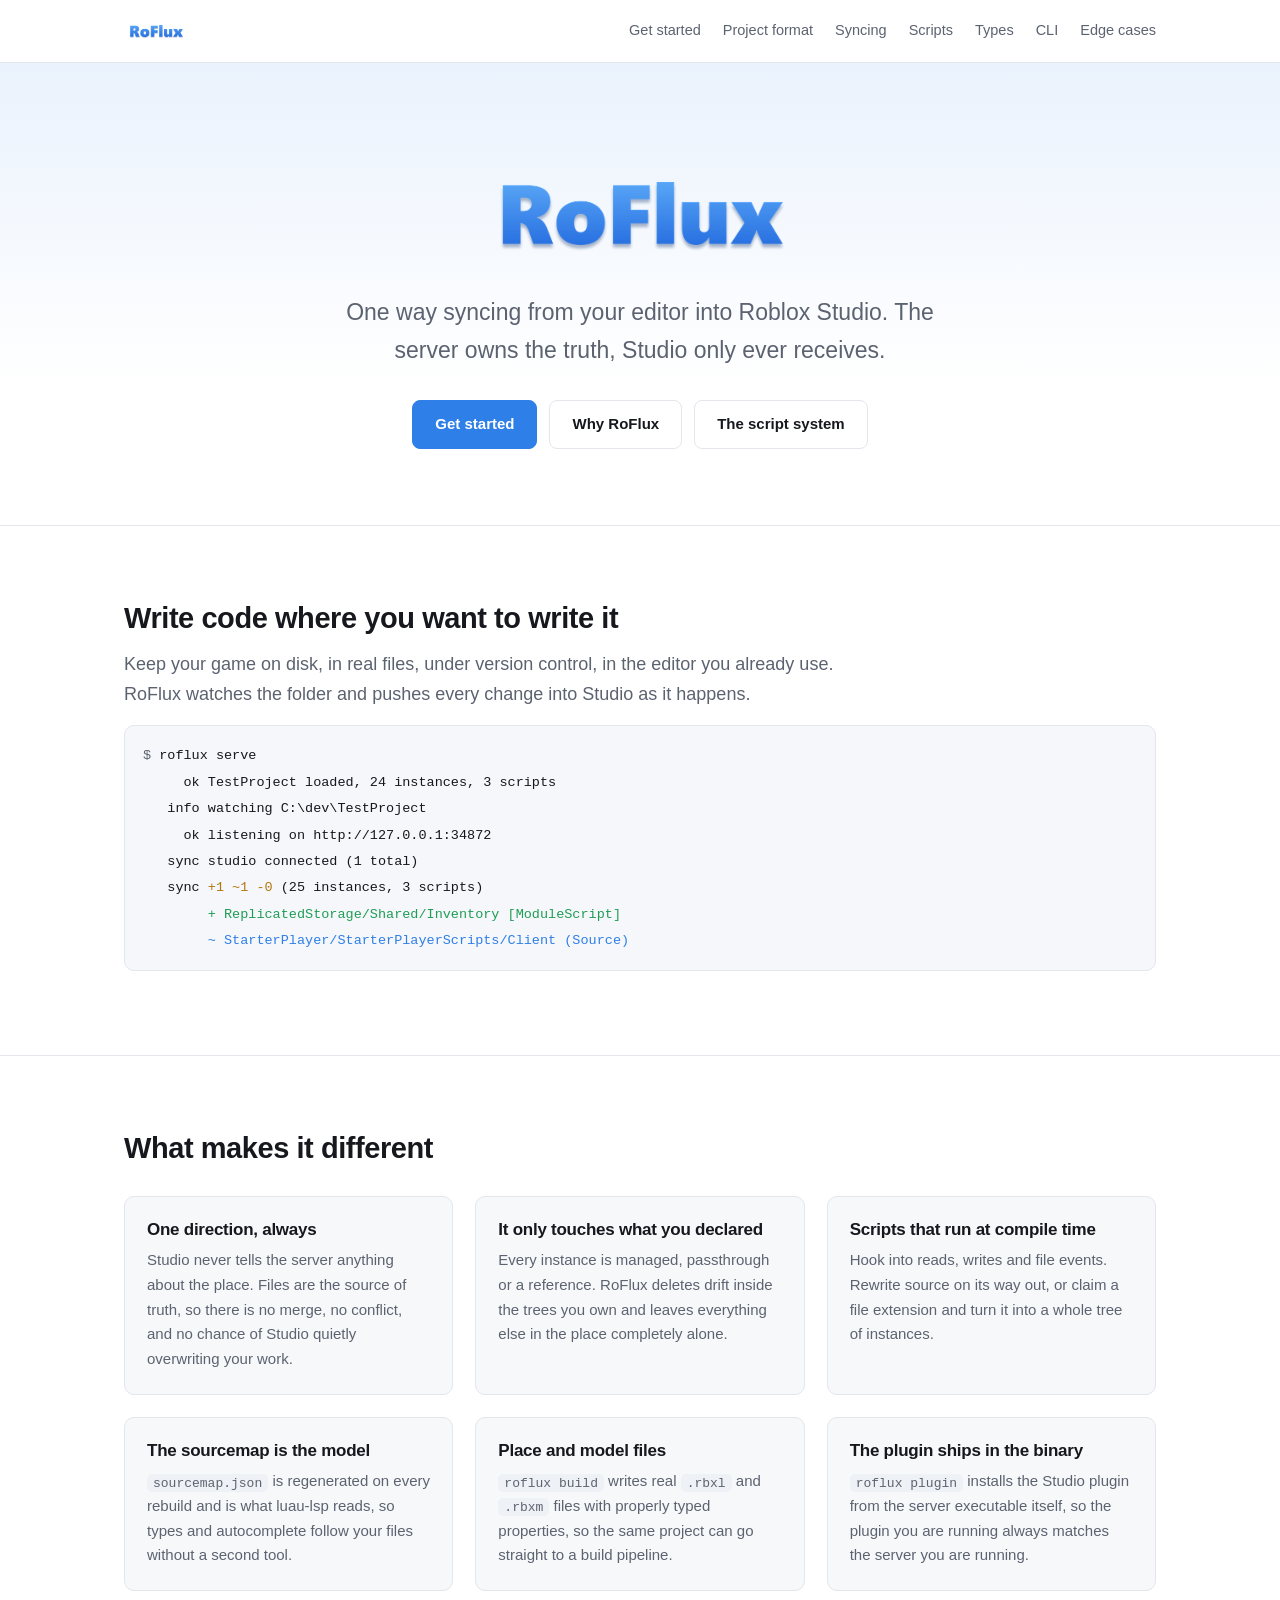
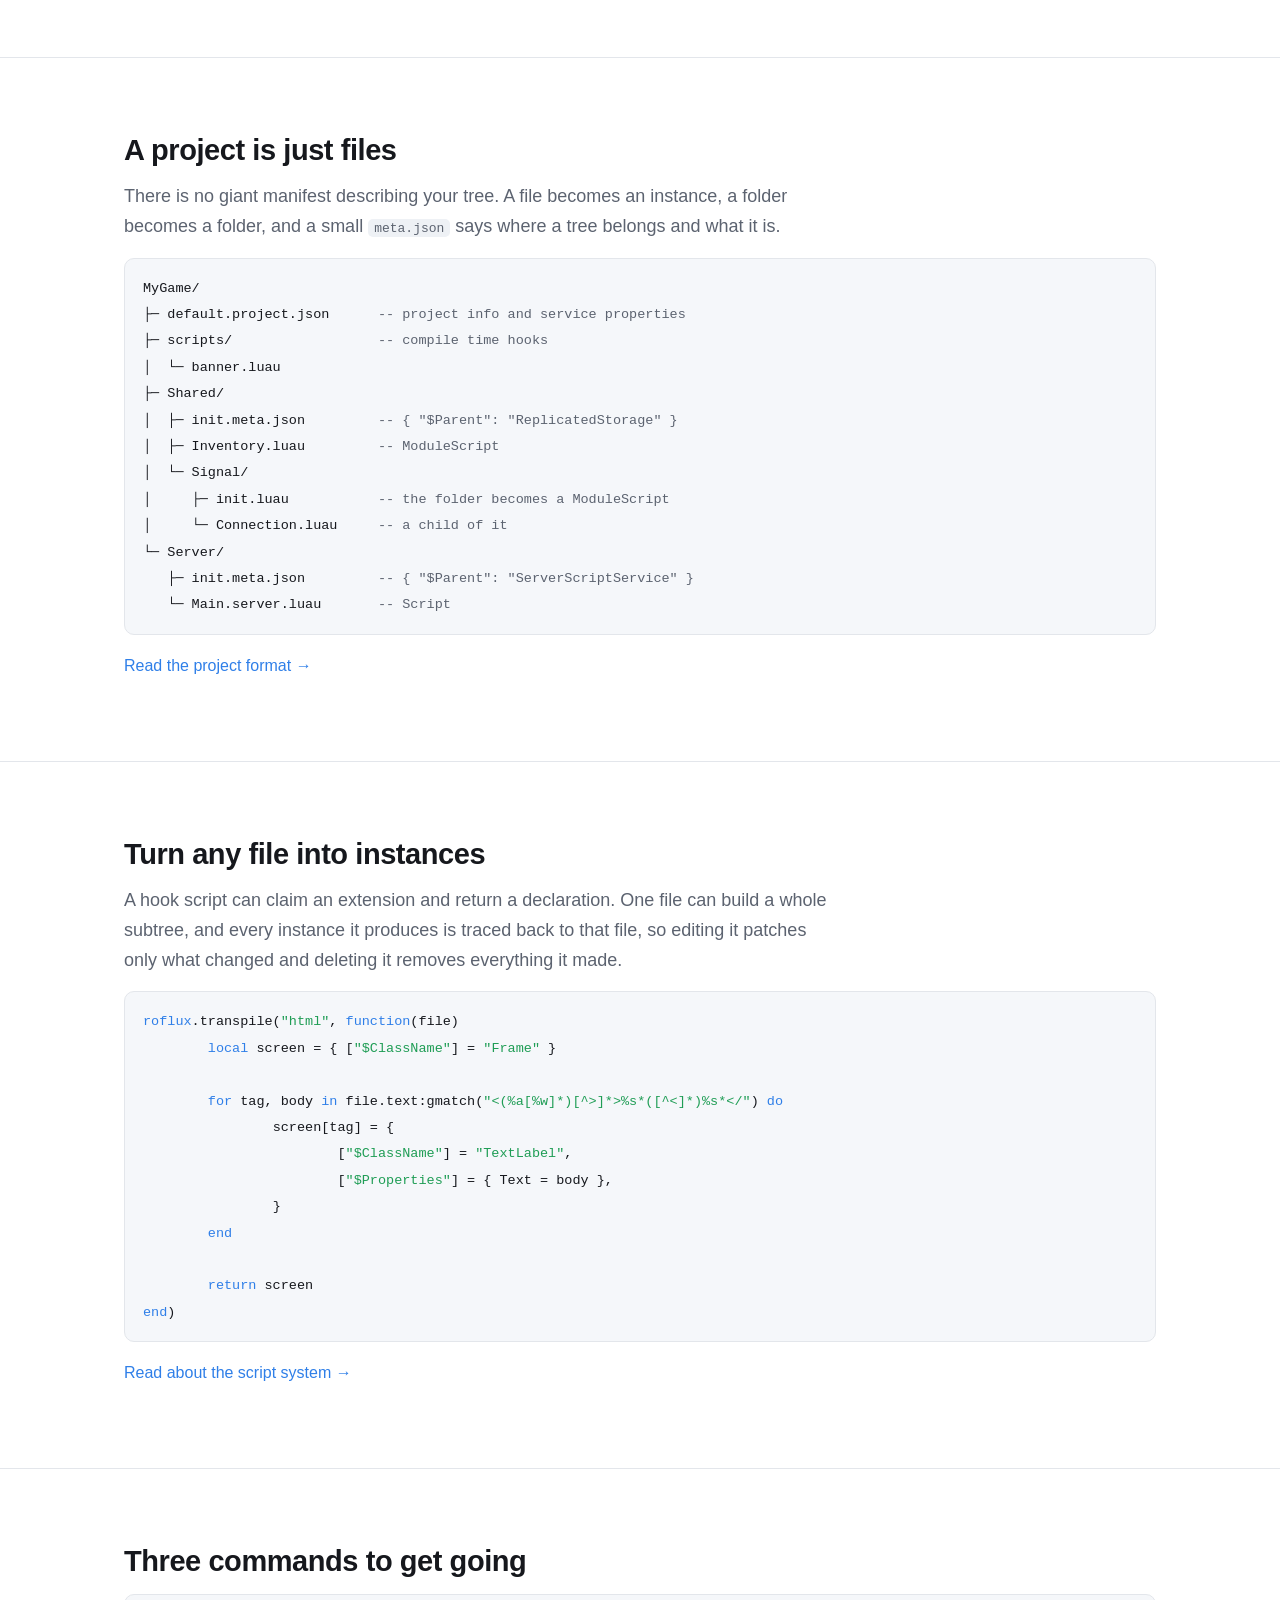
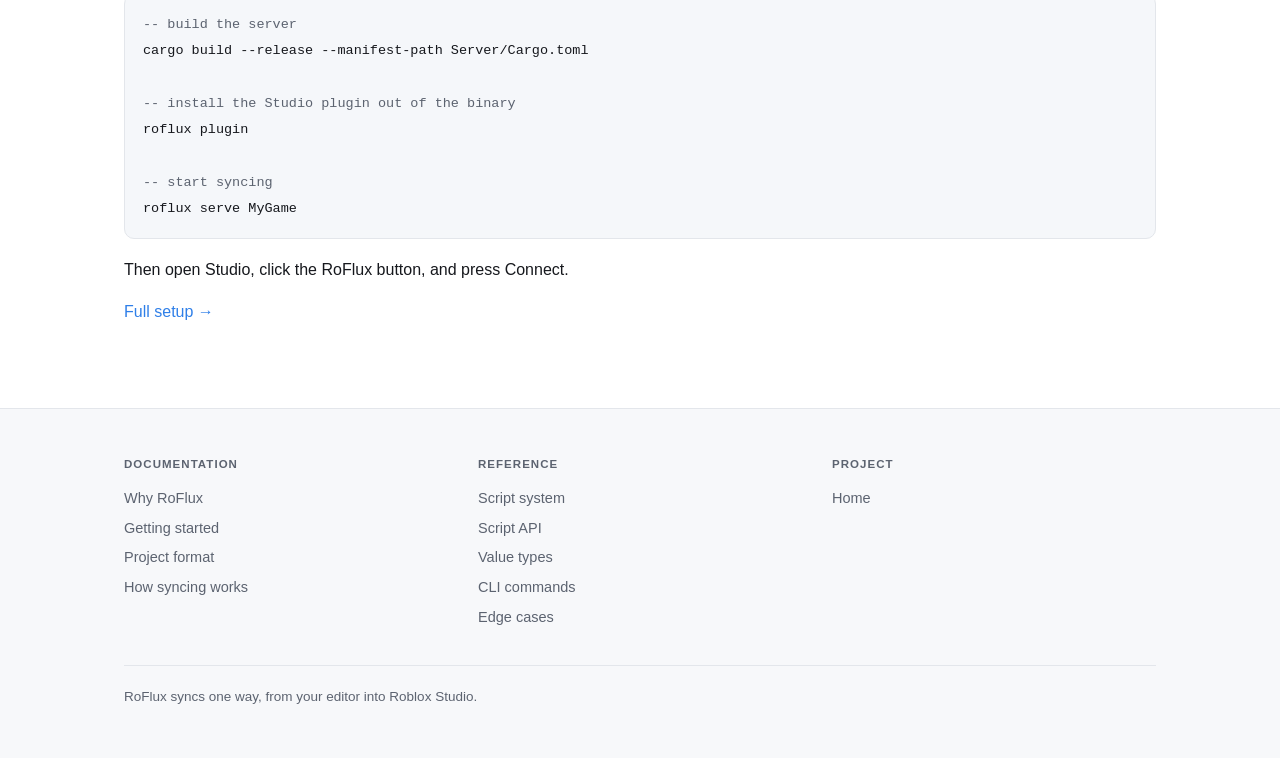
<file: docs/index.html>
<!doctype html>
<html lang="en">
<head>
<meta charset="utf-8">
<meta name="viewport" content="width=device-width, initial-scale=1">
<title>RoFlux</title>
<meta name="description" content="One way syncing from your editor into Roblox Studio, with a compile time script system.">
<link rel="icon" href="assets/RoFlux_icon_512.png">
<link rel="stylesheet" href="assets/style.css">
</head>
<body>

<nav class="nav">
	<div class="wrap nav-inner">
		<a class="nav-logo" href="index.html"><img src="assets/RoFlux_wordmark.png" alt="RoFlux"></a>
		<div class="nav-links">
			<a href="getting-started.html">Get started</a>
			<a href="project.html">Project format</a>
			<a href="syncing.html">Syncing</a>
			<a href="scripts.html">Scripts</a>
			<a href="types.html">Types</a>
			<a href="cli.html">CLI</a>
			<a href="edge-cases.html">Edge cases</a>
		</div>
	</div>
</nav>

<header class="hero">
	<div class="wrap">
		<img class="mark" src="assets/RoFlux_wordmark.png" alt="RoFlux">
		<p class="tagline">One way syncing from your editor into Roblox Studio. The server owns the truth, Studio only ever receives.</p>
		<div class="buttons">
			<a class="btn primary" href="getting-started.html">Get started</a>
			<a class="btn" href="why.html">Why RoFlux</a>
			<a class="btn" href="scripts.html">The script system</a>
		</div>
	</div>
</header>

<section>
	<div class="wrap">
		<h2>Write code where you want to write it</h2>
		<p class="lede">Keep your game on disk, in real files, under version control, in the editor you already use. RoFlux watches the folder and pushes every change into Studio as it happens.</p>
<pre><code><span class="tok-c">$</span> roflux serve
     ok TestProject loaded, 24 instances, 3 scripts
   info watching C:\dev\TestProject
     ok listening on http://127.0.0.1:34872
   sync studio connected (1 total)
   sync <span class="tok-a">+1 ~1 -0</span> (25 instances, 3 scripts)
        <span class="tok-s">+ ReplicatedStorage/Shared/Inventory [ModuleScript]</span>
        <span class="tok-k">~ StarterPlayer/StarterPlayerScripts/Client (Source)</span></code></pre>
	</div>
</section>

<section>
	<div class="wrap">
		<h2>What makes it different</h2>
		<div class="grid">
			<div class="card">
				<h3>One direction, always</h3>
				<p>Studio never tells the server anything about the place. Files are the source of truth, so there is no merge, no conflict, and no chance of Studio quietly overwriting your work.</p>
			</div>
			<div class="card">
				<h3>It only touches what you declared</h3>
				<p>Every instance is managed, passthrough or a reference. RoFlux deletes drift inside the trees you own and leaves everything else in the place completely alone.</p>
			</div>
			<div class="card">
				<h3>Scripts that run at compile time</h3>
				<p>Hook into reads, writes and file events. Rewrite source on its way out, or claim a file extension and turn it into a whole tree of instances.</p>
			</div>
			<div class="card">
				<h3>The sourcemap is the model</h3>
				<p><code>sourcemap.json</code> is regenerated on every rebuild and is what luau-lsp reads, so types and autocomplete follow your files without a second tool.</p>
			</div>
			<div class="card">
				<h3>Place and model files</h3>
				<p><code>roflux build</code> writes real <code>.rbxl</code> and <code>.rbxm</code> files with properly typed properties, so the same project can go straight to a build pipeline.</p>
			</div>
			<div class="card">
				<h3>The plugin ships in the binary</h3>
				<p><code>roflux plugin</code> installs the Studio plugin from the server executable itself, so the plugin you are running always matches the server you are running.</p>
			</div>
		</div>
	</div>
</section>

<section>
	<div class="wrap">
		<h2>A project is just files</h2>
		<p class="lede">There is no giant manifest describing your tree. A file becomes an instance, a folder becomes a folder, and a small <code>meta.json</code> says where a tree belongs and what it is.</p>
<pre><code>MyGame/
├─ default.project.json      <span class="tok-c">-- project info and service properties</span>
├─ scripts/                  <span class="tok-c">-- compile time hooks</span>
│  └─ banner.luau
├─ Shared/
│  ├─ init.meta.json         <span class="tok-c">-- { "$Parent": "ReplicatedStorage" }</span>
│  ├─ Inventory.luau         <span class="tok-c">-- ModuleScript</span>
│  └─ Signal/
│     ├─ init.luau           <span class="tok-c">-- the folder becomes a ModuleScript</span>
│     └─ Connection.luau     <span class="tok-c">-- a child of it</span>
└─ Server/
   ├─ init.meta.json         <span class="tok-c">-- { "$Parent": "ServerScriptService" }</span>
   └─ Main.server.luau       <span class="tok-c">-- Script</span></code></pre>
		<p><a href="project.html">Read the project format &rarr;</a></p>
	</div>
</section>

<section>
	<div class="wrap">
		<h2>Turn any file into instances</h2>
		<p class="lede">A hook script can claim an extension and return a declaration. One file can build a whole subtree, and every instance it produces is traced back to that file, so editing it patches only what changed and deleting it removes everything it made.</p>
<pre><code><span class="tok-k">roflux</span>.transpile(<span class="tok-s">"html"</span>, <span class="tok-k">function</span>(file)
	<span class="tok-k">local</span> screen = { [<span class="tok-s">"$ClassName"</span>] = <span class="tok-s">"Frame"</span> }

	<span class="tok-k">for</span> tag, body <span class="tok-k">in</span> file.text:gmatch(<span class="tok-s">"&lt;(%a[%w]*)[^&gt;]*&gt;%s*([^&lt;]*)%s*&lt;/"</span>) <span class="tok-k">do</span>
		screen[tag] = {
			[<span class="tok-s">"$ClassName"</span>] = <span class="tok-s">"TextLabel"</span>,
			[<span class="tok-s">"$Properties"</span>] = { Text = body },
		}
	<span class="tok-k">end</span>

	<span class="tok-k">return</span> screen
<span class="tok-k">end</span>)</code></pre>
		<p><a href="scripts.html">Read about the script system &rarr;</a></p>
	</div>
</section>

<section>
	<div class="wrap">
		<h2>Three commands to get going</h2>
<pre><code><span class="tok-c">-- build the server</span>
cargo build --release --manifest-path Server/Cargo.toml

<span class="tok-c">-- install the Studio plugin out of the binary</span>
roflux plugin

<span class="tok-c">-- start syncing</span>
roflux serve MyGame</code></pre>
		<p>Then open Studio, click the RoFlux button, and press Connect.</p>
		<p><a href="getting-started.html">Full setup &rarr;</a></p>
	</div>
</section>

<footer>
	<div class="wrap">
		<div class="foot-grid">
			<div>
				<h6>Documentation</h6>
				<a href="why.html">Why RoFlux</a>
				<a href="getting-started.html">Getting started</a>
				<a href="project.html">Project format</a>
				<a href="syncing.html">How syncing works</a>
			</div>
			<div>
				<h6>Reference</h6>
				<a href="scripts.html">Script system</a>
				<a href="script-api.html">Script API</a>
				<a href="types.html">Value types</a>
				<a href="cli.html">CLI commands</a>
				<a href="edge-cases.html">Edge cases</a>
			</div>
			<div>
				<h6>Project</h6>
				<a href="index.html">Home</a>
			</div>
		</div>
		<p class="foot-note">RoFlux syncs one way, from your editor into Roblox Studio.</p>
	</div>
</footer>

</body>
</html>
</file>
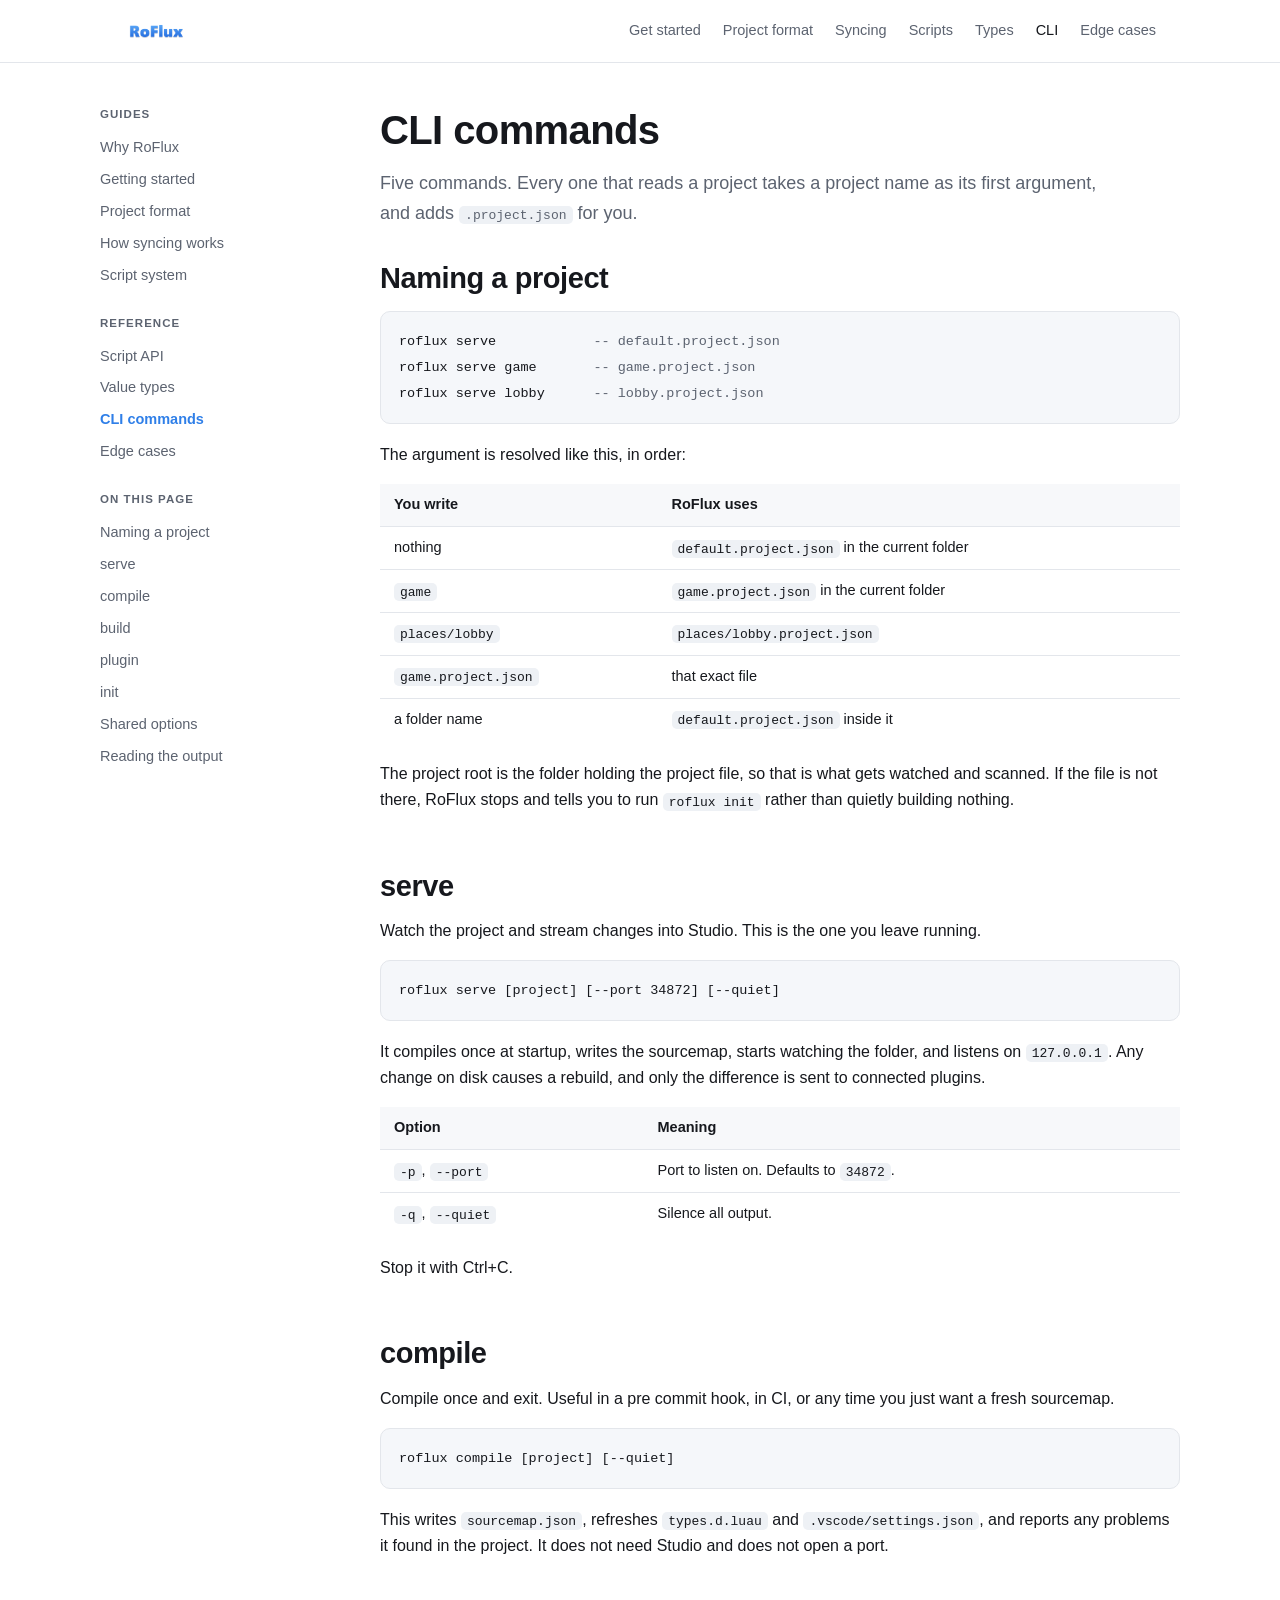
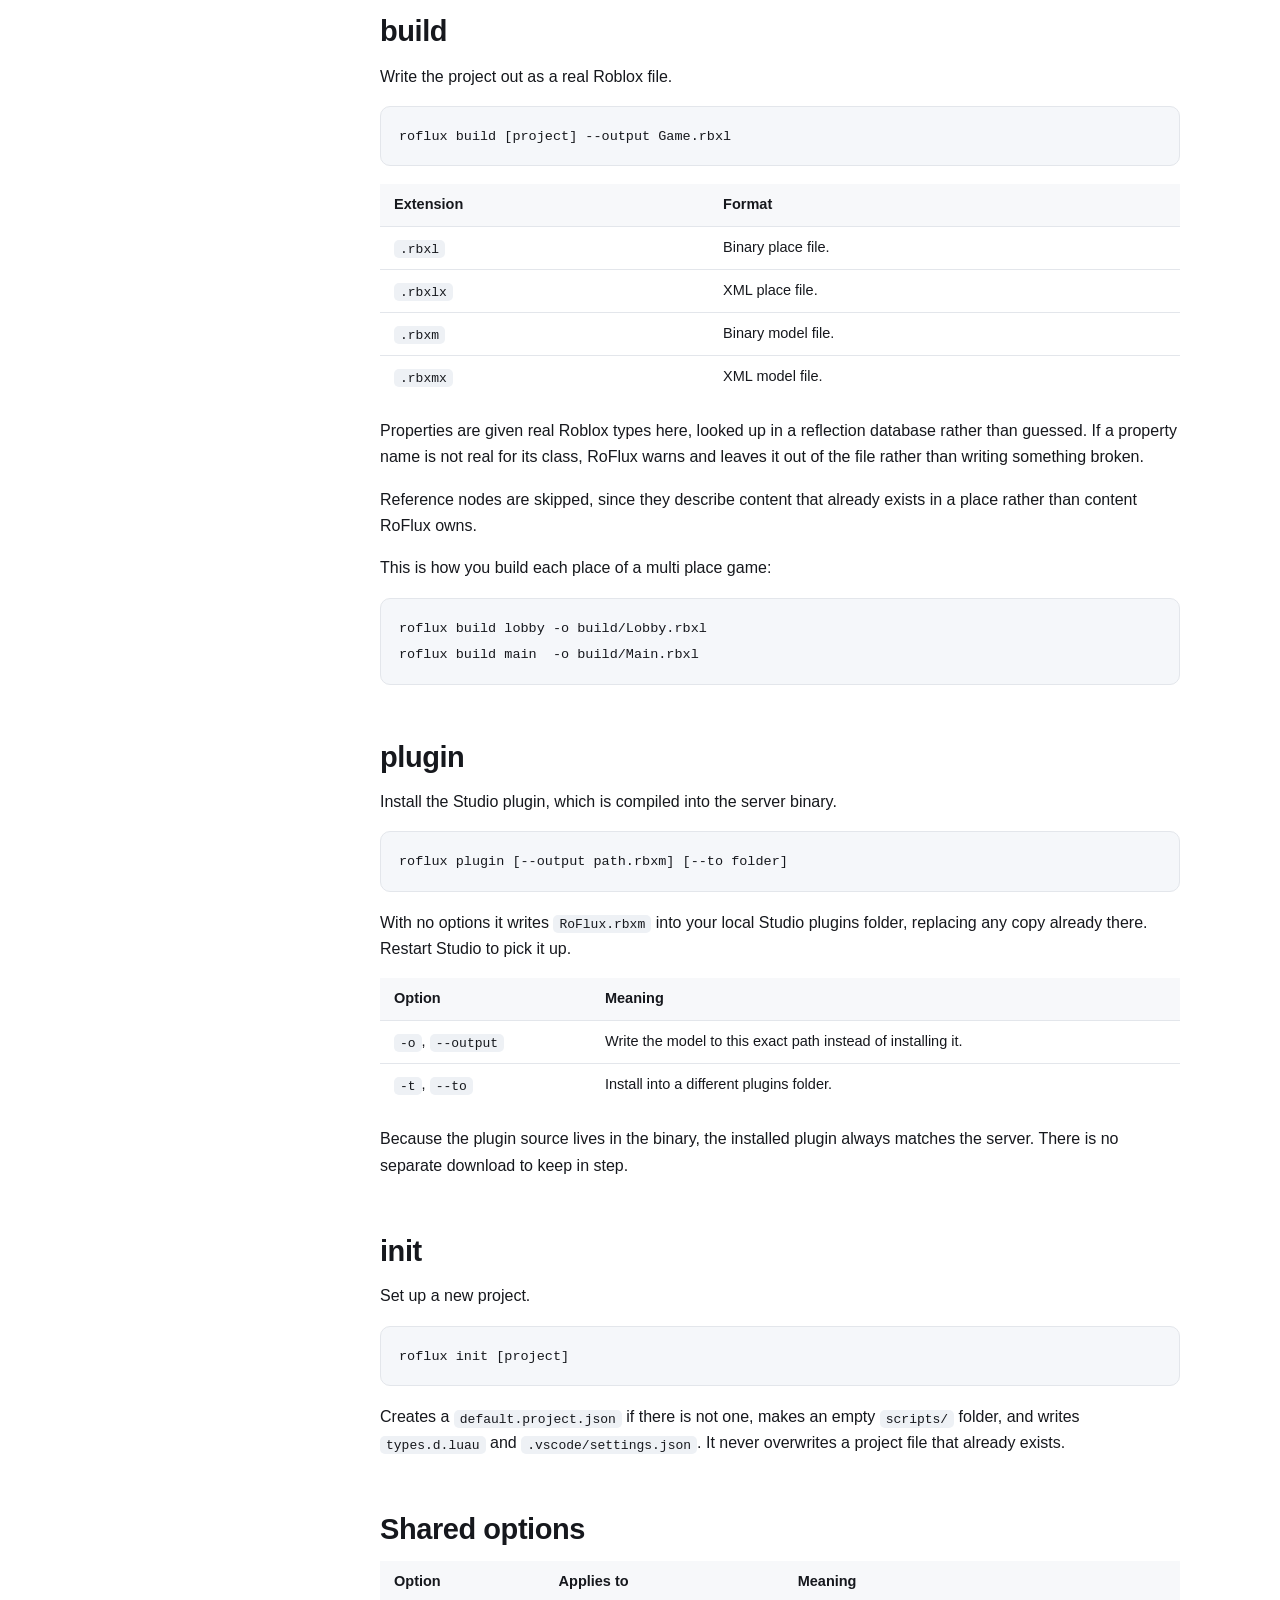
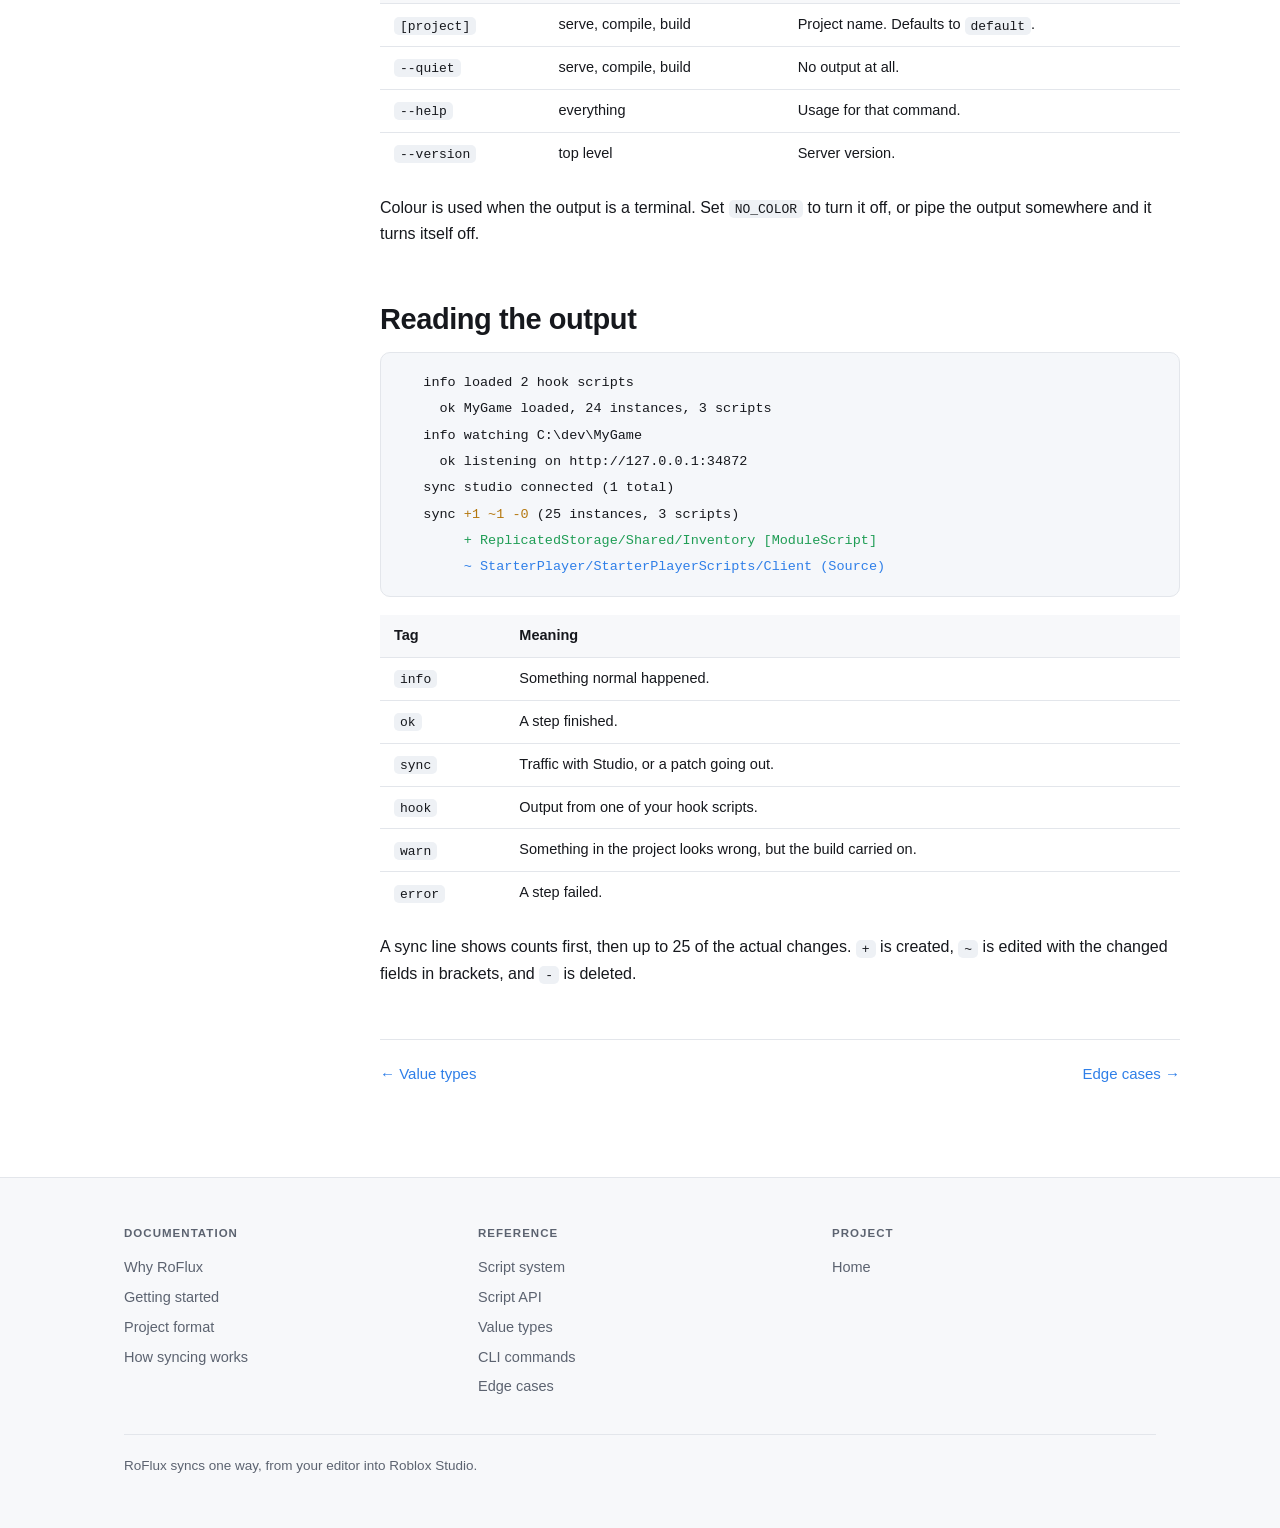
<file: docs/cli.html>
<!doctype html>
<html lang="en">
<head>
<meta charset="utf-8">
<meta name="viewport" content="width=device-width, initial-scale=1">
<title>CLI commands &middot; RoFlux</title>
<link rel="icon" href="assets/RoFlux_icon_512.png">
<link rel="stylesheet" href="assets/style.css">
</head>
<body>

<nav class="nav">
	<div class="wrap nav-inner">
		<a class="nav-logo" href="index.html"><img src="assets/RoFlux_wordmark.png" alt="RoFlux"></a>
		<div class="nav-links">
			<a href="getting-started.html">Get started</a>
			<a href="project.html">Project format</a>
			<a href="syncing.html">Syncing</a>
			<a href="scripts.html">Scripts</a>
			<a href="types.html">Types</a>
			<a href="cli.html" class="active">CLI</a>
			<a href="edge-cases.html">Edge cases</a>
		</div>
	</div>
</nav>

<div class="wrap docs">
	<aside class="side">
		<h5>Guides</h5>
		<a href="why.html">Why RoFlux</a>
		<a href="getting-started.html">Getting started</a>
		<a href="project.html">Project format</a>
		<a href="syncing.html">How syncing works</a>
		<a href="scripts.html">Script system</a>
		<h5>Reference</h5>
		<a href="script-api.html">Script API</a>
		<a href="types.html">Value types</a>
		<a href="cli.html" class="active">CLI commands</a>
		<a href="edge-cases.html">Edge cases</a>
		<h5>On this page</h5>
		<a href="#naming">Naming a project</a>
		<a href="#serve">serve</a>
		<a href="#compile">compile</a>
		<a href="#build">build</a>
		<a href="#plugin">plugin</a>
		<a href="#init">init</a>
		<a href="#shared">Shared options</a>
		<a href="#output">Reading the output</a>
	</aside>

	<main class="content">
		<h1>CLI commands</h1>
		<p class="lede">Five commands. Every one that reads a project takes a project name as its first argument, and adds <code>.project.json</code> for you.</p>

		<h2 id="naming">Naming a project</h2>
<pre><code>roflux serve            <span class="tok-c">-- default.project.json</span>
roflux serve game       <span class="tok-c">-- game.project.json</span>
roflux serve lobby      <span class="tok-c">-- lobby.project.json</span></code></pre>
		<p>The argument is resolved like this, in order:</p>
		<div class="table-wrap">
		<table>
			<thead><tr><th>You write</th><th>RoFlux uses</th></tr></thead>
			<tbody>
				<tr><td>nothing</td><td><code>default.project.json</code> in the current folder</td></tr>
				<tr><td><code>game</code></td><td><code>game.project.json</code> in the current folder</td></tr>
				<tr><td><code>places/lobby</code></td><td><code>places/lobby.project.json</code></td></tr>
				<tr><td><code>game.project.json</code></td><td>that exact file</td></tr>
				<tr><td>a folder name</td><td><code>default.project.json</code> inside it</td></tr>
			</tbody>
		</table>
		</div>
		<p>The project root is the folder holding the project file, so that is what gets watched and scanned. If the file is not there, RoFlux stops and tells you to run <code>roflux init</code> rather than quietly building nothing.</p>

		<h2 id="serve">serve</h2>
		<p>Watch the project and stream changes into Studio. This is the one you leave running.</p>
<pre><code>roflux serve [project] [--port 34872] [--quiet]</code></pre>
		<p>It compiles once at startup, writes the sourcemap, starts watching the folder, and listens on <code>127.0.0.1</code>. Any change on disk causes a rebuild, and only the difference is sent to connected plugins.</p>
		<div class="table-wrap">
		<table>
			<thead><tr><th>Option</th><th>Meaning</th></tr></thead>
			<tbody>
				<tr><td><code>-p</code>, <code>--port</code></td><td>Port to listen on. Defaults to <code>34872</code>.</td></tr>
				<tr><td><code>-q</code>, <code>--quiet</code></td><td>Silence all output.</td></tr>
			</tbody>
		</table>
		</div>
		<p>Stop it with Ctrl+C.</p>

		<h2 id="compile">compile</h2>
		<p>Compile once and exit. Useful in a pre commit hook, in CI, or any time you just want a fresh sourcemap.</p>
<pre><code>roflux compile [project] [--quiet]</code></pre>
		<p>This writes <code>sourcemap.json</code>, refreshes <code>types.d.luau</code> and <code>.vscode/settings.json</code>, and reports any problems it found in the project. It does not need Studio and does not open a port.</p>

		<h2 id="build">build</h2>
		<p>Write the project out as a real Roblox file.</p>
<pre><code>roflux build [project] --output Game.rbxl</code></pre>
		<div class="table-wrap">
		<table>
			<thead><tr><th>Extension</th><th>Format</th></tr></thead>
			<tbody>
				<tr><td><code>.rbxl</code></td><td>Binary place file.</td></tr>
				<tr><td><code>.rbxlx</code></td><td>XML place file.</td></tr>
				<tr><td><code>.rbxm</code></td><td>Binary model file.</td></tr>
				<tr><td><code>.rbxmx</code></td><td>XML model file.</td></tr>
			</tbody>
		</table>
		</div>
		<p>Properties are given real Roblox types here, looked up in a reflection database rather than guessed. If a property name is not real for its class, RoFlux warns and leaves it out of the file rather than writing something broken.</p>
		<p>Reference nodes are skipped, since they describe content that already exists in a place rather than content RoFlux owns.</p>
		<p>This is how you build each place of a multi place game:</p>
<pre><code>roflux build lobby -o build/Lobby.rbxl
roflux build main  -o build/Main.rbxl</code></pre>

		<h2 id="plugin">plugin</h2>
		<p>Install the Studio plugin, which is compiled into the server binary.</p>
<pre><code>roflux plugin [--output path.rbxm] [--to folder]</code></pre>
		<p>With no options it writes <code>RoFlux.rbxm</code> into your local Studio plugins folder, replacing any copy already there. Restart Studio to pick it up.</p>
		<div class="table-wrap">
		<table>
			<thead><tr><th>Option</th><th>Meaning</th></tr></thead>
			<tbody>
				<tr><td><code>-o</code>, <code>--output</code></td><td>Write the model to this exact path instead of installing it.</td></tr>
				<tr><td><code>-t</code>, <code>--to</code></td><td>Install into a different plugins folder.</td></tr>
			</tbody>
		</table>
		</div>
		<p>Because the plugin source lives in the binary, the installed plugin always matches the server. There is no separate download to keep in step.</p>

		<h2 id="init">init</h2>
		<p>Set up a new project.</p>
<pre><code>roflux init [project]</code></pre>
		<p>Creates a <code>default.project.json</code> if there is not one, makes an empty <code>scripts/</code> folder, and writes <code>types.d.luau</code> and <code>.vscode/settings.json</code>. It never overwrites a project file that already exists.</p>

		<h2 id="shared">Shared options</h2>
		<div class="table-wrap">
		<table>
			<thead><tr><th>Option</th><th>Applies to</th><th>Meaning</th></tr></thead>
			<tbody>
				<tr><td><code>[project]</code></td><td>serve, compile, build</td><td>Project name. Defaults to <code>default</code>.</td></tr>
				<tr><td><code>--quiet</code></td><td>serve, compile, build</td><td>No output at all.</td></tr>
				<tr><td><code>--help</code></td><td>everything</td><td>Usage for that command.</td></tr>
				<tr><td><code>--version</code></td><td>top level</td><td>Server version.</td></tr>
			</tbody>
		</table>
		</div>
		<p>Colour is used when the output is a terminal. Set <code>NO_COLOR</code> to turn it off, or pipe the output somewhere and it turns itself off.</p>

		<h2 id="output">Reading the output</h2>
<pre><code>   info loaded 2 hook scripts
     ok MyGame loaded, 24 instances, 3 scripts
   info watching C:\dev\MyGame
     ok listening on http://127.0.0.1:34872
   sync studio connected (1 total)
   sync <span class="tok-a">+1 ~1 -0</span> (25 instances, 3 scripts)
        <span class="tok-s">+ ReplicatedStorage/Shared/Inventory [ModuleScript]</span>
        <span class="tok-k">~ StarterPlayer/StarterPlayerScripts/Client (Source)</span></code></pre>
		<div class="table-wrap">
		<table>
			<thead><tr><th>Tag</th><th>Meaning</th></tr></thead>
			<tbody>
				<tr><td><code>info</code></td><td>Something normal happened.</td></tr>
				<tr><td><code>ok</code></td><td>A step finished.</td></tr>
				<tr><td><code>sync</code></td><td>Traffic with Studio, or a patch going out.</td></tr>
				<tr><td><code>hook</code></td><td>Output from one of your hook scripts.</td></tr>
				<tr><td><code>warn</code></td><td>Something in the project looks wrong, but the build carried on.</td></tr>
				<tr><td><code>error</code></td><td>A step failed.</td></tr>
			</tbody>
		</table>
		</div>
		<p>A sync line shows counts first, then up to 25 of the actual changes. <code>+</code> is created, <code>~</code> is edited with the changed fields in brackets, and <code>-</code> is deleted.</p>

		<div class="pager">
			<a href="types.html">&larr; Value types</a>
			<a href="edge-cases.html">Edge cases &rarr;</a>
		</div>
	</main>
</div>

<footer>
	<div class="wrap">
		<div class="foot-grid">
			<div>
				<h6>Documentation</h6>
				<a href="why.html">Why RoFlux</a>
				<a href="getting-started.html">Getting started</a>
				<a href="project.html">Project format</a>
				<a href="syncing.html">How syncing works</a>
			</div>
			<div>
				<h6>Reference</h6>
				<a href="scripts.html">Script system</a>
				<a href="script-api.html">Script API</a>
				<a href="types.html">Value types</a>
				<a href="cli.html">CLI commands</a>
				<a href="edge-cases.html">Edge cases</a>
			</div>
			<div>
				<h6>Project</h6>
				<a href="index.html">Home</a>
			</div>
		</div>
		<p class="foot-note">RoFlux syncs one way, from your editor into Roblox Studio.</p>
	</div>
</footer>

</body>
</html>
</file>
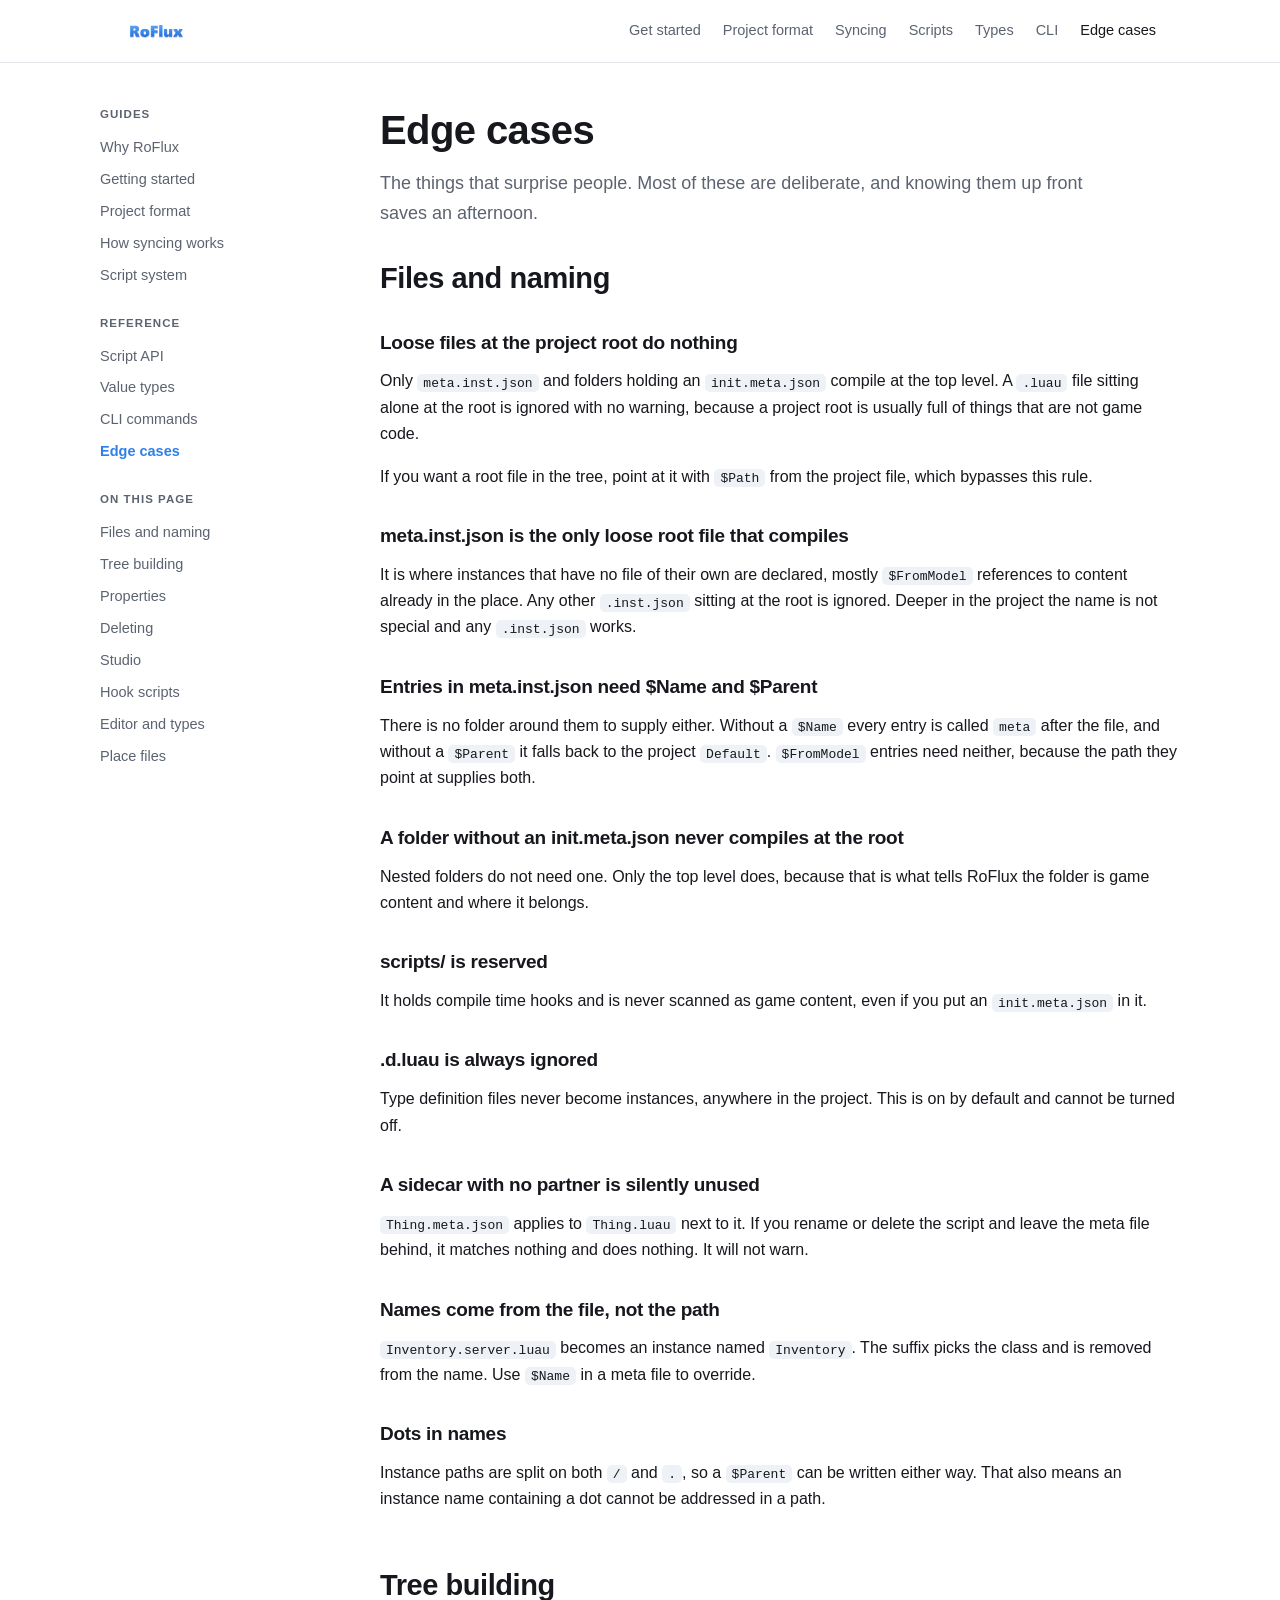
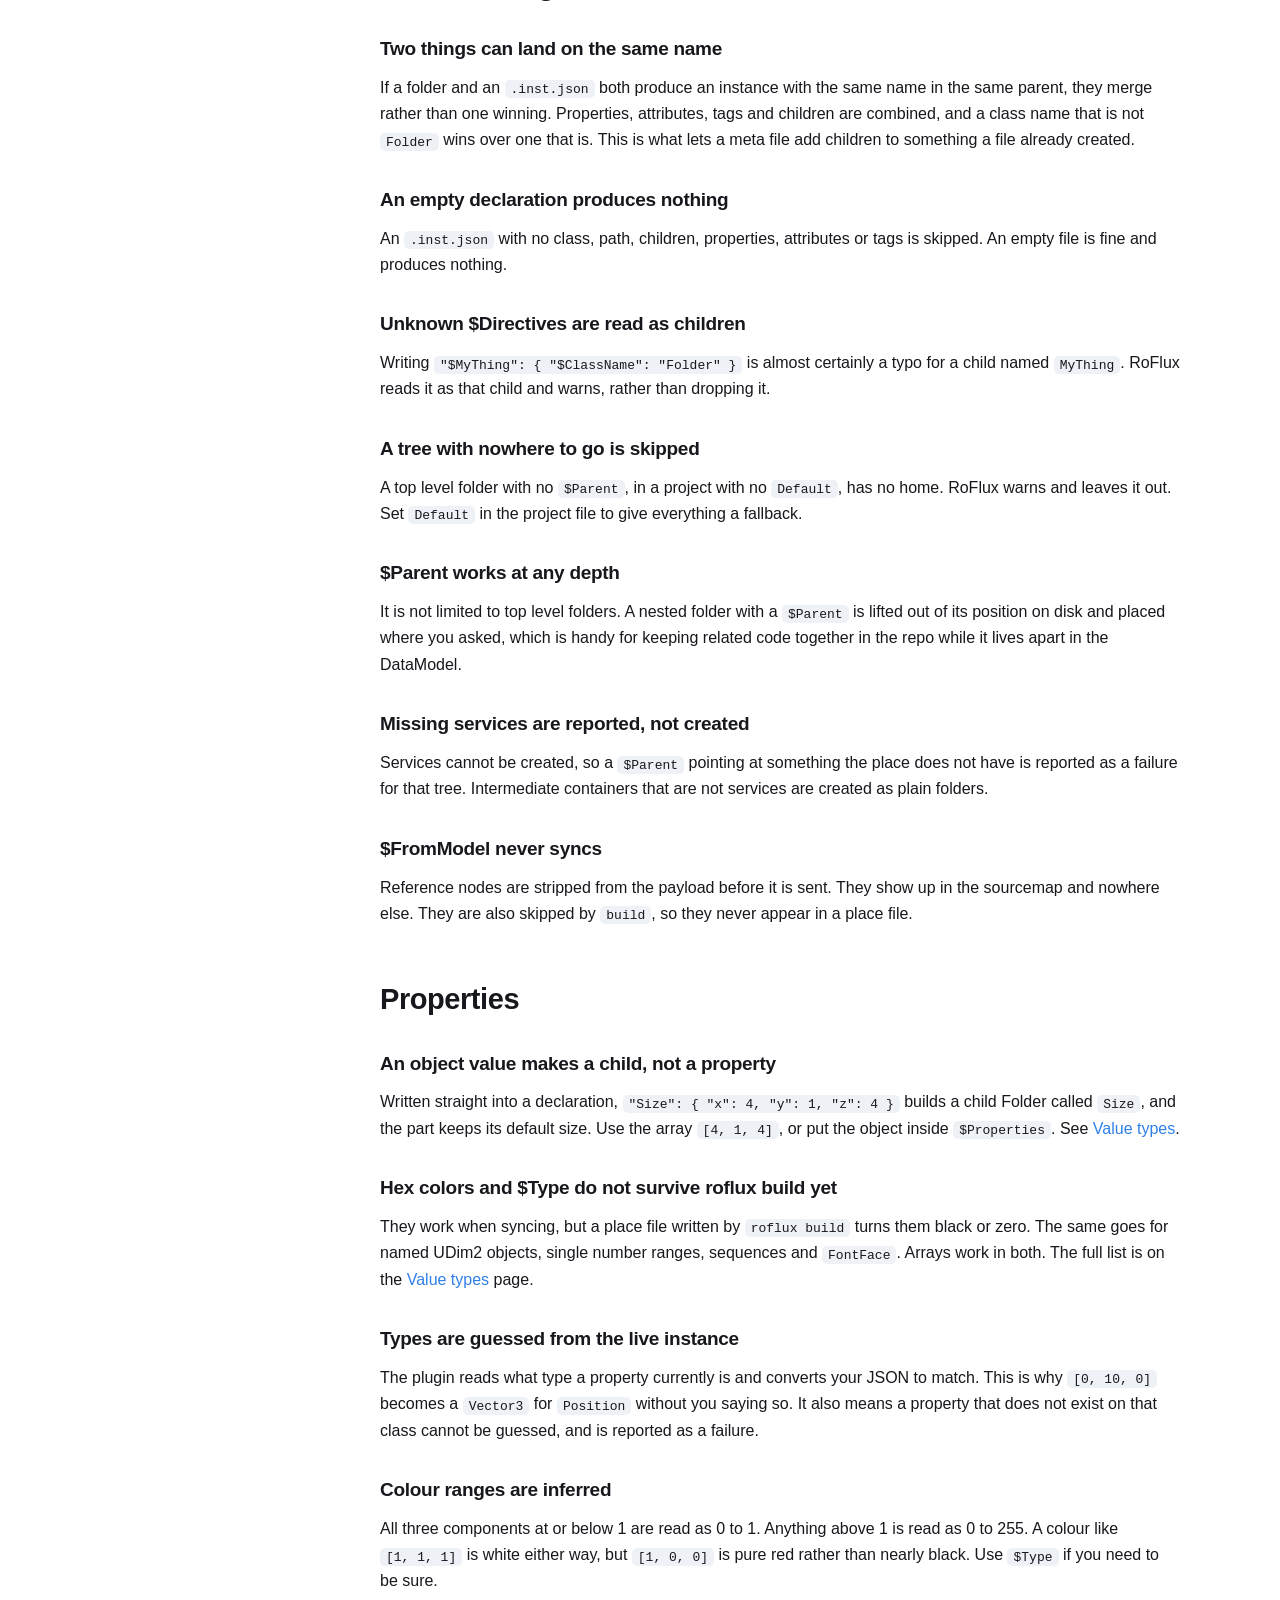
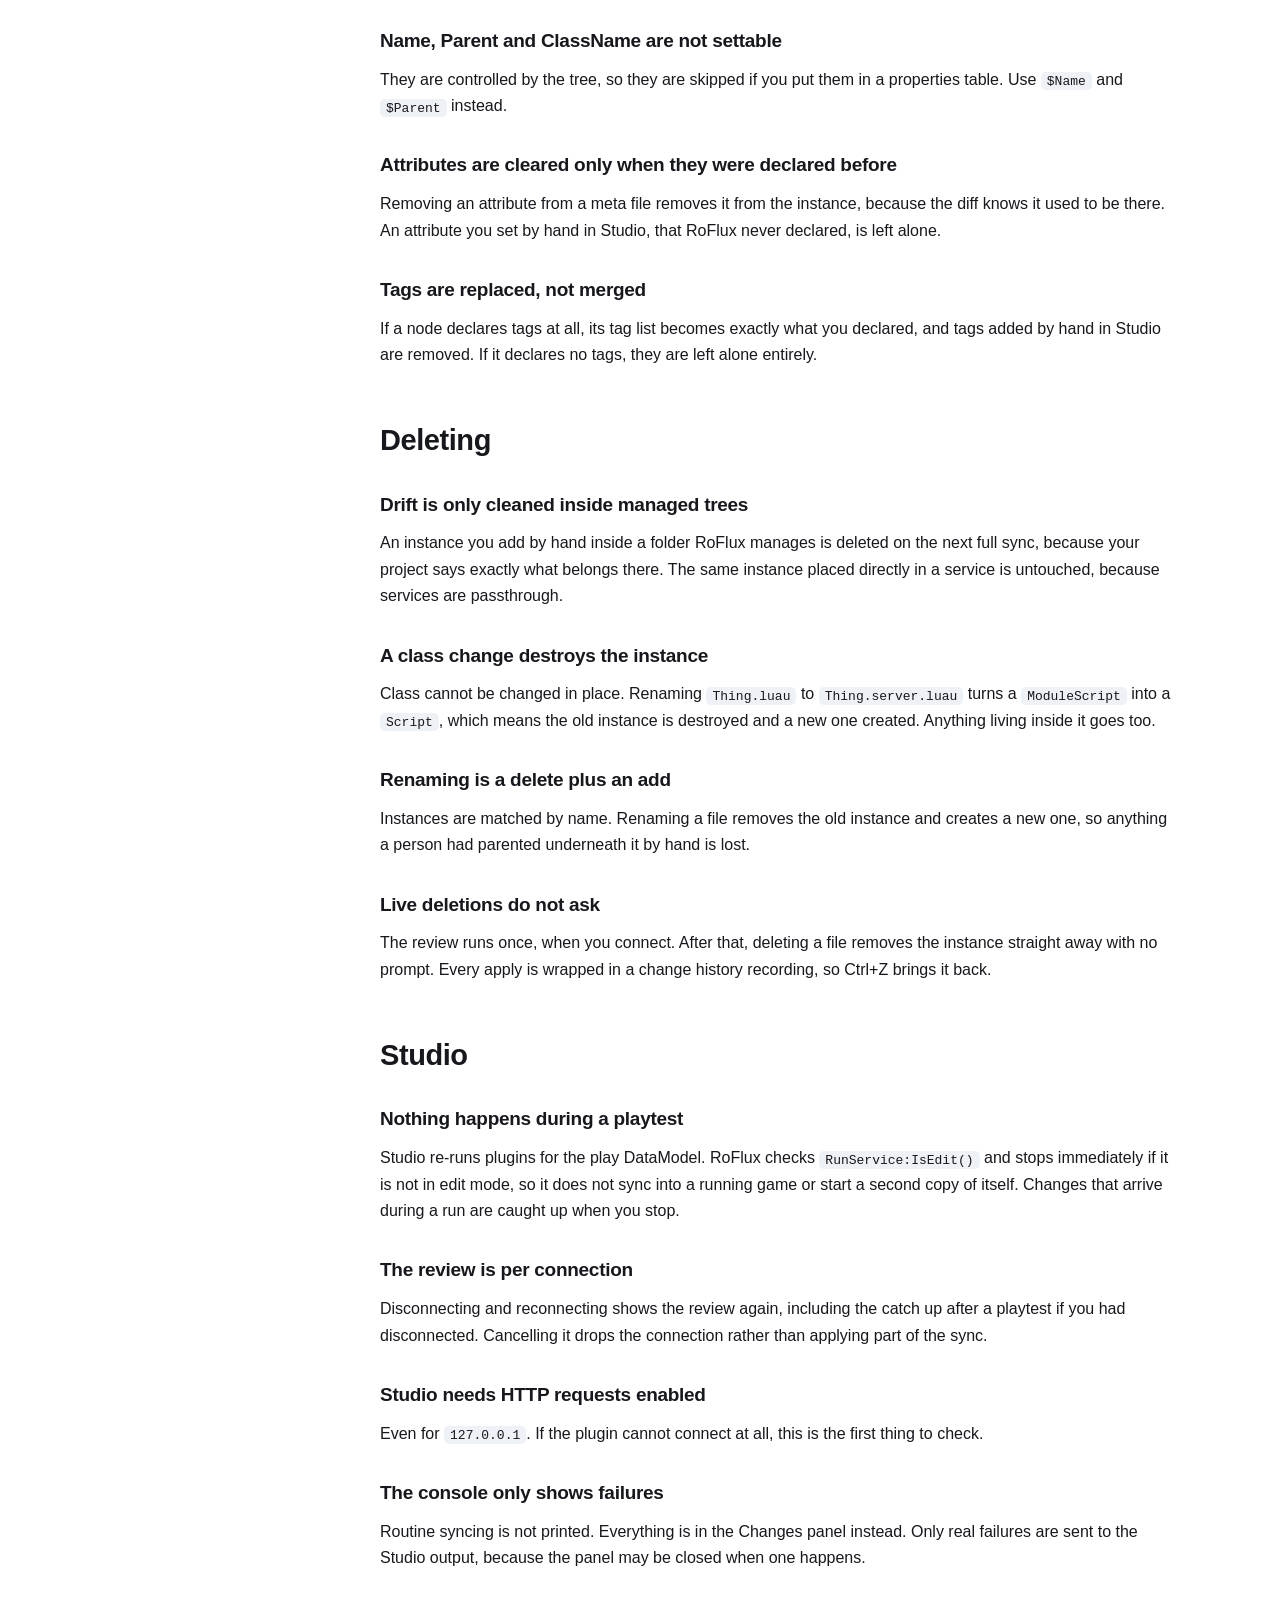
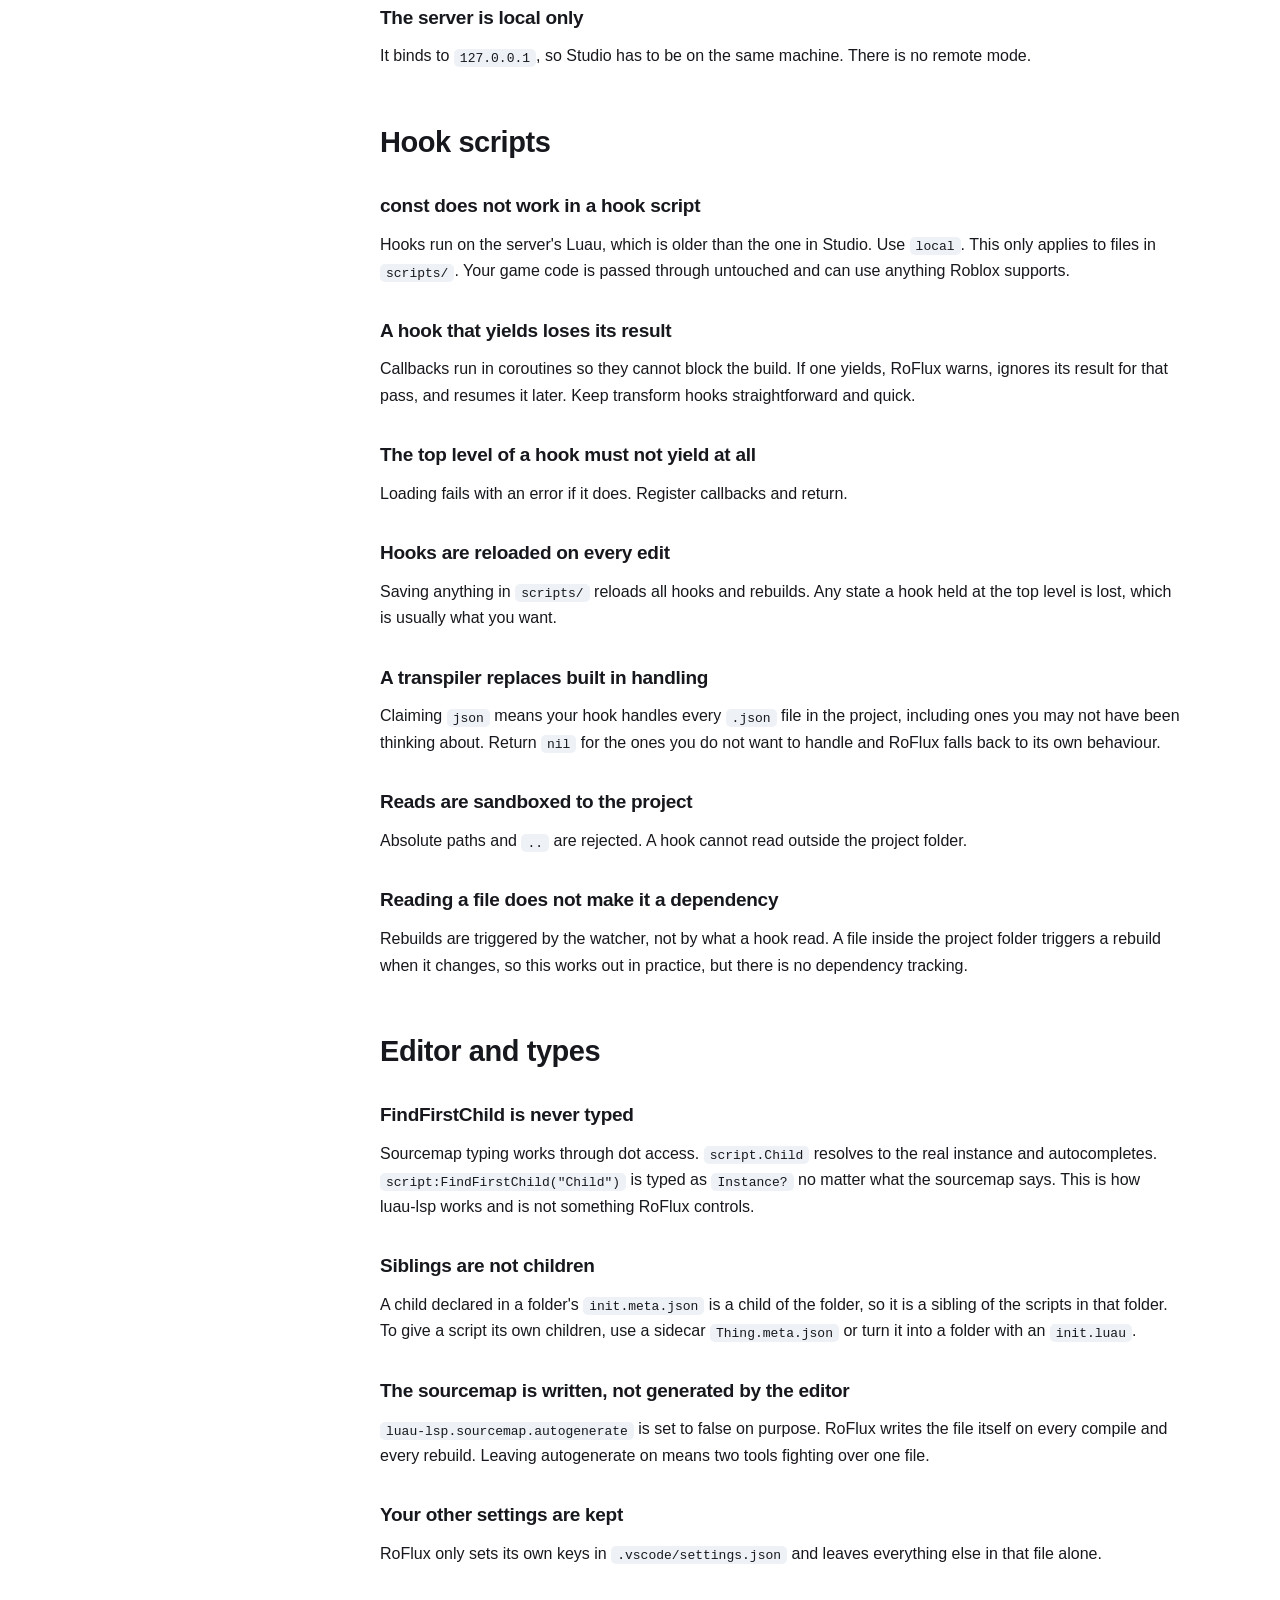
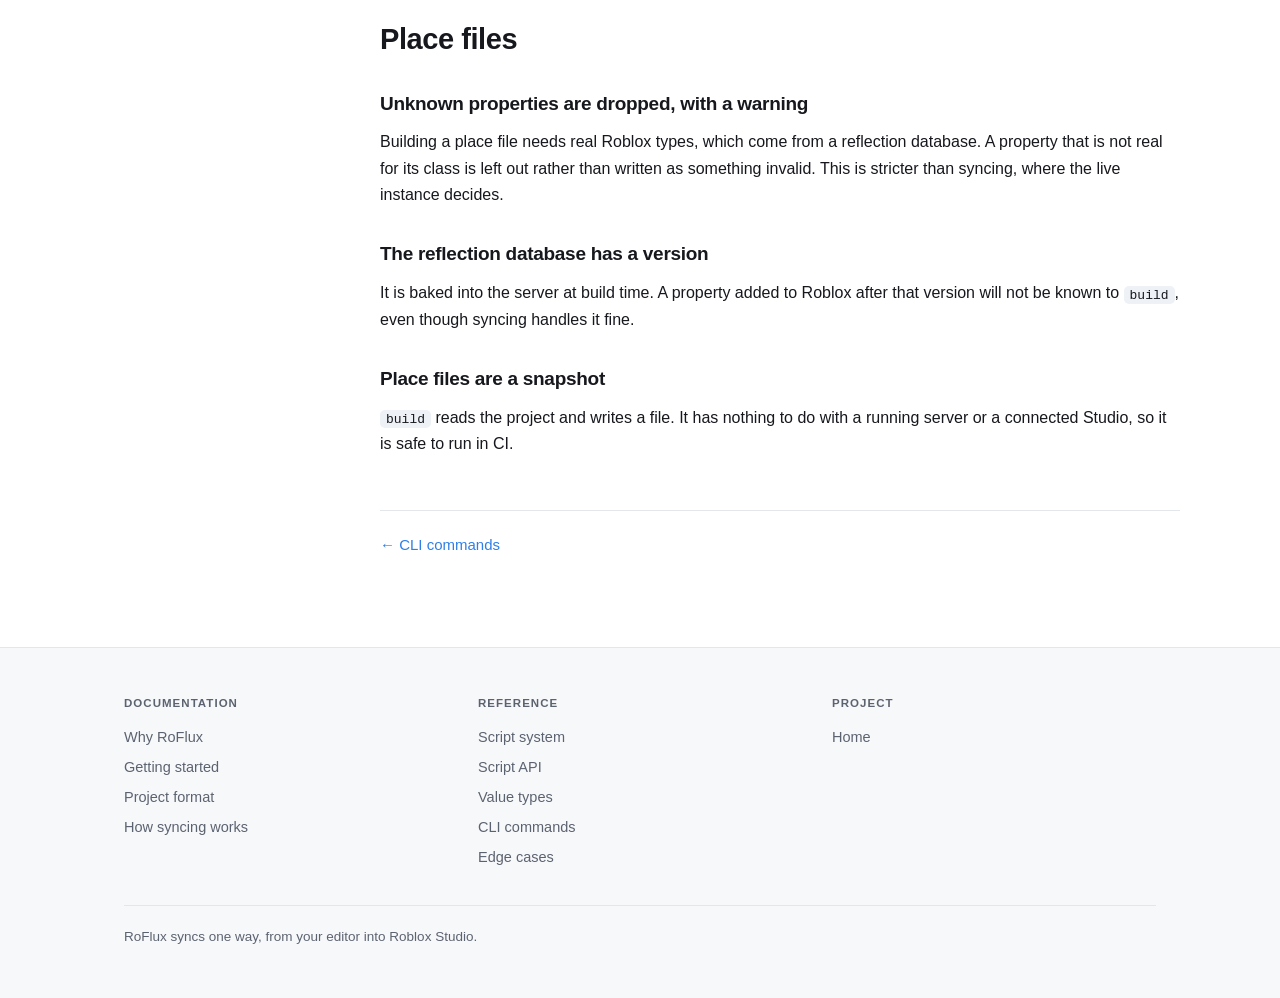
<file: docs/edge-cases.html>
<!doctype html>
<html lang="en">
<head>
<meta charset="utf-8">
<meta name="viewport" content="width=device-width, initial-scale=1">
<title>Edge cases &middot; RoFlux</title>
<link rel="icon" href="assets/RoFlux_icon_512.png">
<link rel="stylesheet" href="assets/style.css">
</head>
<body>

<nav class="nav">
	<div class="wrap nav-inner">
		<a class="nav-logo" href="index.html"><img src="assets/RoFlux_wordmark.png" alt="RoFlux"></a>
		<div class="nav-links">
			<a href="getting-started.html">Get started</a>
			<a href="project.html">Project format</a>
			<a href="syncing.html">Syncing</a>
			<a href="scripts.html">Scripts</a>
			<a href="types.html">Types</a>
			<a href="cli.html">CLI</a>
			<a href="edge-cases.html" class="active">Edge cases</a>
		</div>
	</div>
</nav>

<div class="wrap docs">
	<aside class="side">
		<h5>Guides</h5>
		<a href="why.html">Why RoFlux</a>
		<a href="getting-started.html">Getting started</a>
		<a href="project.html">Project format</a>
		<a href="syncing.html">How syncing works</a>
		<a href="scripts.html">Script system</a>
		<h5>Reference</h5>
		<a href="script-api.html">Script API</a>
		<a href="types.html">Value types</a>
		<a href="cli.html">CLI commands</a>
		<a href="edge-cases.html" class="active">Edge cases</a>
		<h5>On this page</h5>
		<a href="#files">Files and naming</a>
		<a href="#tree">Tree building</a>
		<a href="#props">Properties</a>
		<a href="#deleting">Deleting</a>
		<a href="#studio">Studio</a>
		<a href="#hooks">Hook scripts</a>
		<a href="#editor">Editor and types</a>
		<a href="#builds">Place files</a>
	</aside>

	<main class="content">
		<h1>Edge cases</h1>
		<p class="lede">The things that surprise people. Most of these are deliberate, and knowing them up front saves an afternoon.</p>

		<h2 id="files">Files and naming</h2>

		<h3>Loose files at the project root do nothing</h3>
		<p>Only <code>meta.inst.json</code> and folders holding an <code>init.meta.json</code> compile at the top level. A <code>.luau</code> file sitting alone at the root is ignored with no warning, because a project root is usually full of things that are not game code.</p>
		<p>If you want a root file in the tree, point at it with <code>$Path</code> from the project file, which bypasses this rule.</p>

		<h3>meta.inst.json is the only loose root file that compiles</h3>
		<p>It is where instances that have no file of their own are declared, mostly <code>$FromModel</code> references to content already in the place. Any other <code>.inst.json</code> sitting at the root is ignored. Deeper in the project the name is not special and any <code>.inst.json</code> works.</p>

		<h3>Entries in meta.inst.json need $Name and $Parent</h3>
		<p>There is no folder around them to supply either. Without a <code>$Name</code> every entry is called <code>meta</code> after the file, and without a <code>$Parent</code> it falls back to the project <code>Default</code>. <code>$FromModel</code> entries need neither, because the path they point at supplies both.</p>

		<h3>A folder without an init.meta.json never compiles at the root</h3>
		<p>Nested folders do not need one. Only the top level does, because that is what tells RoFlux the folder is game content and where it belongs.</p>

		<h3>scripts/ is reserved</h3>
		<p>It holds compile time hooks and is never scanned as game content, even if you put an <code>init.meta.json</code> in it.</p>

		<h3>.d.luau is always ignored</h3>
		<p>Type definition files never become instances, anywhere in the project. This is on by default and cannot be turned off.</p>

		<h3>A sidecar with no partner is silently unused</h3>
		<p><code>Thing.meta.json</code> applies to <code>Thing.luau</code> next to it. If you rename or delete the script and leave the meta file behind, it matches nothing and does nothing. It will not warn.</p>

		<h3>Names come from the file, not the path</h3>
		<p><code>Inventory.server.luau</code> becomes an instance named <code>Inventory</code>. The suffix picks the class and is removed from the name. Use <code>$Name</code> in a meta file to override.</p>

		<h3>Dots in names</h3>
		<p>Instance paths are split on both <code>/</code> and <code>.</code>, so a <code>$Parent</code> can be written either way. That also means an instance name containing a dot cannot be addressed in a path.</p>

		<h2 id="tree">Tree building</h2>

		<h3>Two things can land on the same name</h3>
		<p>If a folder and an <code>.inst.json</code> both produce an instance with the same name in the same parent, they merge rather than one winning. Properties, attributes, tags and children are combined, and a class name that is not <code>Folder</code> wins over one that is. This is what lets a meta file add children to something a file already created.</p>

		<h3>An empty declaration produces nothing</h3>
		<p>An <code>.inst.json</code> with no class, path, children, properties, attributes or tags is skipped. An empty file is fine and produces nothing.</p>

		<h3>Unknown $Directives are read as children</h3>
		<p>Writing <code>"$MyThing": { "$ClassName": "Folder" }</code> is almost certainly a typo for a child named <code>MyThing</code>. RoFlux reads it as that child and warns, rather than dropping it.</p>

		<h3>A tree with nowhere to go is skipped</h3>
		<p>A top level folder with no <code>$Parent</code>, in a project with no <code>Default</code>, has no home. RoFlux warns and leaves it out. Set <code>Default</code> in the project file to give everything a fallback.</p>

		<h3>$Parent works at any depth</h3>
		<p>It is not limited to top level folders. A nested folder with a <code>$Parent</code> is lifted out of its position on disk and placed where you asked, which is handy for keeping related code together in the repo while it lives apart in the DataModel.</p>

		<h3>Missing services are reported, not created</h3>
		<p>Services cannot be created, so a <code>$Parent</code> pointing at something the place does not have is reported as a failure for that tree. Intermediate containers that are not services are created as plain folders.</p>

		<h3>$FromModel never syncs</h3>
		<p>Reference nodes are stripped from the payload before it is sent. They show up in the sourcemap and nowhere else. They are also skipped by <code>build</code>, so they never appear in a place file.</p>

		<h2 id="props">Properties</h2>

		<h3>An object value makes a child, not a property</h3>
		<p>Written straight into a declaration, <code>"Size": { "x": 4, "y": 1, "z": 4 }</code> builds a child Folder called <code>Size</code>, and the part keeps its default size. Use the array <code>[4, 1, 4]</code>, or put the object inside <code>$Properties</code>. See <a href="types.html#rule">Value types</a>.</p>

		<h3>Hex colors and $Type do not survive roflux build yet</h3>
		<p>They work when syncing, but a place file written by <code>roflux build</code> turns them black or zero. The same goes for named UDim2 objects, single number ranges, sequences and <code>FontFace</code>. Arrays work in both. The full list is on the <a href="types.html#builds">Value types</a> page.</p>

		<h3>Types are guessed from the live instance</h3>
		<p>The plugin reads what type a property currently is and converts your JSON to match. This is why <code>[0, 10, 0]</code> becomes a <code>Vector3</code> for <code>Position</code> without you saying so. It also means a property that does not exist on that class cannot be guessed, and is reported as a failure.</p>

		<h3>Colour ranges are inferred</h3>
		<p>All three components at or below 1 are read as 0 to 1. Anything above 1 is read as 0 to 255. A colour like <code>[1, 1, 1]</code> is white either way, but <code>[1, 0, 0]</code> is pure red rather than nearly black. Use <code>$Type</code> if you need to be sure.</p>

		<h3>Name, Parent and ClassName are not settable</h3>
		<p>They are controlled by the tree, so they are skipped if you put them in a properties table. Use <code>$Name</code> and <code>$Parent</code> instead.</p>

		<h3>Attributes are cleared only when they were declared before</h3>
		<p>Removing an attribute from a meta file removes it from the instance, because the diff knows it used to be there. An attribute you set by hand in Studio, that RoFlux never declared, is left alone.</p>

		<h3>Tags are replaced, not merged</h3>
		<p>If a node declares tags at all, its tag list becomes exactly what you declared, and tags added by hand in Studio are removed. If it declares no tags, they are left alone entirely.</p>

		<h2 id="deleting">Deleting</h2>

		<h3>Drift is only cleaned inside managed trees</h3>
		<p>An instance you add by hand inside a folder RoFlux manages is deleted on the next full sync, because your project says exactly what belongs there. The same instance placed directly in a service is untouched, because services are passthrough.</p>

		<h3>A class change destroys the instance</h3>
		<p>Class cannot be changed in place. Renaming <code>Thing.luau</code> to <code>Thing.server.luau</code> turns a <code>ModuleScript</code> into a <code>Script</code>, which means the old instance is destroyed and a new one created. Anything living inside it goes too.</p>

		<h3>Renaming is a delete plus an add</h3>
		<p>Instances are matched by name. Renaming a file removes the old instance and creates a new one, so anything a person had parented underneath it by hand is lost.</p>

		<h3>Live deletions do not ask</h3>
		<p>The review runs once, when you connect. After that, deleting a file removes the instance straight away with no prompt. Every apply is wrapped in a change history recording, so Ctrl+Z brings it back.</p>

		<h2 id="studio">Studio</h2>

		<h3>Nothing happens during a playtest</h3>
		<p>Studio re-runs plugins for the play DataModel. RoFlux checks <code>RunService:IsEdit()</code> and stops immediately if it is not in edit mode, so it does not sync into a running game or start a second copy of itself. Changes that arrive during a run are caught up when you stop.</p>

		<h3>The review is per connection</h3>
		<p>Disconnecting and reconnecting shows the review again, including the catch up after a playtest if you had disconnected. Cancelling it drops the connection rather than applying part of the sync.</p>

		<h3>Studio needs HTTP requests enabled</h3>
		<p>Even for <code>127.0.0.1</code>. If the plugin cannot connect at all, this is the first thing to check.</p>

		<h3>The console only shows failures</h3>
		<p>Routine syncing is not printed. Everything is in the Changes panel instead. Only real failures are sent to the Studio output, because the panel may be closed when one happens.</p>

		<h3>The server is local only</h3>
		<p>It binds to <code>127.0.0.1</code>, so Studio has to be on the same machine. There is no remote mode.</p>

		<h2 id="hooks">Hook scripts</h2>

		<h3>const does not work in a hook script</h3>
		<p>Hooks run on the server's Luau, which is older than the one in Studio. Use <code>local</code>. This only applies to files in <code>scripts/</code>. Your game code is passed through untouched and can use anything Roblox supports.</p>

		<h3>A hook that yields loses its result</h3>
		<p>Callbacks run in coroutines so they cannot block the build. If one yields, RoFlux warns, ignores its result for that pass, and resumes it later. Keep transform hooks straightforward and quick.</p>

		<h3>The top level of a hook must not yield at all</h3>
		<p>Loading fails with an error if it does. Register callbacks and return.</p>

		<h3>Hooks are reloaded on every edit</h3>
		<p>Saving anything in <code>scripts/</code> reloads all hooks and rebuilds. Any state a hook held at the top level is lost, which is usually what you want.</p>

		<h3>A transpiler replaces built in handling</h3>
		<p>Claiming <code>json</code> means your hook handles every <code>.json</code> file in the project, including ones you may not have been thinking about. Return <code>nil</code> for the ones you do not want to handle and RoFlux falls back to its own behaviour.</p>

		<h3>Reads are sandboxed to the project</h3>
		<p>Absolute paths and <code>..</code> are rejected. A hook cannot read outside the project folder.</p>

		<h3>Reading a file does not make it a dependency</h3>
		<p>Rebuilds are triggered by the watcher, not by what a hook read. A file inside the project folder triggers a rebuild when it changes, so this works out in practice, but there is no dependency tracking.</p>

		<h2 id="editor">Editor and types</h2>

		<h3>FindFirstChild is never typed</h3>
		<p>Sourcemap typing works through dot access. <code>script.Child</code> resolves to the real instance and autocompletes. <code>script:FindFirstChild("Child")</code> is typed as <code>Instance?</code> no matter what the sourcemap says. This is how luau-lsp works and is not something RoFlux controls.</p>

		<h3>Siblings are not children</h3>
		<p>A child declared in a folder's <code>init.meta.json</code> is a child of the folder, so it is a sibling of the scripts in that folder. To give a script its own children, use a sidecar <code>Thing.meta.json</code> or turn it into a folder with an <code>init.luau</code>.</p>

		<h3>The sourcemap is written, not generated by the editor</h3>
		<p><code>luau-lsp.sourcemap.autogenerate</code> is set to false on purpose. RoFlux writes the file itself on every compile and every rebuild. Leaving autogenerate on means two tools fighting over one file.</p>

		<h3>Your other settings are kept</h3>
		<p>RoFlux only sets its own keys in <code>.vscode/settings.json</code> and leaves everything else in that file alone.</p>

		<h2 id="builds">Place files</h2>

		<h3>Unknown properties are dropped, with a warning</h3>
		<p>Building a place file needs real Roblox types, which come from a reflection database. A property that is not real for its class is left out rather than written as something invalid. This is stricter than syncing, where the live instance decides.</p>

		<h3>The reflection database has a version</h3>
		<p>It is baked into the server at build time. A property added to Roblox after that version will not be known to <code>build</code>, even though syncing handles it fine.</p>

		<h3>Place files are a snapshot</h3>
		<p><code>build</code> reads the project and writes a file. It has nothing to do with a running server or a connected Studio, so it is safe to run in CI.</p>

		<div class="pager">
			<a href="cli.html">&larr; CLI commands</a>
			<span></span>
		</div>
	</main>
</div>

<footer>
	<div class="wrap">
		<div class="foot-grid">
			<div>
				<h6>Documentation</h6>
				<a href="why.html">Why RoFlux</a>
				<a href="getting-started.html">Getting started</a>
				<a href="project.html">Project format</a>
				<a href="syncing.html">How syncing works</a>
			</div>
			<div>
				<h6>Reference</h6>
				<a href="scripts.html">Script system</a>
				<a href="script-api.html">Script API</a>
				<a href="types.html">Value types</a>
				<a href="cli.html">CLI commands</a>
				<a href="edge-cases.html">Edge cases</a>
			</div>
			<div>
				<h6>Project</h6>
				<a href="index.html">Home</a>
			</div>
		</div>
		<p class="foot-note">RoFlux syncs one way, from your editor into Roblox Studio.</p>
	</div>
</footer>

</body>
</html>
</file>
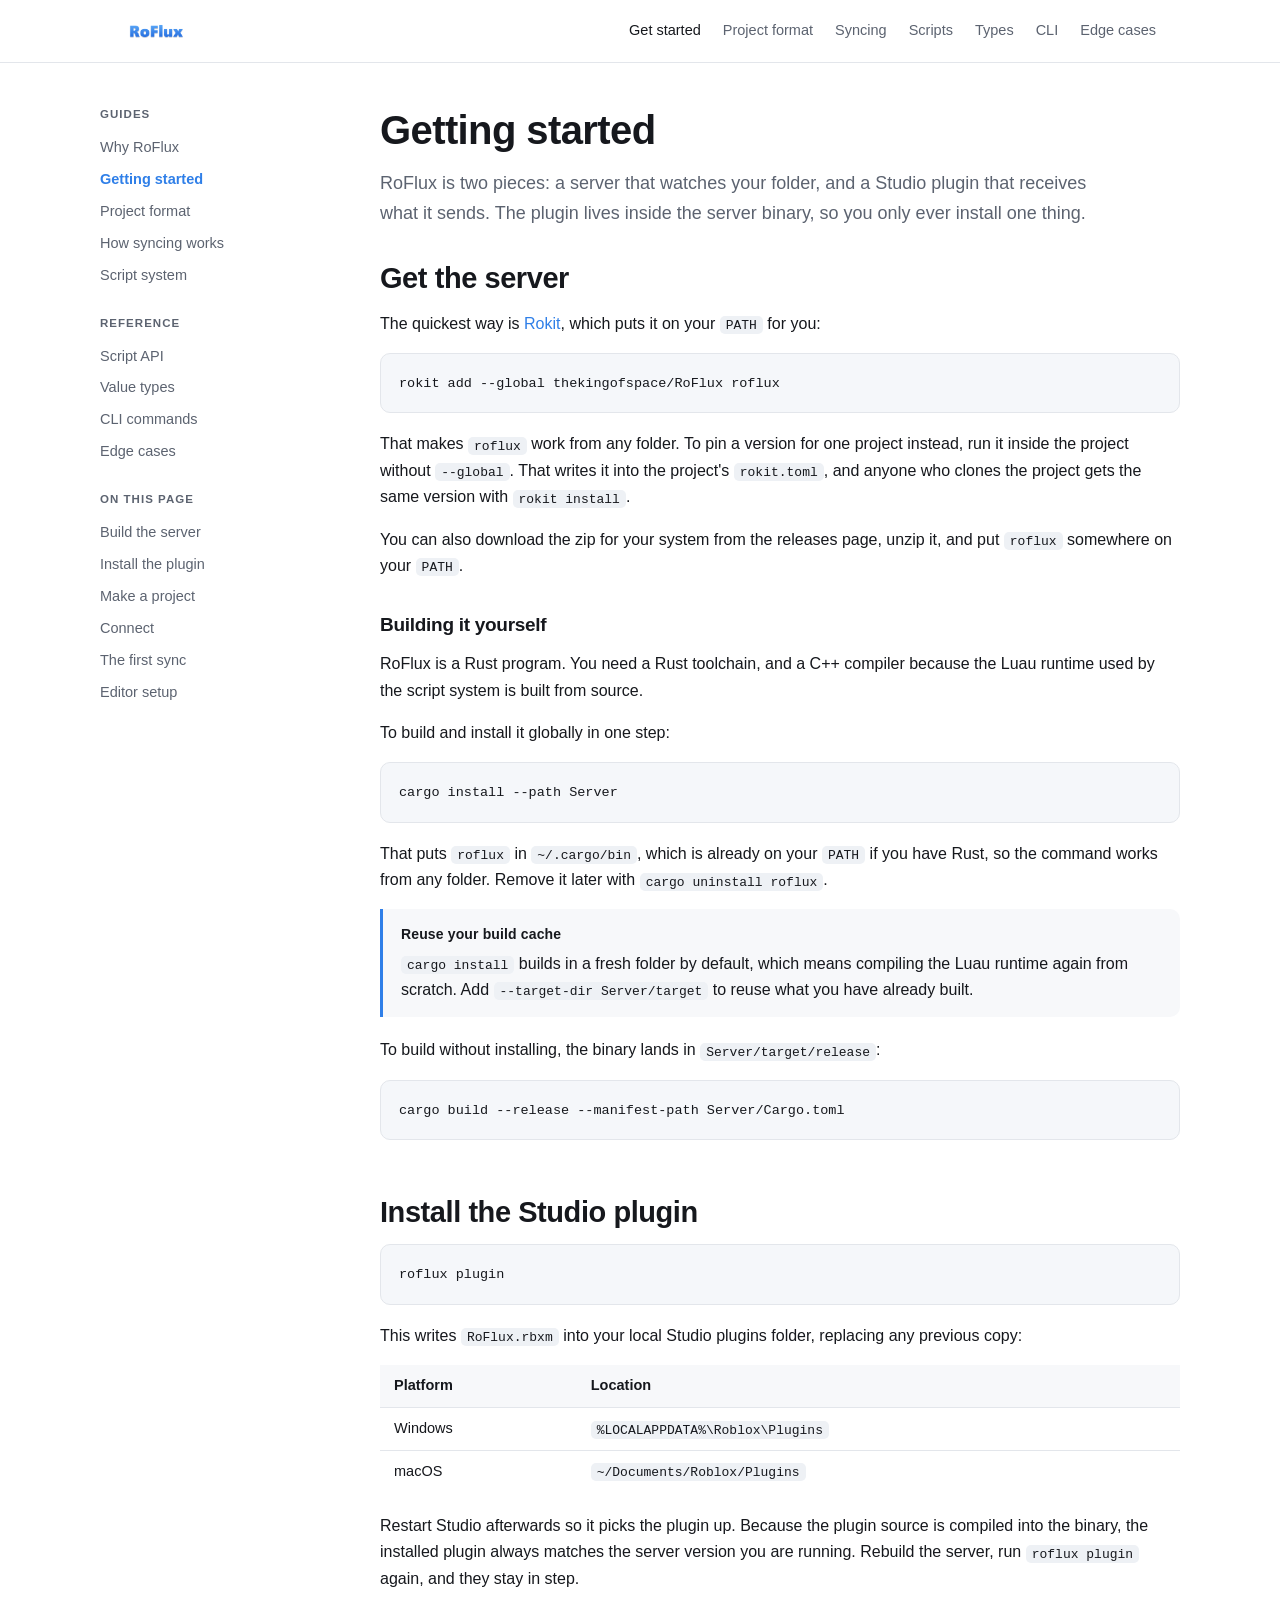
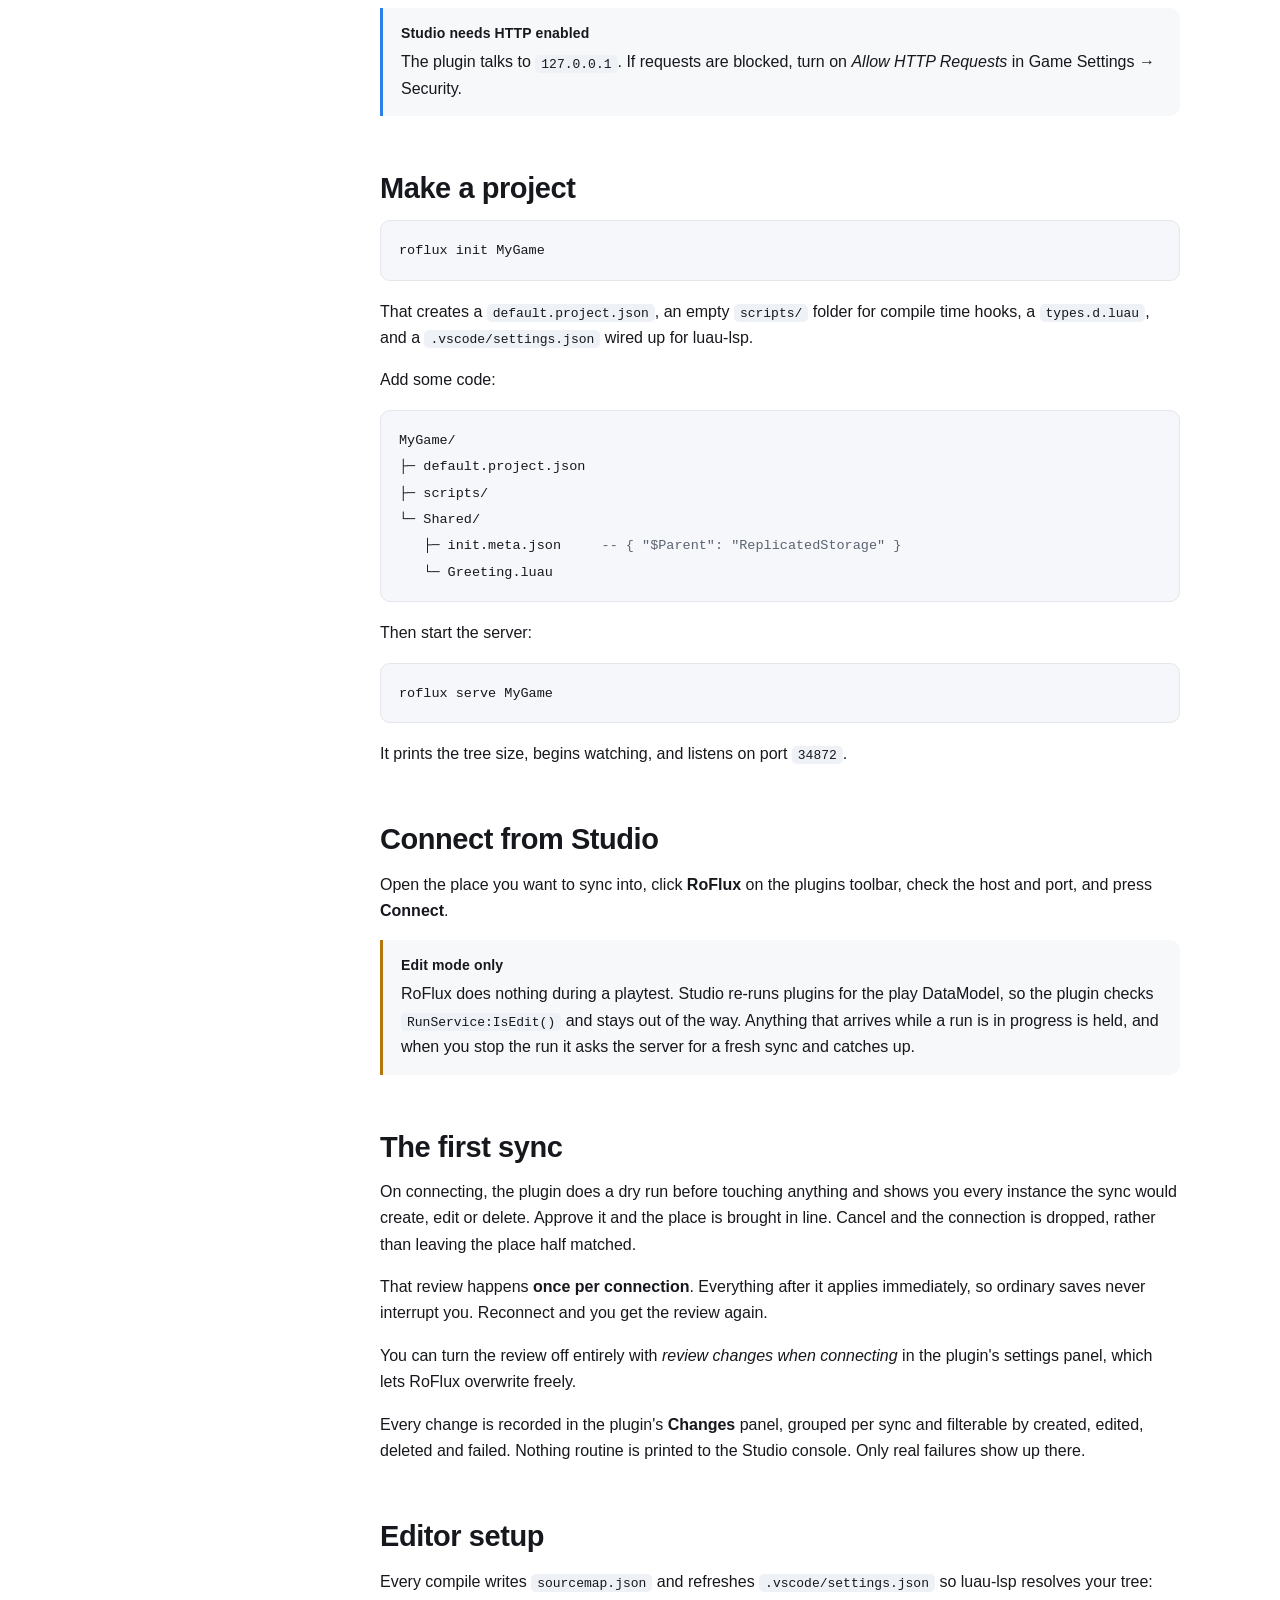
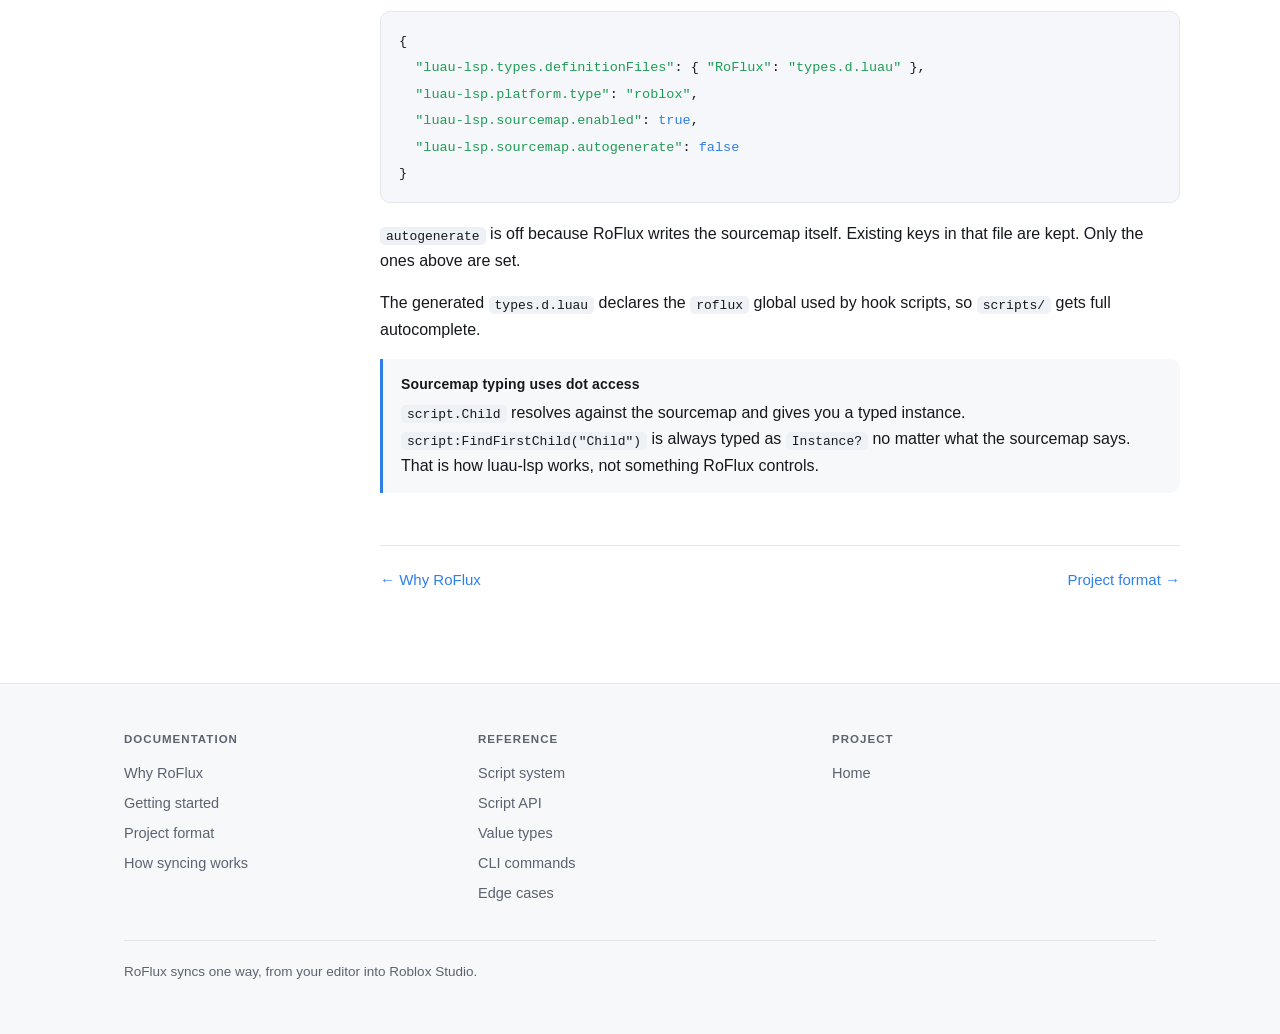
<file: docs/getting-started.html>
<!doctype html>
<html lang="en">
<head>
<meta charset="utf-8">
<meta name="viewport" content="width=device-width, initial-scale=1">
<title>Getting started &middot; RoFlux</title>
<link rel="icon" href="assets/RoFlux_icon_512.png">
<link rel="stylesheet" href="assets/style.css">
</head>
<body>

<nav class="nav">
	<div class="wrap nav-inner">
		<a class="nav-logo" href="index.html"><img src="assets/RoFlux_wordmark.png" alt="RoFlux"></a>
		<div class="nav-links">
			<a href="getting-started.html" class="active">Get started</a>
			<a href="project.html">Project format</a>
			<a href="syncing.html">Syncing</a>
			<a href="scripts.html">Scripts</a>
			<a href="types.html">Types</a>
			<a href="cli.html">CLI</a>
			<a href="edge-cases.html">Edge cases</a>
		</div>
	</div>
</nav>

<div class="wrap docs">
	<aside class="side">
		<h5>Guides</h5>
		<a href="why.html">Why RoFlux</a>
		<a href="getting-started.html" class="active">Getting started</a>
		<a href="project.html">Project format</a>
		<a href="syncing.html">How syncing works</a>
		<a href="scripts.html">Script system</a>
		<h5>Reference</h5>
		<a href="script-api.html">Script API</a>
		<a href="types.html">Value types</a>
		<a href="cli.html">CLI commands</a>
		<a href="edge-cases.html">Edge cases</a>
		<h5>On this page</h5>
		<a href="#build">Build the server</a>
		<a href="#plugin">Install the plugin</a>
		<a href="#project">Make a project</a>
		<a href="#connect">Connect</a>
		<a href="#review">The first sync</a>
		<a href="#editor">Editor setup</a>
	</aside>

	<main class="content">
		<h1>Getting started</h1>
		<p class="lede">RoFlux is two pieces: a server that watches your folder, and a Studio plugin that receives what it sends. The plugin lives inside the server binary, so you only ever install one thing.</p>

		<h2 id="build">Get the server</h2>
		<p>The quickest way is <a href="https://github.com/rojo-rbx/rokit">Rokit</a>, which puts it on your <code>PATH</code> for you:</p>
<pre><code>rokit add --global thekingofspace/RoFlux roflux</code></pre>
		<p>That makes <code>roflux</code> work from any folder. To pin a version for one project instead, run it inside the project without <code>--global</code>. That writes it into the project's <code>rokit.toml</code>, and anyone who clones the project gets the same version with <code>rokit install</code>.</p>
		<p>You can also download the zip for your system from the releases page, unzip it, and put <code>roflux</code> somewhere on your <code>PATH</code>.</p>

		<h3>Building it yourself</h3>
		<p>RoFlux is a Rust program. You need a Rust toolchain, and a C++ compiler because the Luau runtime used by the script system is built from source.</p>
		<p>To build and install it globally in one step:</p>
<pre><code>cargo install --path Server</code></pre>
		<p>That puts <code>roflux</code> in <code>~/.cargo/bin</code>, which is already on your <code>PATH</code> if you have Rust, so the command works from any folder. Remove it later with <code>cargo uninstall roflux</code>.</p>
		<div class="note">
			<strong>Reuse your build cache</strong>
			<p><code>cargo install</code> builds in a fresh folder by default, which means compiling the Luau runtime again from scratch. Add <code>--target-dir Server/target</code> to reuse what you have already built.</p>
		</div>
		<p>To build without installing, the binary lands in <code>Server/target/release</code>:</p>
<pre><code>cargo build --release --manifest-path Server/Cargo.toml</code></pre>

		<h2 id="plugin">Install the Studio plugin</h2>
<pre><code>roflux plugin</code></pre>
		<p>This writes <code>RoFlux.rbxm</code> into your local Studio plugins folder, replacing any previous copy:</p>
		<div class="table-wrap">
		<table>
			<thead><tr><th>Platform</th><th>Location</th></tr></thead>
			<tbody>
				<tr><td>Windows</td><td><code>%LOCALAPPDATA%\Roblox\Plugins</code></td></tr>
				<tr><td>macOS</td><td><code>~/Documents/Roblox/Plugins</code></td></tr>
			</tbody>
		</table>
		</div>
		<p>Restart Studio afterwards so it picks the plugin up. Because the plugin source is compiled into the binary, the installed plugin always matches the server version you are running. Rebuild the server, run <code>roflux plugin</code> again, and they stay in step.</p>
		<div class="note">
			<strong>Studio needs HTTP enabled</strong>
			<p>The plugin talks to <code>127.0.0.1</code>. If requests are blocked, turn on <em>Allow HTTP Requests</em> in Game Settings &rarr; Security.</p>
		</div>

		<h2 id="project">Make a project</h2>
<pre><code>roflux init MyGame</code></pre>
		<p>That creates a <code>default.project.json</code>, an empty <code>scripts/</code> folder for compile time hooks, a <code>types.d.luau</code>, and a <code>.vscode/settings.json</code> wired up for luau-lsp.</p>
		<p>Add some code:</p>
<pre><code>MyGame/
├─ default.project.json
├─ scripts/
└─ Shared/
   ├─ init.meta.json     <span class="tok-c">-- { "$Parent": "ReplicatedStorage" }</span>
   └─ Greeting.luau</code></pre>
		<p>Then start the server:</p>
<pre><code>roflux serve MyGame</code></pre>
		<p>It prints the tree size, begins watching, and listens on port <code>34872</code>.</p>

		<h2 id="connect">Connect from Studio</h2>
		<p>Open the place you want to sync into, click <strong>RoFlux</strong> on the plugins toolbar, check the host and port, and press <strong>Connect</strong>.</p>
		<div class="note warn">
			<strong>Edit mode only</strong>
			<p>RoFlux does nothing during a playtest. Studio re-runs plugins for the play DataModel, so the plugin checks <code>RunService:IsEdit()</code> and stays out of the way. Anything that arrives while a run is in progress is held, and when you stop the run it asks the server for a fresh sync and catches up.</p>
		</div>

		<h2 id="review">The first sync</h2>
		<p>On connecting, the plugin does a dry run before touching anything and shows you every instance the sync would create, edit or delete. Approve it and the place is brought in line. Cancel and the connection is dropped, rather than leaving the place half matched.</p>
		<p>That review happens <strong>once per connection</strong>. Everything after it applies immediately, so ordinary saves never interrupt you. Reconnect and you get the review again.</p>
		<p>You can turn the review off entirely with <em>review changes when connecting</em> in the plugin's settings panel, which lets RoFlux overwrite freely.</p>
		<p>Every change is recorded in the plugin's <strong>Changes</strong> panel, grouped per sync and filterable by created, edited, deleted and failed. Nothing routine is printed to the Studio console. Only real failures show up there.</p>

		<h2 id="editor">Editor setup</h2>
		<p>Every compile writes <code>sourcemap.json</code> and refreshes <code>.vscode/settings.json</code> so luau-lsp resolves your tree:</p>
<pre><code>{
  <span class="tok-s">"luau-lsp.types.definitionFiles"</span>: { <span class="tok-s">"RoFlux"</span>: <span class="tok-s">"types.d.luau"</span> },
  <span class="tok-s">"luau-lsp.platform.type"</span>: <span class="tok-s">"roblox"</span>,
  <span class="tok-s">"luau-lsp.sourcemap.enabled"</span>: <span class="tok-k">true</span>,
  <span class="tok-s">"luau-lsp.sourcemap.autogenerate"</span>: <span class="tok-k">false</span>
}</code></pre>
		<p><code>autogenerate</code> is off because RoFlux writes the sourcemap itself. Existing keys in that file are kept. Only the ones above are set.</p>
		<p>The generated <code>types.d.luau</code> declares the <code>roflux</code> global used by hook scripts, so <code>scripts/</code> gets full autocomplete.</p>
		<div class="note">
			<strong>Sourcemap typing uses dot access</strong>
			<p><code>script.Child</code> resolves against the sourcemap and gives you a typed instance. <code>script:FindFirstChild("Child")</code> is always typed as <code>Instance?</code> no matter what the sourcemap says. That is how luau-lsp works, not something RoFlux controls.</p>
		</div>

		<div class="pager">
			<a href="why.html">&larr; Why RoFlux</a>
			<a href="project.html">Project format &rarr;</a>
		</div>
	</main>
</div>

<footer>
	<div class="wrap">
		<div class="foot-grid">
			<div>
				<h6>Documentation</h6>
				<a href="why.html">Why RoFlux</a>
				<a href="getting-started.html">Getting started</a>
				<a href="project.html">Project format</a>
				<a href="syncing.html">How syncing works</a>
			</div>
			<div>
				<h6>Reference</h6>
				<a href="scripts.html">Script system</a>
				<a href="script-api.html">Script API</a>
				<a href="types.html">Value types</a>
				<a href="cli.html">CLI commands</a>
				<a href="edge-cases.html">Edge cases</a>
			</div>
			<div>
				<h6>Project</h6>
				<a href="index.html">Home</a>
			</div>
		</div>
		<p class="foot-note">RoFlux syncs one way, from your editor into Roblox Studio.</p>
	</div>
</footer>

</body>
</html>
</file>
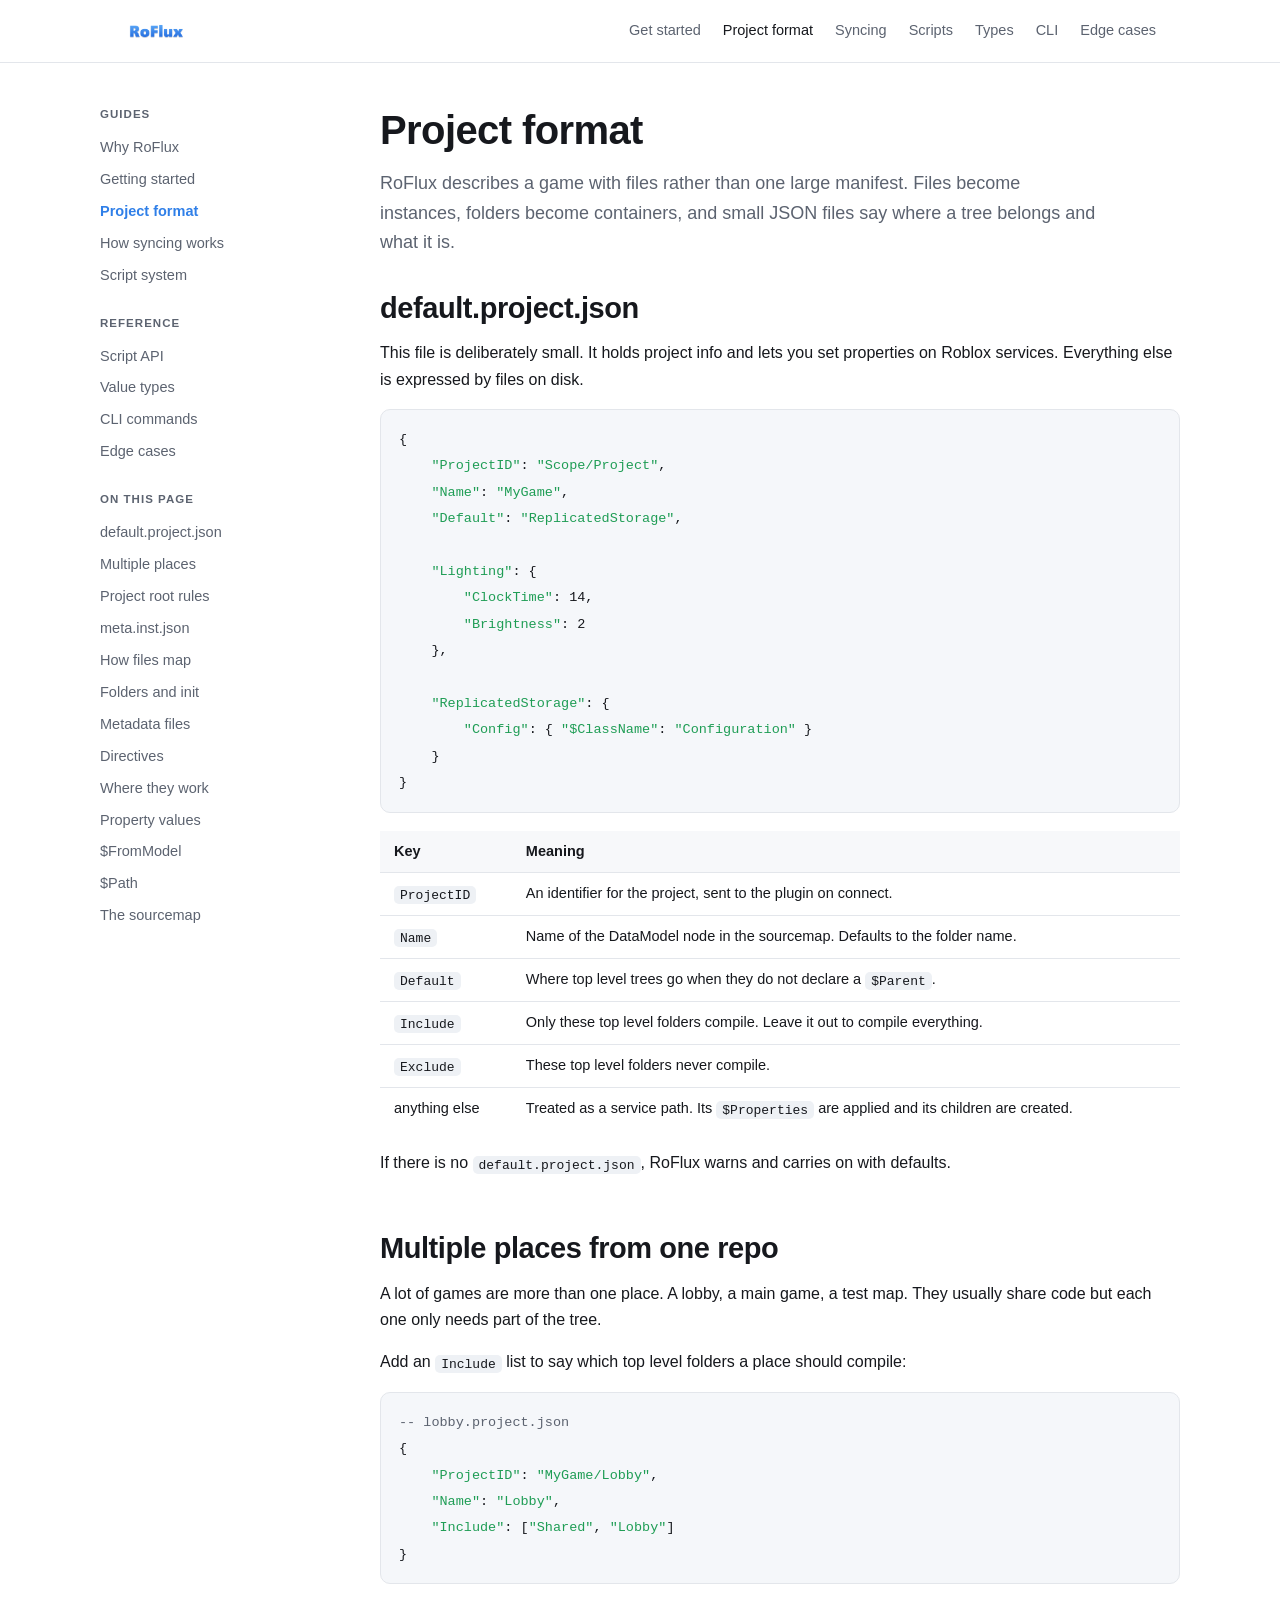
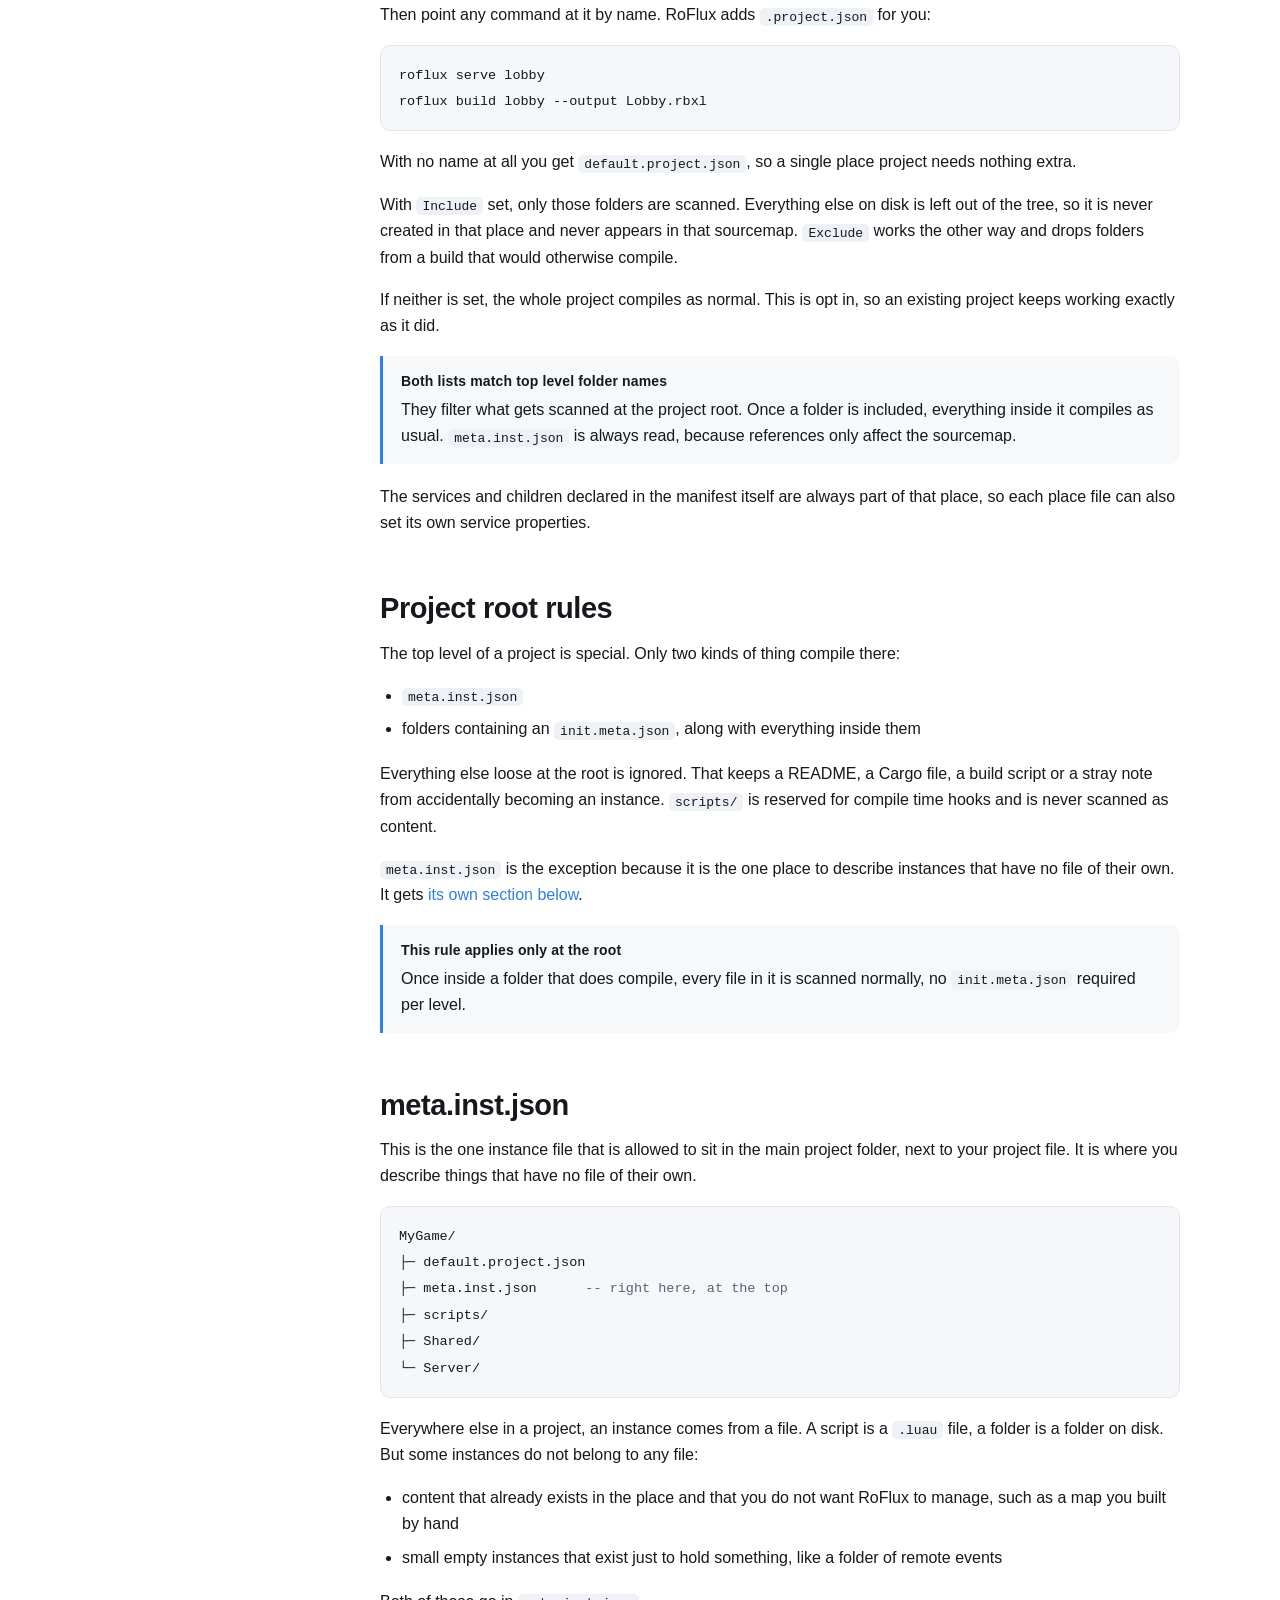
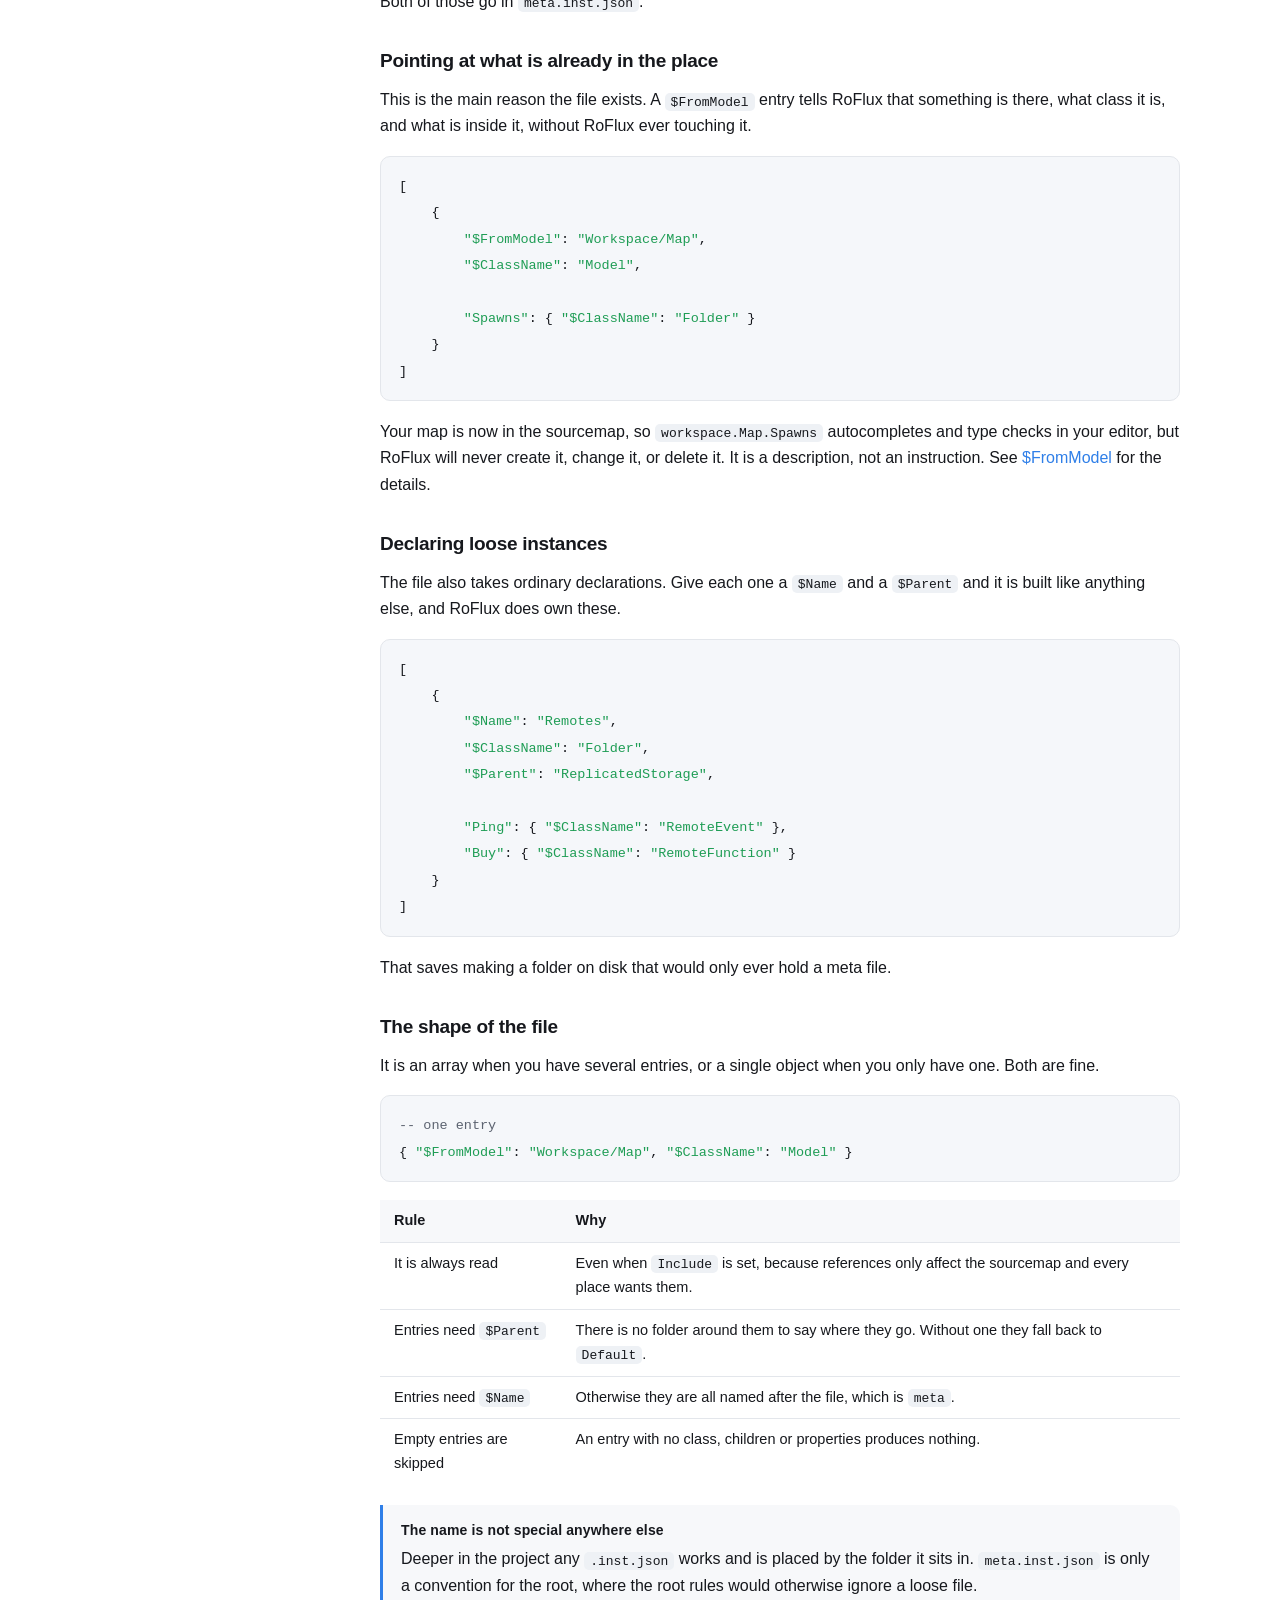
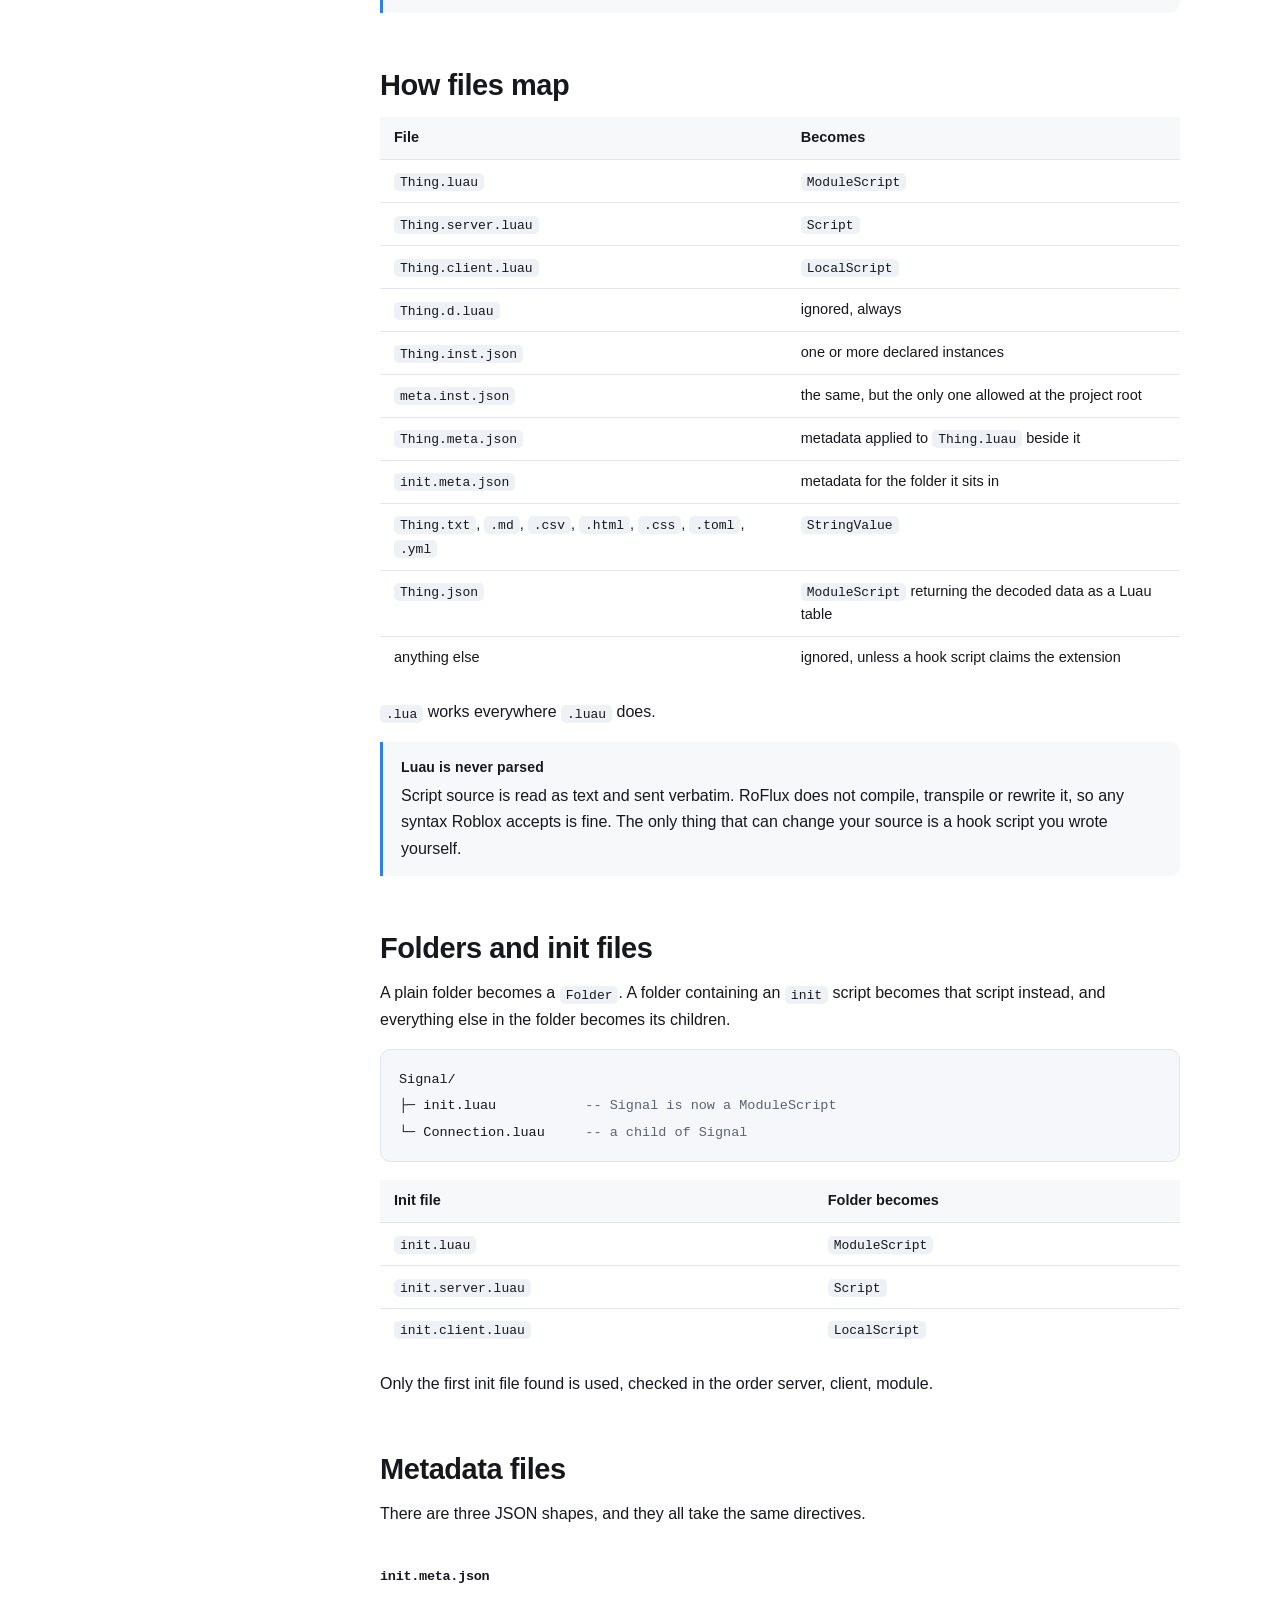
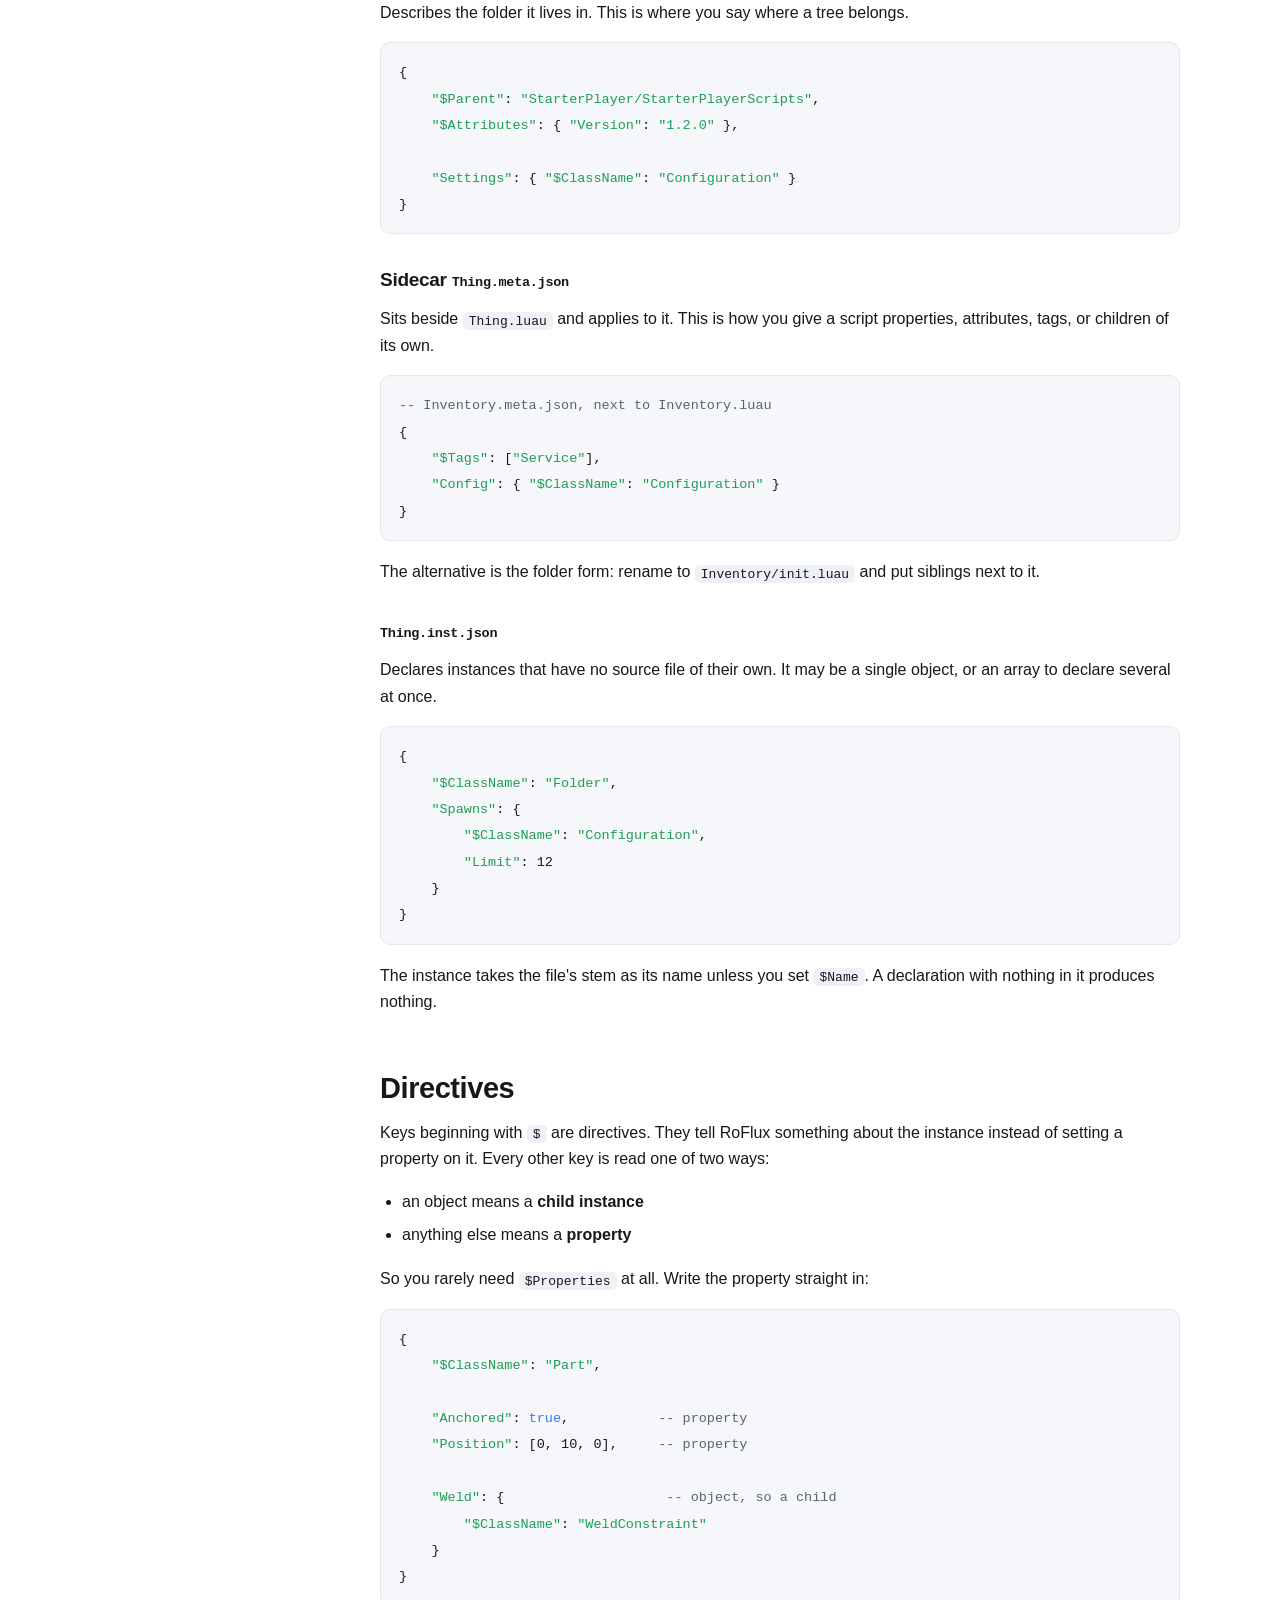
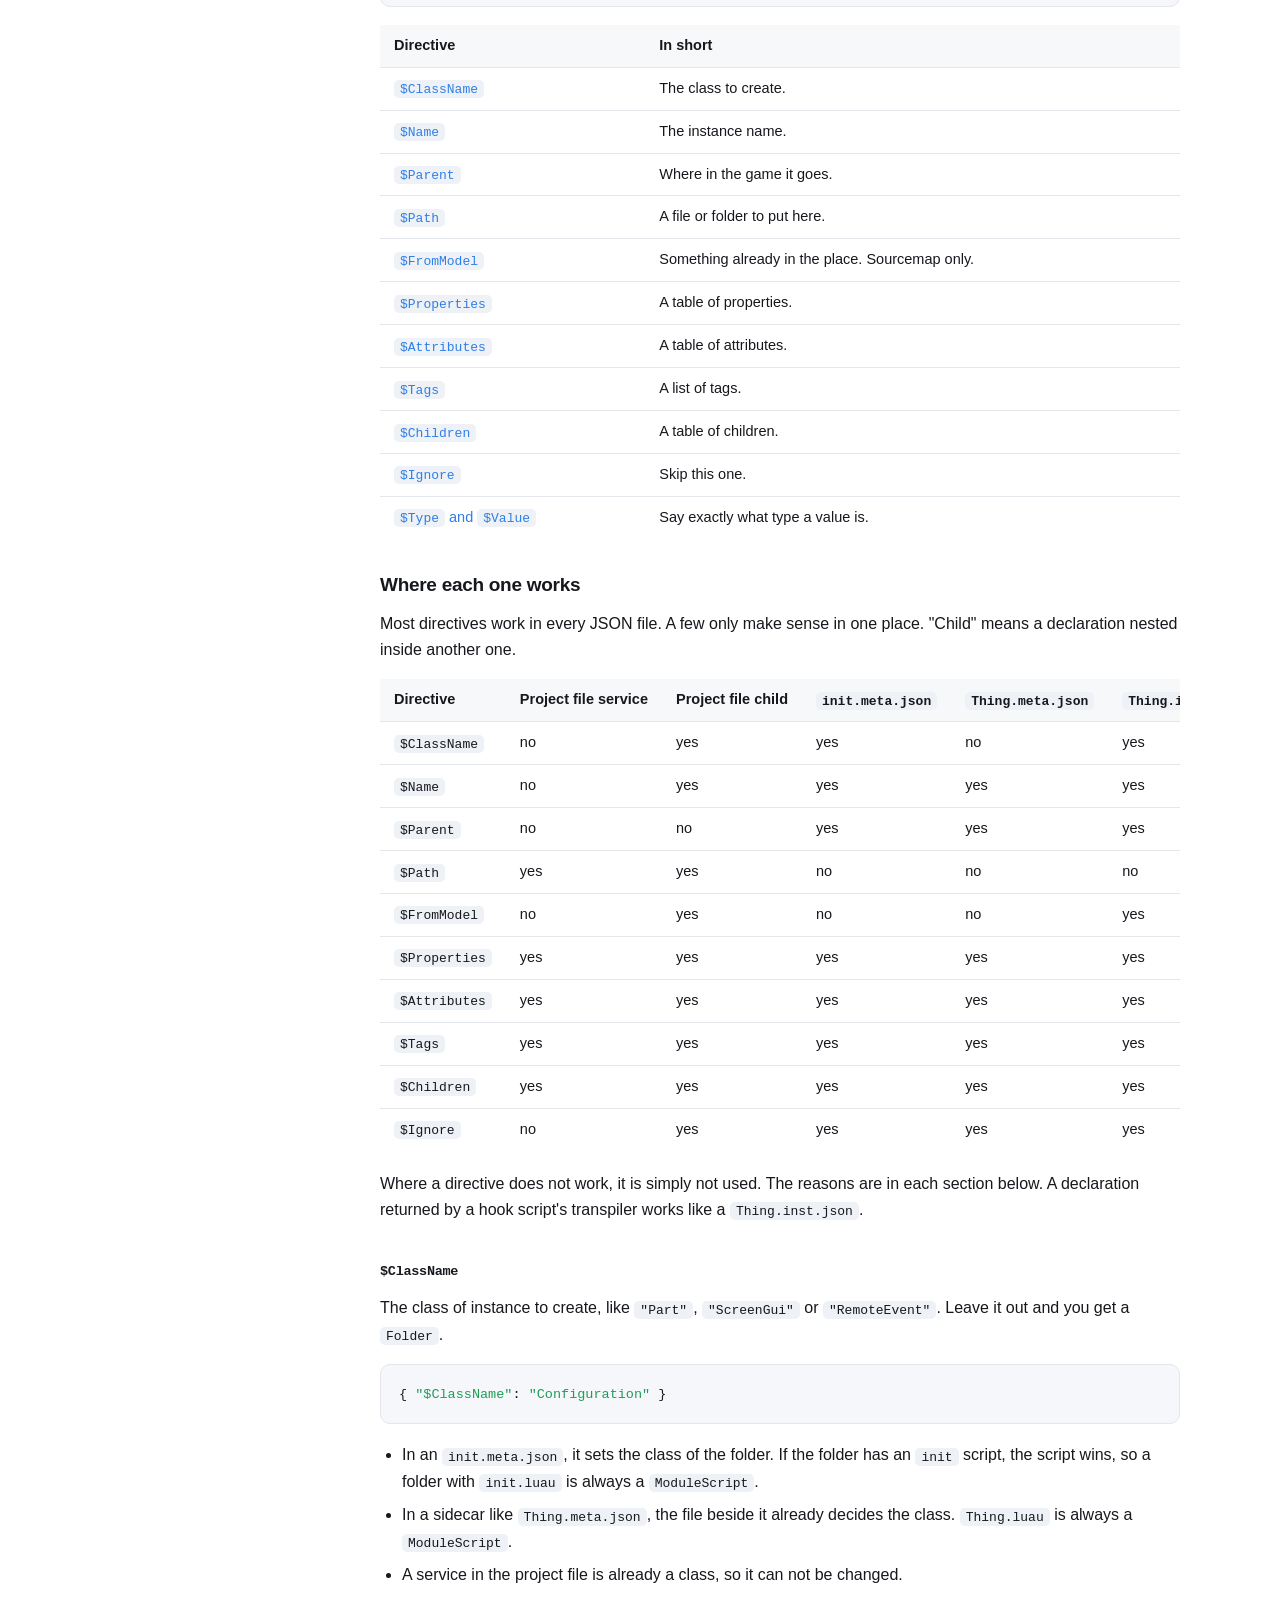
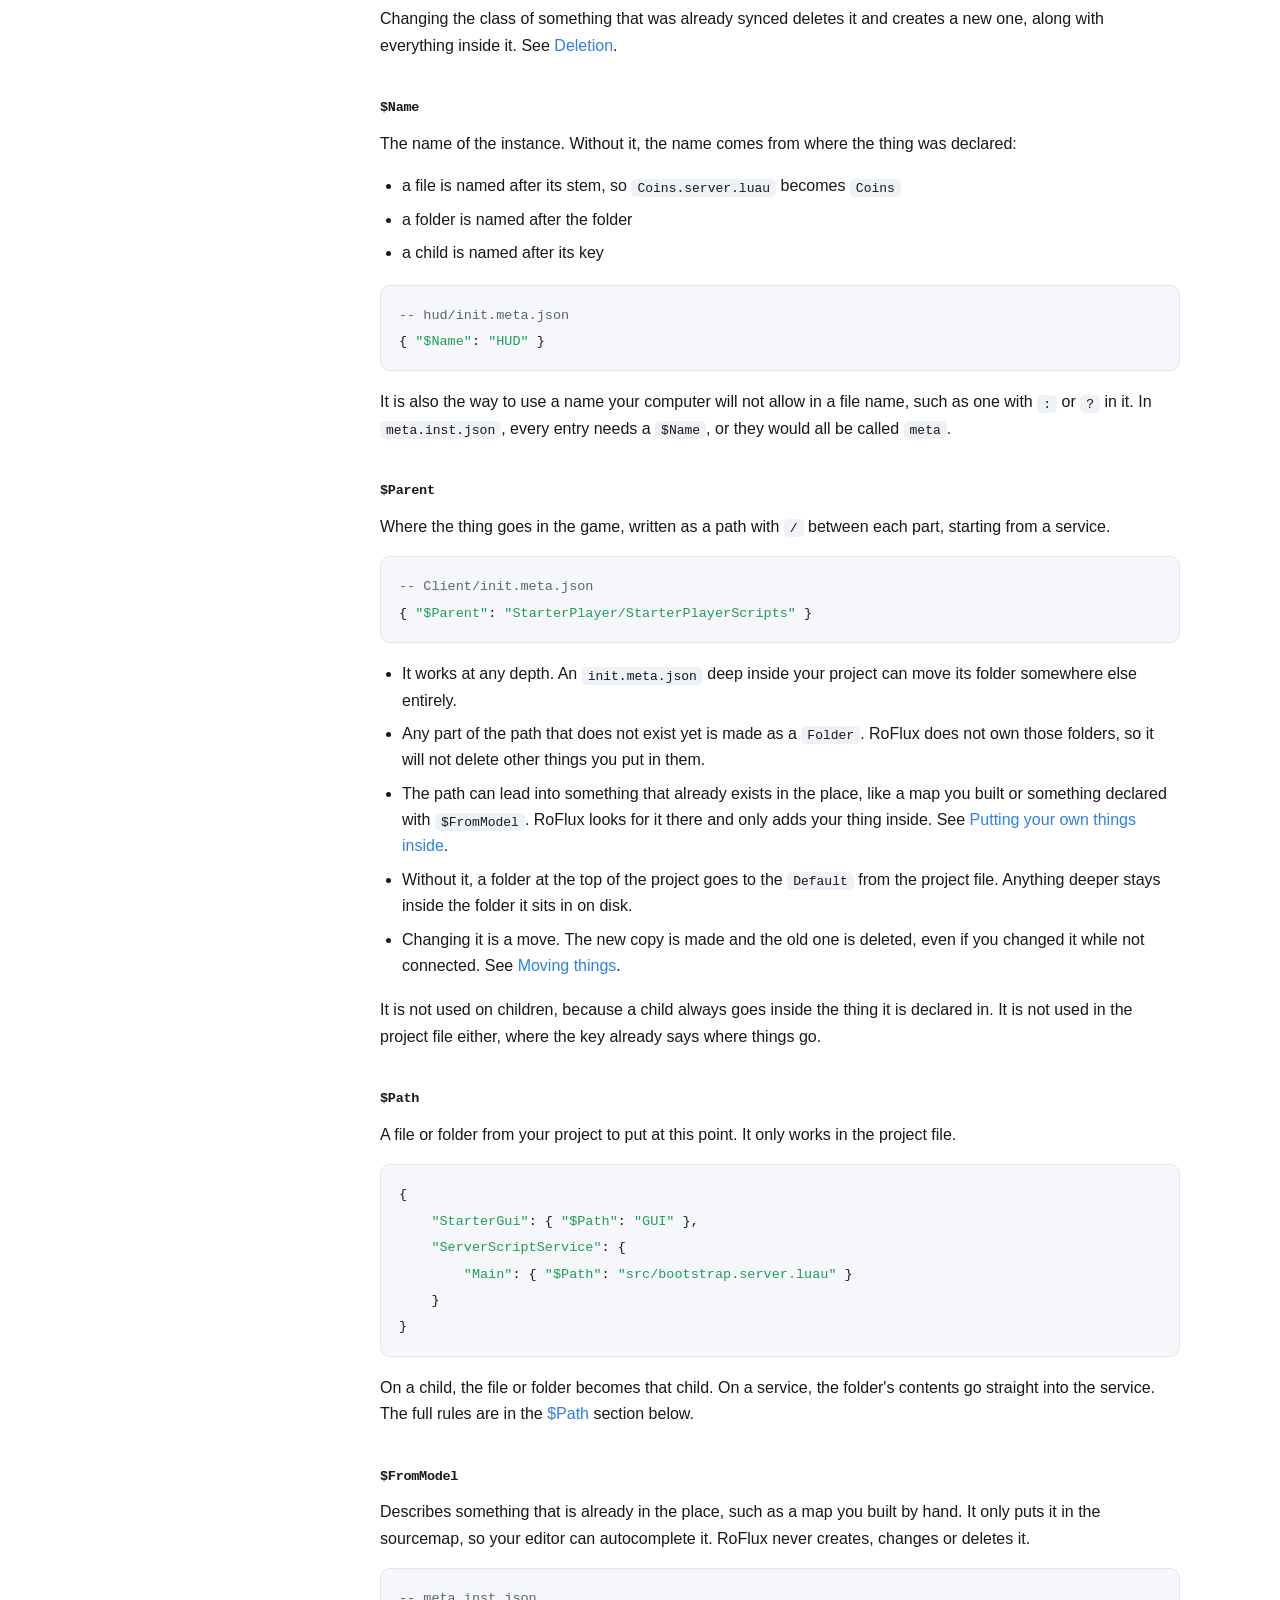
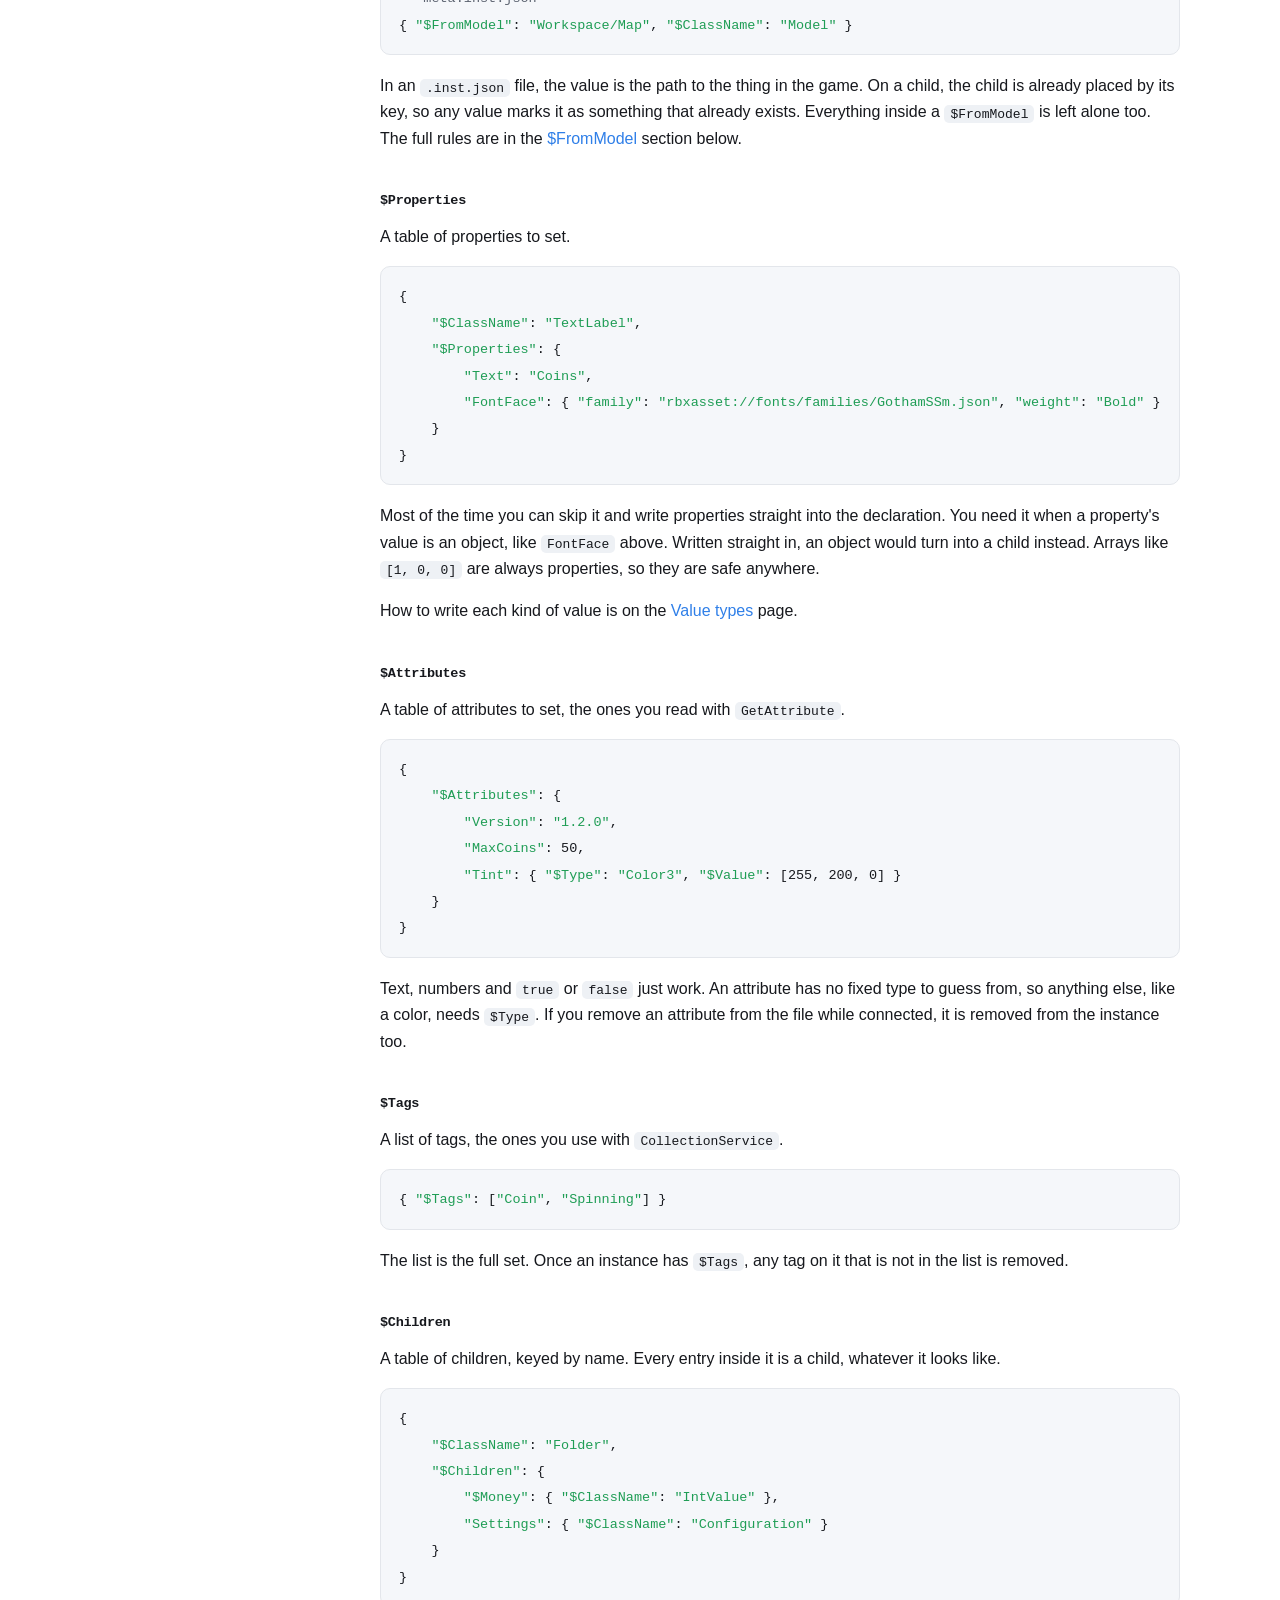
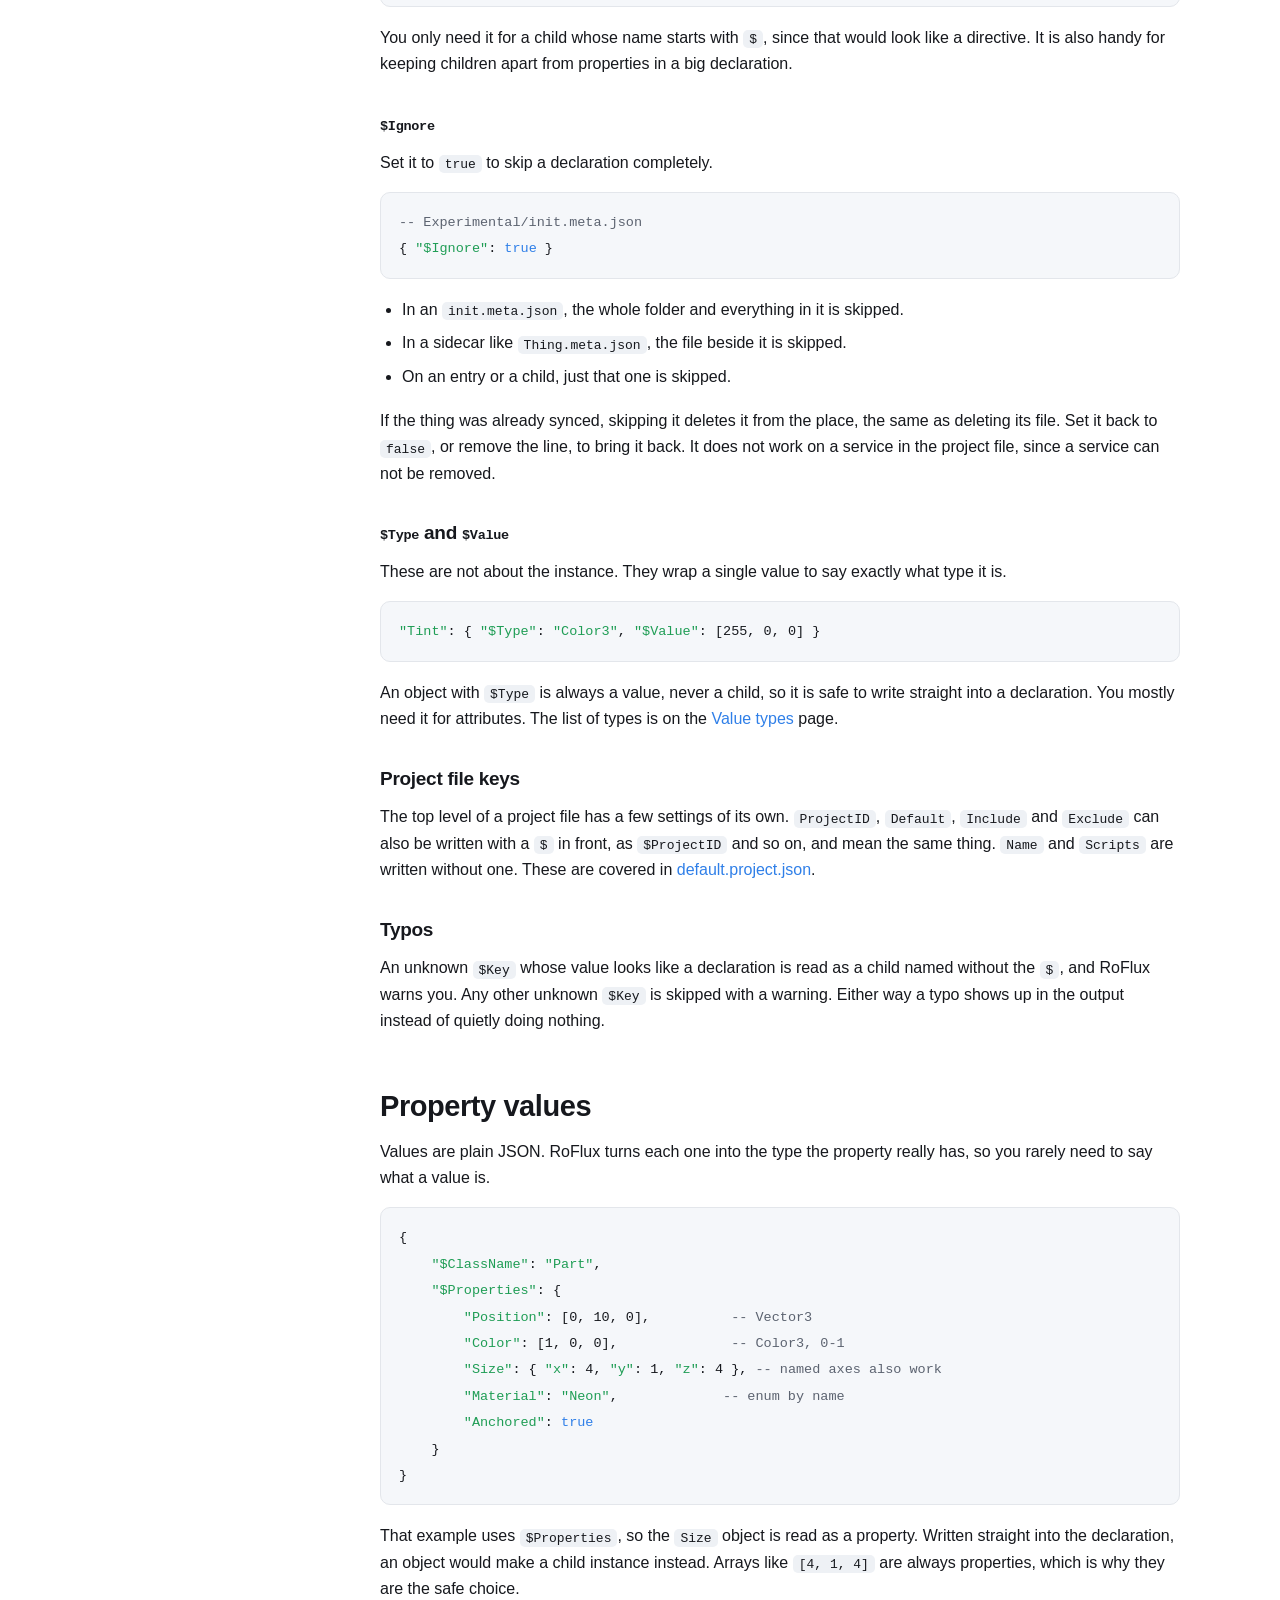
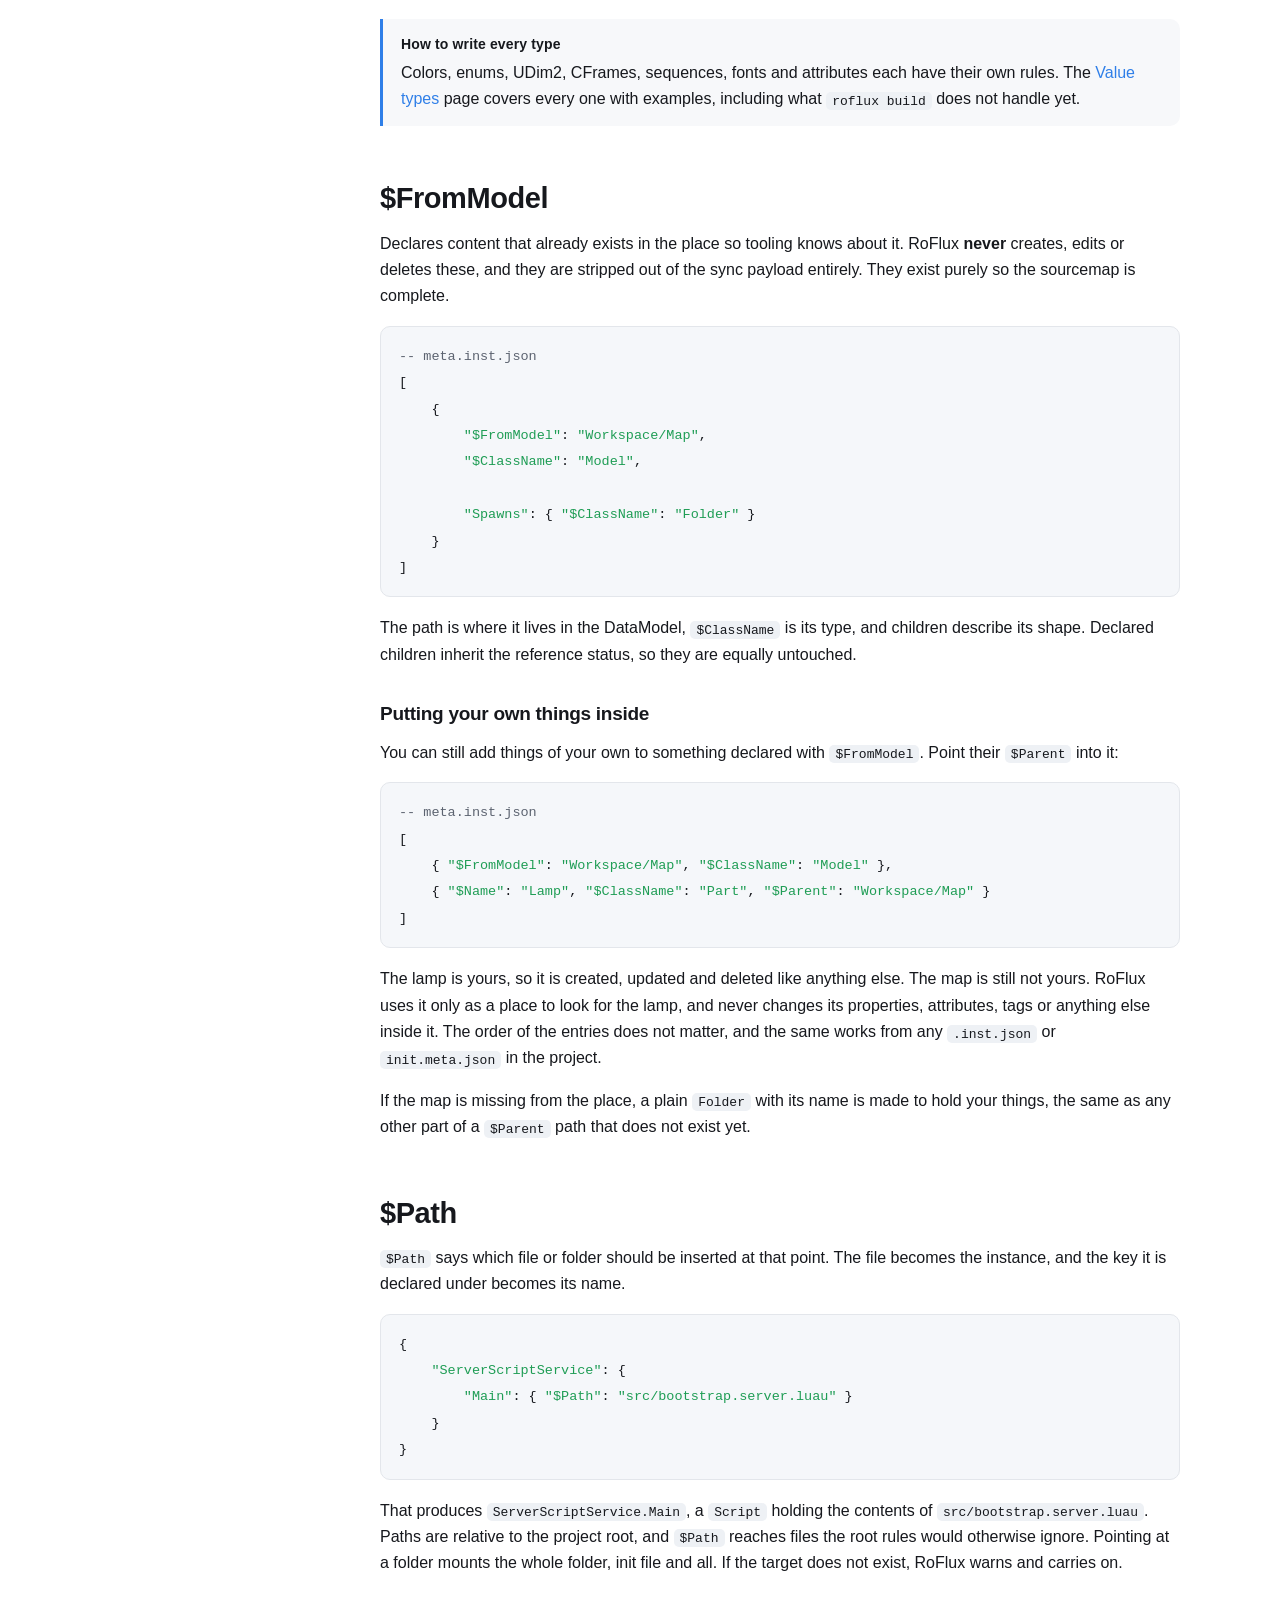
<file: docs/project.html>
<!doctype html>
<html lang="en">
<head>
<meta charset="utf-8">
<meta name="viewport" content="width=device-width, initial-scale=1">
<title>Project format &middot; RoFlux</title>
<link rel="icon" href="assets/RoFlux_icon_512.png">
<link rel="stylesheet" href="assets/style.css">
</head>
<body>

<nav class="nav">
	<div class="wrap nav-inner">
		<a class="nav-logo" href="index.html"><img src="assets/RoFlux_wordmark.png" alt="RoFlux"></a>
		<div class="nav-links">
			<a href="getting-started.html">Get started</a>
			<a href="project.html" class="active">Project format</a>
			<a href="syncing.html">Syncing</a>
			<a href="scripts.html">Scripts</a>
			<a href="types.html">Types</a>
			<a href="cli.html">CLI</a>
			<a href="edge-cases.html">Edge cases</a>
		</div>
	</div>
</nav>

<div class="wrap docs">
	<aside class="side">
		<h5>Guides</h5>
		<a href="why.html">Why RoFlux</a>
		<a href="getting-started.html">Getting started</a>
		<a href="project.html" class="active">Project format</a>
		<a href="syncing.html">How syncing works</a>
		<a href="scripts.html">Script system</a>
		<h5>Reference</h5>
		<a href="script-api.html">Script API</a>
		<a href="types.html">Value types</a>
		<a href="cli.html">CLI commands</a>
		<a href="edge-cases.html">Edge cases</a>
		<h5>On this page</h5>
		<a href="#manifest">default.project.json</a>
		<a href="#places">Multiple places</a>
		<a href="#root">Project root rules</a>
		<a href="#metainst">meta.inst.json</a>
		<a href="#files">How files map</a>
		<a href="#folders">Folders and init</a>
		<a href="#meta">Metadata files</a>
		<a href="#directives">Directives</a>
		<a href="#d-where">Where they work</a>
		<a href="#values">Property values</a>
		<a href="#frommodel">$FromModel</a>
		<a href="#path">$Path</a>
		<a href="#sourcemap">The sourcemap</a>
	</aside>

	<main class="content">
		<h1>Project format</h1>
		<p class="lede">RoFlux describes a game with files rather than one large manifest. Files become instances, folders become containers, and small JSON files say where a tree belongs and what it is.</p>

		<h2 id="manifest">default.project.json</h2>
		<p>This file is deliberately small. It holds project info and lets you set properties on Roblox services. Everything else is expressed by files on disk.</p>
<pre><code>{
    <span class="tok-s">"ProjectID"</span>: <span class="tok-s">"Scope/Project"</span>,
    <span class="tok-s">"Name"</span>: <span class="tok-s">"MyGame"</span>,
    <span class="tok-s">"Default"</span>: <span class="tok-s">"ReplicatedStorage"</span>,

    <span class="tok-s">"Lighting"</span>: {
        <span class="tok-s">"ClockTime"</span>: 14,
        <span class="tok-s">"Brightness"</span>: 2
    },

    <span class="tok-s">"ReplicatedStorage"</span>: {
        <span class="tok-s">"Config"</span>: { <span class="tok-s">"$ClassName"</span>: <span class="tok-s">"Configuration"</span> }
    }
}</code></pre>
		<div class="table-wrap">
		<table>
			<thead><tr><th>Key</th><th>Meaning</th></tr></thead>
			<tbody>
				<tr><td><code>ProjectID</code></td><td>An identifier for the project, sent to the plugin on connect.</td></tr>
				<tr><td><code>Name</code></td><td>Name of the DataModel node in the sourcemap. Defaults to the folder name.</td></tr>
				<tr><td><code>Default</code></td><td>Where top level trees go when they do not declare a <code>$Parent</code>.</td></tr>
				<tr><td><code>Include</code></td><td>Only these top level folders compile. Leave it out to compile everything.</td></tr>
				<tr><td><code>Exclude</code></td><td>These top level folders never compile.</td></tr>
				<tr><td>anything else</td><td>Treated as a service path. Its <code>$Properties</code> are applied and its children are created.</td></tr>
			</tbody>
		</table>
		</div>
		<p>If there is no <code>default.project.json</code>, RoFlux warns and carries on with defaults.</p>

		<h2 id="places">Multiple places from one repo</h2>
		<p>A lot of games are more than one place. A lobby, a main game, a test map. They usually share code but each one only needs part of the tree.</p>
		<p>Add an <code>Include</code> list to say which top level folders a place should compile:</p>
<pre><code><span class="tok-c">-- lobby.project.json</span>
{
    <span class="tok-s">"ProjectID"</span>: <span class="tok-s">"MyGame/Lobby"</span>,
    <span class="tok-s">"Name"</span>: <span class="tok-s">"Lobby"</span>,
    <span class="tok-s">"Include"</span>: [<span class="tok-s">"Shared"</span>, <span class="tok-s">"Lobby"</span>]
}</code></pre>
		<p>Then point any command at it by name. RoFlux adds <code>.project.json</code> for you:</p>
<pre><code>roflux serve lobby
roflux build lobby --output Lobby.rbxl</code></pre>
		<p>With no name at all you get <code>default.project.json</code>, so a single place project needs nothing extra.</p>
		<p>With <code>Include</code> set, only those folders are scanned. Everything else on disk is left out of the tree, so it is never created in that place and never appears in that sourcemap. <code>Exclude</code> works the other way and drops folders from a build that would otherwise compile.</p>
		<p>If neither is set, the whole project compiles as normal. This is opt in, so an existing project keeps working exactly as it did.</p>
		<div class="note">
			<strong>Both lists match top level folder names</strong>
			<p>They filter what gets scanned at the project root. Once a folder is included, everything inside it compiles as usual. <code>meta.inst.json</code> is always read, because references only affect the sourcemap.</p>
		</div>
		<p>The services and children declared in the manifest itself are always part of that place, so each place file can also set its own service properties.</p>

		<h2 id="root">Project root rules</h2>
		<p>The top level of a project is special. Only two kinds of thing compile there:</p>
		<ul>
			<li><code>meta.inst.json</code></li>
			<li>folders containing an <code>init.meta.json</code>, along with everything inside them</li>
		</ul>
		<p>Everything else loose at the root is ignored. That keeps a README, a Cargo file, a build script or a stray note from accidentally becoming an instance. <code>scripts/</code> is reserved for compile time hooks and is never scanned as content.</p>
		<p><code>meta.inst.json</code> is the exception because it is the one place to describe instances that have no file of their own. It gets <a href="#metainst">its own section below</a>.</p>
		<div class="note">
			<strong>This rule applies only at the root</strong>
			<p>Once inside a folder that does compile, every file in it is scanned normally, no <code>init.meta.json</code> required per level.</p>
		</div>

		<h2 id="metainst">meta.inst.json</h2>
		<p>This is the one instance file that is allowed to sit in the main project folder, next to your project file. It is where you describe things that have no file of their own.</p>
<pre><code>MyGame/
├─ default.project.json
├─ meta.inst.json      <span class="tok-c">-- right here, at the top</span>
├─ scripts/
├─ Shared/
└─ Server/</code></pre>
		<p>Everywhere else in a project, an instance comes from a file. A script is a <code>.luau</code> file, a folder is a folder on disk. But some instances do not belong to any file:</p>
		<ul>
			<li>content that already exists in the place and that you do not want RoFlux to manage, such as a map you built by hand</li>
			<li>small empty instances that exist just to hold something, like a folder of remote events</li>
		</ul>
		<p>Both of those go in <code>meta.inst.json</code>.</p>

		<h3>Pointing at what is already in the place</h3>
		<p>This is the main reason the file exists. A <code>$FromModel</code> entry tells RoFlux that something is there, what class it is, and what is inside it, without RoFlux ever touching it.</p>
<pre><code>[
    {
        <span class="tok-s">"$FromModel"</span>: <span class="tok-s">"Workspace/Map"</span>,
        <span class="tok-s">"$ClassName"</span>: <span class="tok-s">"Model"</span>,

        <span class="tok-s">"Spawns"</span>: { <span class="tok-s">"$ClassName"</span>: <span class="tok-s">"Folder"</span> }
    }
]</code></pre>
		<p>Your map is now in the sourcemap, so <code>workspace.Map.Spawns</code> autocompletes and type checks in your editor, but RoFlux will never create it, change it, or delete it. It is a description, not an instruction. See <a href="#frommodel">$FromModel</a> for the details.</p>

		<h3>Declaring loose instances</h3>
		<p>The file also takes ordinary declarations. Give each one a <code>$Name</code> and a <code>$Parent</code> and it is built like anything else, and RoFlux does own these.</p>
<pre><code>[
    {
        <span class="tok-s">"$Name"</span>: <span class="tok-s">"Remotes"</span>,
        <span class="tok-s">"$ClassName"</span>: <span class="tok-s">"Folder"</span>,
        <span class="tok-s">"$Parent"</span>: <span class="tok-s">"ReplicatedStorage"</span>,

        <span class="tok-s">"Ping"</span>: { <span class="tok-s">"$ClassName"</span>: <span class="tok-s">"RemoteEvent"</span> },
        <span class="tok-s">"Buy"</span>: { <span class="tok-s">"$ClassName"</span>: <span class="tok-s">"RemoteFunction"</span> }
    }
]</code></pre>
		<p>That saves making a folder on disk that would only ever hold a meta file.</p>

		<h3>The shape of the file</h3>
		<p>It is an array when you have several entries, or a single object when you only have one. Both are fine.</p>
<pre><code><span class="tok-c">-- one entry</span>
{ <span class="tok-s">"$FromModel"</span>: <span class="tok-s">"Workspace/Map"</span>, <span class="tok-s">"$ClassName"</span>: <span class="tok-s">"Model"</span> }</code></pre>
		<div class="table-wrap">
		<table>
			<thead><tr><th>Rule</th><th>Why</th></tr></thead>
			<tbody>
				<tr><td>It is always read</td><td>Even when <code>Include</code> is set, because references only affect the sourcemap and every place wants them.</td></tr>
				<tr><td>Entries need <code>$Parent</code></td><td>There is no folder around them to say where they go. Without one they fall back to <code>Default</code>.</td></tr>
				<tr><td>Entries need <code>$Name</code></td><td>Otherwise they are all named after the file, which is <code>meta</code>.</td></tr>
				<tr><td>Empty entries are skipped</td><td>An entry with no class, children or properties produces nothing.</td></tr>
			</tbody>
		</table>
		</div>
		<div class="note">
			<strong>The name is not special anywhere else</strong>
			<p>Deeper in the project any <code>.inst.json</code> works and is placed by the folder it sits in. <code>meta.inst.json</code> is only a convention for the root, where the root rules would otherwise ignore a loose file.</p>
		</div>

		<h2 id="files">How files map</h2>
		<div class="table-wrap">
		<table>
			<thead><tr><th>File</th><th>Becomes</th></tr></thead>
			<tbody>
				<tr><td><code>Thing.luau</code></td><td><code>ModuleScript</code></td></tr>
				<tr><td><code>Thing.server.luau</code></td><td><code>Script</code></td></tr>
				<tr><td><code>Thing.client.luau</code></td><td><code>LocalScript</code></td></tr>
				<tr><td><code>Thing.d.luau</code></td><td>ignored, always</td></tr>
				<tr><td><code>Thing.inst.json</code></td><td>one or more declared instances</td></tr>
				<tr><td><code>meta.inst.json</code></td><td>the same, but the only one allowed at the project root</td></tr>
				<tr><td><code>Thing.meta.json</code></td><td>metadata applied to <code>Thing.luau</code> beside it</td></tr>
				<tr><td><code>init.meta.json</code></td><td>metadata for the folder it sits in</td></tr>
				<tr><td><code>Thing.txt</code>, <code>.md</code>, <code>.csv</code>, <code>.html</code>, <code>.css</code>, <code>.toml</code>, <code>.yml</code></td><td><code>StringValue</code></td></tr>
				<tr><td><code>Thing.json</code></td><td><code>ModuleScript</code> returning the decoded data as a Luau table</td></tr>
				<tr><td>anything else</td><td>ignored, unless a hook script claims the extension</td></tr>
			</tbody>
		</table>
		</div>
		<p><code>.lua</code> works everywhere <code>.luau</code> does.</p>
		<div class="note">
			<strong>Luau is never parsed</strong>
			<p>Script source is read as text and sent verbatim. RoFlux does not compile, transpile or rewrite it, so any syntax Roblox accepts is fine. The only thing that can change your source is a hook script you wrote yourself.</p>
		</div>

		<h2 id="folders">Folders and init files</h2>
		<p>A plain folder becomes a <code>Folder</code>. A folder containing an <code>init</code> script becomes that script instead, and everything else in the folder becomes its children.</p>
<pre><code>Signal/
├─ init.luau           <span class="tok-c">-- Signal is now a ModuleScript</span>
└─ Connection.luau     <span class="tok-c">-- a child of Signal</span></code></pre>
		<div class="table-wrap">
		<table>
			<thead><tr><th>Init file</th><th>Folder becomes</th></tr></thead>
			<tbody>
				<tr><td><code>init.luau</code></td><td><code>ModuleScript</code></td></tr>
				<tr><td><code>init.server.luau</code></td><td><code>Script</code></td></tr>
				<tr><td><code>init.client.luau</code></td><td><code>LocalScript</code></td></tr>
			</tbody>
		</table>
		</div>
		<p>Only the first init file found is used, checked in the order server, client, module.</p>

		<h2 id="meta">Metadata files</h2>
		<p>There are three JSON shapes, and they all take the same directives.</p>

		<h3><code>init.meta.json</code></h3>
		<p>Describes the folder it lives in. This is where you say where a tree belongs.</p>
<pre><code>{
    <span class="tok-s">"$Parent"</span>: <span class="tok-s">"StarterPlayer/StarterPlayerScripts"</span>,
    <span class="tok-s">"$Attributes"</span>: { <span class="tok-s">"Version"</span>: <span class="tok-s">"1.2.0"</span> },

    <span class="tok-s">"Settings"</span>: { <span class="tok-s">"$ClassName"</span>: <span class="tok-s">"Configuration"</span> }
}</code></pre>

		<h3>Sidecar <code>Thing.meta.json</code></h3>
		<p>Sits beside <code>Thing.luau</code> and applies to it. This is how you give a script properties, attributes, tags, or children of its own.</p>
<pre><code><span class="tok-c">-- Inventory.meta.json, next to Inventory.luau</span>
{
    <span class="tok-s">"$Tags"</span>: [<span class="tok-s">"Service"</span>],
    <span class="tok-s">"Config"</span>: { <span class="tok-s">"$ClassName"</span>: <span class="tok-s">"Configuration"</span> }
}</code></pre>
		<p>The alternative is the folder form: rename to <code>Inventory/init.luau</code> and put siblings next to it.</p>

		<h3><code>Thing.inst.json</code></h3>
		<p>Declares instances that have no source file of their own. It may be a single object, or an array to declare several at once.</p>
<pre><code>{
    <span class="tok-s">"$ClassName"</span>: <span class="tok-s">"Folder"</span>,
    <span class="tok-s">"Spawns"</span>: {
        <span class="tok-s">"$ClassName"</span>: <span class="tok-s">"Configuration"</span>,
        <span class="tok-s">"Limit"</span>: 12
    }
}</code></pre>
		<p>The instance takes the file's stem as its name unless you set <code>$Name</code>. A declaration with nothing in it produces nothing.</p>

		<h2 id="directives">Directives</h2>
		<p>Keys beginning with <code>$</code> are directives. They tell RoFlux something about the instance instead of setting a property on it. Every other key is read one of two ways:</p>
		<ul>
			<li>an object means a <strong>child instance</strong></li>
			<li>anything else means a <strong>property</strong></li>
		</ul>
		<p>So you rarely need <code>$Properties</code> at all. Write the property straight in:</p>
<pre><code>{
    <span class="tok-s">"$ClassName"</span>: <span class="tok-s">"Part"</span>,

    <span class="tok-s">"Anchored"</span>: <span class="tok-k">true</span>,           <span class="tok-c">-- property</span>
    <span class="tok-s">"Position"</span>: [0, 10, 0],     <span class="tok-c">-- property</span>

    <span class="tok-s">"Weld"</span>: {                    <span class="tok-c">-- object, so a child</span>
        <span class="tok-s">"$ClassName"</span>: <span class="tok-s">"WeldConstraint"</span>
    }
}</code></pre>
		<div class="table-wrap">
		<table>
			<thead><tr><th>Directive</th><th>In short</th></tr></thead>
			<tbody>
				<tr><td><a href="#d-classname"><code>$ClassName</code></a></td><td>The class to create.</td></tr>
				<tr><td><a href="#d-name"><code>$Name</code></a></td><td>The instance name.</td></tr>
				<tr><td><a href="#d-parent"><code>$Parent</code></a></td><td>Where in the game it goes.</td></tr>
				<tr><td><a href="#d-path"><code>$Path</code></a></td><td>A file or folder to put here.</td></tr>
				<tr><td><a href="#d-frommodel"><code>$FromModel</code></a></td><td>Something already in the place. Sourcemap only.</td></tr>
				<tr><td><a href="#d-properties"><code>$Properties</code></a></td><td>A table of properties.</td></tr>
				<tr><td><a href="#d-attributes"><code>$Attributes</code></a></td><td>A table of attributes.</td></tr>
				<tr><td><a href="#d-tags"><code>$Tags</code></a></td><td>A list of tags.</td></tr>
				<tr><td><a href="#d-children"><code>$Children</code></a></td><td>A table of children.</td></tr>
				<tr><td><a href="#d-ignore"><code>$Ignore</code></a></td><td>Skip this one.</td></tr>
				<tr><td><a href="#d-type"><code>$Type</code> and <code>$Value</code></a></td><td>Say exactly what type a value is.</td></tr>
			</tbody>
		</table>
		</div>

		<h3 id="d-where">Where each one works</h3>
		<p>Most directives work in every JSON file. A few only make sense in one place. "Child" means a declaration nested inside another one.</p>
		<div class="table-wrap">
		<table>
			<thead><tr><th>Directive</th><th>Project file service</th><th>Project file child</th><th><code>init.meta.json</code></th><th><code>Thing.meta.json</code></th><th><code>Thing.inst.json</code></th><th>Nested child</th></tr></thead>
			<tbody>
				<tr><td><code>$ClassName</code></td><td>no</td><td>yes</td><td>yes</td><td>no</td><td>yes</td><td>yes</td></tr>
				<tr><td><code>$Name</code></td><td>no</td><td>yes</td><td>yes</td><td>yes</td><td>yes</td><td>yes</td></tr>
				<tr><td><code>$Parent</code></td><td>no</td><td>no</td><td>yes</td><td>yes</td><td>yes</td><td>no</td></tr>
				<tr><td><code>$Path</code></td><td>yes</td><td>yes</td><td>no</td><td>no</td><td>no</td><td>no</td></tr>
				<tr><td><code>$FromModel</code></td><td>no</td><td>yes</td><td>no</td><td>no</td><td>yes</td><td>yes</td></tr>
				<tr><td><code>$Properties</code></td><td>yes</td><td>yes</td><td>yes</td><td>yes</td><td>yes</td><td>yes</td></tr>
				<tr><td><code>$Attributes</code></td><td>yes</td><td>yes</td><td>yes</td><td>yes</td><td>yes</td><td>yes</td></tr>
				<tr><td><code>$Tags</code></td><td>yes</td><td>yes</td><td>yes</td><td>yes</td><td>yes</td><td>yes</td></tr>
				<tr><td><code>$Children</code></td><td>yes</td><td>yes</td><td>yes</td><td>yes</td><td>yes</td><td>yes</td></tr>
				<tr><td><code>$Ignore</code></td><td>no</td><td>yes</td><td>yes</td><td>yes</td><td>yes</td><td>yes</td></tr>
			</tbody>
		</table>
		</div>
		<p>Where a directive does not work, it is simply not used. The reasons are in each section below. A declaration returned by a hook script's transpiler works like a <code>Thing.inst.json</code>.</p>

		<h3 id="d-classname"><code>$ClassName</code></h3>
		<p>The class of instance to create, like <code>"Part"</code>, <code>"ScreenGui"</code> or <code>"RemoteEvent"</code>. Leave it out and you get a <code>Folder</code>.</p>
<pre><code>{ <span class="tok-s">"$ClassName"</span>: <span class="tok-s">"Configuration"</span> }</code></pre>
		<ul>
			<li>In an <code>init.meta.json</code>, it sets the class of the folder. If the folder has an <code>init</code> script, the script wins, so a folder with <code>init.luau</code> is always a <code>ModuleScript</code>.</li>
			<li>In a sidecar like <code>Thing.meta.json</code>, the file beside it already decides the class. <code>Thing.luau</code> is always a <code>ModuleScript</code>.</li>
			<li>A service in the project file is already a class, so it can not be changed.</li>
		</ul>
		<p>Changing the class of something that was already synced deletes it and creates a new one, along with everything inside it. See <a href="syncing.html#deletion">Deletion</a>.</p>

		<h3 id="d-name"><code>$Name</code></h3>
		<p>The name of the instance. Without it, the name comes from where the thing was declared:</p>
		<ul>
			<li>a file is named after its stem, so <code>Coins.server.luau</code> becomes <code>Coins</code></li>
			<li>a folder is named after the folder</li>
			<li>a child is named after its key</li>
		</ul>
<pre><code><span class="tok-c">-- hud/init.meta.json</span>
{ <span class="tok-s">"$Name"</span>: <span class="tok-s">"HUD"</span> }</code></pre>
		<p>It is also the way to use a name your computer will not allow in a file name, such as one with <code>:</code> or <code>?</code> in it. In <code>meta.inst.json</code>, every entry needs a <code>$Name</code>, or they would all be called <code>meta</code>.</p>

		<h3 id="d-parent"><code>$Parent</code></h3>
		<p>Where the thing goes in the game, written as a path with <code>/</code> between each part, starting from a service.</p>
<pre><code><span class="tok-c">-- Client/init.meta.json</span>
{ <span class="tok-s">"$Parent"</span>: <span class="tok-s">"StarterPlayer/StarterPlayerScripts"</span> }</code></pre>
		<ul>
			<li>It works at any depth. An <code>init.meta.json</code> deep inside your project can move its folder somewhere else entirely.</li>
			<li>Any part of the path that does not exist yet is made as a <code>Folder</code>. RoFlux does not own those folders, so it will not delete other things you put in them.</li>
			<li>The path can lead into something that already exists in the place, like a map you built or something declared with <code>$FromModel</code>. RoFlux looks for it there and only adds your thing inside. See <a href="#frommodel">Putting your own things inside</a>.</li>
			<li>Without it, a folder at the top of the project goes to the <code>Default</code> from the project file. Anything deeper stays inside the folder it sits in on disk.</li>
			<li>Changing it is a move. The new copy is made and the old one is deleted, even if you changed it while not connected. See <a href="syncing.html#deletion">Moving things</a>.</li>
		</ul>
		<p>It is not used on children, because a child always goes inside the thing it is declared in. It is not used in the project file either, where the key already says where things go.</p>

		<h3 id="d-path"><code>$Path</code></h3>
		<p>A file or folder from your project to put at this point. It only works in the project file.</p>
<pre><code>{
    <span class="tok-s">"StarterGui"</span>: { <span class="tok-s">"$Path"</span>: <span class="tok-s">"GUI"</span> },
    <span class="tok-s">"ServerScriptService"</span>: {
        <span class="tok-s">"Main"</span>: { <span class="tok-s">"$Path"</span>: <span class="tok-s">"src/bootstrap.server.luau"</span> }
    }
}</code></pre>
		<p>On a child, the file or folder becomes that child. On a service, the folder's contents go straight into the service. The full rules are in the <a href="#path">$Path</a> section below.</p>

		<h3 id="d-frommodel"><code>$FromModel</code></h3>
		<p>Describes something that is already in the place, such as a map you built by hand. It only puts it in the sourcemap, so your editor can autocomplete it. RoFlux never creates, changes or deletes it.</p>
<pre><code><span class="tok-c">-- meta.inst.json</span>
{ <span class="tok-s">"$FromModel"</span>: <span class="tok-s">"Workspace/Map"</span>, <span class="tok-s">"$ClassName"</span>: <span class="tok-s">"Model"</span> }</code></pre>
		<p>In an <code>.inst.json</code> file, the value is the path to the thing in the game. On a child, the child is already placed by its key, so any value marks it as something that already exists. Everything inside a <code>$FromModel</code> is left alone too. The full rules are in the <a href="#frommodel">$FromModel</a> section below.</p>

		<h3 id="d-properties"><code>$Properties</code></h3>
		<p>A table of properties to set.</p>
<pre><code>{
    <span class="tok-s">"$ClassName"</span>: <span class="tok-s">"TextLabel"</span>,
    <span class="tok-s">"$Properties"</span>: {
        <span class="tok-s">"Text"</span>: <span class="tok-s">"Coins"</span>,
        <span class="tok-s">"FontFace"</span>: { <span class="tok-s">"family"</span>: <span class="tok-s">"rbxasset://fonts/families/GothamSSm.json"</span>, <span class="tok-s">"weight"</span>: <span class="tok-s">"Bold"</span> }
    }
}</code></pre>
		<p>Most of the time you can skip it and write properties straight into the declaration. You need it when a property's value is an object, like <code>FontFace</code> above. Written straight in, an object would turn into a child instead. Arrays like <code>[1, 0, 0]</code> are always properties, so they are safe anywhere.</p>
		<p>How to write each kind of value is on the <a href="types.html">Value types</a> page.</p>

		<h3 id="d-attributes"><code>$Attributes</code></h3>
		<p>A table of attributes to set, the ones you read with <code>GetAttribute</code>.</p>
<pre><code>{
    <span class="tok-s">"$Attributes"</span>: {
        <span class="tok-s">"Version"</span>: <span class="tok-s">"1.2.0"</span>,
        <span class="tok-s">"MaxCoins"</span>: 50,
        <span class="tok-s">"Tint"</span>: { <span class="tok-s">"$Type"</span>: <span class="tok-s">"Color3"</span>, <span class="tok-s">"$Value"</span>: [255, 200, 0] }
    }
}</code></pre>
		<p>Text, numbers and <code>true</code> or <code>false</code> just work. An attribute has no fixed type to guess from, so anything else, like a color, needs <code>$Type</code>. If you remove an attribute from the file while connected, it is removed from the instance too.</p>

		<h3 id="d-tags"><code>$Tags</code></h3>
		<p>A list of tags, the ones you use with <code>CollectionService</code>.</p>
<pre><code>{ <span class="tok-s">"$Tags"</span>: [<span class="tok-s">"Coin"</span>, <span class="tok-s">"Spinning"</span>] }</code></pre>
		<p>The list is the full set. Once an instance has <code>$Tags</code>, any tag on it that is not in the list is removed.</p>

		<h3 id="d-children"><code>$Children</code></h3>
		<p>A table of children, keyed by name. Every entry inside it is a child, whatever it looks like.</p>
<pre><code>{
    <span class="tok-s">"$ClassName"</span>: <span class="tok-s">"Folder"</span>,
    <span class="tok-s">"$Children"</span>: {
        <span class="tok-s">"$Money"</span>: { <span class="tok-s">"$ClassName"</span>: <span class="tok-s">"IntValue"</span> },
        <span class="tok-s">"Settings"</span>: { <span class="tok-s">"$ClassName"</span>: <span class="tok-s">"Configuration"</span> }
    }
}</code></pre>
		<p>You only need it for a child whose name starts with <code>$</code>, since that would look like a directive. It is also handy for keeping children apart from properties in a big declaration.</p>

		<h3 id="d-ignore"><code>$Ignore</code></h3>
		<p>Set it to <code>true</code> to skip a declaration completely.</p>
<pre><code><span class="tok-c">-- Experimental/init.meta.json</span>
{ <span class="tok-s">"$Ignore"</span>: <span class="tok-k">true</span> }</code></pre>
		<ul>
			<li>In an <code>init.meta.json</code>, the whole folder and everything in it is skipped.</li>
			<li>In a sidecar like <code>Thing.meta.json</code>, the file beside it is skipped.</li>
			<li>On an entry or a child, just that one is skipped.</li>
		</ul>
		<p>If the thing was already synced, skipping it deletes it from the place, the same as deleting its file. Set it back to <code>false</code>, or remove the line, to bring it back. It does not work on a service in the project file, since a service can not be removed.</p>

		<h3 id="d-type"><code>$Type</code> and <code>$Value</code></h3>
		<p>These are not about the instance. They wrap a single value to say exactly what type it is.</p>
<pre><code><span class="tok-s">"Tint"</span>: { <span class="tok-s">"$Type"</span>: <span class="tok-s">"Color3"</span>, <span class="tok-s">"$Value"</span>: [255, 0, 0] }</code></pre>
		<p>An object with <code>$Type</code> is always a value, never a child, so it is safe to write straight into a declaration. You mostly need it for attributes. The list of types is on the <a href="types.html">Value types</a> page.</p>

		<h3 id="d-project">Project file keys</h3>
		<p>The top level of a project file has a few settings of its own. <code>ProjectID</code>, <code>Default</code>, <code>Include</code> and <code>Exclude</code> can also be written with a <code>$</code> in front, as <code>$ProjectID</code> and so on, and mean the same thing. <code>Name</code> and <code>Scripts</code> are written without one. These are covered in <a href="#manifest">default.project.json</a>.</p>

		<h3 id="d-unknown">Typos</h3>
		<p>An unknown <code>$Key</code> whose value looks like a declaration is read as a child named without the <code>$</code>, and RoFlux warns you. Any other unknown <code>$Key</code> is skipped with a warning. Either way a typo shows up in the output instead of quietly doing nothing.</p>

		<h2 id="values">Property values</h2>
		<p>Values are plain JSON. RoFlux turns each one into the type the property really has, so you rarely need to say what a value is.</p>
<pre><code>{
    <span class="tok-s">"$ClassName"</span>: <span class="tok-s">"Part"</span>,
    <span class="tok-s">"$Properties"</span>: {
        <span class="tok-s">"Position"</span>: [0, 10, 0],          <span class="tok-c">-- Vector3</span>
        <span class="tok-s">"Color"</span>: [1, 0, 0],              <span class="tok-c">-- Color3, 0-1</span>
        <span class="tok-s">"Size"</span>: { <span class="tok-s">"x"</span>: 4, <span class="tok-s">"y"</span>: 1, <span class="tok-s">"z"</span>: 4 }, <span class="tok-c">-- named axes also work</span>
        <span class="tok-s">"Material"</span>: <span class="tok-s">"Neon"</span>,             <span class="tok-c">-- enum by name</span>
        <span class="tok-s">"Anchored"</span>: <span class="tok-k">true</span>
    }
}</code></pre>
		<p>That example uses <code>$Properties</code>, so the <code>Size</code> object is read as a property. Written straight into the declaration, an object would make a child instance instead. Arrays like <code>[4, 1, 4]</code> are always properties, which is why they are the safe choice.</p>
		<div class="note">
			<strong>How to write every type</strong>
			<p>Colors, enums, UDim2, CFrames, sequences, fonts and attributes each have their own rules. The <a href="types.html">Value types</a> page covers every one with examples, including what <code>roflux build</code> does not handle yet.</p>
		</div>

		<h2 id="frommodel">$FromModel</h2>
		<p>Declares content that already exists in the place so tooling knows about it. RoFlux <strong>never</strong> creates, edits or deletes these, and they are stripped out of the sync payload entirely. They exist purely so the sourcemap is complete.</p>
<pre><code><span class="tok-c">-- meta.inst.json</span>
[
    {
        <span class="tok-s">"$FromModel"</span>: <span class="tok-s">"Workspace/Map"</span>,
        <span class="tok-s">"$ClassName"</span>: <span class="tok-s">"Model"</span>,

        <span class="tok-s">"Spawns"</span>: { <span class="tok-s">"$ClassName"</span>: <span class="tok-s">"Folder"</span> }
    }
]</code></pre>
		<p>The path is where it lives in the DataModel, <code>$ClassName</code> is its type, and children describe its shape. Declared children inherit the reference status, so they are equally untouched.</p>
		<h3>Putting your own things inside</h3>
		<p>You can still add things of your own to something declared with <code>$FromModel</code>. Point their <code>$Parent</code> into it:</p>
<pre><code><span class="tok-c">-- meta.inst.json</span>
[
    { <span class="tok-s">"$FromModel"</span>: <span class="tok-s">"Workspace/Map"</span>, <span class="tok-s">"$ClassName"</span>: <span class="tok-s">"Model"</span> },
    { <span class="tok-s">"$Name"</span>: <span class="tok-s">"Lamp"</span>, <span class="tok-s">"$ClassName"</span>: <span class="tok-s">"Part"</span>, <span class="tok-s">"$Parent"</span>: <span class="tok-s">"Workspace/Map"</span> }
]</code></pre>
		<p>The lamp is yours, so it is created, updated and deleted like anything else. The map is still not yours. RoFlux uses it only as a place to look for the lamp, and never changes its properties, attributes, tags or anything else inside it. The order of the entries does not matter, and the same works from any <code>.inst.json</code> or <code>init.meta.json</code> in the project.</p>
		<p>If the map is missing from the place, a plain <code>Folder</code> with its name is made to hold your things, the same as any other part of a <code>$Parent</code> path that does not exist yet.</p>

		<h2 id="path">$Path</h2>
		<p><code>$Path</code> says which file or folder should be inserted at that point. The file becomes the instance, and the key it is declared under becomes its name.</p>
<pre><code>{
    <span class="tok-s">"ServerScriptService"</span>: {
        <span class="tok-s">"Main"</span>: { <span class="tok-s">"$Path"</span>: <span class="tok-s">"src/bootstrap.server.luau"</span> }
    }
}</code></pre>
		<p>That produces <code>ServerScriptService.Main</code>, a <code>Script</code> holding the contents of <code>src/bootstrap.server.luau</code>. Paths are relative to the project root, and <code>$Path</code> reaches files the root rules would otherwise ignore. Pointing at a folder mounts the whole folder, init file and all. If the target does not exist, RoFlux warns and carries on.</p>
		<h3>Filling a service from a folder</h3>
		<p>Put <code>$Path</code> right on a service to pour a folder's contents straight into it:</p>
<pre><code>{
    <span class="tok-s">"StarterGui"</span>: {
        <span class="tok-s">"$Path"</span>: <span class="tok-s">"GUI"</span>
    }
}</code></pre>
		<p>Everything inside <code>GUI</code> lands directly in <code>StarterGui</code>, so <code>GUI/Hud</code> becomes <code>StarterGui.Hud</code>. There is no extra <code>GUI</code> folder in between. The folder does not need an <code>init.meta.json</code>. If it has one, its properties, attributes and tags are set on the service, and the folder is not also compiled somewhere else.</p>
		<p>Each thing from the folder is managed, so deleting a file deletes its instance. The service itself stays passthrough, so anything else already in <code>StarterGui</code> is left alone. Here the path must be a folder, since a service can not be replaced by a file.</p>

		<h2 id="sourcemap">The sourcemap</h2>
		<p><code>sourcemap.json</code> is rewritten on every compile and every rebuild. It is what luau-lsp reads, and it is RoFlux's own picture of the project.</p>
<pre><code>MyGame [DataModel]           &lt;- default.project.json
  ReplicatedStorage
    Shared [Folder]          &lt;- Shared/init.meta.json
      Greeting [ModuleScript] &lt;- Shared/Greeting.luau
  Workspace
    Map [Model]              &lt;- meta.inst.json</code></pre>
		<p>Every node carries the files it came from, including instances produced by a transpiler hook, so an editor can jump from an instance back to the file that made it.</p>

		<div class="pager">
			<a href="getting-started.html">&larr; Getting started</a>
			<a href="syncing.html">How syncing works &rarr;</a>
		</div>
	</main>
</div>

<footer>
	<div class="wrap">
		<div class="foot-grid">
			<div>
				<h6>Documentation</h6>
				<a href="why.html">Why RoFlux</a>
				<a href="getting-started.html">Getting started</a>
				<a href="project.html">Project format</a>
				<a href="syncing.html">How syncing works</a>
			</div>
			<div>
				<h6>Reference</h6>
				<a href="scripts.html">Script system</a>
				<a href="script-api.html">Script API</a>
				<a href="types.html">Value types</a>
				<a href="cli.html">CLI commands</a>
				<a href="edge-cases.html">Edge cases</a>
			</div>
			<div>
				<h6>Project</h6>
				<a href="index.html">Home</a>
			</div>
		</div>
		<p class="foot-note">RoFlux syncs one way, from your editor into Roblox Studio.</p>
	</div>
</footer>

</body>
</html>
</file>
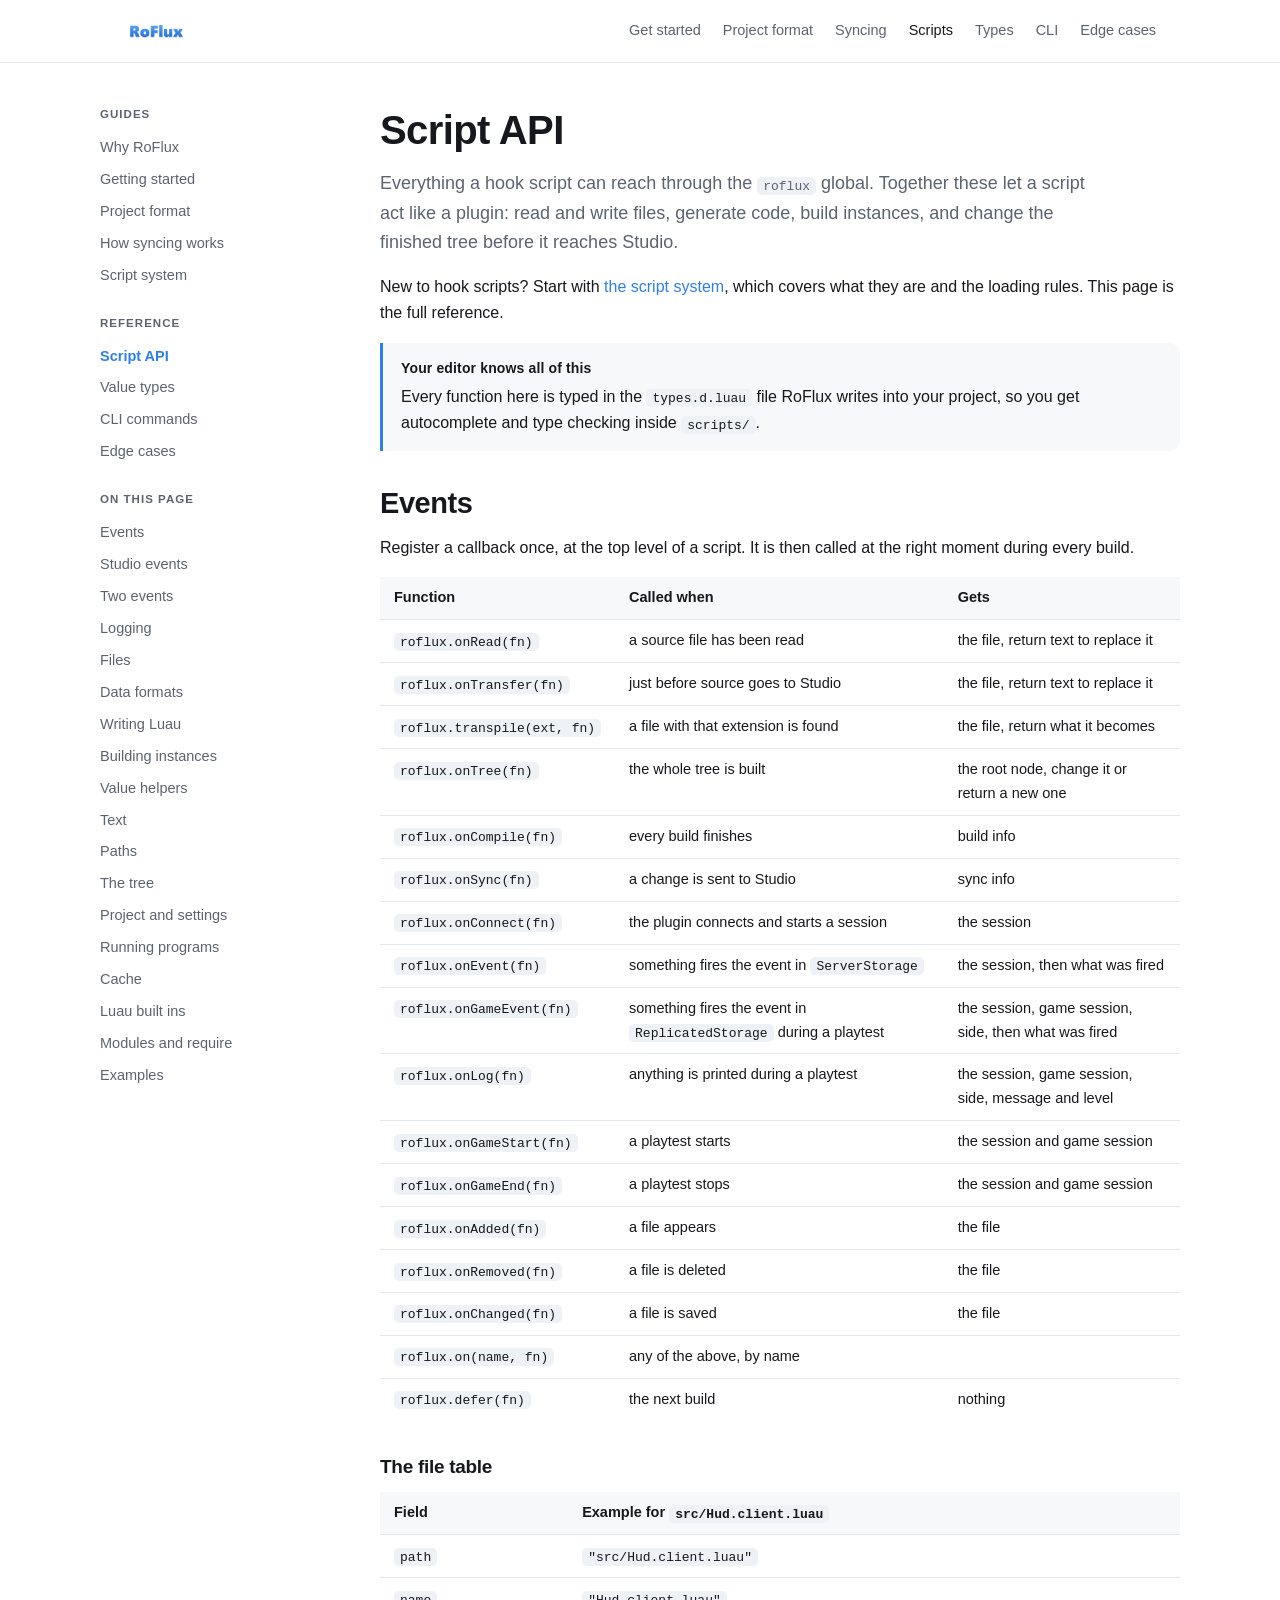
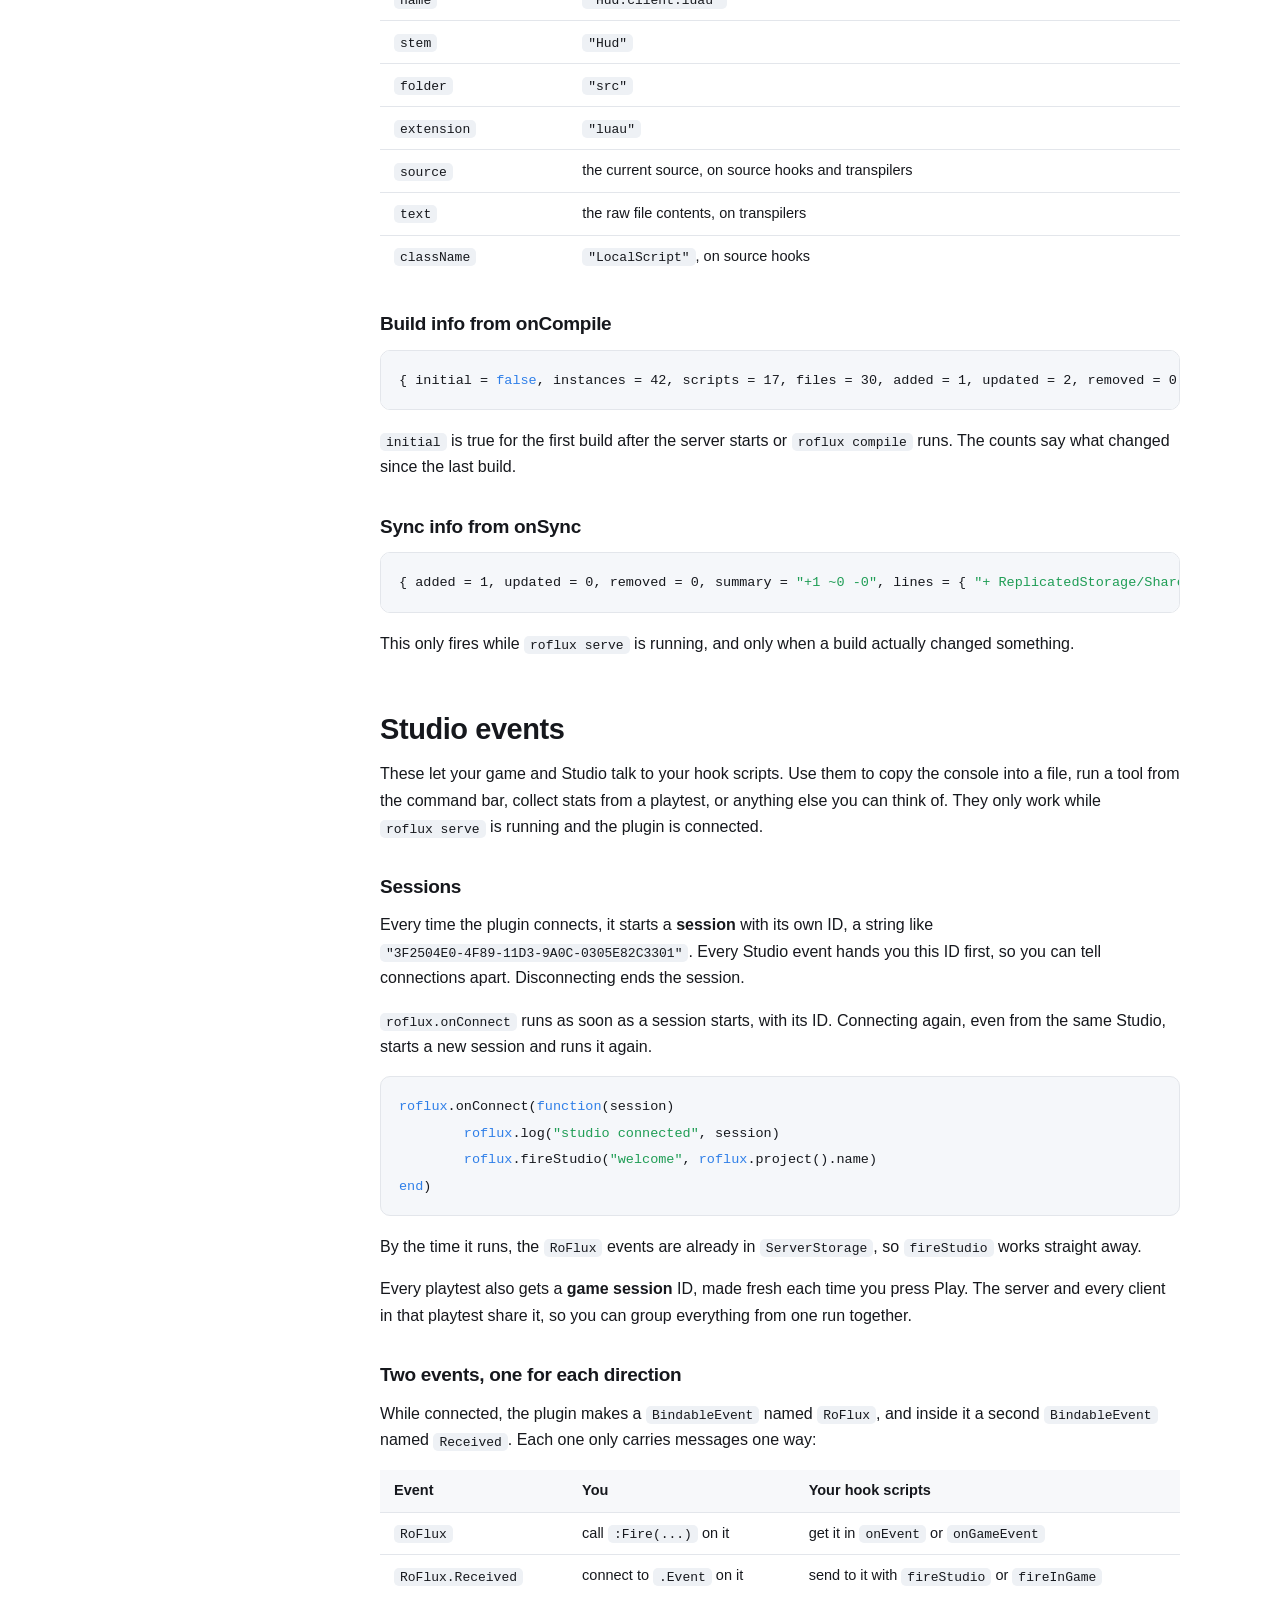
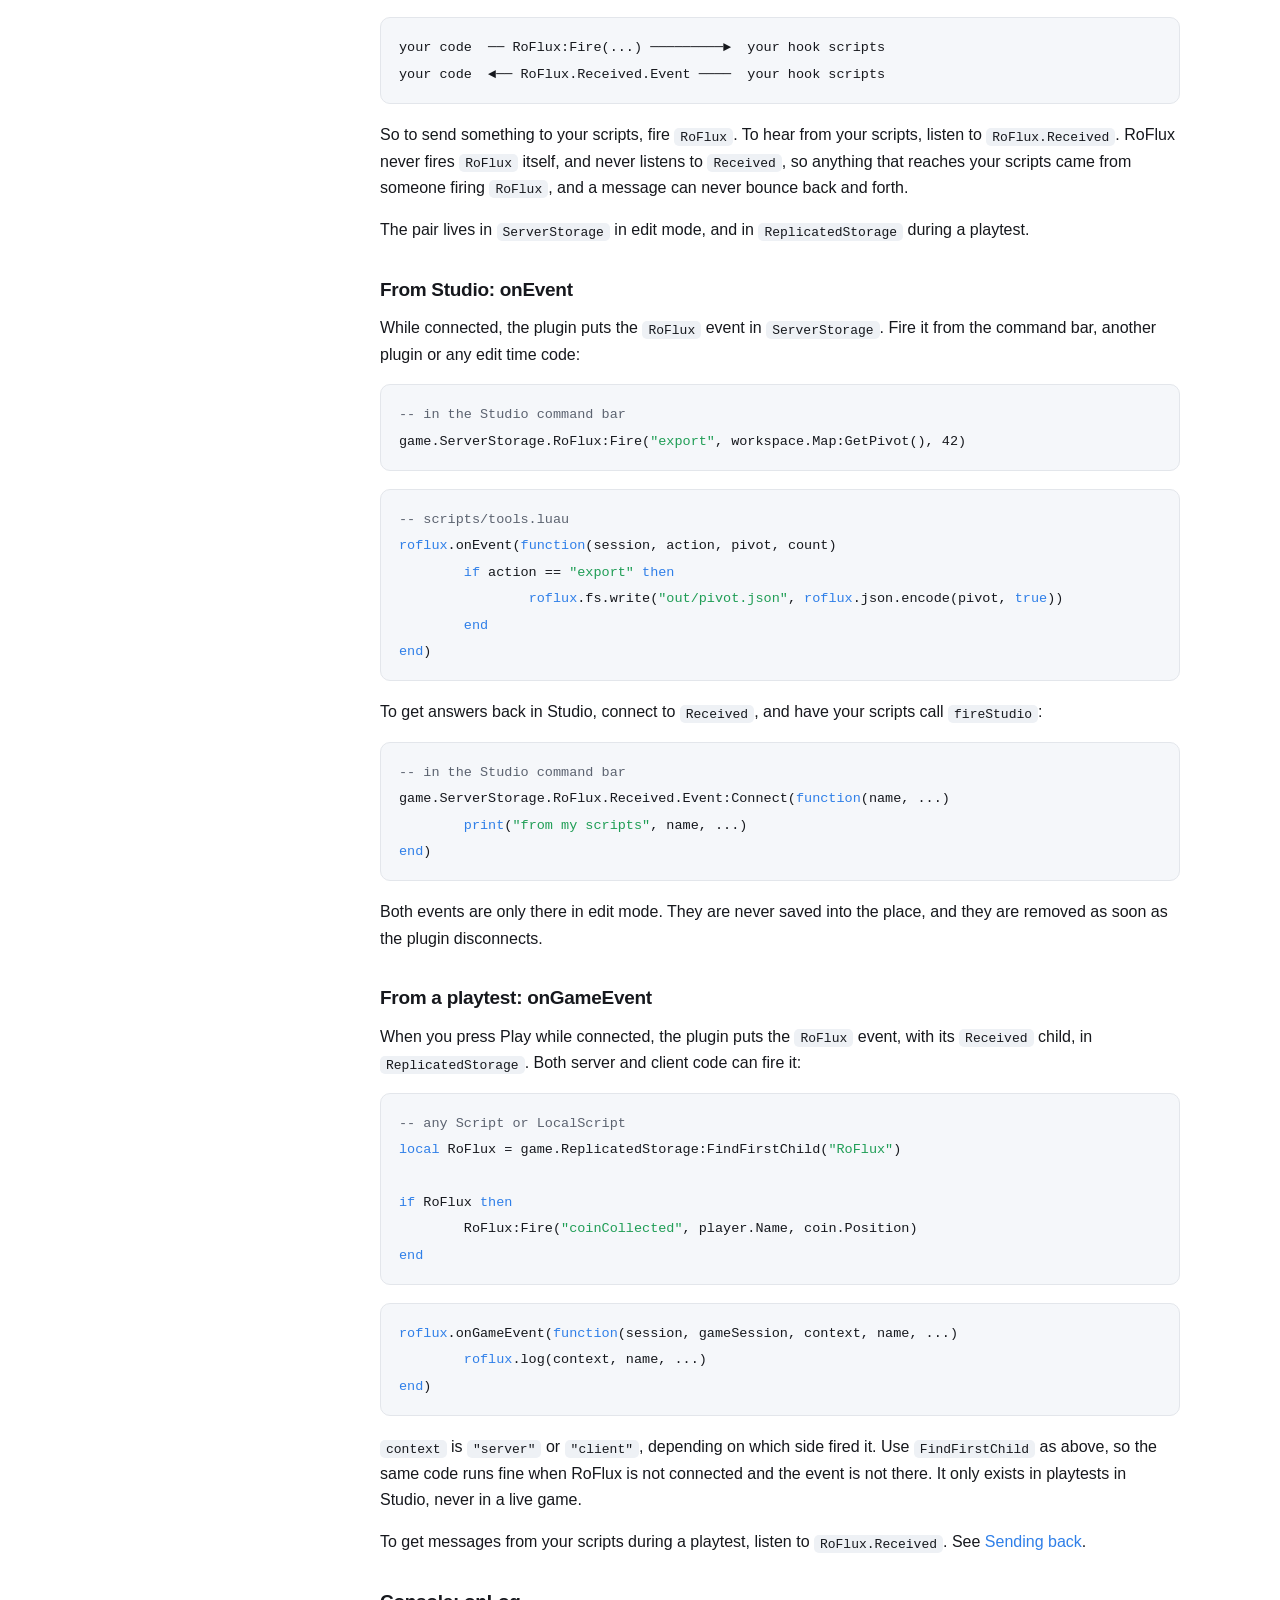
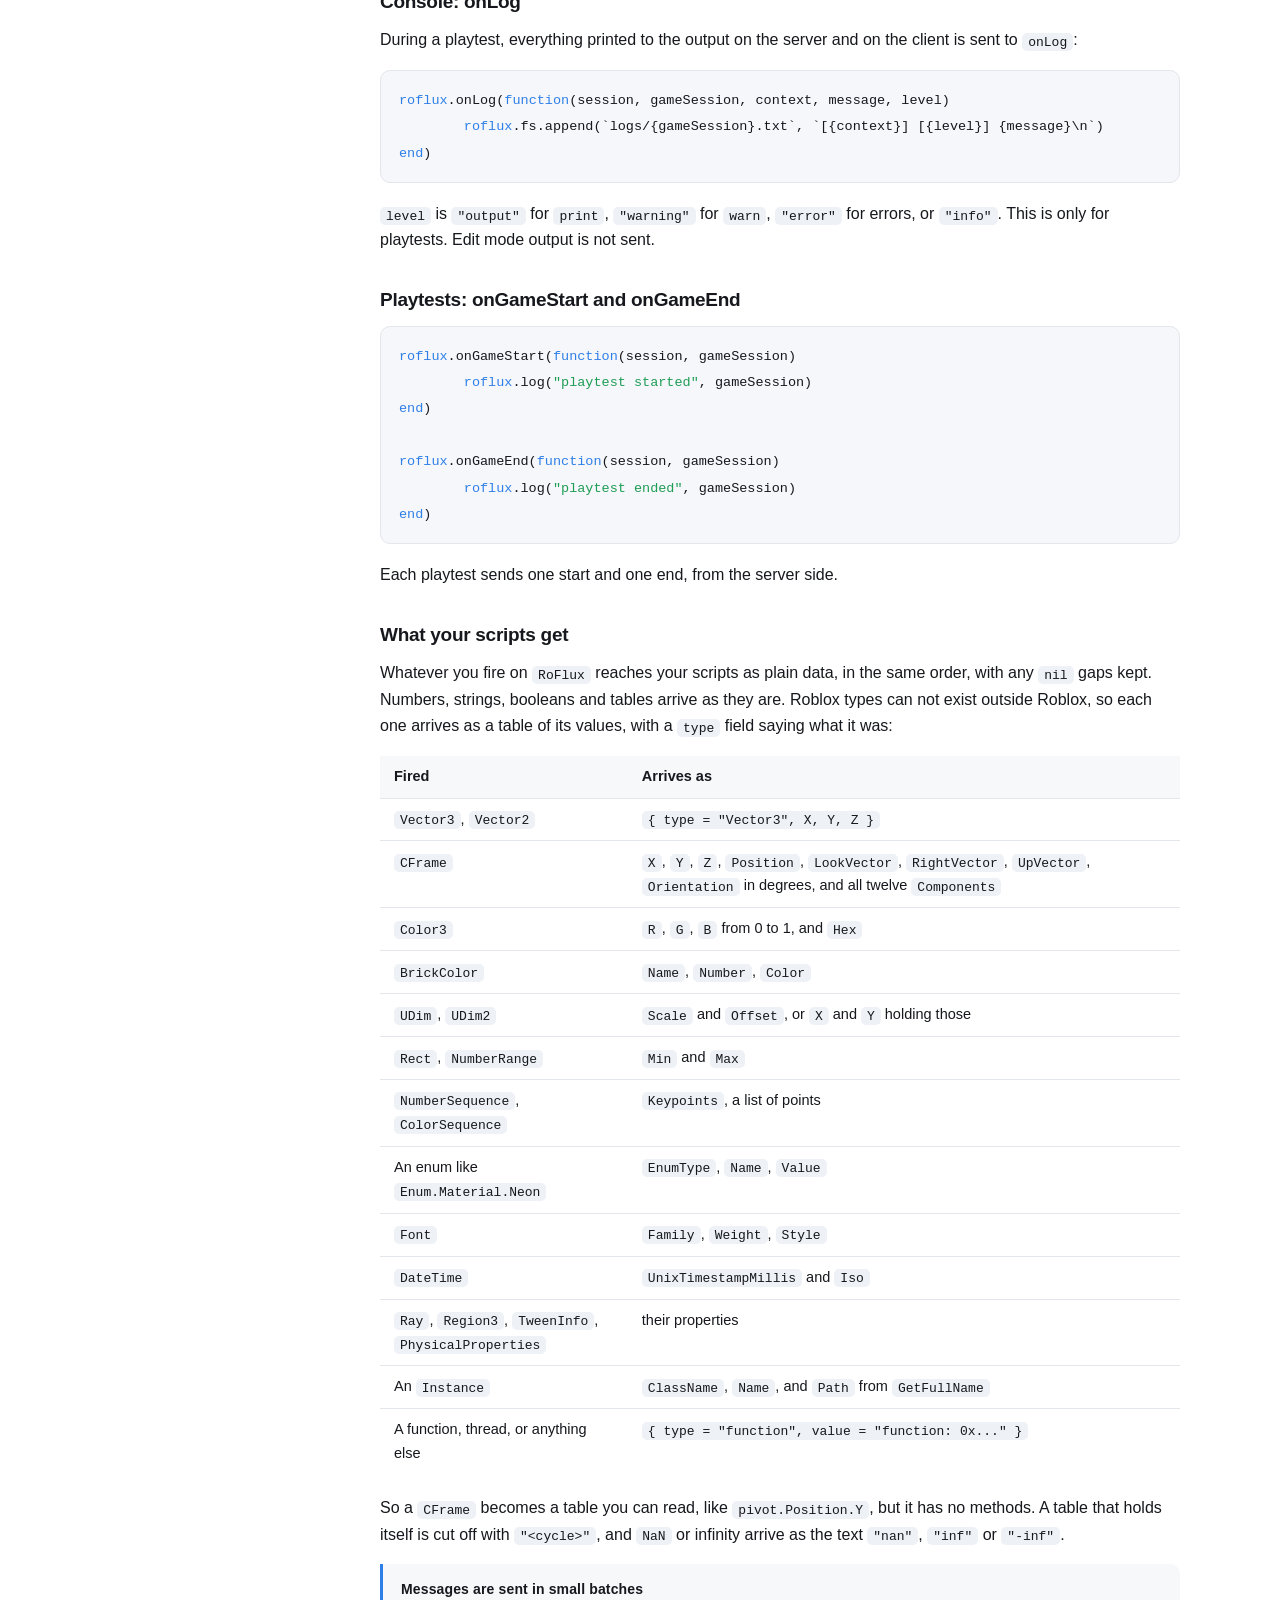
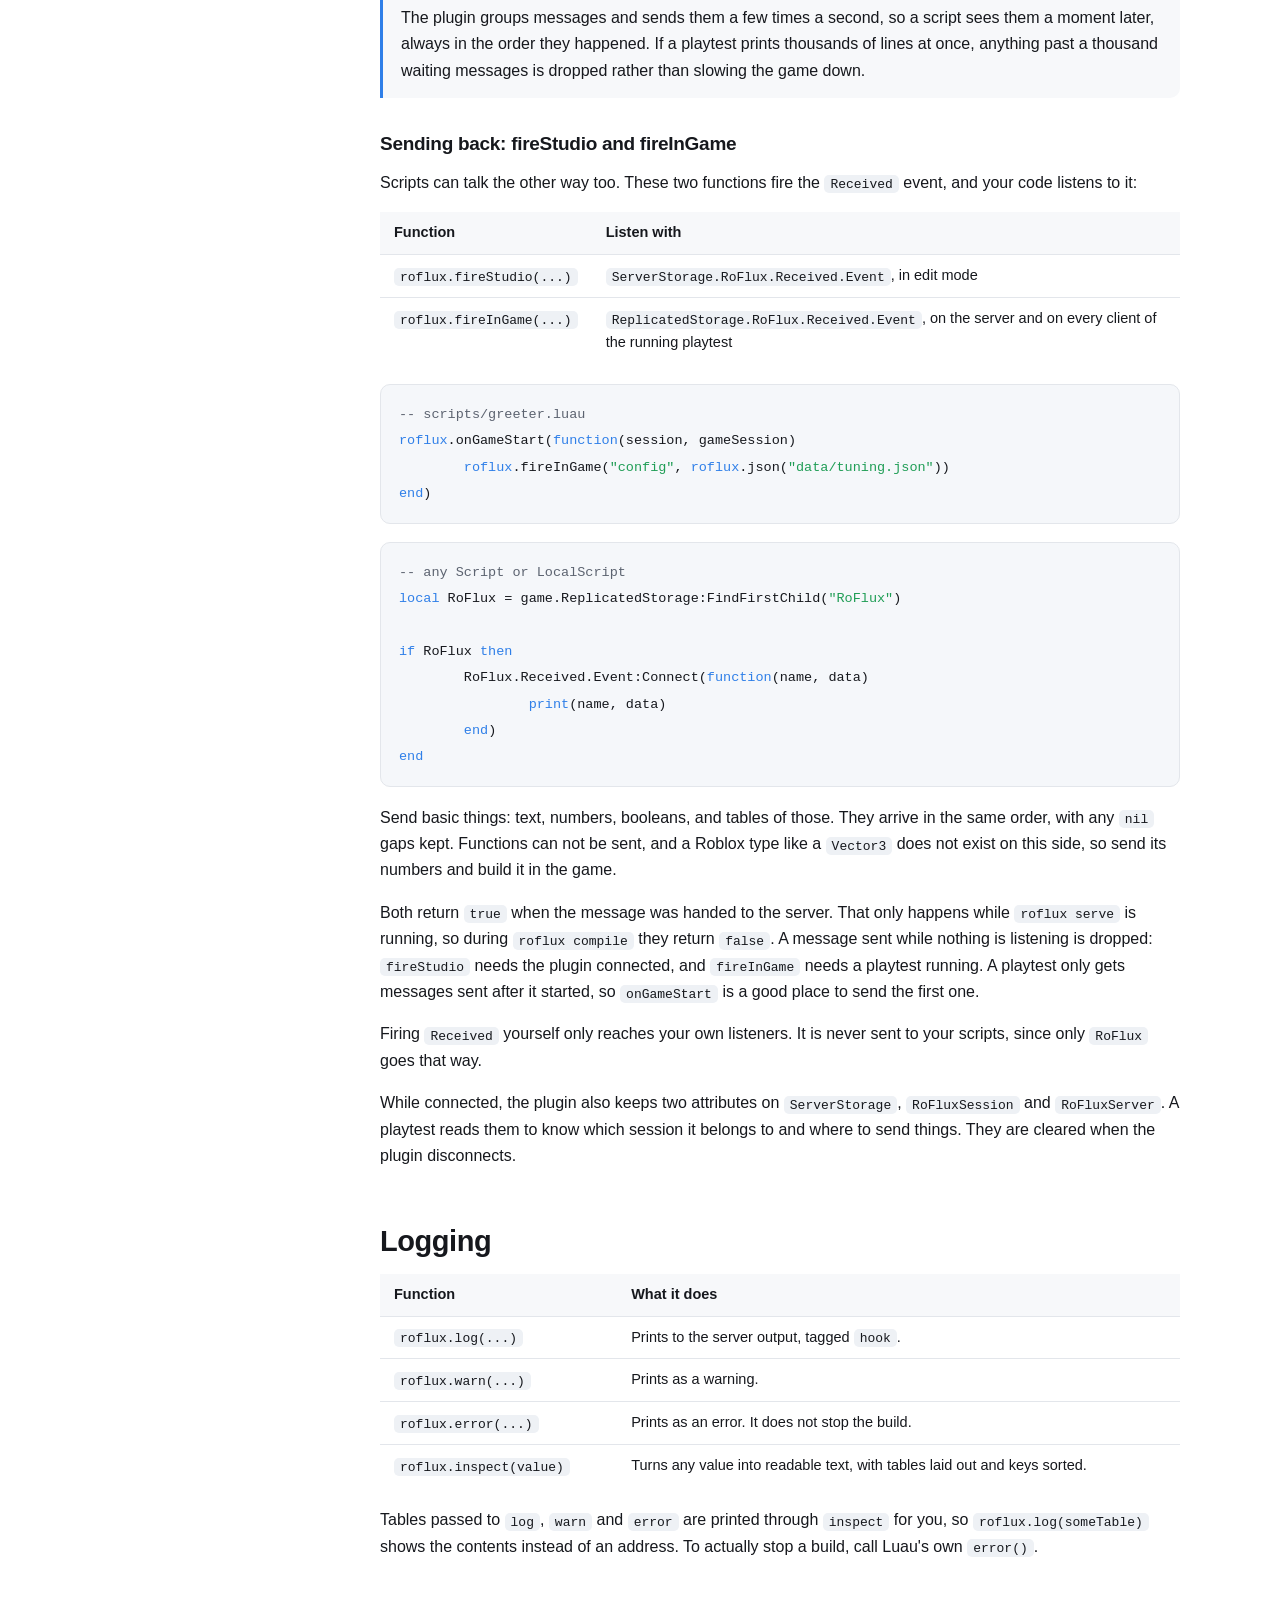
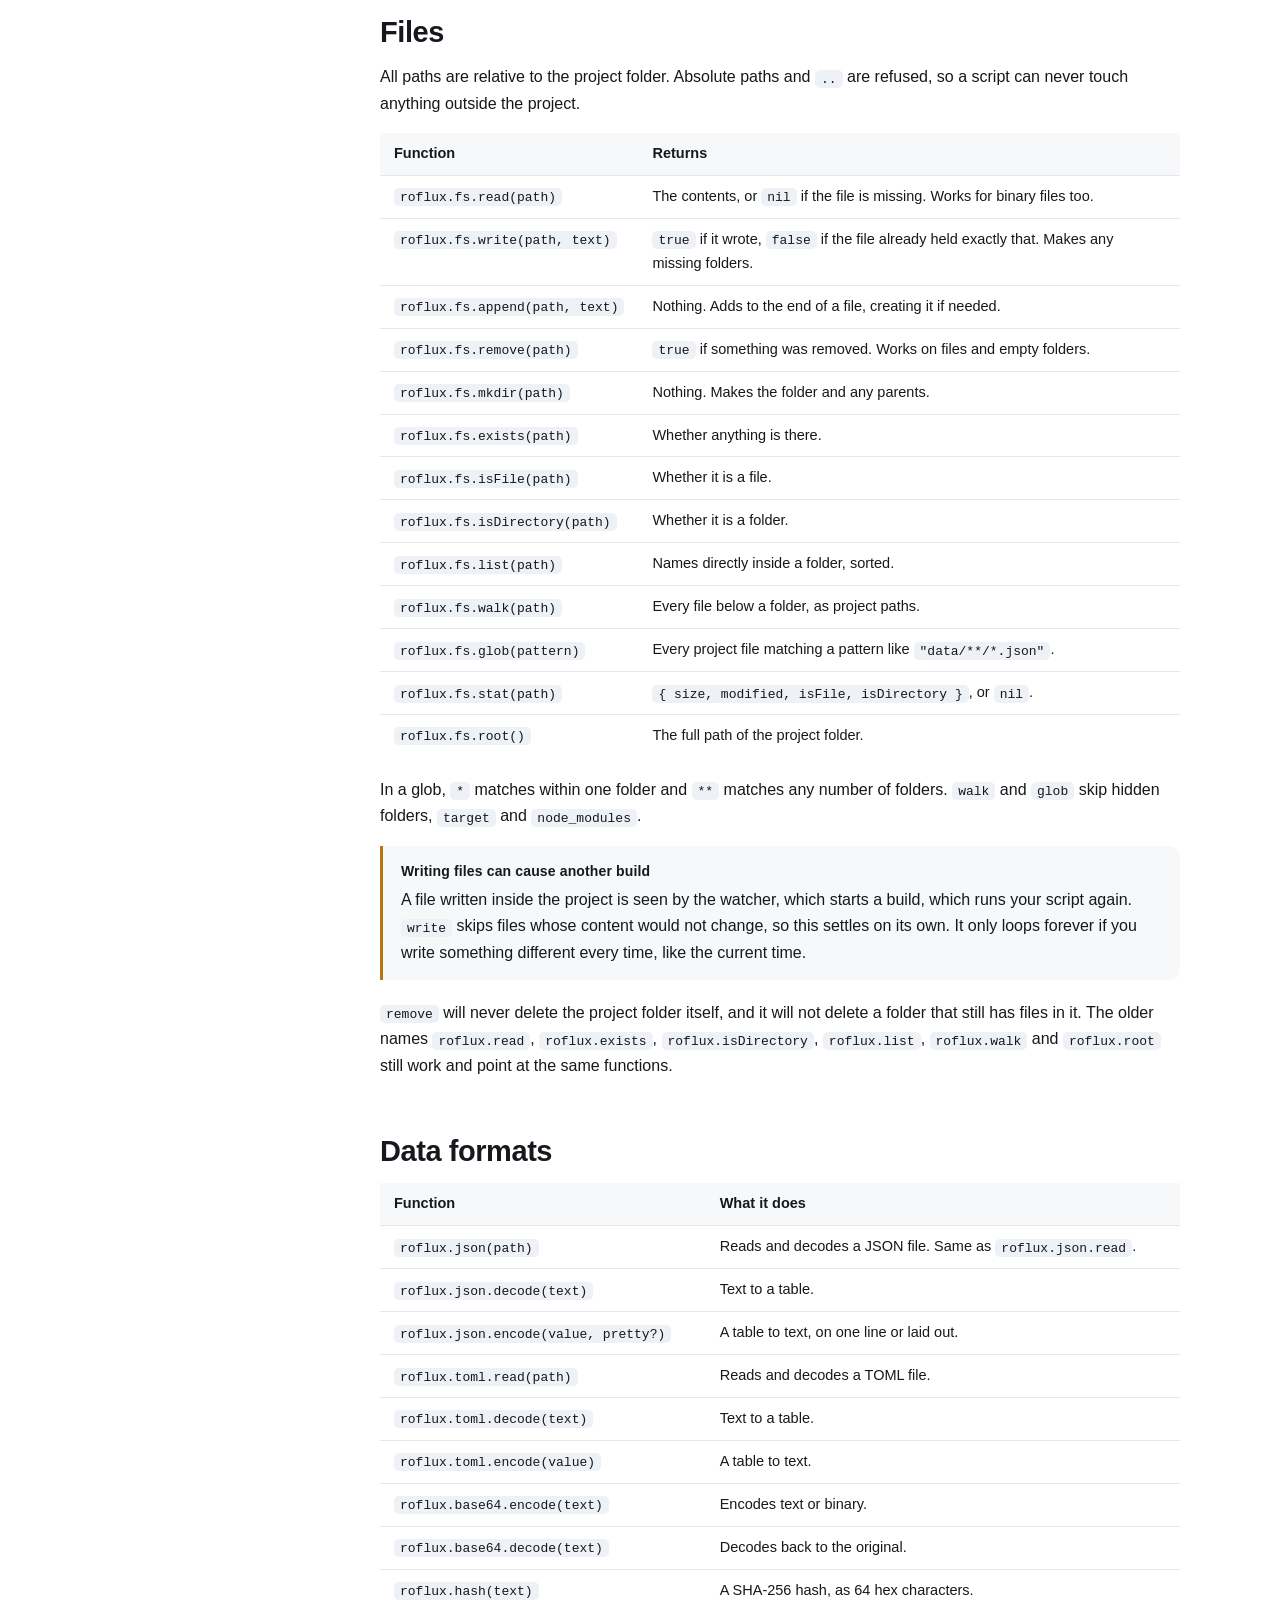
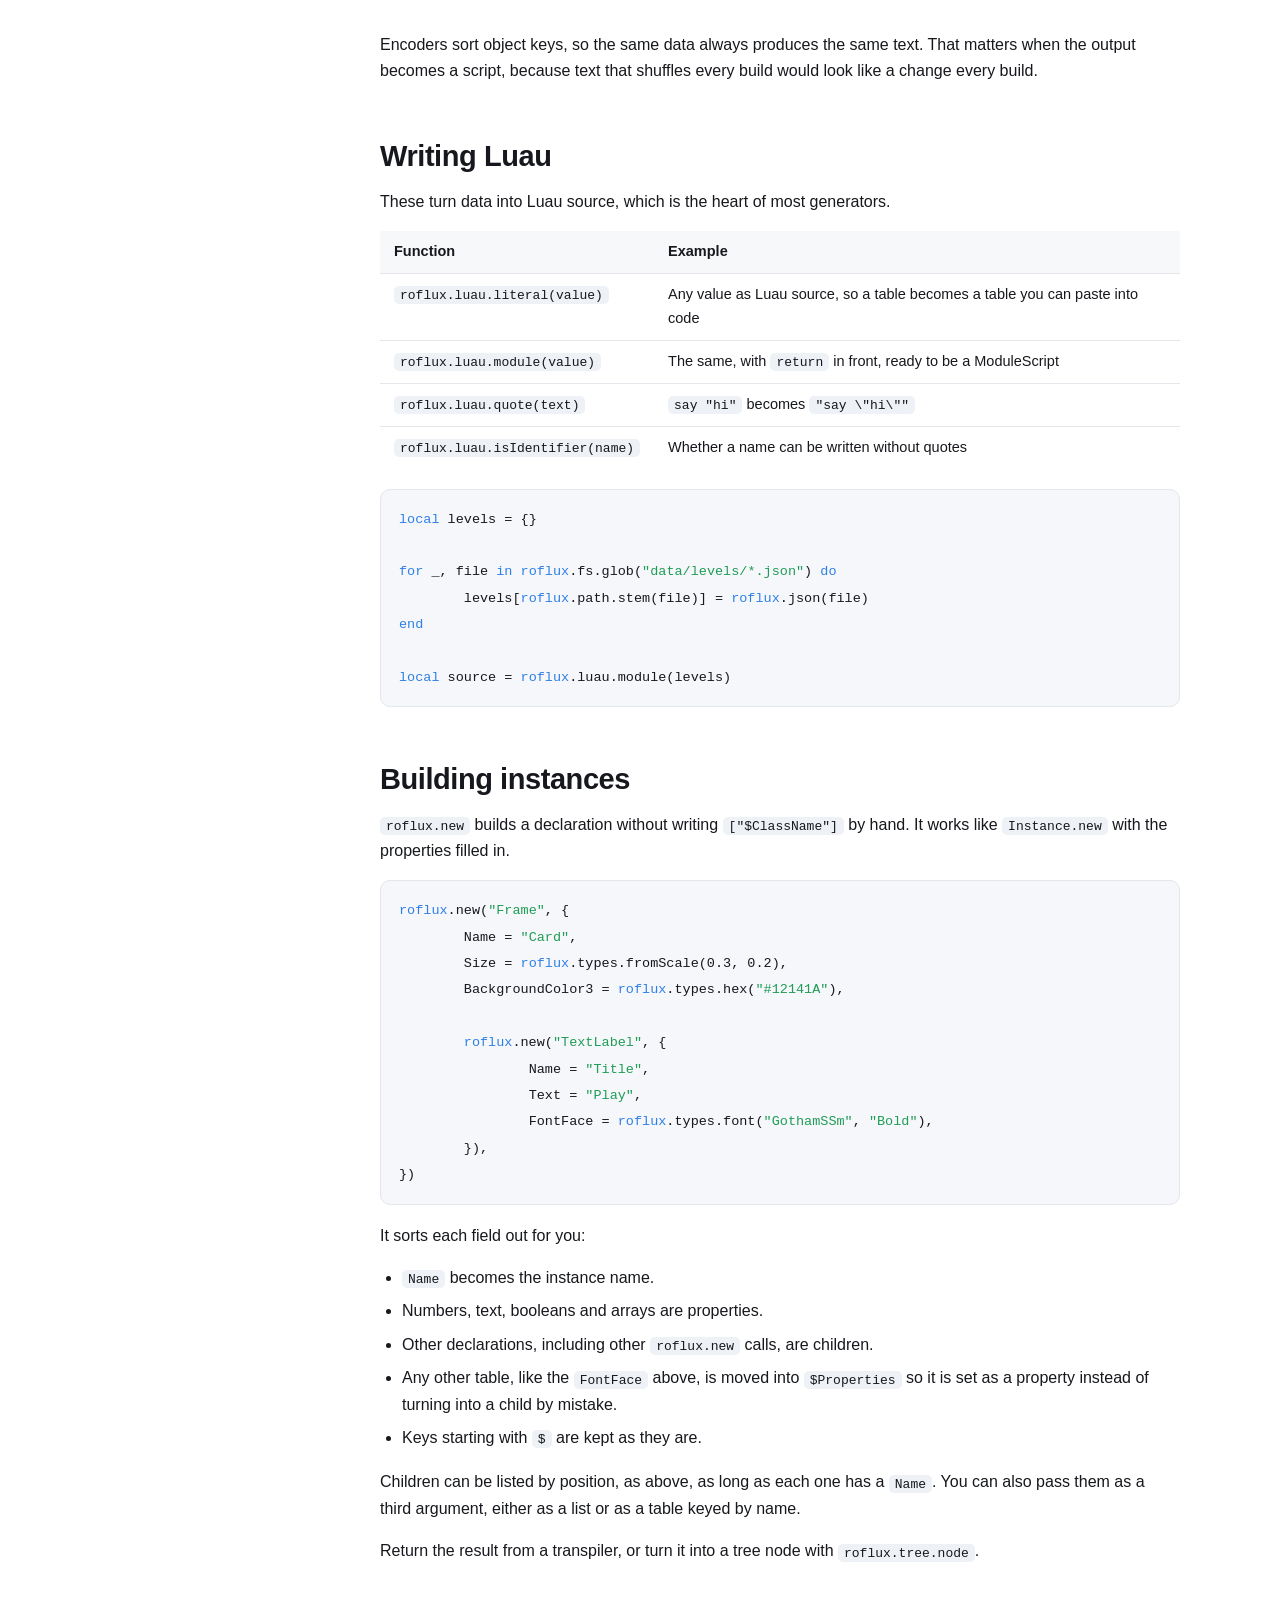
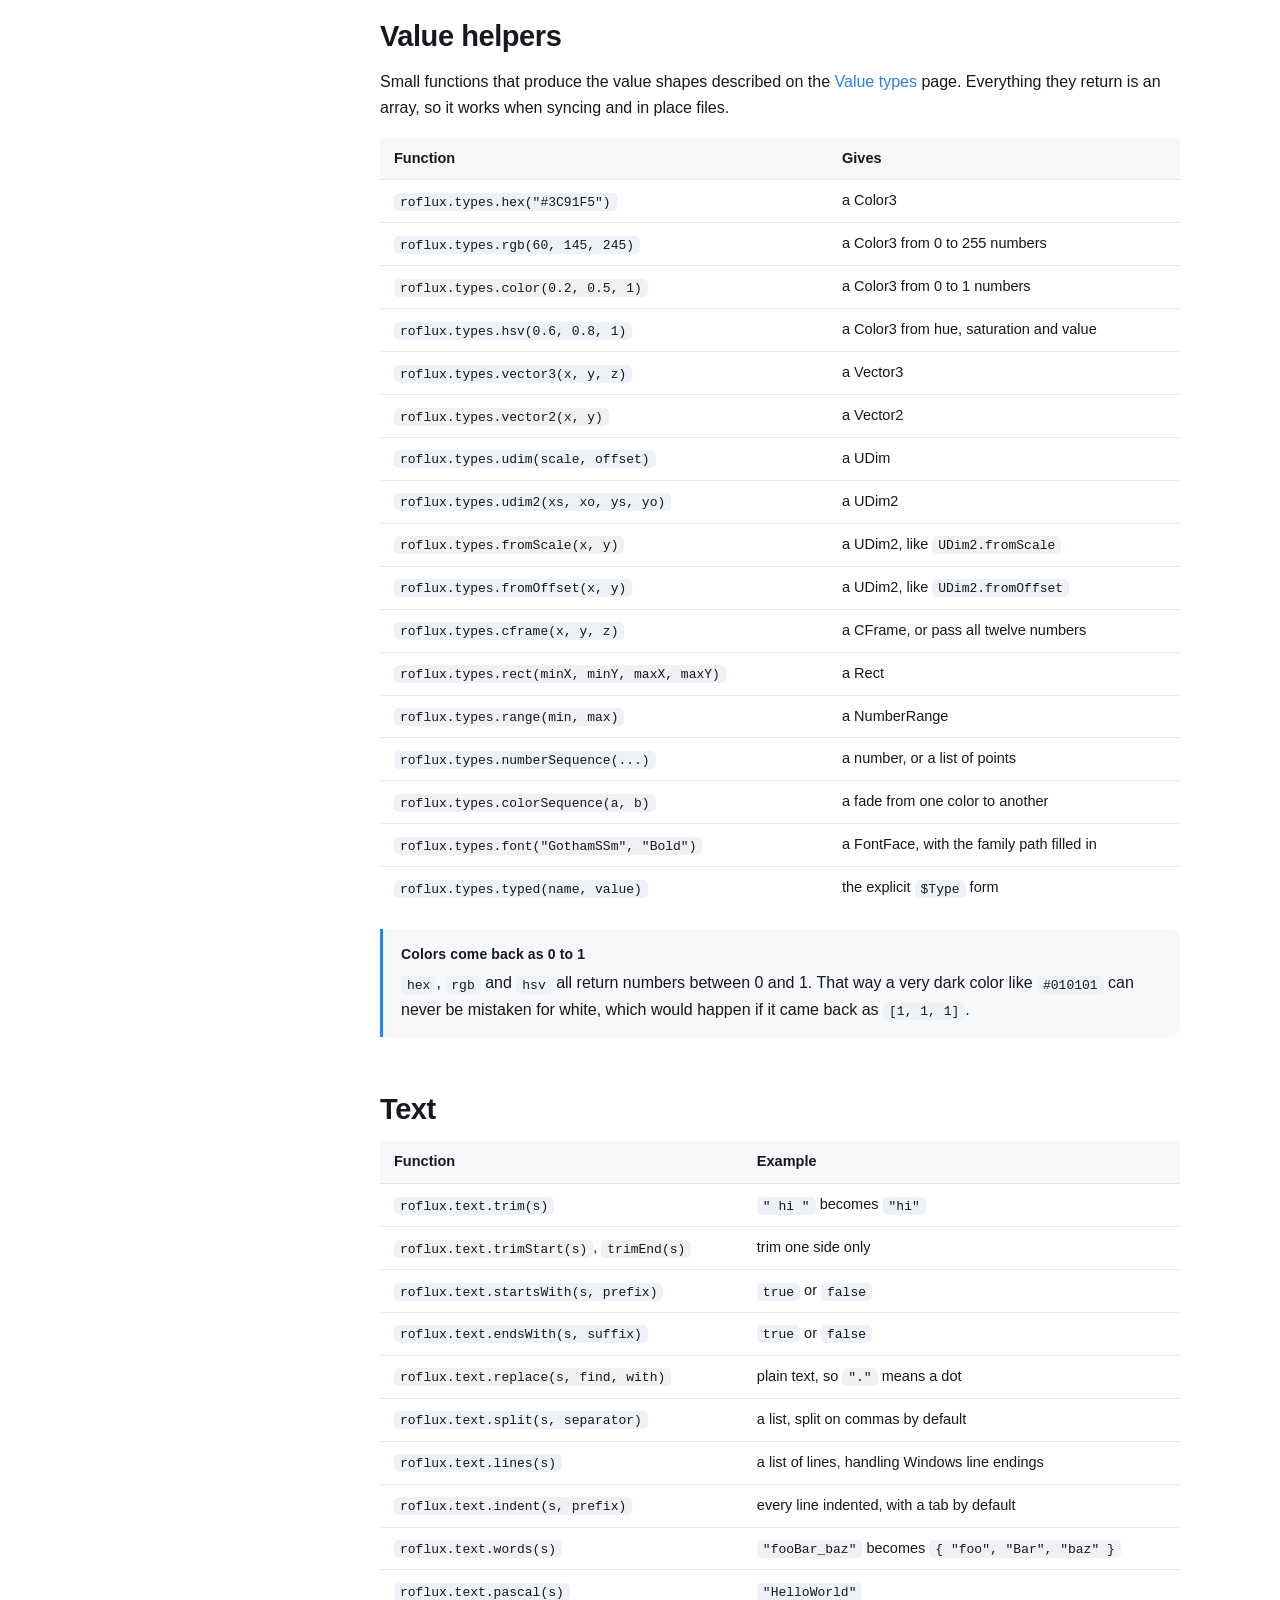
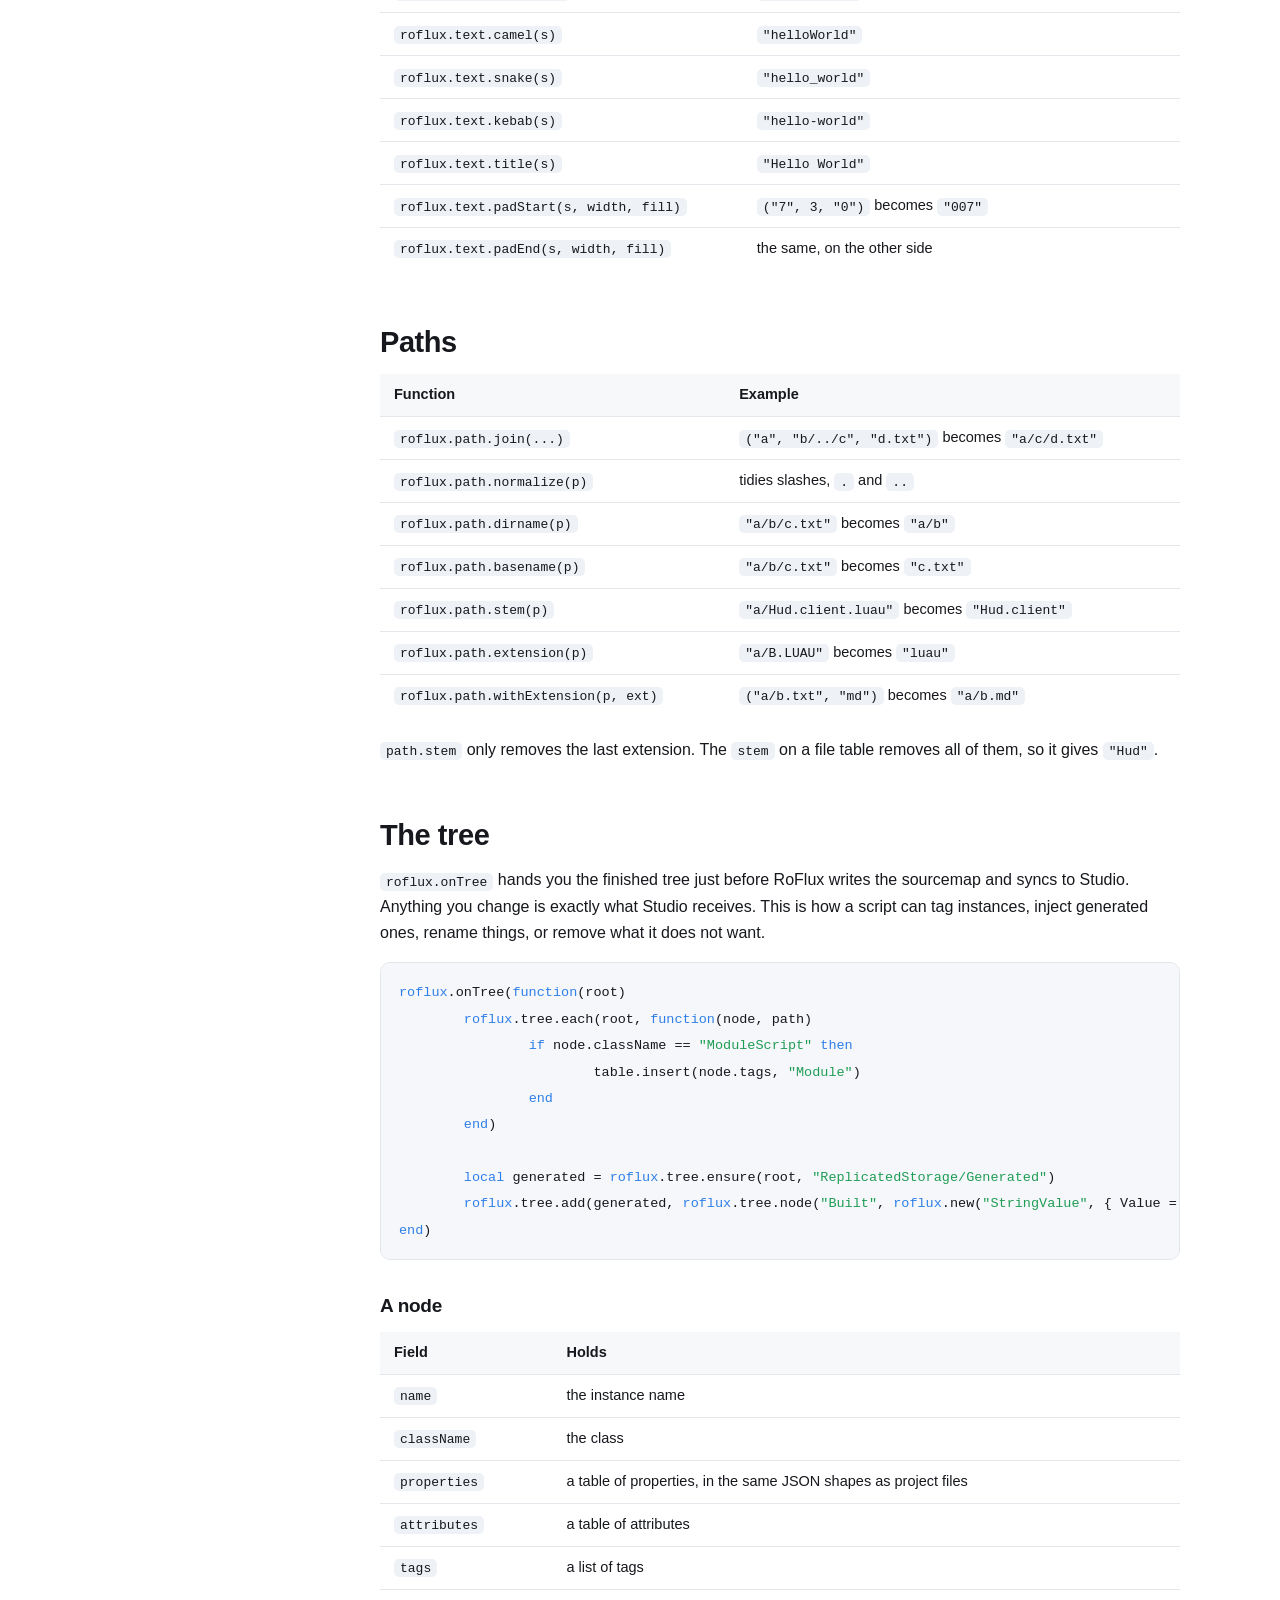
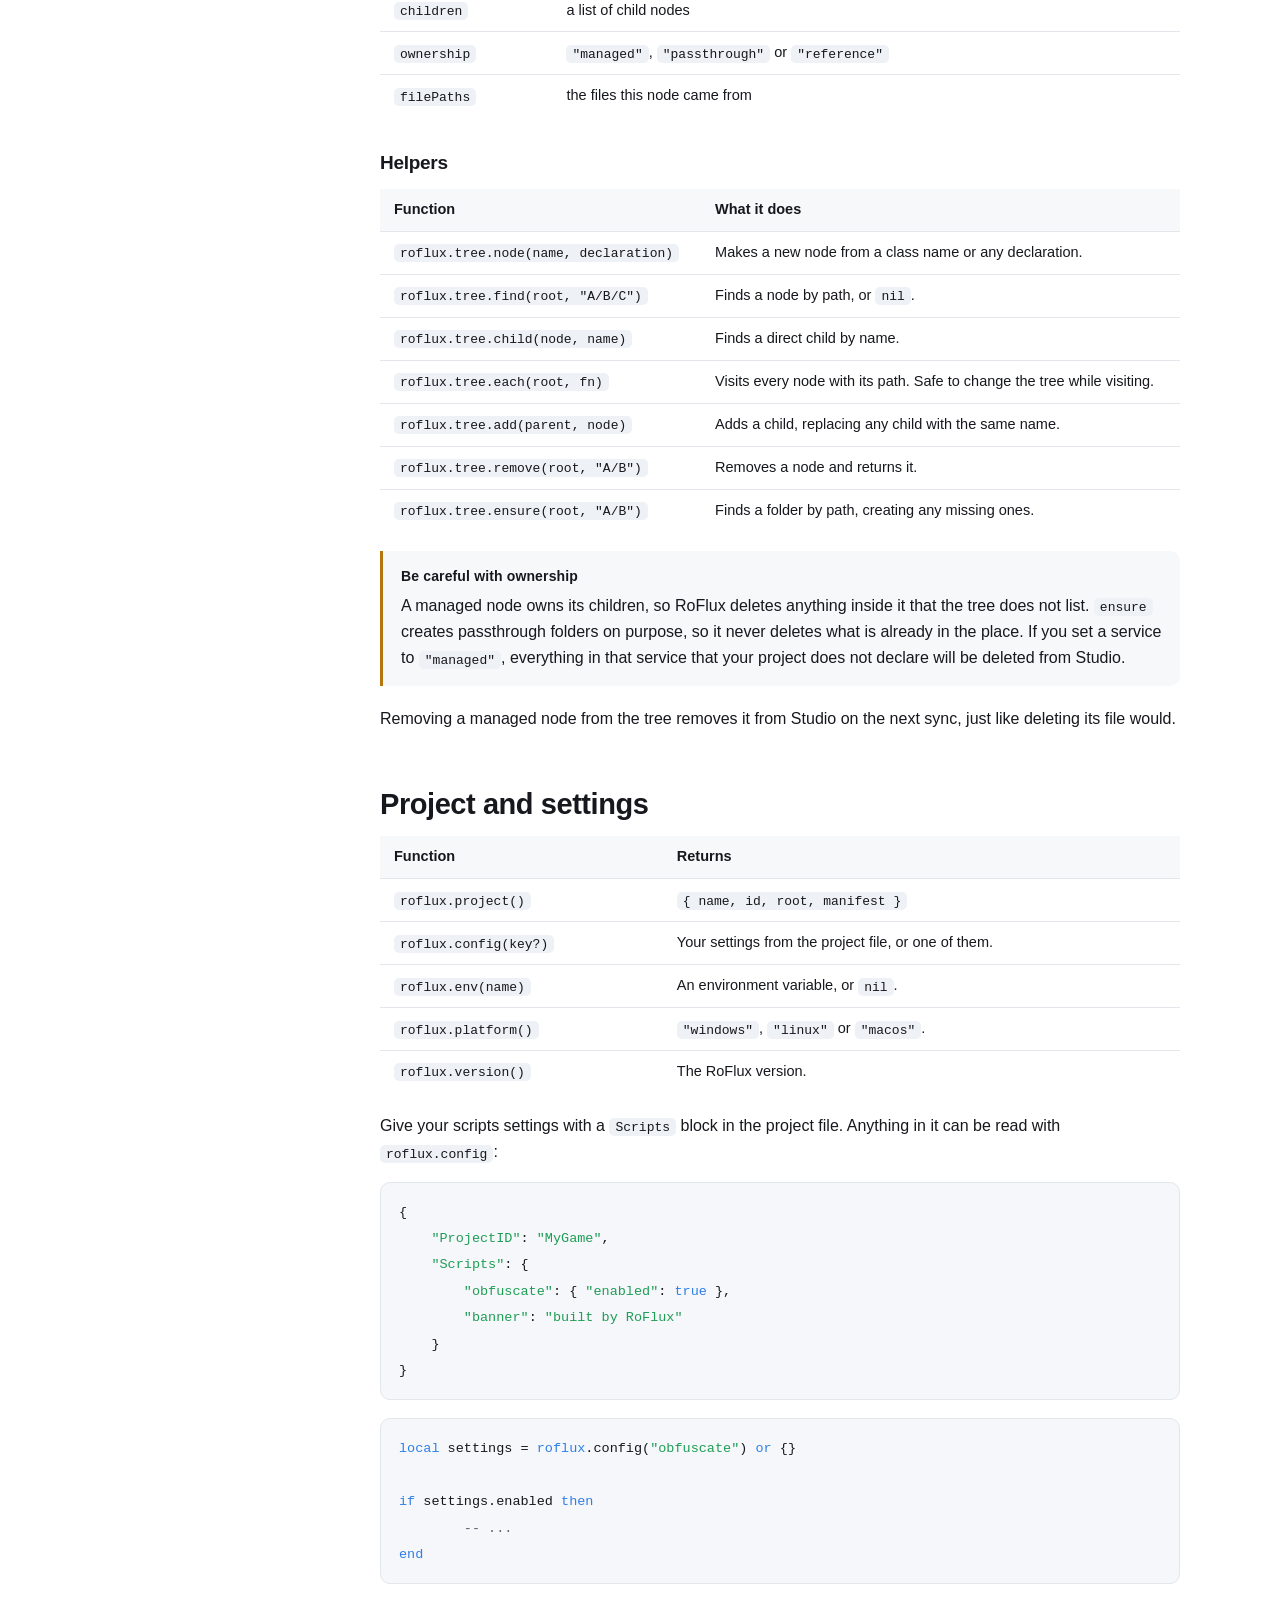
<file: docs/script-api.html>
<!doctype html>
<html lang="en">
<head>
<meta charset="utf-8">
<meta name="viewport" content="width=device-width, initial-scale=1">
<title>Script API &middot; RoFlux</title>
<link rel="icon" href="assets/RoFlux_icon_512.png">
<link rel="stylesheet" href="assets/style.css">
</head>
<body>

<nav class="nav">
	<div class="wrap nav-inner">
		<a class="nav-logo" href="index.html"><img src="assets/RoFlux_wordmark.png" alt="RoFlux"></a>
		<div class="nav-links">
			<a href="getting-started.html">Get started</a>
			<a href="project.html">Project format</a>
			<a href="syncing.html">Syncing</a>
			<a href="scripts.html" class="active">Scripts</a>
			<a href="types.html">Types</a>
			<a href="cli.html">CLI</a>
			<a href="edge-cases.html">Edge cases</a>
		</div>
	</div>
</nav>

<div class="wrap docs">
	<aside class="side">
		<h5>Guides</h5>
		<a href="why.html">Why RoFlux</a>
		<a href="getting-started.html">Getting started</a>
		<a href="project.html">Project format</a>
		<a href="syncing.html">How syncing works</a>
		<a href="scripts.html">Script system</a>
		<h5>Reference</h5>
		<a href="script-api.html" class="active">Script API</a>
		<a href="types.html">Value types</a>
		<a href="cli.html">CLI commands</a>
		<a href="edge-cases.html">Edge cases</a>
		<h5>On this page</h5>
		<a href="#events">Events</a>
		<a href="#studio">Studio events</a>
		<a href="#two-events">Two events</a>
		<a href="#logging">Logging</a>
		<a href="#fs">Files</a>
		<a href="#data">Data formats</a>
		<a href="#luau">Writing Luau</a>
		<a href="#new">Building instances</a>
		<a href="#types">Value helpers</a>
		<a href="#text">Text</a>
		<a href="#path">Paths</a>
		<a href="#tree">The tree</a>
		<a href="#project">Project and settings</a>
		<a href="#exec">Running programs</a>
		<a href="#cache">Cache</a>
		<a href="#stdlib">Luau built ins</a>
		<a href="#modules">Modules and require</a>
		<a href="#examples">Examples</a>
	</aside>

	<main class="content">
		<h1>Script API</h1>
		<p class="lede">Everything a hook script can reach through the <code>roflux</code> global. Together these let a script act like a plugin: read and write files, generate code, build instances, and change the finished tree before it reaches Studio.</p>
		<p>New to hook scripts? Start with <a href="scripts.html">the script system</a>, which covers what they are and the loading rules. This page is the full reference.</p>
		<div class="note">
			<strong>Your editor knows all of this</strong>
			<p>Every function here is typed in the <code>types.d.luau</code> file RoFlux writes into your project, so you get autocomplete and type checking inside <code>scripts/</code>.</p>
		</div>

		<h2 id="events">Events</h2>
		<p>Register a callback once, at the top level of a script. It is then called at the right moment during every build.</p>
		<div class="table-wrap">
		<table>
			<thead><tr><th>Function</th><th>Called when</th><th>Gets</th></tr></thead>
			<tbody>
				<tr><td><code>roflux.onRead(fn)</code></td><td>a source file has been read</td><td>the file, return text to replace it</td></tr>
				<tr><td><code>roflux.onTransfer(fn)</code></td><td>just before source goes to Studio</td><td>the file, return text to replace it</td></tr>
				<tr><td><code>roflux.transpile(ext, fn)</code></td><td>a file with that extension is found</td><td>the file, return what it becomes</td></tr>
				<tr><td><code>roflux.onTree(fn)</code></td><td>the whole tree is built</td><td>the root node, change it or return a new one</td></tr>
				<tr><td><code>roflux.onCompile(fn)</code></td><td>every build finishes</td><td>build info</td></tr>
				<tr><td><code>roflux.onSync(fn)</code></td><td>a change is sent to Studio</td><td>sync info</td></tr>
				<tr><td><code>roflux.onConnect(fn)</code></td><td>the plugin connects and starts a session</td><td>the session</td></tr>
				<tr><td><code>roflux.onEvent(fn)</code></td><td>something fires the event in <code>ServerStorage</code></td><td>the session, then what was fired</td></tr>
				<tr><td><code>roflux.onGameEvent(fn)</code></td><td>something fires the event in <code>ReplicatedStorage</code> during a playtest</td><td>the session, game session, side, then what was fired</td></tr>
				<tr><td><code>roflux.onLog(fn)</code></td><td>anything is printed during a playtest</td><td>the session, game session, side, message and level</td></tr>
				<tr><td><code>roflux.onGameStart(fn)</code></td><td>a playtest starts</td><td>the session and game session</td></tr>
				<tr><td><code>roflux.onGameEnd(fn)</code></td><td>a playtest stops</td><td>the session and game session</td></tr>
				<tr><td><code>roflux.onAdded(fn)</code></td><td>a file appears</td><td>the file</td></tr>
				<tr><td><code>roflux.onRemoved(fn)</code></td><td>a file is deleted</td><td>the file</td></tr>
				<tr><td><code>roflux.onChanged(fn)</code></td><td>a file is saved</td><td>the file</td></tr>
				<tr><td><code>roflux.on(name, fn)</code></td><td>any of the above, by name</td><td></td></tr>
				<tr><td><code>roflux.defer(fn)</code></td><td>the next build</td><td>nothing</td></tr>
			</tbody>
		</table>
		</div>

		<h3>The file table</h3>
		<div class="table-wrap">
		<table>
			<thead><tr><th>Field</th><th>Example for <code>src/Hud.client.luau</code></th></tr></thead>
			<tbody>
				<tr><td><code>path</code></td><td><code>"src/Hud.client.luau"</code></td></tr>
				<tr><td><code>name</code></td><td><code>"Hud.client.luau"</code></td></tr>
				<tr><td><code>stem</code></td><td><code>"Hud"</code></td></tr>
				<tr><td><code>folder</code></td><td><code>"src"</code></td></tr>
				<tr><td><code>extension</code></td><td><code>"luau"</code></td></tr>
				<tr><td><code>source</code></td><td>the current source, on source hooks and transpilers</td></tr>
				<tr><td><code>text</code></td><td>the raw file contents, on transpilers</td></tr>
				<tr><td><code>className</code></td><td><code>"LocalScript"</code>, on source hooks</td></tr>
			</tbody>
		</table>
		</div>

		<h3>Build info from onCompile</h3>
<pre><code>{ initial = <span class="tok-k">false</span>, instances = 42, scripts = 17, files = 30, added = 1, updated = 2, removed = 0 }</code></pre>
		<p><code>initial</code> is true for the first build after the server starts or <code>roflux compile</code> runs. The counts say what changed since the last build.</p>

		<h3>Sync info from onSync</h3>
<pre><code>{ added = 1, updated = 0, removed = 0, summary = <span class="tok-s">"+1 ~0 -0"</span>, lines = { <span class="tok-s">"+ ReplicatedStorage/Shared/Coins [ModuleScript]"</span> }, clients = 1 }</code></pre>
		<p>This only fires while <code>roflux serve</code> is running, and only when a build actually changed something.</p>

		<h2 id="studio">Studio events</h2>
		<p>These let your game and Studio talk to your hook scripts. Use them to copy the console into a file, run a tool from the command bar, collect stats from a playtest, or anything else you can think of. They only work while <code>roflux serve</code> is running and the plugin is connected.</p>

		<h3>Sessions</h3>
		<p>Every time the plugin connects, it starts a <strong>session</strong> with its own ID, a string like <code>"3F2504E0-4F89-11D3-9A0C-0305E82C3301"</code>. Every Studio event hands you this ID first, so you can tell connections apart. Disconnecting ends the session.</p>
		<p><code>roflux.onConnect</code> runs as soon as a session starts, with its ID. Connecting again, even from the same Studio, starts a new session and runs it again.</p>
<pre><code><span class="tok-k">roflux</span>.onConnect(<span class="tok-k">function</span>(session)
	<span class="tok-k">roflux</span>.log(<span class="tok-s">"studio connected"</span>, session)
	<span class="tok-k">roflux</span>.fireStudio(<span class="tok-s">"welcome"</span>, <span class="tok-k">roflux</span>.project().name)
<span class="tok-k">end</span>)</code></pre>
		<p>By the time it runs, the <code>RoFlux</code> events are already in <code>ServerStorage</code>, so <code>fireStudio</code> works straight away.</p>
		<p>Every playtest also gets a <strong>game session</strong> ID, made fresh each time you press Play. The server and every client in that playtest share it, so you can group everything from one run together.</p>

		<h3 id="two-events">Two events, one for each direction</h3>
		<p>While connected, the plugin makes a <code>BindableEvent</code> named <code>RoFlux</code>, and inside it a second <code>BindableEvent</code> named <code>Received</code>. Each one only carries messages one way:</p>
		<div class="table-wrap">
		<table>
			<thead><tr><th>Event</th><th>You</th><th>Your hook scripts</th></tr></thead>
			<tbody>
				<tr><td><code>RoFlux</code></td><td>call <code>:Fire(...)</code> on it</td><td>get it in <code>onEvent</code> or <code>onGameEvent</code></td></tr>
				<tr><td><code>RoFlux.Received</code></td><td>connect to <code>.Event</code> on it</td><td>send to it with <code>fireStudio</code> or <code>fireInGame</code></td></tr>
			</tbody>
		</table>
		</div>
<pre><code>your code  ── RoFlux:Fire(...) ─────────►  your hook scripts
your code  ◄── RoFlux.Received.Event ────  your hook scripts</code></pre>
		<p>So to send something to your scripts, fire <code>RoFlux</code>. To hear from your scripts, listen to <code>RoFlux.Received</code>. RoFlux never fires <code>RoFlux</code> itself, and never listens to <code>Received</code>, so anything that reaches your scripts came from someone firing <code>RoFlux</code>, and a message can never bounce back and forth.</p>
		<p>The pair lives in <code>ServerStorage</code> in edit mode, and in <code>ReplicatedStorage</code> during a playtest.</p>

		<h3>From Studio: onEvent</h3>
		<p>While connected, the plugin puts the <code>RoFlux</code> event in <code>ServerStorage</code>. Fire it from the command bar, another plugin or any edit time code:</p>
<pre><code><span class="tok-c">-- in the Studio command bar</span>
game.ServerStorage.RoFlux:Fire(<span class="tok-s">"export"</span>, workspace.Map:GetPivot(), 42)</code></pre>
<pre><code><span class="tok-c">-- scripts/tools.luau</span>
<span class="tok-k">roflux</span>.onEvent(<span class="tok-k">function</span>(session, action, pivot, count)
	<span class="tok-k">if</span> action == <span class="tok-s">"export"</span> <span class="tok-k">then</span>
		<span class="tok-k">roflux</span>.fs.write(<span class="tok-s">"out/pivot.json"</span>, <span class="tok-k">roflux</span>.json.encode(pivot, <span class="tok-k">true</span>))
	<span class="tok-k">end</span>
<span class="tok-k">end</span>)</code></pre>
		<p>To get answers back in Studio, connect to <code>Received</code>, and have your scripts call <code>fireStudio</code>:</p>
<pre><code><span class="tok-c">-- in the Studio command bar</span>
game.ServerStorage.RoFlux.Received.Event:Connect(<span class="tok-k">function</span>(name, ...)
	<span class="tok-k">print</span>(<span class="tok-s">"from my scripts"</span>, name, ...)
<span class="tok-k">end</span>)</code></pre>
		<p>Both events are only there in edit mode. They are never saved into the place, and they are removed as soon as the plugin disconnects.</p>

		<h3>From a playtest: onGameEvent</h3>
		<p>When you press Play while connected, the plugin puts the <code>RoFlux</code> event, with its <code>Received</code> child, in <code>ReplicatedStorage</code>. Both server and client code can fire it:</p>
<pre><code><span class="tok-c">-- any Script or LocalScript</span>
<span class="tok-k">local</span> RoFlux = game.ReplicatedStorage:FindFirstChild(<span class="tok-s">"RoFlux"</span>)

<span class="tok-k">if</span> RoFlux <span class="tok-k">then</span>
	RoFlux:Fire(<span class="tok-s">"coinCollected"</span>, player.Name, coin.Position)
<span class="tok-k">end</span></code></pre>
<pre><code><span class="tok-k">roflux</span>.onGameEvent(<span class="tok-k">function</span>(session, gameSession, context, name, ...)
	<span class="tok-k">roflux</span>.log(context, name, ...)
<span class="tok-k">end</span>)</code></pre>
		<p><code>context</code> is <code>"server"</code> or <code>"client"</code>, depending on which side fired it. Use <code>FindFirstChild</code> as above, so the same code runs fine when RoFlux is not connected and the event is not there. It only exists in playtests in Studio, never in a live game.</p>
		<p>To get messages from your scripts during a playtest, listen to <code>RoFlux.Received</code>. See <a href="#sending">Sending back</a>.</p>

		<h3>Console: onLog</h3>
		<p>During a playtest, everything printed to the output on the server and on the client is sent to <code>onLog</code>:</p>
<pre><code><span class="tok-k">roflux</span>.onLog(<span class="tok-k">function</span>(session, gameSession, context, message, level)
	<span class="tok-k">roflux</span>.fs.append(`logs/{gameSession}.txt`, `[{context}] [{level}] {message}\n`)
<span class="tok-k">end</span>)</code></pre>
		<p><code>level</code> is <code>"output"</code> for <code>print</code>, <code>"warning"</code> for <code>warn</code>, <code>"error"</code> for errors, or <code>"info"</code>. This is only for playtests. Edit mode output is not sent.</p>

		<h3>Playtests: onGameStart and onGameEnd</h3>
<pre><code><span class="tok-k">roflux</span>.onGameStart(<span class="tok-k">function</span>(session, gameSession)
	<span class="tok-k">roflux</span>.log(<span class="tok-s">"playtest started"</span>, gameSession)
<span class="tok-k">end</span>)

<span class="tok-k">roflux</span>.onGameEnd(<span class="tok-k">function</span>(session, gameSession)
	<span class="tok-k">roflux</span>.log(<span class="tok-s">"playtest ended"</span>, gameSession)
<span class="tok-k">end</span>)</code></pre>
		<p>Each playtest sends one start and one end, from the server side.</p>

		<h3 id="arrives">What your scripts get</h3>
		<p>Whatever you fire on <code>RoFlux</code> reaches your scripts as plain data, in the same order, with any <code>nil</code> gaps kept. Numbers, strings, booleans and tables arrive as they are. Roblox types can not exist outside Roblox, so each one arrives as a table of its values, with a <code>type</code> field saying what it was:</p>
		<div class="table-wrap">
		<table>
			<thead><tr><th>Fired</th><th>Arrives as</th></tr></thead>
			<tbody>
				<tr><td><code>Vector3</code>, <code>Vector2</code></td><td><code>{ type = "Vector3", X, Y, Z }</code></td></tr>
				<tr><td><code>CFrame</code></td><td><code>X</code>, <code>Y</code>, <code>Z</code>, <code>Position</code>, <code>LookVector</code>, <code>RightVector</code>, <code>UpVector</code>, <code>Orientation</code> in degrees, and all twelve <code>Components</code></td></tr>
				<tr><td><code>Color3</code></td><td><code>R</code>, <code>G</code>, <code>B</code> from 0 to 1, and <code>Hex</code></td></tr>
				<tr><td><code>BrickColor</code></td><td><code>Name</code>, <code>Number</code>, <code>Color</code></td></tr>
				<tr><td><code>UDim</code>, <code>UDim2</code></td><td><code>Scale</code> and <code>Offset</code>, or <code>X</code> and <code>Y</code> holding those</td></tr>
				<tr><td><code>Rect</code>, <code>NumberRange</code></td><td><code>Min</code> and <code>Max</code></td></tr>
				<tr><td><code>NumberSequence</code>, <code>ColorSequence</code></td><td><code>Keypoints</code>, a list of points</td></tr>
				<tr><td>An enum like <code>Enum.Material.Neon</code></td><td><code>EnumType</code>, <code>Name</code>, <code>Value</code></td></tr>
				<tr><td><code>Font</code></td><td><code>Family</code>, <code>Weight</code>, <code>Style</code></td></tr>
				<tr><td><code>DateTime</code></td><td><code>UnixTimestampMillis</code> and <code>Iso</code></td></tr>
				<tr><td><code>Ray</code>, <code>Region3</code>, <code>TweenInfo</code>, <code>PhysicalProperties</code></td><td>their properties</td></tr>
				<tr><td>An <code>Instance</code></td><td><code>ClassName</code>, <code>Name</code>, and <code>Path</code> from <code>GetFullName</code></td></tr>
				<tr><td>A function, thread, or anything else</td><td><code>{ type = "function", value = "function: 0x..." }</code></td></tr>
			</tbody>
		</table>
		</div>
		<p>So a <code>CFrame</code> becomes a table you can read, like <code>pivot.Position.Y</code>, but it has no methods. A table that holds itself is cut off with <code>"&lt;cycle&gt;"</code>, and <code>NaN</code> or infinity arrive as the text <code>"nan"</code>, <code>"inf"</code> or <code>"-inf"</code>.</p>
		<div class="note">
			<strong>Messages are sent in small batches</strong>
			<p>The plugin groups messages and sends them a few times a second, so a script sees them a moment later, always in the order they happened. If a playtest prints thousands of lines at once, anything past a thousand waiting messages is dropped rather than slowing the game down.</p>
		</div>
		<h3 id="sending">Sending back: fireStudio and fireInGame</h3>
		<p>Scripts can talk the other way too. These two functions fire the <code>Received</code> event, and your code listens to it:</p>
		<div class="table-wrap">
		<table>
			<thead><tr><th>Function</th><th>Listen with</th></tr></thead>
			<tbody>
				<tr><td><code>roflux.fireStudio(...)</code></td><td><code>ServerStorage.RoFlux.Received.Event</code>, in edit mode</td></tr>
				<tr><td><code>roflux.fireInGame(...)</code></td><td><code>ReplicatedStorage.RoFlux.Received.Event</code>, on the server and on every client of the running playtest</td></tr>
			</tbody>
		</table>
		</div>
<pre><code><span class="tok-c">-- scripts/greeter.luau</span>
<span class="tok-k">roflux</span>.onGameStart(<span class="tok-k">function</span>(session, gameSession)
	<span class="tok-k">roflux</span>.fireInGame(<span class="tok-s">"config"</span>, <span class="tok-k">roflux</span>.json(<span class="tok-s">"data/tuning.json"</span>))
<span class="tok-k">end</span>)</code></pre>
<pre><code><span class="tok-c">-- any Script or LocalScript</span>
<span class="tok-k">local</span> RoFlux = game.ReplicatedStorage:FindFirstChild(<span class="tok-s">"RoFlux"</span>)

<span class="tok-k">if</span> RoFlux <span class="tok-k">then</span>
	RoFlux.Received.Event:Connect(<span class="tok-k">function</span>(name, data)
		<span class="tok-k">print</span>(name, data)
	<span class="tok-k">end</span>)
<span class="tok-k">end</span></code></pre>
		<p>Send basic things: text, numbers, booleans, and tables of those. They arrive in the same order, with any <code>nil</code> gaps kept. Functions can not be sent, and a Roblox type like a <code>Vector3</code> does not exist on this side, so send its numbers and build it in the game.</p>
		<p>Both return <code>true</code> when the message was handed to the server. That only happens while <code>roflux serve</code> is running, so during <code>roflux compile</code> they return <code>false</code>. A message sent while nothing is listening is dropped: <code>fireStudio</code> needs the plugin connected, and <code>fireInGame</code> needs a playtest running. A playtest only gets messages sent after it started, so <code>onGameStart</code> is a good place to send the first one.</p>
		<p>Firing <code>Received</code> yourself only reaches your own listeners. It is never sent to your scripts, since only <code>RoFlux</code> goes that way.</p>

		<p>While connected, the plugin also keeps two attributes on <code>ServerStorage</code>, <code>RoFluxSession</code> and <code>RoFluxServer</code>. A playtest reads them to know which session it belongs to and where to send things. They are cleared when the plugin disconnects.</p>

		<h2 id="logging">Logging</h2>
		<div class="table-wrap">
		<table>
			<thead><tr><th>Function</th><th>What it does</th></tr></thead>
			<tbody>
				<tr><td><code>roflux.log(...)</code></td><td>Prints to the server output, tagged <code>hook</code>.</td></tr>
				<tr><td><code>roflux.warn(...)</code></td><td>Prints as a warning.</td></tr>
				<tr><td><code>roflux.error(...)</code></td><td>Prints as an error. It does not stop the build.</td></tr>
				<tr><td><code>roflux.inspect(value)</code></td><td>Turns any value into readable text, with tables laid out and keys sorted.</td></tr>
			</tbody>
		</table>
		</div>
		<p>Tables passed to <code>log</code>, <code>warn</code> and <code>error</code> are printed through <code>inspect</code> for you, so <code>roflux.log(someTable)</code> shows the contents instead of an address. To actually stop a build, call Luau's own <code>error()</code>.</p>

		<h2 id="fs">Files</h2>
		<p>All paths are relative to the project folder. Absolute paths and <code>..</code> are refused, so a script can never touch anything outside the project.</p>
		<div class="table-wrap">
		<table>
			<thead><tr><th>Function</th><th>Returns</th></tr></thead>
			<tbody>
				<tr><td><code>roflux.fs.read(path)</code></td><td>The contents, or <code>nil</code> if the file is missing. Works for binary files too.</td></tr>
				<tr><td><code>roflux.fs.write(path, text)</code></td><td><code>true</code> if it wrote, <code>false</code> if the file already held exactly that. Makes any missing folders.</td></tr>
				<tr><td><code>roflux.fs.append(path, text)</code></td><td>Nothing. Adds to the end of a file, creating it if needed.</td></tr>
				<tr><td><code>roflux.fs.remove(path)</code></td><td><code>true</code> if something was removed. Works on files and empty folders.</td></tr>
				<tr><td><code>roflux.fs.mkdir(path)</code></td><td>Nothing. Makes the folder and any parents.</td></tr>
				<tr><td><code>roflux.fs.exists(path)</code></td><td>Whether anything is there.</td></tr>
				<tr><td><code>roflux.fs.isFile(path)</code></td><td>Whether it is a file.</td></tr>
				<tr><td><code>roflux.fs.isDirectory(path)</code></td><td>Whether it is a folder.</td></tr>
				<tr><td><code>roflux.fs.list(path)</code></td><td>Names directly inside a folder, sorted.</td></tr>
				<tr><td><code>roflux.fs.walk(path)</code></td><td>Every file below a folder, as project paths.</td></tr>
				<tr><td><code>roflux.fs.glob(pattern)</code></td><td>Every project file matching a pattern like <code>"data/**/*.json"</code>.</td></tr>
				<tr><td><code>roflux.fs.stat(path)</code></td><td><code>{ size, modified, isFile, isDirectory }</code>, or <code>nil</code>.</td></tr>
				<tr><td><code>roflux.fs.root()</code></td><td>The full path of the project folder.</td></tr>
			</tbody>
		</table>
		</div>
		<p>In a glob, <code>*</code> matches within one folder and <code>**</code> matches any number of folders. <code>walk</code> and <code>glob</code> skip hidden folders, <code>target</code> and <code>node_modules</code>.</p>
		<div class="note warn">
			<strong>Writing files can cause another build</strong>
			<p>A file written inside the project is seen by the watcher, which starts a build, which runs your script again. <code>write</code> skips files whose content would not change, so this settles on its own. It only loops forever if you write something different every time, like the current time.</p>
		</div>
		<p><code>remove</code> will never delete the project folder itself, and it will not delete a folder that still has files in it. The older names <code>roflux.read</code>, <code>roflux.exists</code>, <code>roflux.isDirectory</code>, <code>roflux.list</code>, <code>roflux.walk</code> and <code>roflux.root</code> still work and point at the same functions.</p>

		<h2 id="data">Data formats</h2>
		<div class="table-wrap">
		<table>
			<thead><tr><th>Function</th><th>What it does</th></tr></thead>
			<tbody>
				<tr><td><code>roflux.json(path)</code></td><td>Reads and decodes a JSON file. Same as <code>roflux.json.read</code>.</td></tr>
				<tr><td><code>roflux.json.decode(text)</code></td><td>Text to a table.</td></tr>
				<tr><td><code>roflux.json.encode(value, pretty?)</code></td><td>A table to text, on one line or laid out.</td></tr>
				<tr><td><code>roflux.toml.read(path)</code></td><td>Reads and decodes a TOML file.</td></tr>
				<tr><td><code>roflux.toml.decode(text)</code></td><td>Text to a table.</td></tr>
				<tr><td><code>roflux.toml.encode(value)</code></td><td>A table to text.</td></tr>
				<tr><td><code>roflux.base64.encode(text)</code></td><td>Encodes text or binary.</td></tr>
				<tr><td><code>roflux.base64.decode(text)</code></td><td>Decodes back to the original.</td></tr>
				<tr><td><code>roflux.hash(text)</code></td><td>A SHA-256 hash, as 64 hex characters.</td></tr>
			</tbody>
		</table>
		</div>
		<p>Encoders sort object keys, so the same data always produces the same text. That matters when the output becomes a script, because text that shuffles every build would look like a change every build.</p>

		<h2 id="luau">Writing Luau</h2>
		<p>These turn data into Luau source, which is the heart of most generators.</p>
		<div class="table-wrap">
		<table>
			<thead><tr><th>Function</th><th>Example</th></tr></thead>
			<tbody>
				<tr><td><code>roflux.luau.literal(value)</code></td><td>Any value as Luau source, so a table becomes a table you can paste into code</td></tr>
				<tr><td><code>roflux.luau.module(value)</code></td><td>The same, with <code>return</code> in front, ready to be a ModuleScript</td></tr>
				<tr><td><code>roflux.luau.quote(text)</code></td><td><code>say "hi"</code> becomes <code>"say \"hi\""</code></td></tr>
				<tr><td><code>roflux.luau.isIdentifier(name)</code></td><td>Whether a name can be written without quotes</td></tr>
			</tbody>
		</table>
		</div>
<pre><code><span class="tok-k">local</span> levels = {}

<span class="tok-k">for</span> _, file <span class="tok-k">in</span> <span class="tok-k">roflux</span>.fs.glob(<span class="tok-s">"data/levels/*.json"</span>) <span class="tok-k">do</span>
	levels[<span class="tok-k">roflux</span>.path.stem(file)] = <span class="tok-k">roflux</span>.json(file)
<span class="tok-k">end</span>

<span class="tok-k">local</span> source = <span class="tok-k">roflux</span>.luau.module(levels)</code></pre>

		<h2 id="new">Building instances</h2>
		<p><code>roflux.new</code> builds a declaration without writing <code>["$ClassName"]</code> by hand. It works like <code>Instance.new</code> with the properties filled in.</p>
<pre><code><span class="tok-k">roflux</span>.new(<span class="tok-s">"Frame"</span>, {
	Name = <span class="tok-s">"Card"</span>,
	Size = <span class="tok-k">roflux</span>.types.fromScale(0.3, 0.2),
	BackgroundColor3 = <span class="tok-k">roflux</span>.types.hex(<span class="tok-s">"#12141A"</span>),

	<span class="tok-k">roflux</span>.new(<span class="tok-s">"TextLabel"</span>, {
		Name = <span class="tok-s">"Title"</span>,
		Text = <span class="tok-s">"Play"</span>,
		FontFace = <span class="tok-k">roflux</span>.types.font(<span class="tok-s">"GothamSSm"</span>, <span class="tok-s">"Bold"</span>),
	}),
})</code></pre>
		<p>It sorts each field out for you:</p>
		<ul>
			<li><code>Name</code> becomes the instance name.</li>
			<li>Numbers, text, booleans and arrays are properties.</li>
			<li>Other declarations, including other <code>roflux.new</code> calls, are children.</li>
			<li>Any other table, like the <code>FontFace</code> above, is moved into <code>$Properties</code> so it is set as a property instead of turning into a child by mistake.</li>
			<li>Keys starting with <code>$</code> are kept as they are.</li>
		</ul>
		<p>Children can be listed by position, as above, as long as each one has a <code>Name</code>. You can also pass them as a third argument, either as a list or as a table keyed by name.</p>
		<p>Return the result from a transpiler, or turn it into a tree node with <code>roflux.tree.node</code>.</p>

		<h2 id="types">Value helpers</h2>
		<p>Small functions that produce the value shapes described on the <a href="types.html">Value types</a> page. Everything they return is an array, so it works when syncing and in place files.</p>
		<div class="table-wrap">
		<table>
			<thead><tr><th>Function</th><th>Gives</th></tr></thead>
			<tbody>
				<tr><td><code>roflux.types.hex("#3C91F5")</code></td><td>a Color3</td></tr>
				<tr><td><code>roflux.types.rgb(60, 145, 245)</code></td><td>a Color3 from 0 to 255 numbers</td></tr>
				<tr><td><code>roflux.types.color(0.2, 0.5, 1)</code></td><td>a Color3 from 0 to 1 numbers</td></tr>
				<tr><td><code>roflux.types.hsv(0.6, 0.8, 1)</code></td><td>a Color3 from hue, saturation and value</td></tr>
				<tr><td><code>roflux.types.vector3(x, y, z)</code></td><td>a Vector3</td></tr>
				<tr><td><code>roflux.types.vector2(x, y)</code></td><td>a Vector2</td></tr>
				<tr><td><code>roflux.types.udim(scale, offset)</code></td><td>a UDim</td></tr>
				<tr><td><code>roflux.types.udim2(xs, xo, ys, yo)</code></td><td>a UDim2</td></tr>
				<tr><td><code>roflux.types.fromScale(x, y)</code></td><td>a UDim2, like <code>UDim2.fromScale</code></td></tr>
				<tr><td><code>roflux.types.fromOffset(x, y)</code></td><td>a UDim2, like <code>UDim2.fromOffset</code></td></tr>
				<tr><td><code>roflux.types.cframe(x, y, z)</code></td><td>a CFrame, or pass all twelve numbers</td></tr>
				<tr><td><code>roflux.types.rect(minX, minY, maxX, maxY)</code></td><td>a Rect</td></tr>
				<tr><td><code>roflux.types.range(min, max)</code></td><td>a NumberRange</td></tr>
				<tr><td><code>roflux.types.numberSequence(...)</code></td><td>a number, or a list of points</td></tr>
				<tr><td><code>roflux.types.colorSequence(a, b)</code></td><td>a fade from one color to another</td></tr>
				<tr><td><code>roflux.types.font("GothamSSm", "Bold")</code></td><td>a FontFace, with the family path filled in</td></tr>
				<tr><td><code>roflux.types.typed(name, value)</code></td><td>the explicit <code>$Type</code> form</td></tr>
			</tbody>
		</table>
		</div>
		<div class="note">
			<strong>Colors come back as 0 to 1</strong>
			<p><code>hex</code>, <code>rgb</code> and <code>hsv</code> all return numbers between 0 and 1. That way a very dark color like <code>#010101</code> can never be mistaken for white, which would happen if it came back as <code>[1, 1, 1]</code>.</p>
		</div>

		<h2 id="text">Text</h2>
		<div class="table-wrap">
		<table>
			<thead><tr><th>Function</th><th>Example</th></tr></thead>
			<tbody>
				<tr><td><code>roflux.text.trim(s)</code></td><td><code>"  hi  "</code> becomes <code>"hi"</code></td></tr>
				<tr><td><code>roflux.text.trimStart(s)</code>, <code>trimEnd(s)</code></td><td>trim one side only</td></tr>
				<tr><td><code>roflux.text.startsWith(s, prefix)</code></td><td><code>true</code> or <code>false</code></td></tr>
				<tr><td><code>roflux.text.endsWith(s, suffix)</code></td><td><code>true</code> or <code>false</code></td></tr>
				<tr><td><code>roflux.text.replace(s, find, with)</code></td><td>plain text, so <code>"."</code> means a dot</td></tr>
				<tr><td><code>roflux.text.split(s, separator)</code></td><td>a list, split on commas by default</td></tr>
				<tr><td><code>roflux.text.lines(s)</code></td><td>a list of lines, handling Windows line endings</td></tr>
				<tr><td><code>roflux.text.indent(s, prefix)</code></td><td>every line indented, with a tab by default</td></tr>
				<tr><td><code>roflux.text.words(s)</code></td><td><code>"fooBar_baz"</code> becomes <code>{ "foo", "Bar", "baz" }</code></td></tr>
				<tr><td><code>roflux.text.pascal(s)</code></td><td><code>"HelloWorld"</code></td></tr>
				<tr><td><code>roflux.text.camel(s)</code></td><td><code>"helloWorld"</code></td></tr>
				<tr><td><code>roflux.text.snake(s)</code></td><td><code>"hello_world"</code></td></tr>
				<tr><td><code>roflux.text.kebab(s)</code></td><td><code>"hello-world"</code></td></tr>
				<tr><td><code>roflux.text.title(s)</code></td><td><code>"Hello World"</code></td></tr>
				<tr><td><code>roflux.text.padStart(s, width, fill)</code></td><td><code>("7", 3, "0")</code> becomes <code>"007"</code></td></tr>
				<tr><td><code>roflux.text.padEnd(s, width, fill)</code></td><td>the same, on the other side</td></tr>
			</tbody>
		</table>
		</div>

		<h2 id="path">Paths</h2>
		<div class="table-wrap">
		<table>
			<thead><tr><th>Function</th><th>Example</th></tr></thead>
			<tbody>
				<tr><td><code>roflux.path.join(...)</code></td><td><code>("a", "b/../c", "d.txt")</code> becomes <code>"a/c/d.txt"</code></td></tr>
				<tr><td><code>roflux.path.normalize(p)</code></td><td>tidies slashes, <code>.</code> and <code>..</code></td></tr>
				<tr><td><code>roflux.path.dirname(p)</code></td><td><code>"a/b/c.txt"</code> becomes <code>"a/b"</code></td></tr>
				<tr><td><code>roflux.path.basename(p)</code></td><td><code>"a/b/c.txt"</code> becomes <code>"c.txt"</code></td></tr>
				<tr><td><code>roflux.path.stem(p)</code></td><td><code>"a/Hud.client.luau"</code> becomes <code>"Hud.client"</code></td></tr>
				<tr><td><code>roflux.path.extension(p)</code></td><td><code>"a/B.LUAU"</code> becomes <code>"luau"</code></td></tr>
				<tr><td><code>roflux.path.withExtension(p, ext)</code></td><td><code>("a/b.txt", "md")</code> becomes <code>"a/b.md"</code></td></tr>
			</tbody>
		</table>
		</div>
		<p><code>path.stem</code> only removes the last extension. The <code>stem</code> on a file table removes all of them, so it gives <code>"Hud"</code>.</p>

		<h2 id="tree">The tree</h2>
		<p><code>roflux.onTree</code> hands you the finished tree just before RoFlux writes the sourcemap and syncs to Studio. Anything you change is exactly what Studio receives. This is how a script can tag instances, inject generated ones, rename things, or remove what it does not want.</p>
<pre><code><span class="tok-k">roflux</span>.onTree(<span class="tok-k">function</span>(root)
	<span class="tok-k">roflux</span>.tree.each(root, <span class="tok-k">function</span>(node, path)
		<span class="tok-k">if</span> node.className == <span class="tok-s">"ModuleScript"</span> <span class="tok-k">then</span>
			table.insert(node.tags, <span class="tok-s">"Module"</span>)
		<span class="tok-k">end</span>
	<span class="tok-k">end</span>)

	<span class="tok-k">local</span> generated = <span class="tok-k">roflux</span>.tree.ensure(root, <span class="tok-s">"ReplicatedStorage/Generated"</span>)
	<span class="tok-k">roflux</span>.tree.add(generated, <span class="tok-k">roflux</span>.tree.node(<span class="tok-s">"Built"</span>, <span class="tok-k">roflux</span>.new(<span class="tok-s">"StringValue"</span>, { Value = <span class="tok-k">roflux</span>.version() })))
<span class="tok-k">end</span>)</code></pre>
		<h3>A node</h3>
		<div class="table-wrap">
		<table>
			<thead><tr><th>Field</th><th>Holds</th></tr></thead>
			<tbody>
				<tr><td><code>name</code></td><td>the instance name</td></tr>
				<tr><td><code>className</code></td><td>the class</td></tr>
				<tr><td><code>properties</code></td><td>a table of properties, in the same JSON shapes as project files</td></tr>
				<tr><td><code>attributes</code></td><td>a table of attributes</td></tr>
				<tr><td><code>tags</code></td><td>a list of tags</td></tr>
				<tr><td><code>children</code></td><td>a list of child nodes</td></tr>
				<tr><td><code>ownership</code></td><td><code>"managed"</code>, <code>"passthrough"</code> or <code>"reference"</code></td></tr>
				<tr><td><code>filePaths</code></td><td>the files this node came from</td></tr>
			</tbody>
		</table>
		</div>
		<h3>Helpers</h3>
		<div class="table-wrap">
		<table>
			<thead><tr><th>Function</th><th>What it does</th></tr></thead>
			<tbody>
				<tr><td><code>roflux.tree.node(name, declaration)</code></td><td>Makes a new node from a class name or any declaration.</td></tr>
				<tr><td><code>roflux.tree.find(root, "A/B/C")</code></td><td>Finds a node by path, or <code>nil</code>.</td></tr>
				<tr><td><code>roflux.tree.child(node, name)</code></td><td>Finds a direct child by name.</td></tr>
				<tr><td><code>roflux.tree.each(root, fn)</code></td><td>Visits every node with its path. Safe to change the tree while visiting.</td></tr>
				<tr><td><code>roflux.tree.add(parent, node)</code></td><td>Adds a child, replacing any child with the same name.</td></tr>
				<tr><td><code>roflux.tree.remove(root, "A/B")</code></td><td>Removes a node and returns it.</td></tr>
				<tr><td><code>roflux.tree.ensure(root, "A/B")</code></td><td>Finds a folder by path, creating any missing ones.</td></tr>
			</tbody>
		</table>
		</div>
		<div class="note warn">
			<strong>Be careful with ownership</strong>
			<p>A managed node owns its children, so RoFlux deletes anything inside it that the tree does not list. <code>ensure</code> creates passthrough folders on purpose, so it never deletes what is already in the place. If you set a service to <code>"managed"</code>, everything in that service that your project does not declare will be deleted from Studio.</p>
		</div>
		<p>Removing a managed node from the tree removes it from Studio on the next sync, just like deleting its file would.</p>

		<h2 id="project">Project and settings</h2>
		<div class="table-wrap">
		<table>
			<thead><tr><th>Function</th><th>Returns</th></tr></thead>
			<tbody>
				<tr><td><code>roflux.project()</code></td><td><code>{ name, id, root, manifest }</code></td></tr>
				<tr><td><code>roflux.config(key?)</code></td><td>Your settings from the project file, or one of them.</td></tr>
				<tr><td><code>roflux.env(name)</code></td><td>An environment variable, or <code>nil</code>.</td></tr>
				<tr><td><code>roflux.platform()</code></td><td><code>"windows"</code>, <code>"linux"</code> or <code>"macos"</code>.</td></tr>
				<tr><td><code>roflux.version()</code></td><td>The RoFlux version.</td></tr>
			</tbody>
		</table>
		</div>
		<p>Give your scripts settings with a <code>Scripts</code> block in the project file. Anything in it can be read with <code>roflux.config</code>:</p>
<pre><code>{
    <span class="tok-s">"ProjectID"</span>: <span class="tok-s">"MyGame"</span>,
    <span class="tok-s">"Scripts"</span>: {
        <span class="tok-s">"obfuscate"</span>: { <span class="tok-s">"enabled"</span>: <span class="tok-k">true</span> },
        <span class="tok-s">"banner"</span>: <span class="tok-s">"built by RoFlux"</span>
    }
}</code></pre>
<pre><code><span class="tok-k">local</span> settings = <span class="tok-k">roflux</span>.config(<span class="tok-s">"obfuscate"</span>) <span class="tok-k">or</span> {}

<span class="tok-k">if</span> settings.enabled <span class="tok-k">then</span>
	<span class="tok-c">-- ...</span>
<span class="tok-k">end</span></code></pre>
		<p>Editing the project file reloads every script, so new settings take effect straight away.</p>

		<h2 id="exec">Running programs</h2>
<pre><code><span class="tok-k">local</span> result = <span class="tok-k">roflux</span>.exec(<span class="tok-s">"stylua"</span>, { <span class="tok-s">"--check"</span>, <span class="tok-s">"src"</span> })

<span class="tok-k">if</span> <span class="tok-k">not</span> result.ok <span class="tok-k">then</span>
	<span class="tok-k">roflux</span>.warn(result.stdout)
<span class="tok-k">end</span></code></pre>
		<p><code>roflux.exec(program, args, options)</code> runs a program and waits for it. It returns <code>{ ok, code, stdout, stderr }</code>. Pass <code>{ cwd = "some/folder" }</code> as options to run it inside a project folder.</p>
		<div class="note danger">
			<strong>Off unless you turn it on</strong>
			<p>Hook scripts run the moment someone starts <code>roflux serve</code>. If running programs were always allowed, opening a project you downloaded could run anything on your computer. So <code>exec</code> refuses to work until the project file says so:</p>
		</div>
<pre><code><span class="tok-s">"Scripts"</span>: { <span class="tok-s">"AllowExec"</span>: <span class="tok-k">true</span> }</code></pre>
		<p>Only turn this on for projects you trust. A few more things to know:</p>
		<ul>
			<li>The program gets no input, so anything that waits for you to type will just stop waiting.</li>
			<li>It runs during the build, so a slow program makes every save slow.</li>
			<li>On Windows, commands built into the shell need <code>cmd</code>, as in <code>roflux.exec("cmd", { "/c", "dir" })</code>, and npm is <code>"npm.cmd"</code>.</li>
		</ul>

		<h2 id="cache">Cache</h2>
		<p>A place to keep data between builds. It lives as long as the server does, and survives your scripts being reloaded, so it is the right place to remember expensive work.</p>
		<div class="table-wrap">
		<table>
			<thead><tr><th>Function</th><th>What it does</th></tr></thead>
			<tbody>
				<tr><td><code>roflux.cache.get(key)</code></td><td>The stored value, or <code>nil</code>.</td></tr>
				<tr><td><code>roflux.cache.set(key, value)</code></td><td>Stores a value. Setting <code>nil</code> removes it.</td></tr>
				<tr><td><code>roflux.cache.has(key)</code></td><td>Whether something is stored.</td></tr>
				<tr><td><code>roflux.cache.delete(key)</code></td><td>Removes it, and says whether it was there.</td></tr>
				<tr><td><code>roflux.cache.clear()</code></td><td>Removes everything.</td></tr>
				<tr><td><code>roflux.cache.keys()</code></td><td>Every key, sorted.</td></tr>
			</tbody>
		</table>
		</div>
		<p>Values must be plain data: text, numbers, booleans and tables of those. Functions cannot be stored. Everything is gone when the server stops.</p>

		<h2 id="stdlib">Luau built ins</h2>
		<p>Hook scripts also have Luau's own libraries: <code>string</code>, <code>table</code>, <code>math</code>, <code>utf8</code>, <code>bit32</code>, <code>buffer</code> and <code>os</code>. From <code>os</code> you get <code>os.time()</code>, <code>os.date()</code> and <code>os.clock()</code>, which is all you need for timestamps.</p>
		<p>All scripts in <code>scripts/</code> share one Luau runtime and load in name order. A global set in one script can be read by the others.</p>

		<h2 id="modules">Modules and require</h2>
		<p>Split a big script into pieces with <code>require</code>. Paths are relative to the script doing the requiring:</p>
		<div class="table-wrap">
		<table>
			<thead><tr><th>Path</th><th>Looks in</th></tr></thead>
			<tbody>
				<tr><td><code>require("./util")</code></td><td>the same folder as this script</td></tr>
				<tr><td><code>require("../util")</code></td><td>the folder above that</td></tr>
				<tr><td><code>require("../../util")</code></td><td>and so on, one folder up for each <code>../</code></td></tr>
			</tbody>
		</table>
		</div>
<pre><code><span class="tok-c">-- scripts/lib/strings.luau</span>
<span class="tok-k">local</span> strings = {}

<span class="tok-k">function</span> strings.shout(text)
	<span class="tok-k">return</span> string.upper(text) .. <span class="tok-s">"!"</span>
<span class="tok-k">end</span>

<span class="tok-k">return</span> strings</code></pre>
<pre><code><span class="tok-c">-- scripts/banner.luau</span>
<span class="tok-k">local</span> strings = require(<span class="tok-s">"./lib/strings"</span>)

<span class="tok-k">roflux</span>.onTransfer(<span class="tok-k">function</span>(file)
	<span class="tok-k">return</span> <span class="tok-s">"-- "</span> .. strings.shout(file.stem) .. <span class="tok-s">"\n"</span> .. file.source
<span class="tok-k">end</span>)</code></pre>
		<p>How a path is found:</p>
		<ul>
			<li><code>"./util"</code> finds <code>util.luau</code>, then <code>util.lua</code>, then a folder named <code>util</code> with an <code>init.luau</code> inside.</li>
			<li>You can write the extension too, as in <code>"./util.luau"</code>.</li>
			<li>A path must start with <code>./</code> or <code>../</code>. A bare name like <code>"util"</code> is refused, so it is always clear where a file comes from.</li>
			<li>A path can not climb out of the project folder.</li>
		</ul>
		<p>Each file runs once. Every later <code>require</code> of it gets back the same value, even from a different script. Files inside <code>scripts/</code> are loaded as hook scripts too, but a file that was already required is not run a second time. So a helper module in <code>scripts/lib/</code> is safe.</p>
		<p>Modules can live anywhere in the project, not just in <code>scripts/</code>. RoFlux remembers every file a script required, and saving any of them reloads your scripts, just like saving a file in <code>scripts/</code> does.</p>
		<p>Two files that require each other are stopped with an error instead of looping forever. Your editor follows these paths too, so a required module's functions show up in autocomplete.</p>

		<h2 id="examples">Examples</h2>
		<h3>Generate a module from data files</h3>
<pre><code><span class="tok-k">roflux</span>.onTree(<span class="tok-k">function</span>(root)
	<span class="tok-k">local</span> levels = {}

	<span class="tok-k">for</span> _, file <span class="tok-k">in</span> <span class="tok-k">roflux</span>.fs.glob(<span class="tok-s">"data/levels/*.json"</span>) <span class="tok-k">do</span>
		levels[<span class="tok-k">roflux</span>.path.stem(file)] = <span class="tok-k">roflux</span>.json(file)
	<span class="tok-k">end</span>

	<span class="tok-k">local</span> shared = <span class="tok-k">roflux</span>.tree.ensure(root, <span class="tok-s">"ReplicatedStorage/Generated"</span>)

	<span class="tok-k">roflux</span>.tree.add(shared, <span class="tok-k">roflux</span>.tree.node(<span class="tok-s">"Levels"</span>, <span class="tok-k">roflux</span>.new(<span class="tok-s">"ModuleScript"</span>, {
		Source = <span class="tok-k">roflux</span>.luau.module(levels),
	})))
<span class="tok-k">end</span>)</code></pre>
		<p>The data folder does not need to be part of the tree at all. Because it is inside the project, saving any level file rebuilds and updates the module in Studio.</p>

		<h3>Stamp every script in release builds</h3>
<pre><code><span class="tok-k">local</span> release = <span class="tok-k">roflux</span>.env(<span class="tok-s">"RELEASE"</span>) ~= <span class="tok-k">nil</span>

<span class="tok-k">roflux</span>.onTransfer(<span class="tok-k">function</span>(file)
	<span class="tok-k">if</span> <span class="tok-k">not</span> release <span class="tok-k">then</span>
		<span class="tok-k">return</span> <span class="tok-k">nil</span>
	<span class="tok-k">end</span>

	<span class="tok-k">return</span> `-- {<span class="tok-k">roflux</span>.project().name} {os.date(<span class="tok-s">"%Y-%m-%d"</span>)}\n` .. file.source
<span class="tok-k">end</span>)</code></pre>

		<h3>Skip work that has not changed</h3>
<pre><code><span class="tok-k">roflux</span>.onTransfer(<span class="tok-k">function</span>(file)
	<span class="tok-k">local</span> key = <span class="tok-s">"minified:"</span> .. <span class="tok-k">roflux</span>.hash(file.source)
	<span class="tok-k">local</span> done = <span class="tok-k">roflux</span>.cache.get(key)

	<span class="tok-k">if</span> done <span class="tok-k">then</span>
		<span class="tok-k">return</span> done
	<span class="tok-k">end</span>

	<span class="tok-k">local</span> result = minify(file.source)
	<span class="tok-k">roflux</span>.cache.set(key, result)
	<span class="tok-k">return</span> result
<span class="tok-k">end</span>)</code></pre>

		<h3>Report every sync to a log file</h3>
<pre><code><span class="tok-k">roflux</span>.onSync(<span class="tok-k">function</span>(info)
	<span class="tok-k">roflux</span>.fs.append(<span class="tok-s">"logs/sync.log"</span>, os.date(<span class="tok-s">"%H:%M:%S "</span>) .. info.summary .. <span class="tok-s">"\n"</span>)
<span class="tok-k">end</span>)</code></pre>
		<p>Put the log folder somewhere that is not part of your tree. Writing into the project still wakes the watcher, but nothing in the tree changes, so it will not sync again.</p>

		<div class="pager">
			<a href="scripts.html">&larr; Script system</a>
			<a href="types.html">Value types &rarr;</a>
		</div>
	</main>
</div>

<footer>
	<div class="wrap">
		<div class="foot-grid">
			<div>
				<h6>Documentation</h6>
				<a href="why.html">Why RoFlux</a>
				<a href="getting-started.html">Getting started</a>
				<a href="project.html">Project format</a>
				<a href="syncing.html">How syncing works</a>
			</div>
			<div>
				<h6>Reference</h6>
				<a href="scripts.html">Script system</a>
				<a href="script-api.html">Script API</a>
				<a href="types.html">Value types</a>
				<a href="cli.html">CLI commands</a>
				<a href="edge-cases.html">Edge cases</a>
			</div>
			<div>
				<h6>Project</h6>
				<a href="index.html">Home</a>
			</div>
		</div>
		<p class="foot-note">RoFlux syncs one way, from your editor into Roblox Studio.</p>
	</div>
</footer>

</body>
</html>
</file>
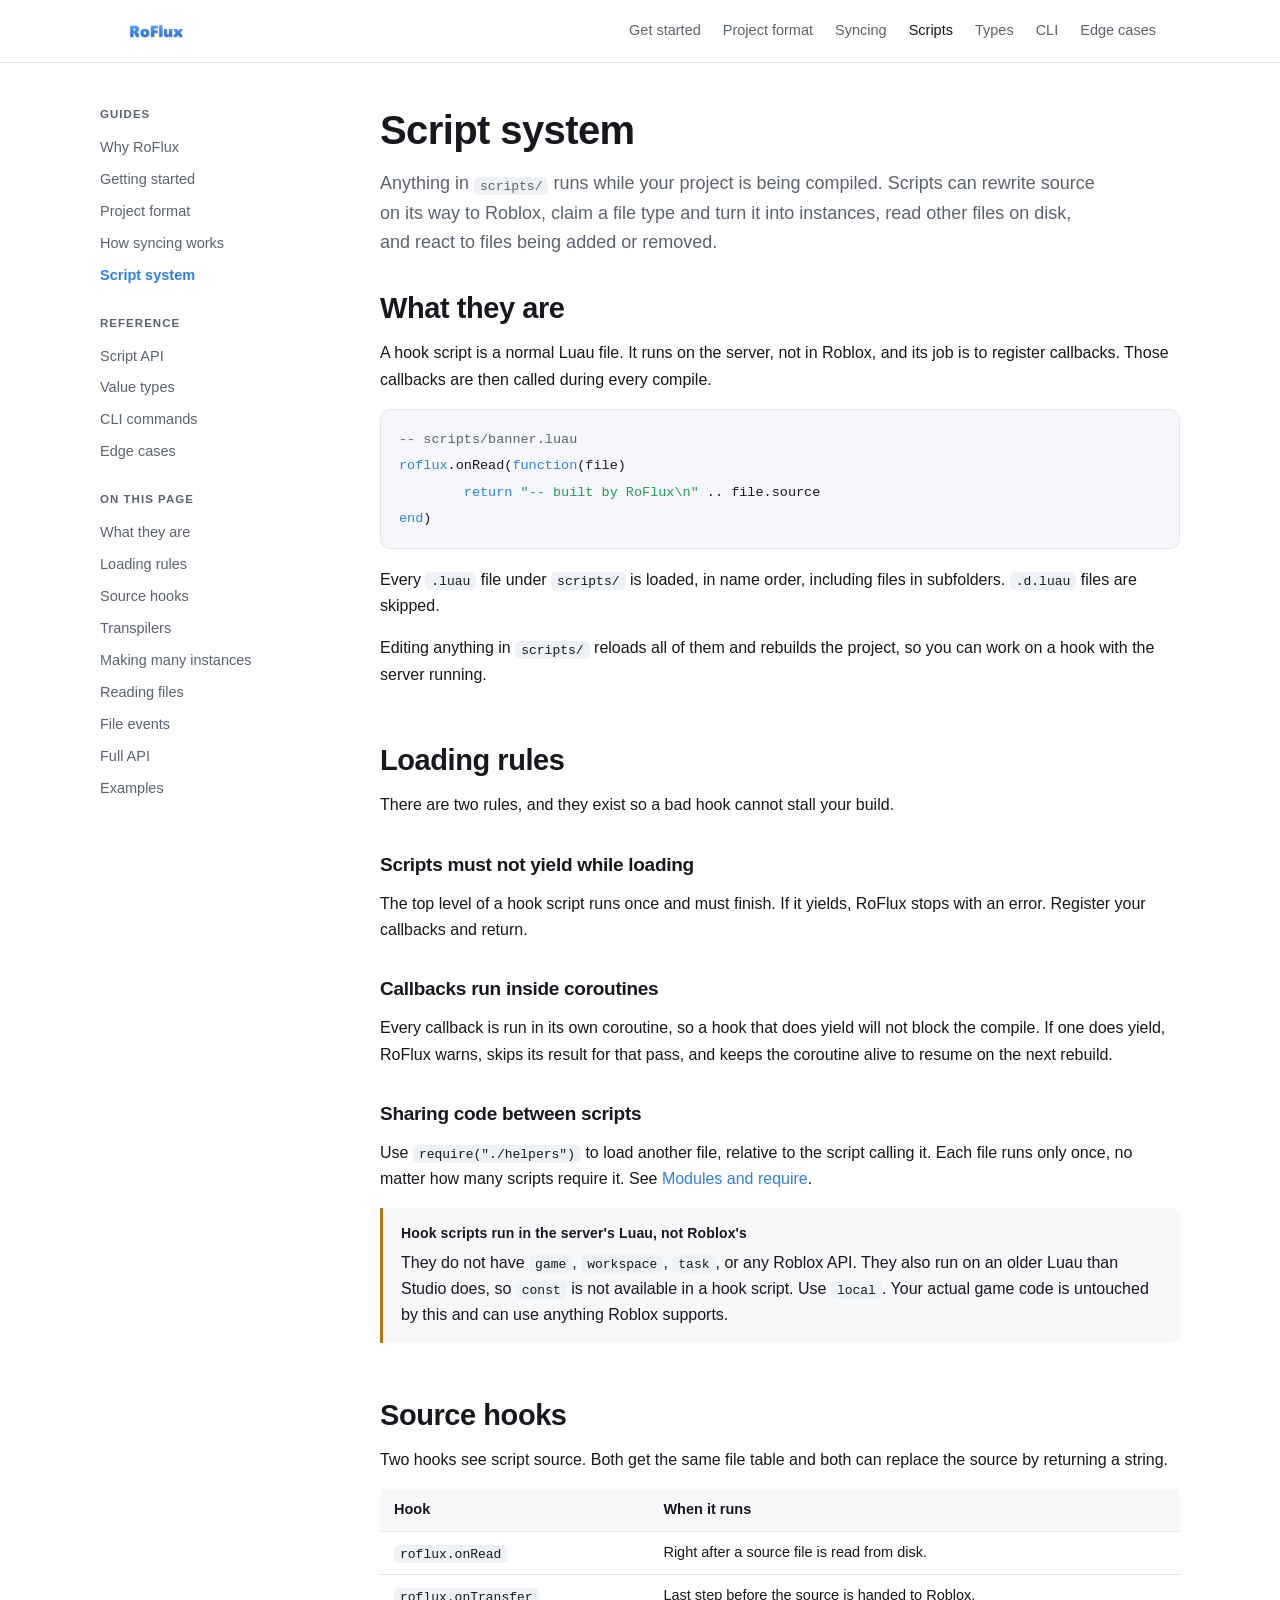
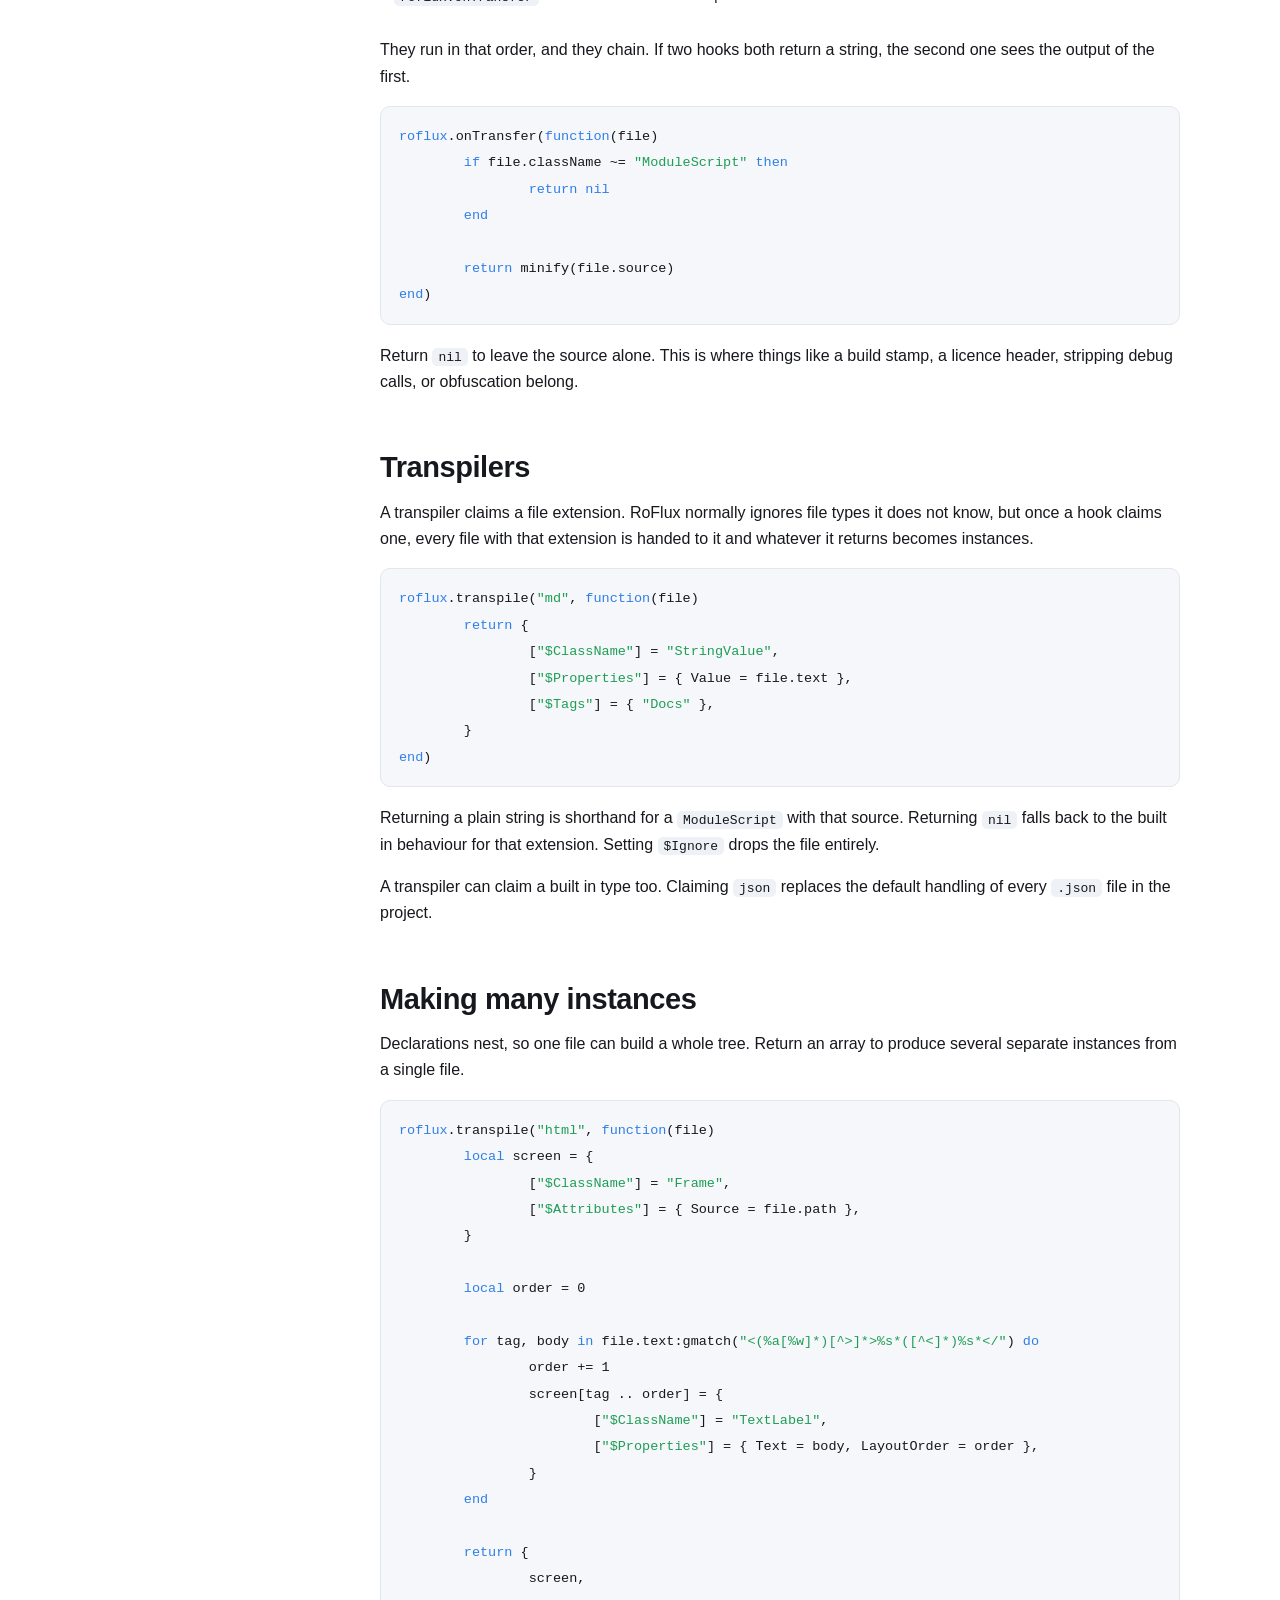
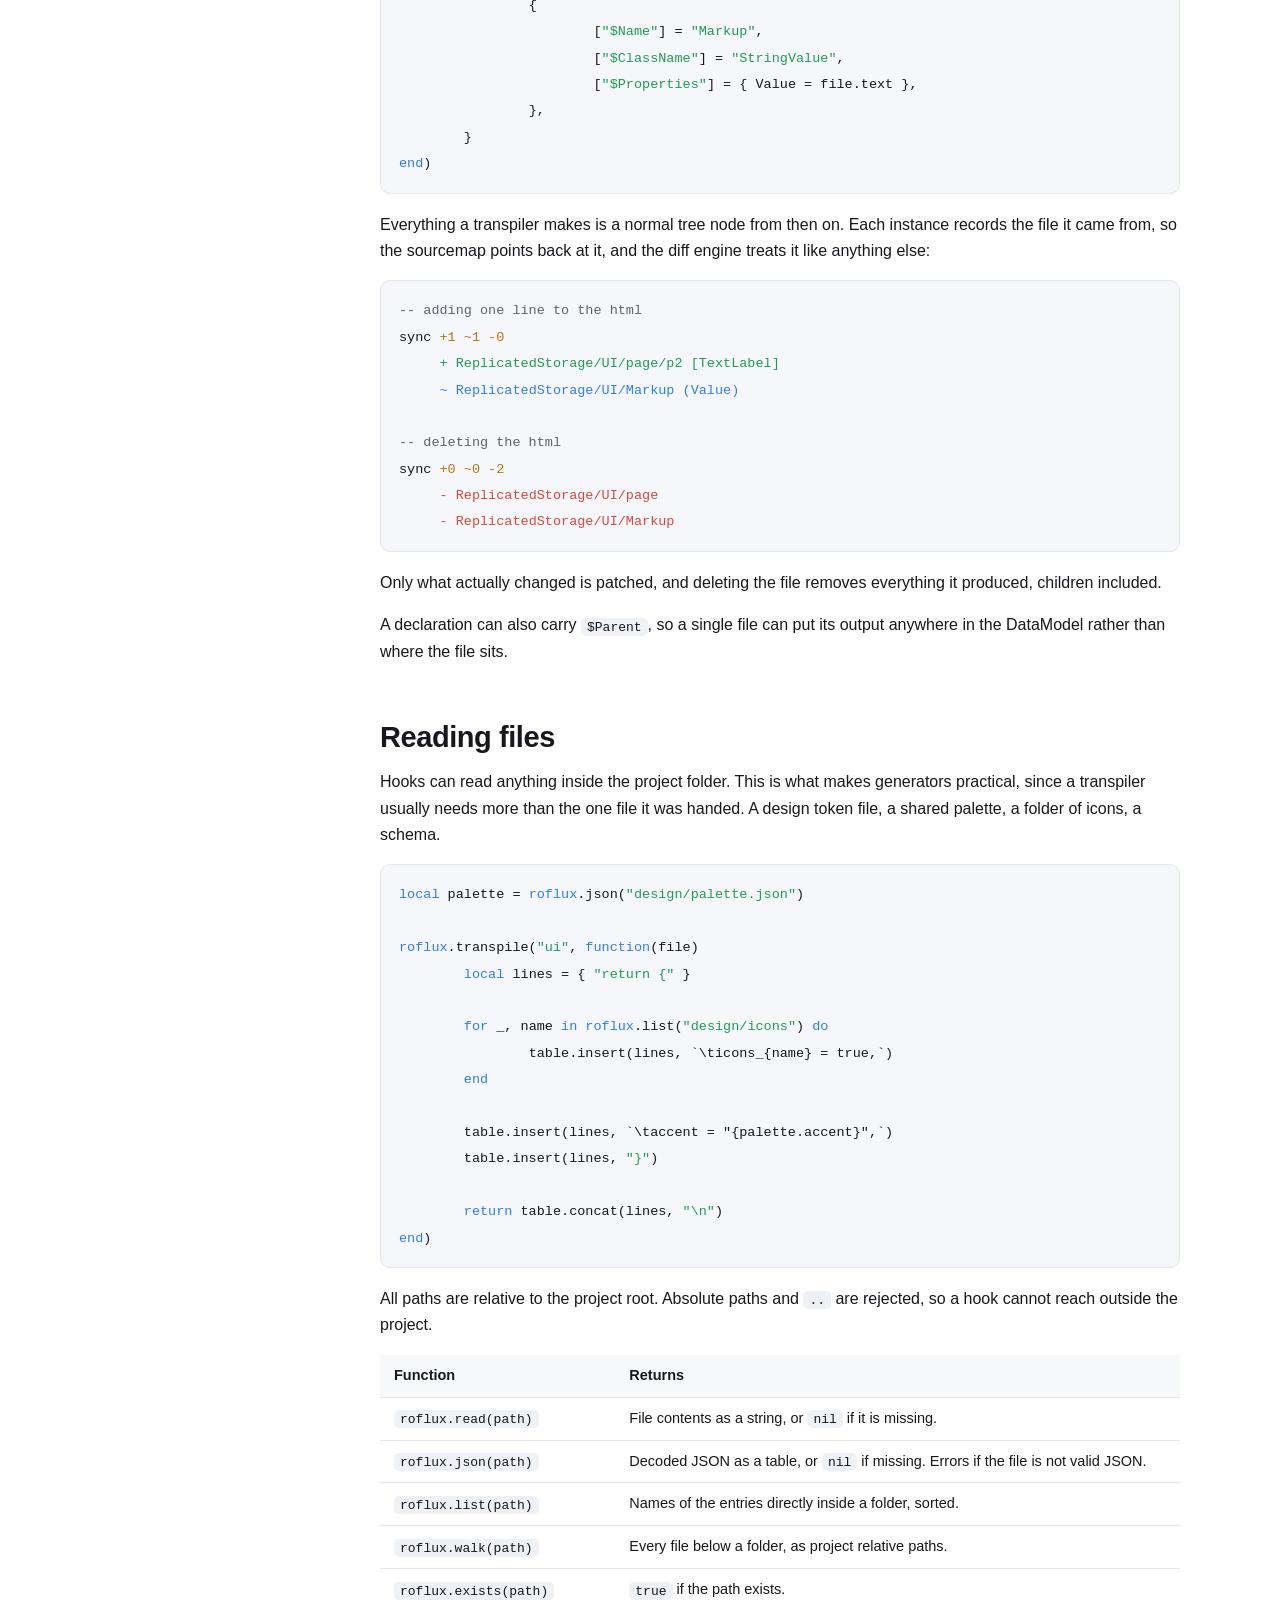
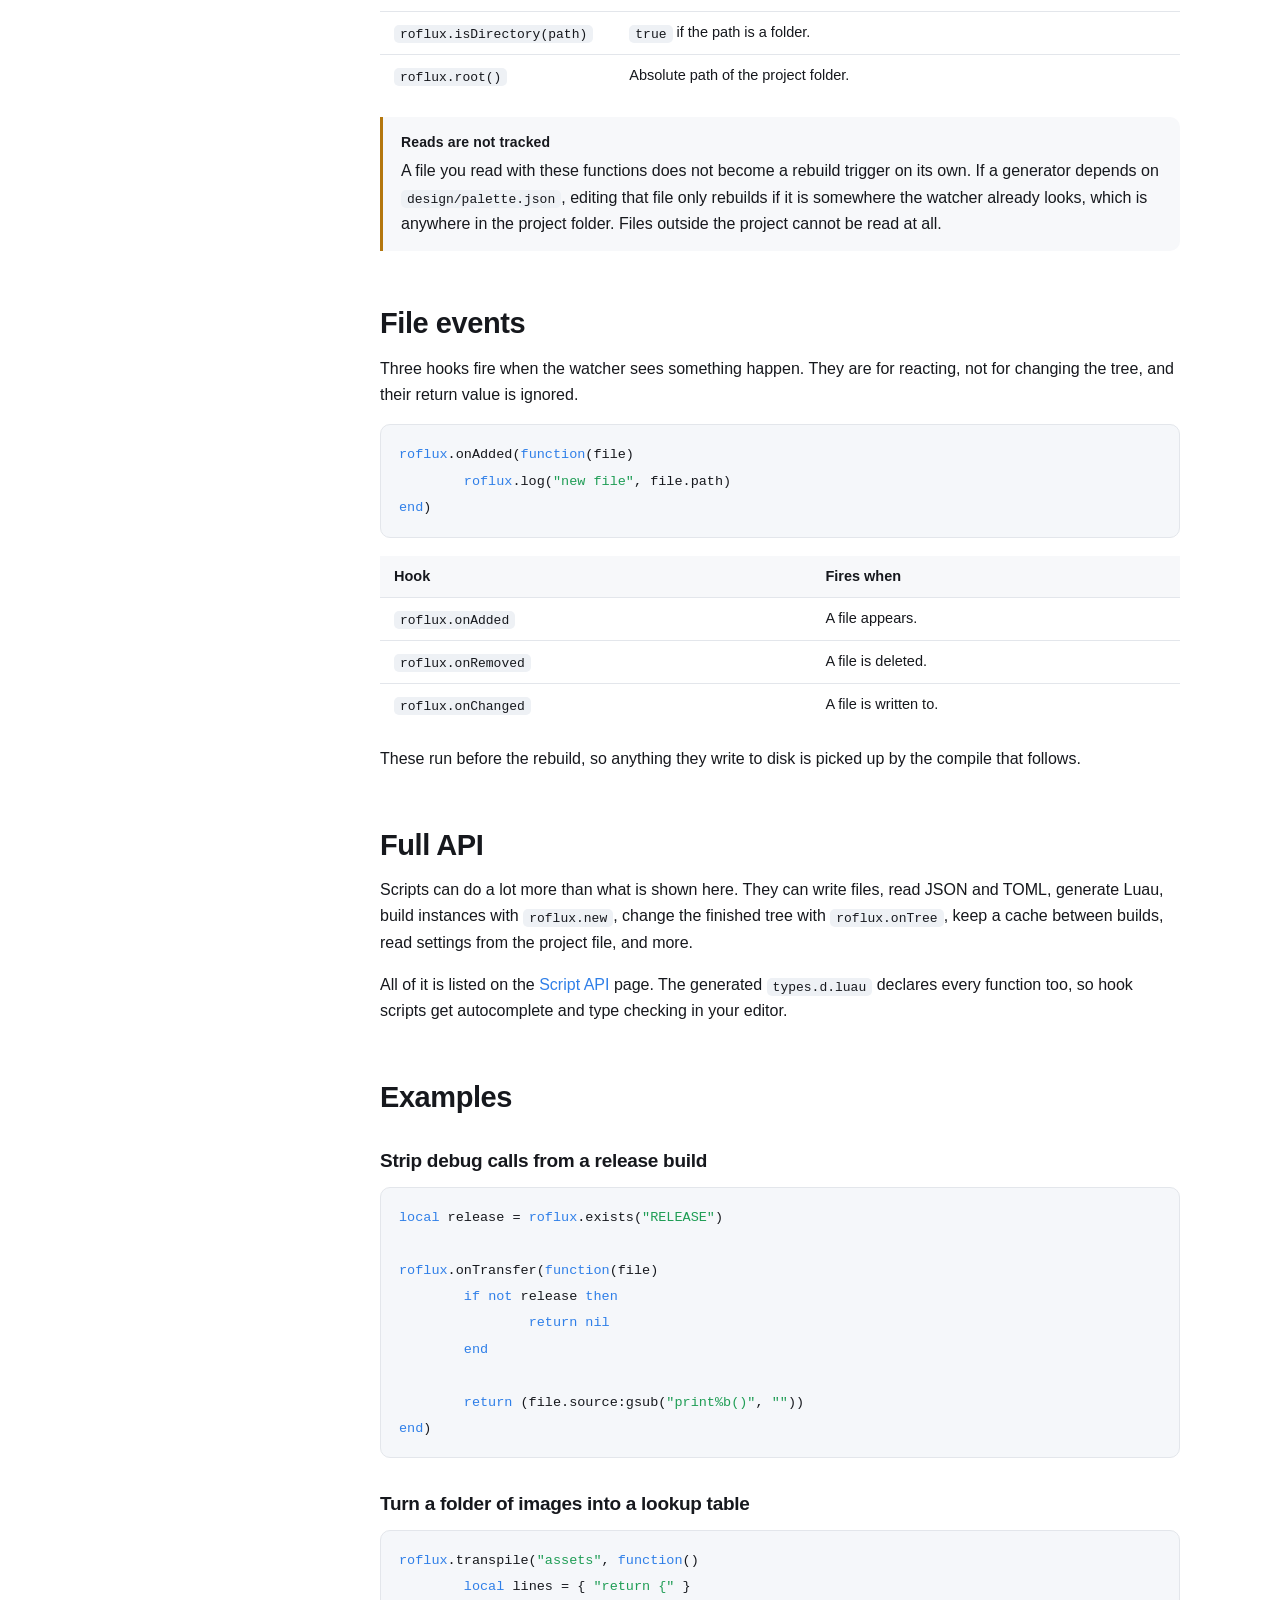
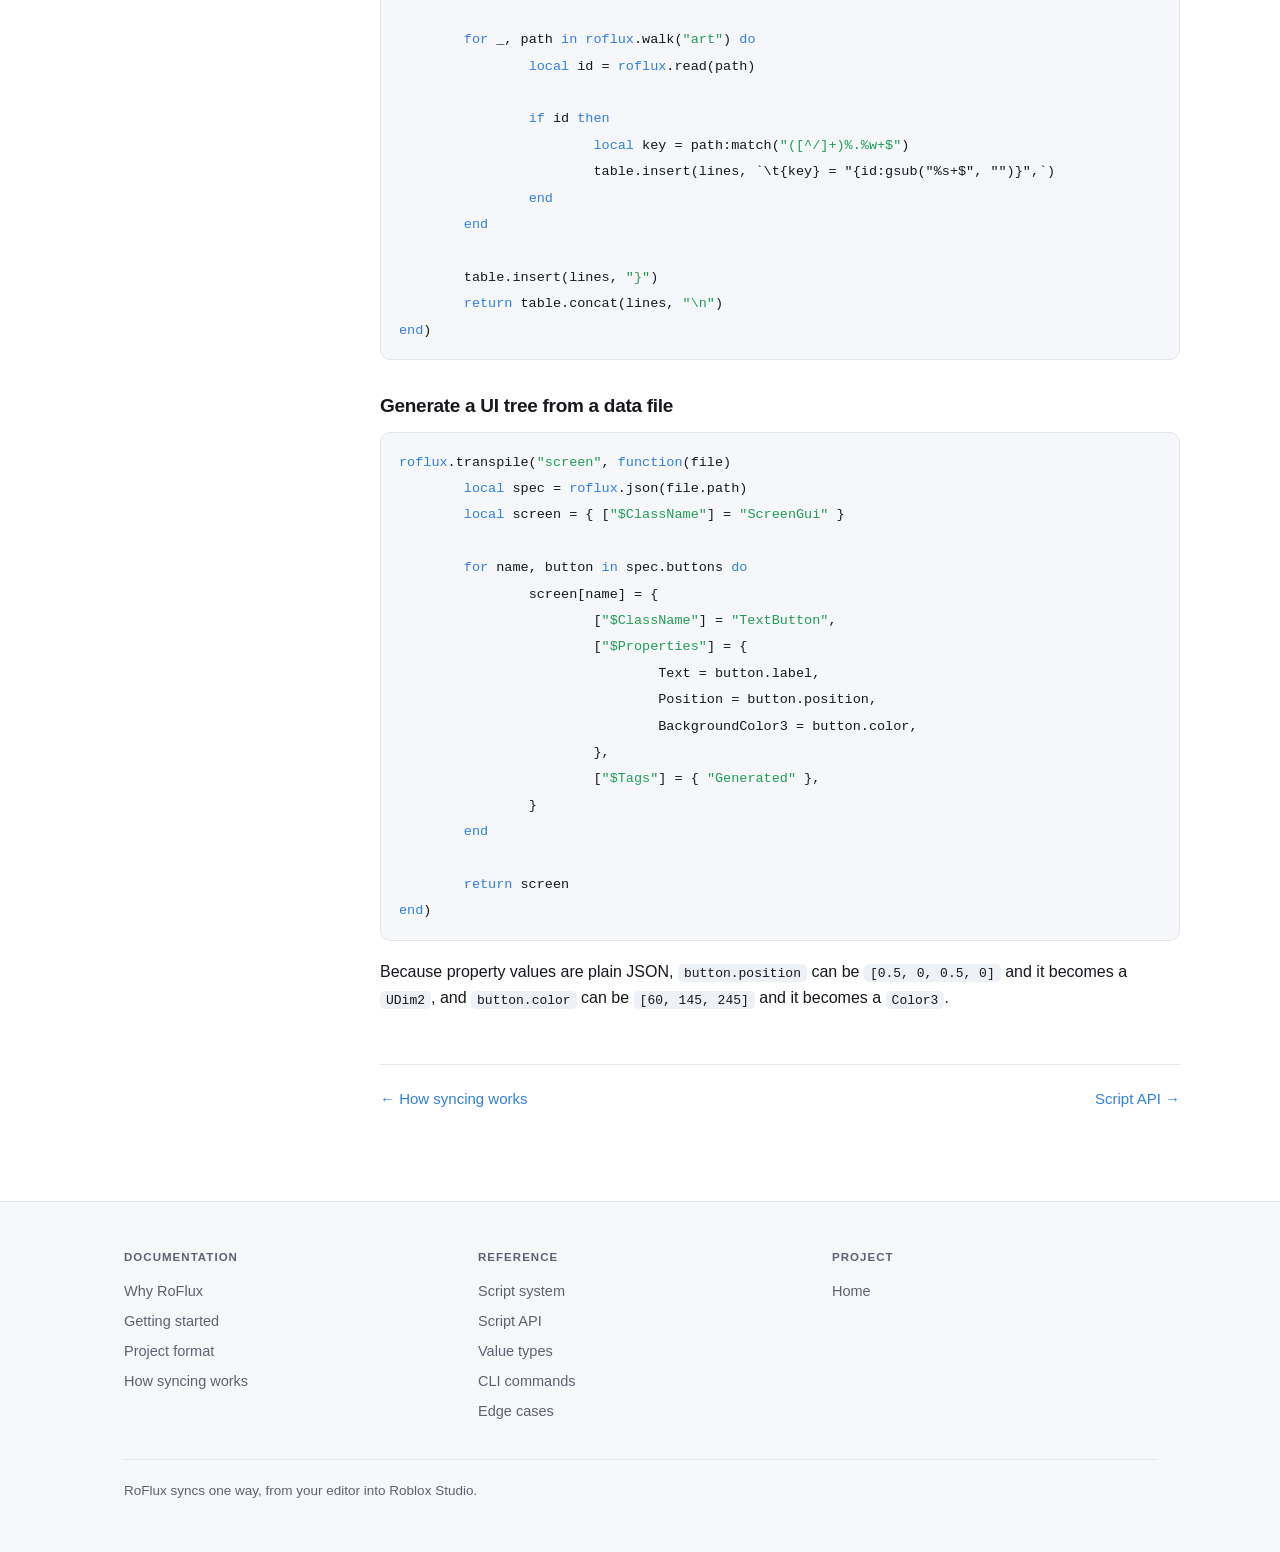
<file: docs/scripts.html>
<!doctype html>
<html lang="en">
<head>
<meta charset="utf-8">
<meta name="viewport" content="width=device-width, initial-scale=1">
<title>Script system &middot; RoFlux</title>
<link rel="icon" href="assets/RoFlux_icon_512.png">
<link rel="stylesheet" href="assets/style.css">
</head>
<body>

<nav class="nav">
	<div class="wrap nav-inner">
		<a class="nav-logo" href="index.html"><img src="assets/RoFlux_wordmark.png" alt="RoFlux"></a>
		<div class="nav-links">
			<a href="getting-started.html">Get started</a>
			<a href="project.html">Project format</a>
			<a href="syncing.html">Syncing</a>
			<a href="scripts.html" class="active">Scripts</a>
			<a href="types.html">Types</a>
			<a href="cli.html">CLI</a>
			<a href="edge-cases.html">Edge cases</a>
		</div>
	</div>
</nav>

<div class="wrap docs">
	<aside class="side">
		<h5>Guides</h5>
		<a href="why.html">Why RoFlux</a>
		<a href="getting-started.html">Getting started</a>
		<a href="project.html">Project format</a>
		<a href="syncing.html">How syncing works</a>
		<a href="scripts.html" class="active">Script system</a>
		<h5>Reference</h5>
		<a href="script-api.html">Script API</a>
		<a href="types.html">Value types</a>
		<a href="cli.html">CLI commands</a>
		<a href="edge-cases.html">Edge cases</a>
		<h5>On this page</h5>
		<a href="#what">What they are</a>
		<a href="#rules">Loading rules</a>
		<a href="#hooks">Source hooks</a>
		<a href="#transpilers">Transpilers</a>
		<a href="#many">Making many instances</a>
		<a href="#files">Reading files</a>
		<a href="#events">File events</a>
		<a href="#api">Full API</a>
		<a href="#examples">Examples</a>
	</aside>

	<main class="content">
		<h1>Script system</h1>
		<p class="lede">Anything in <code>scripts/</code> runs while your project is being compiled. Scripts can rewrite source on its way to Roblox, claim a file type and turn it into instances, read other files on disk, and react to files being added or removed.</p>

		<h2 id="what">What they are</h2>
		<p>A hook script is a normal Luau file. It runs on the server, not in Roblox, and its job is to register callbacks. Those callbacks are then called during every compile.</p>
<pre><code><span class="tok-c">-- scripts/banner.luau</span>
<span class="tok-k">roflux</span>.onRead(<span class="tok-k">function</span>(file)
	<span class="tok-k">return</span> <span class="tok-s">"-- built by RoFlux\n"</span> .. file.source
<span class="tok-k">end</span>)</code></pre>
		<p>Every <code>.luau</code> file under <code>scripts/</code> is loaded, in name order, including files in subfolders. <code>.d.luau</code> files are skipped.</p>
		<p>Editing anything in <code>scripts/</code> reloads all of them and rebuilds the project, so you can work on a hook with the server running.</p>

		<h2 id="rules">Loading rules</h2>
		<p>There are two rules, and they exist so a bad hook cannot stall your build.</p>
		<h3>Scripts must not yield while loading</h3>
		<p>The top level of a hook script runs once and must finish. If it yields, RoFlux stops with an error. Register your callbacks and return.</p>
		<h3>Callbacks run inside coroutines</h3>
		<p>Every callback is run in its own coroutine, so a hook that does yield will not block the compile. If one does yield, RoFlux warns, skips its result for that pass, and keeps the coroutine alive to resume on the next rebuild.</p>
		<h3>Sharing code between scripts</h3>
		<p>Use <code>require("./helpers")</code> to load another file, relative to the script calling it. Each file runs only once, no matter how many scripts require it. See <a href="script-api.html#modules">Modules and require</a>.</p>
		<div class="note warn">
			<strong>Hook scripts run in the server's Luau, not Roblox's</strong>
			<p>They do not have <code>game</code>, <code>workspace</code>, <code>task</code>, or any Roblox API. They also run on an older Luau than Studio does, so <code>const</code> is not available in a hook script. Use <code>local</code>. Your actual game code is untouched by this and can use anything Roblox supports.</p>
		</div>

		<h2 id="hooks">Source hooks</h2>
		<p>Two hooks see script source. Both get the same file table and both can replace the source by returning a string.</p>
		<div class="table-wrap">
		<table>
			<thead><tr><th>Hook</th><th>When it runs</th></tr></thead>
			<tbody>
				<tr><td><code>roflux.onRead</code></td><td>Right after a source file is read from disk.</td></tr>
				<tr><td><code>roflux.onTransfer</code></td><td>Last step before the source is handed to Roblox.</td></tr>
			</tbody>
		</table>
		</div>
		<p>They run in that order, and they chain. If two hooks both return a string, the second one sees the output of the first.</p>
<pre><code><span class="tok-k">roflux</span>.onTransfer(<span class="tok-k">function</span>(file)
	<span class="tok-k">if</span> file.className ~= <span class="tok-s">"ModuleScript"</span> <span class="tok-k">then</span>
		<span class="tok-k">return</span> <span class="tok-k">nil</span>
	<span class="tok-k">end</span>

	<span class="tok-k">return</span> minify(file.source)
<span class="tok-k">end</span>)</code></pre>
		<p>Return <code>nil</code> to leave the source alone. This is where things like a build stamp, a licence header, stripping debug calls, or obfuscation belong.</p>

		<h2 id="transpilers">Transpilers</h2>
		<p>A transpiler claims a file extension. RoFlux normally ignores file types it does not know, but once a hook claims one, every file with that extension is handed to it and whatever it returns becomes instances.</p>
<pre><code><span class="tok-k">roflux</span>.transpile(<span class="tok-s">"md"</span>, <span class="tok-k">function</span>(file)
	<span class="tok-k">return</span> {
		[<span class="tok-s">"$ClassName"</span>] = <span class="tok-s">"StringValue"</span>,
		[<span class="tok-s">"$Properties"</span>] = { Value = file.text },
		[<span class="tok-s">"$Tags"</span>] = { <span class="tok-s">"Docs"</span> },
	}
<span class="tok-k">end</span>)</code></pre>
		<p>Returning a plain string is shorthand for a <code>ModuleScript</code> with that source. Returning <code>nil</code> falls back to the built in behaviour for that extension. Setting <code>$Ignore</code> drops the file entirely.</p>
		<p>A transpiler can claim a built in type too. Claiming <code>json</code> replaces the default handling of every <code>.json</code> file in the project.</p>

		<h2 id="many">Making many instances</h2>
		<p>Declarations nest, so one file can build a whole tree. Return an array to produce several separate instances from a single file.</p>
<pre><code><span class="tok-k">roflux</span>.transpile(<span class="tok-s">"html"</span>, <span class="tok-k">function</span>(file)
	<span class="tok-k">local</span> screen = {
		[<span class="tok-s">"$ClassName"</span>] = <span class="tok-s">"Frame"</span>,
		[<span class="tok-s">"$Attributes"</span>] = { Source = file.path },
	}

	<span class="tok-k">local</span> order = 0

	<span class="tok-k">for</span> tag, body <span class="tok-k">in</span> file.text:gmatch(<span class="tok-s">"&lt;(%a[%w]*)[^&gt;]*&gt;%s*([^&lt;]*)%s*&lt;/"</span>) <span class="tok-k">do</span>
		order += 1
		screen[tag .. order] = {
			[<span class="tok-s">"$ClassName"</span>] = <span class="tok-s">"TextLabel"</span>,
			[<span class="tok-s">"$Properties"</span>] = { Text = body, LayoutOrder = order },
		}
	<span class="tok-k">end</span>

	<span class="tok-k">return</span> {
		screen,
		{
			[<span class="tok-s">"$Name"</span>] = <span class="tok-s">"Markup"</span>,
			[<span class="tok-s">"$ClassName"</span>] = <span class="tok-s">"StringValue"</span>,
			[<span class="tok-s">"$Properties"</span>] = { Value = file.text },
		},
	}
<span class="tok-k">end</span>)</code></pre>
		<p>Everything a transpiler makes is a normal tree node from then on. Each instance records the file it came from, so the sourcemap points back at it, and the diff engine treats it like anything else:</p>
<pre><code><span class="tok-c">-- adding one line to the html</span>
sync <span class="tok-a">+1 ~1 -0</span>
     <span class="tok-s">+ ReplicatedStorage/UI/page/p2 [TextLabel]</span>
     <span class="tok-k">~ ReplicatedStorage/UI/Markup (Value)</span>

<span class="tok-c">-- deleting the html</span>
sync <span class="tok-a">+0 ~0 -2</span>
     <span class="tok-r">- ReplicatedStorage/UI/page</span>
     <span class="tok-r">- ReplicatedStorage/UI/Markup</span></code></pre>
		<p>Only what actually changed is patched, and deleting the file removes everything it produced, children included.</p>
		<p>A declaration can also carry <code>$Parent</code>, so a single file can put its output anywhere in the DataModel rather than where the file sits.</p>

		<h2 id="files">Reading files</h2>
		<p>Hooks can read anything inside the project folder. This is what makes generators practical, since a transpiler usually needs more than the one file it was handed. A design token file, a shared palette, a folder of icons, a schema.</p>
<pre><code><span class="tok-k">local</span> palette = <span class="tok-k">roflux</span>.json(<span class="tok-s">"design/palette.json"</span>)

<span class="tok-k">roflux</span>.transpile(<span class="tok-s">"ui"</span>, <span class="tok-k">function</span>(file)
	<span class="tok-k">local</span> lines = { <span class="tok-s">"return {"</span> }

	<span class="tok-k">for</span> _, name <span class="tok-k">in</span> <span class="tok-k">roflux</span>.list(<span class="tok-s">"design/icons"</span>) <span class="tok-k">do</span>
		table.insert(lines, `\ticons_{name} = true,`)
	<span class="tok-k">end</span>

	table.insert(lines, `\taccent = "{palette.accent}",`)
	table.insert(lines, <span class="tok-s">"}"</span>)

	<span class="tok-k">return</span> table.concat(lines, <span class="tok-s">"\n"</span>)
<span class="tok-k">end</span>)</code></pre>
		<p>All paths are relative to the project root. Absolute paths and <code>..</code> are rejected, so a hook cannot reach outside the project.</p>
		<div class="table-wrap">
		<table>
			<thead><tr><th>Function</th><th>Returns</th></tr></thead>
			<tbody>
				<tr><td><code>roflux.read(path)</code></td><td>File contents as a string, or <code>nil</code> if it is missing.</td></tr>
				<tr><td><code>roflux.json(path)</code></td><td>Decoded JSON as a table, or <code>nil</code> if missing. Errors if the file is not valid JSON.</td></tr>
				<tr><td><code>roflux.list(path)</code></td><td>Names of the entries directly inside a folder, sorted.</td></tr>
				<tr><td><code>roflux.walk(path)</code></td><td>Every file below a folder, as project relative paths.</td></tr>
				<tr><td><code>roflux.exists(path)</code></td><td><code>true</code> if the path exists.</td></tr>
				<tr><td><code>roflux.isDirectory(path)</code></td><td><code>true</code> if the path is a folder.</td></tr>
				<tr><td><code>roflux.root()</code></td><td>Absolute path of the project folder.</td></tr>
			</tbody>
		</table>
		</div>
		<div class="note warn">
			<strong>Reads are not tracked</strong>
			<p>A file you read with these functions does not become a rebuild trigger on its own. If a generator depends on <code>design/palette.json</code>, editing that file only rebuilds if it is somewhere the watcher already looks, which is anywhere in the project folder. Files outside the project cannot be read at all.</p>
		</div>

		<h2 id="events">File events</h2>
		<p>Three hooks fire when the watcher sees something happen. They are for reacting, not for changing the tree, and their return value is ignored.</p>
<pre><code><span class="tok-k">roflux</span>.onAdded(<span class="tok-k">function</span>(file)
	<span class="tok-k">roflux</span>.log(<span class="tok-s">"new file"</span>, file.path)
<span class="tok-k">end</span>)</code></pre>
		<div class="table-wrap">
		<table>
			<thead><tr><th>Hook</th><th>Fires when</th></tr></thead>
			<tbody>
				<tr><td><code>roflux.onAdded</code></td><td>A file appears.</td></tr>
				<tr><td><code>roflux.onRemoved</code></td><td>A file is deleted.</td></tr>
				<tr><td><code>roflux.onChanged</code></td><td>A file is written to.</td></tr>
			</tbody>
		</table>
		</div>
		<p>These run before the rebuild, so anything they write to disk is picked up by the compile that follows.</p>

		<h2 id="api">Full API</h2>
		<p>Scripts can do a lot more than what is shown here. They can write files, read JSON and TOML, generate Luau, build instances with <code>roflux.new</code>, change the finished tree with <code>roflux.onTree</code>, keep a cache between builds, read settings from the project file, and more.</p>
		<p>All of it is listed on the <a href="script-api.html">Script API</a> page. The generated <code>types.d.luau</code> declares every function too, so hook scripts get autocomplete and type checking in your editor.</p>

		<h2 id="examples">Examples</h2>
		<h3>Strip debug calls from a release build</h3>
<pre><code><span class="tok-k">local</span> release = <span class="tok-k">roflux</span>.exists(<span class="tok-s">"RELEASE"</span>)

<span class="tok-k">roflux</span>.onTransfer(<span class="tok-k">function</span>(file)
	<span class="tok-k">if</span> <span class="tok-k">not</span> release <span class="tok-k">then</span>
		<span class="tok-k">return</span> <span class="tok-k">nil</span>
	<span class="tok-k">end</span>

	<span class="tok-k">return</span> (file.source:gsub(<span class="tok-s">"print%b()"</span>, <span class="tok-s">""</span>))
<span class="tok-k">end</span>)</code></pre>

		<h3>Turn a folder of images into a lookup table</h3>
<pre><code><span class="tok-k">roflux</span>.transpile(<span class="tok-s">"assets"</span>, <span class="tok-k">function</span>()
	<span class="tok-k">local</span> lines = { <span class="tok-s">"return {"</span> }

	<span class="tok-k">for</span> _, path <span class="tok-k">in</span> <span class="tok-k">roflux</span>.walk(<span class="tok-s">"art"</span>) <span class="tok-k">do</span>
		<span class="tok-k">local</span> id = <span class="tok-k">roflux</span>.read(path)

		<span class="tok-k">if</span> id <span class="tok-k">then</span>
			<span class="tok-k">local</span> key = path:match(<span class="tok-s">"([^/]+)%.%w+$"</span>)
			table.insert(lines, `\t{key} = "{id:gsub("%s+$", "")}",`)
		<span class="tok-k">end</span>
	<span class="tok-k">end</span>

	table.insert(lines, <span class="tok-s">"}"</span>)
	<span class="tok-k">return</span> table.concat(lines, <span class="tok-s">"\n"</span>)
<span class="tok-k">end</span>)</code></pre>

		<h3>Generate a UI tree from a data file</h3>
<pre><code><span class="tok-k">roflux</span>.transpile(<span class="tok-s">"screen"</span>, <span class="tok-k">function</span>(file)
	<span class="tok-k">local</span> spec = <span class="tok-k">roflux</span>.json(file.path)
	<span class="tok-k">local</span> screen = { [<span class="tok-s">"$ClassName"</span>] = <span class="tok-s">"ScreenGui"</span> }

	<span class="tok-k">for</span> name, button <span class="tok-k">in</span> spec.buttons <span class="tok-k">do</span>
		screen[name] = {
			[<span class="tok-s">"$ClassName"</span>] = <span class="tok-s">"TextButton"</span>,
			[<span class="tok-s">"$Properties"</span>] = {
				Text = button.label,
				Position = button.position,
				BackgroundColor3 = button.color,
			},
			[<span class="tok-s">"$Tags"</span>] = { <span class="tok-s">"Generated"</span> },
		}
	<span class="tok-k">end</span>

	<span class="tok-k">return</span> screen
<span class="tok-k">end</span>)</code></pre>
		<p>Because property values are plain JSON, <code>button.position</code> can be <code>[0.5, 0, 0.5, 0]</code> and it becomes a <code>UDim2</code>, and <code>button.color</code> can be <code>[60, 145, 245]</code> and it becomes a <code>Color3</code>.</p>

		<div class="pager">
			<a href="syncing.html">&larr; How syncing works</a>
			<a href="script-api.html">Script API &rarr;</a>
		</div>
	</main>
</div>

<footer>
	<div class="wrap">
		<div class="foot-grid">
			<div>
				<h6>Documentation</h6>
				<a href="why.html">Why RoFlux</a>
				<a href="getting-started.html">Getting started</a>
				<a href="project.html">Project format</a>
				<a href="syncing.html">How syncing works</a>
			</div>
			<div>
				<h6>Reference</h6>
				<a href="scripts.html">Script system</a>
				<a href="script-api.html">Script API</a>
				<a href="types.html">Value types</a>
				<a href="cli.html">CLI commands</a>
				<a href="edge-cases.html">Edge cases</a>
			</div>
			<div>
				<h6>Project</h6>
				<a href="index.html">Home</a>
			</div>
		</div>
		<p class="foot-note">RoFlux syncs one way, from your editor into Roblox Studio.</p>
	</div>
</footer>

</body>
</html>
</file>
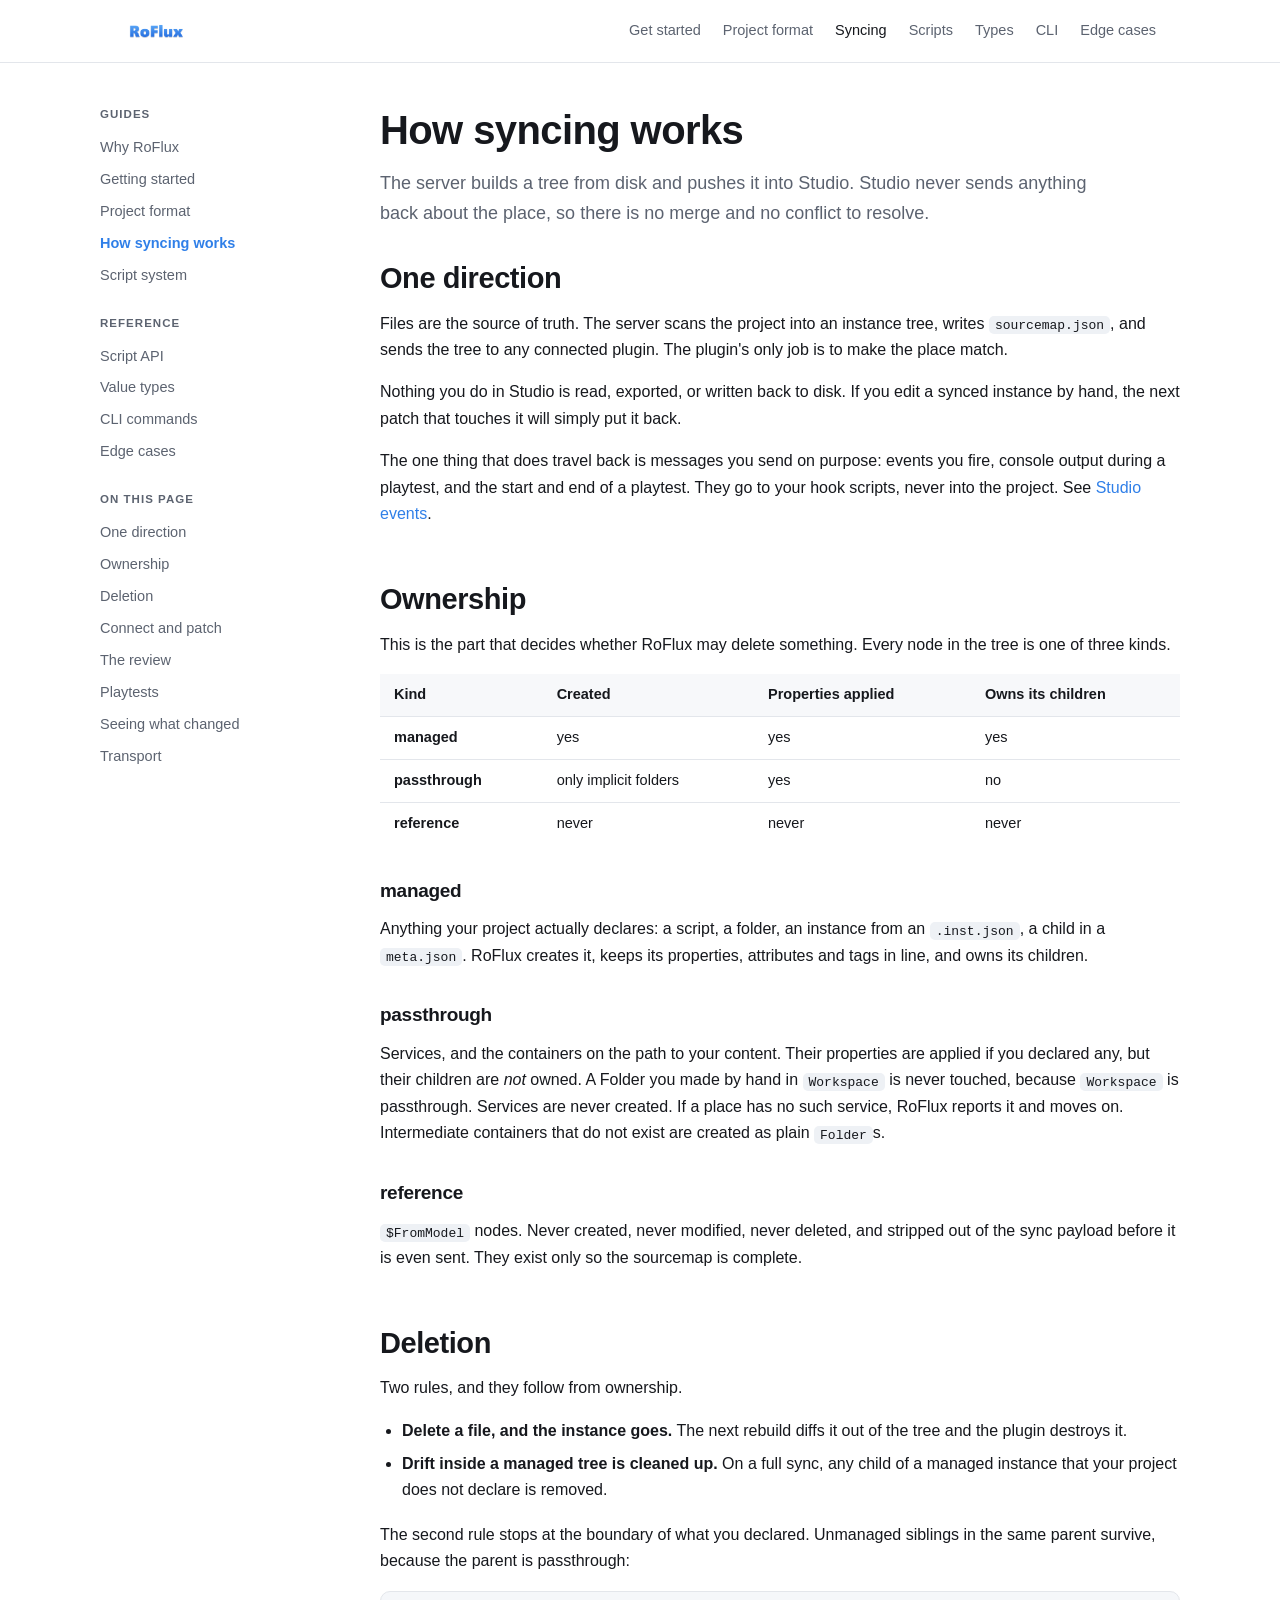
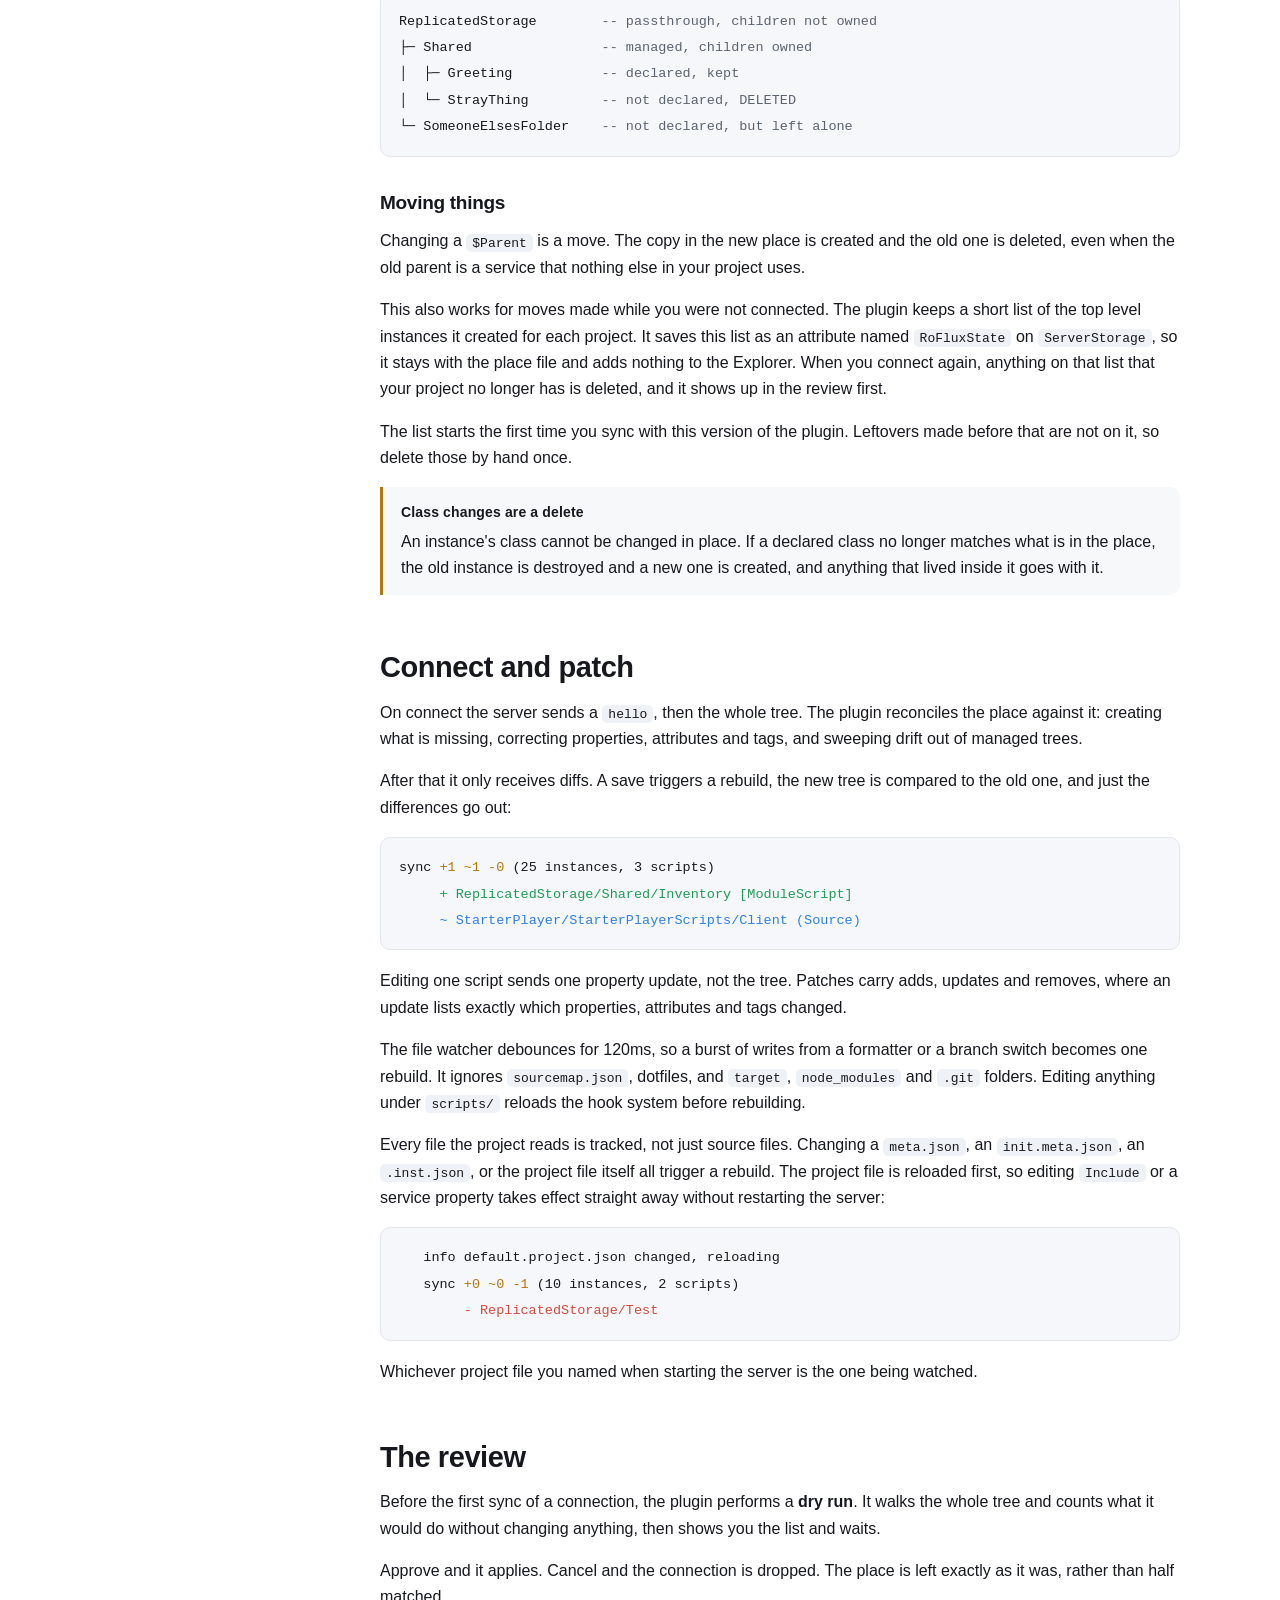
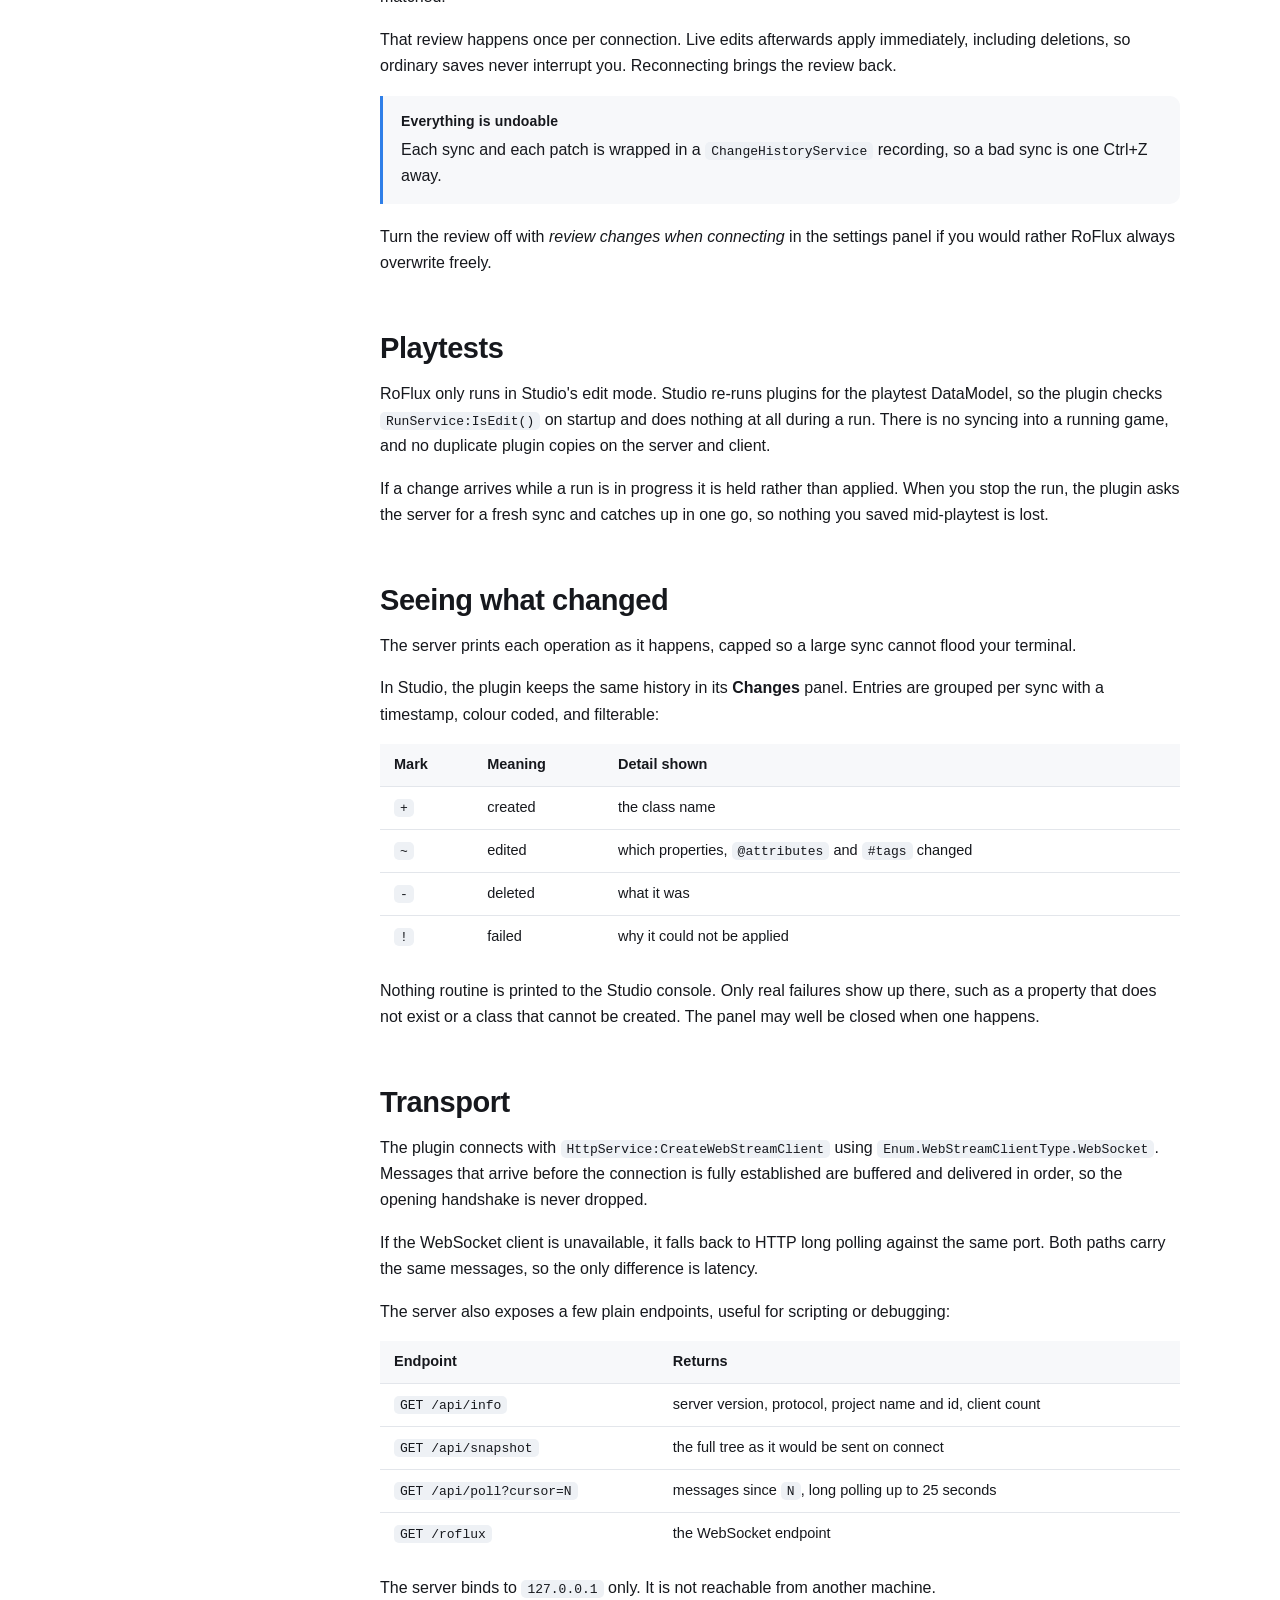
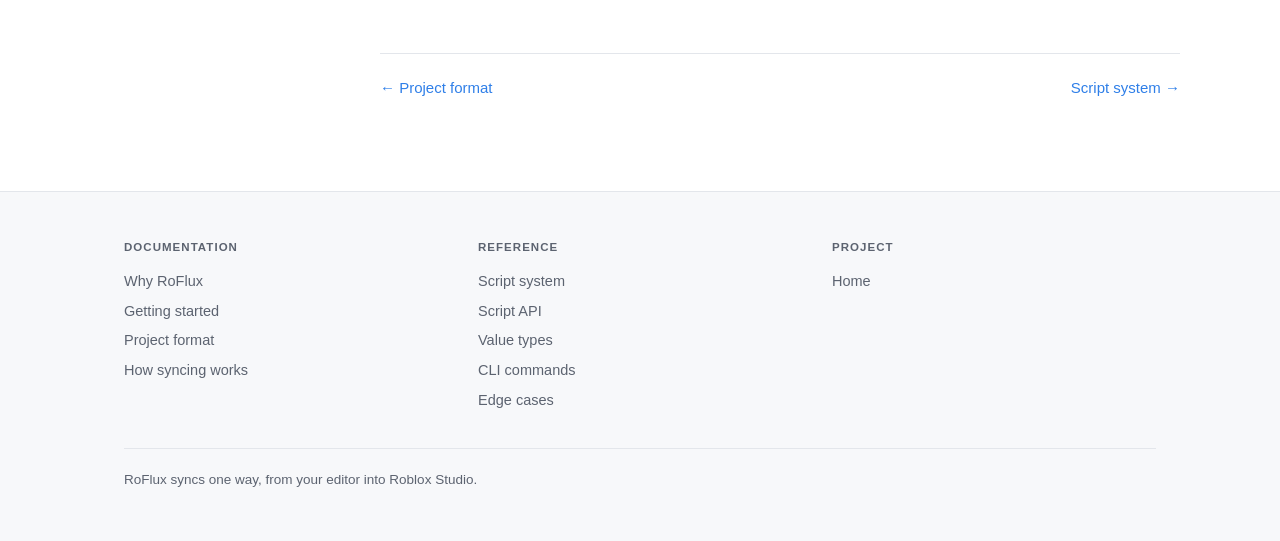
<file: docs/syncing.html>
<!doctype html>
<html lang="en">
<head>
<meta charset="utf-8">
<meta name="viewport" content="width=device-width, initial-scale=1">
<title>How syncing works &middot; RoFlux</title>
<link rel="icon" href="assets/RoFlux_icon_512.png">
<link rel="stylesheet" href="assets/style.css">
</head>
<body>

<nav class="nav">
	<div class="wrap nav-inner">
		<a class="nav-logo" href="index.html"><img src="assets/RoFlux_wordmark.png" alt="RoFlux"></a>
		<div class="nav-links">
			<a href="getting-started.html">Get started</a>
			<a href="project.html">Project format</a>
			<a href="syncing.html" class="active">Syncing</a>
			<a href="scripts.html">Scripts</a>
			<a href="types.html">Types</a>
			<a href="cli.html">CLI</a>
			<a href="edge-cases.html">Edge cases</a>
		</div>
	</div>
</nav>

<div class="wrap docs">
	<aside class="side">
		<h5>Guides</h5>
		<a href="why.html">Why RoFlux</a>
		<a href="getting-started.html">Getting started</a>
		<a href="project.html">Project format</a>
		<a href="syncing.html" class="active">How syncing works</a>
		<a href="scripts.html">Script system</a>
		<h5>Reference</h5>
		<a href="script-api.html">Script API</a>
		<a href="types.html">Value types</a>
		<a href="cli.html">CLI commands</a>
		<a href="edge-cases.html">Edge cases</a>
		<h5>On this page</h5>
		<a href="#direction">One direction</a>
		<a href="#ownership">Ownership</a>
		<a href="#deletion">Deletion</a>
		<a href="#lifecycle">Connect and patch</a>
		<a href="#review">The review</a>
		<a href="#playtests">Playtests</a>
		<a href="#changes">Seeing what changed</a>
		<a href="#transport">Transport</a>
	</aside>

	<main class="content">
		<h1>How syncing works</h1>
		<p class="lede">The server builds a tree from disk and pushes it into Studio. Studio never sends anything back about the place, so there is no merge and no conflict to resolve.</p>

		<h2 id="direction">One direction</h2>
		<p>Files are the source of truth. The server scans the project into an instance tree, writes <code>sourcemap.json</code>, and sends the tree to any connected plugin. The plugin's only job is to make the place match.</p>
		<p>Nothing you do in Studio is read, exported, or written back to disk. If you edit a synced instance by hand, the next patch that touches it will simply put it back.</p>
		<p>The one thing that does travel back is messages you send on purpose: events you fire, console output during a playtest, and the start and end of a playtest. They go to your hook scripts, never into the project. See <a href="script-api.html#studio">Studio events</a>.</p>

		<h2 id="ownership">Ownership</h2>
		<p>This is the part that decides whether RoFlux may delete something. Every node in the tree is one of three kinds.</p>
		<div class="table-wrap">
		<table>
			<thead><tr><th>Kind</th><th>Created</th><th>Properties applied</th><th>Owns its children</th></tr></thead>
			<tbody>
				<tr><td><strong>managed</strong></td><td>yes</td><td>yes</td><td>yes</td></tr>
				<tr><td><strong>passthrough</strong></td><td>only implicit folders</td><td>yes</td><td>no</td></tr>
				<tr><td><strong>reference</strong></td><td>never</td><td>never</td><td>never</td></tr>
			</tbody>
		</table>
		</div>
		<h3>managed</h3>
		<p>Anything your project actually declares: a script, a folder, an instance from an <code>.inst.json</code>, a child in a <code>meta.json</code>. RoFlux creates it, keeps its properties, attributes and tags in line, and owns its children.</p>
		<h3>passthrough</h3>
		<p>Services, and the containers on the path to your content. Their properties are applied if you declared any, but their children are <em>not</em> owned. A Folder you made by hand in <code>Workspace</code> is never touched, because <code>Workspace</code> is passthrough. Services are never created. If a place has no such service, RoFlux reports it and moves on. Intermediate containers that do not exist are created as plain <code>Folder</code>s.</p>
		<h3>reference</h3>
		<p><code>$FromModel</code> nodes. Never created, never modified, never deleted, and stripped out of the sync payload before it is even sent. They exist only so the sourcemap is complete.</p>

		<h2 id="deletion">Deletion</h2>
		<p>Two rules, and they follow from ownership.</p>
		<ul>
			<li><strong>Delete a file, and the instance goes.</strong> The next rebuild diffs it out of the tree and the plugin destroys it.</li>
			<li><strong>Drift inside a managed tree is cleaned up.</strong> On a full sync, any child of a managed instance that your project does not declare is removed.</li>
		</ul>
		<p>The second rule stops at the boundary of what you declared. Unmanaged siblings in the same parent survive, because the parent is passthrough:</p>
<pre><code>ReplicatedStorage        <span class="tok-c">-- passthrough, children not owned</span>
├─ Shared                <span class="tok-c">-- managed, children owned</span>
│  ├─ Greeting           <span class="tok-c">-- declared, kept</span>
│  └─ StrayThing         <span class="tok-c">-- not declared, DELETED</span>
└─ SomeoneElsesFolder    <span class="tok-c">-- not declared, but left alone</span></code></pre>
		<h3>Moving things</h3>
		<p>Changing a <code>$Parent</code> is a move. The copy in the new place is created and the old one is deleted, even when the old parent is a service that nothing else in your project uses.</p>
		<p>This also works for moves made while you were not connected. The plugin keeps a short list of the top level instances it created for each project. It saves this list as an attribute named <code>RoFluxState</code> on <code>ServerStorage</code>, so it stays with the place file and adds nothing to the Explorer. When you connect again, anything on that list that your project no longer has is deleted, and it shows up in the review first.</p>
		<p>The list starts the first time you sync with this version of the plugin. Leftovers made before that are not on it, so delete those by hand once.</p>
		<div class="note warn">
			<strong>Class changes are a delete</strong>
			<p>An instance's class cannot be changed in place. If a declared class no longer matches what is in the place, the old instance is destroyed and a new one is created, and anything that lived inside it goes with it.</p>
		</div>

		<h2 id="lifecycle">Connect and patch</h2>
		<p>On connect the server sends a <code>hello</code>, then the whole tree. The plugin reconciles the place against it: creating what is missing, correcting properties, attributes and tags, and sweeping drift out of managed trees.</p>
		<p>After that it only receives diffs. A save triggers a rebuild, the new tree is compared to the old one, and just the differences go out:</p>
<pre><code>sync <span class="tok-a">+1 ~1 -0</span> (25 instances, 3 scripts)
     <span class="tok-s">+ ReplicatedStorage/Shared/Inventory [ModuleScript]</span>
     <span class="tok-k">~ StarterPlayer/StarterPlayerScripts/Client (Source)</span></code></pre>
		<p>Editing one script sends one property update, not the tree. Patches carry adds, updates and removes, where an update lists exactly which properties, attributes and tags changed.</p>
		<p>The file watcher debounces for 120ms, so a burst of writes from a formatter or a branch switch becomes one rebuild. It ignores <code>sourcemap.json</code>, dotfiles, and <code>target</code>, <code>node_modules</code> and <code>.git</code> folders. Editing anything under <code>scripts/</code> reloads the hook system before rebuilding.</p>
		<p>Every file the project reads is tracked, not just source files. Changing a <code>meta.json</code>, an <code>init.meta.json</code>, an <code>.inst.json</code>, or the project file itself all trigger a rebuild. The project file is reloaded first, so editing <code>Include</code> or a service property takes effect straight away without restarting the server:</p>
<pre><code>   info default.project.json changed, reloading
   sync <span class="tok-a">+0 ~0 -1</span> (10 instances, 2 scripts)
        <span class="tok-r">- ReplicatedStorage/Test</span></code></pre>
		<p>Whichever project file you named when starting the server is the one being watched.</p>

		<h2 id="review">The review</h2>
		<p>Before the first sync of a connection, the plugin performs a <strong>dry run</strong>. It walks the whole tree and counts what it would do without changing anything, then shows you the list and waits.</p>
		<p>Approve and it applies. Cancel and the connection is dropped. The place is left exactly as it was, rather than half matched.</p>
		<p>That review happens once per connection. Live edits afterwards apply immediately, including deletions, so ordinary saves never interrupt you. Reconnecting brings the review back.</p>
		<div class="note">
			<strong>Everything is undoable</strong>
			<p>Each sync and each patch is wrapped in a <code>ChangeHistoryService</code> recording, so a bad sync is one Ctrl+Z away.</p>
		</div>
		<p>Turn the review off with <em>review changes when connecting</em> in the settings panel if you would rather RoFlux always overwrite freely.</p>

		<h2 id="playtests">Playtests</h2>
		<p>RoFlux only runs in Studio's edit mode. Studio re-runs plugins for the playtest DataModel, so the plugin checks <code>RunService:IsEdit()</code> on startup and does nothing at all during a run. There is no syncing into a running game, and no duplicate plugin copies on the server and client.</p>
		<p>If a change arrives while a run is in progress it is held rather than applied. When you stop the run, the plugin asks the server for a fresh sync and catches up in one go, so nothing you saved mid-playtest is lost.</p>

		<h2 id="changes">Seeing what changed</h2>
		<p>The server prints each operation as it happens, capped so a large sync cannot flood your terminal.</p>
		<p>In Studio, the plugin keeps the same history in its <strong>Changes</strong> panel. Entries are grouped per sync with a timestamp, colour coded, and filterable:</p>
		<div class="table-wrap">
		<table>
			<thead><tr><th>Mark</th><th>Meaning</th><th>Detail shown</th></tr></thead>
			<tbody>
				<tr><td><code>+</code></td><td>created</td><td>the class name</td></tr>
				<tr><td><code>~</code></td><td>edited</td><td>which properties, <code>@attributes</code> and <code>#tags</code> changed</td></tr>
				<tr><td><code>-</code></td><td>deleted</td><td>what it was</td></tr>
				<tr><td><code>!</code></td><td>failed</td><td>why it could not be applied</td></tr>
			</tbody>
		</table>
		</div>
		<p>Nothing routine is printed to the Studio console. Only real failures show up there, such as a property that does not exist or a class that cannot be created. The panel may well be closed when one happens.</p>

		<h2 id="transport">Transport</h2>
		<p>The plugin connects with <code>HttpService:CreateWebStreamClient</code> using <code>Enum.WebStreamClientType.WebSocket</code>. Messages that arrive before the connection is fully established are buffered and delivered in order, so the opening handshake is never dropped.</p>
		<p>If the WebSocket client is unavailable, it falls back to HTTP long polling against the same port. Both paths carry the same messages, so the only difference is latency.</p>
		<p>The server also exposes a few plain endpoints, useful for scripting or debugging:</p>
		<div class="table-wrap">
		<table>
			<thead><tr><th>Endpoint</th><th>Returns</th></tr></thead>
			<tbody>
				<tr><td><code>GET /api/info</code></td><td>server version, protocol, project name and id, client count</td></tr>
				<tr><td><code>GET /api/snapshot</code></td><td>the full tree as it would be sent on connect</td></tr>
				<tr><td><code>GET /api/poll?cursor=N</code></td><td>messages since <code>N</code>, long polling up to 25 seconds</td></tr>
				<tr><td><code>GET /roflux</code></td><td>the WebSocket endpoint</td></tr>
			</tbody>
		</table>
		</div>
		<p>The server binds to <code>127.0.0.1</code> only. It is not reachable from another machine.</p>

		<div class="pager">
			<a href="project.html">&larr; Project format</a>
			<a href="scripts.html">Script system &rarr;</a>
		</div>
	</main>
</div>

<footer>
	<div class="wrap">
		<div class="foot-grid">
			<div>
				<h6>Documentation</h6>
				<a href="why.html">Why RoFlux</a>
				<a href="getting-started.html">Getting started</a>
				<a href="project.html">Project format</a>
				<a href="syncing.html">How syncing works</a>
			</div>
			<div>
				<h6>Reference</h6>
				<a href="scripts.html">Script system</a>
				<a href="script-api.html">Script API</a>
				<a href="types.html">Value types</a>
				<a href="cli.html">CLI commands</a>
				<a href="edge-cases.html">Edge cases</a>
			</div>
			<div>
				<h6>Project</h6>
				<a href="index.html">Home</a>
			</div>
		</div>
		<p class="foot-note">RoFlux syncs one way, from your editor into Roblox Studio.</p>
	</div>
</footer>

</body>
</html>
</file>
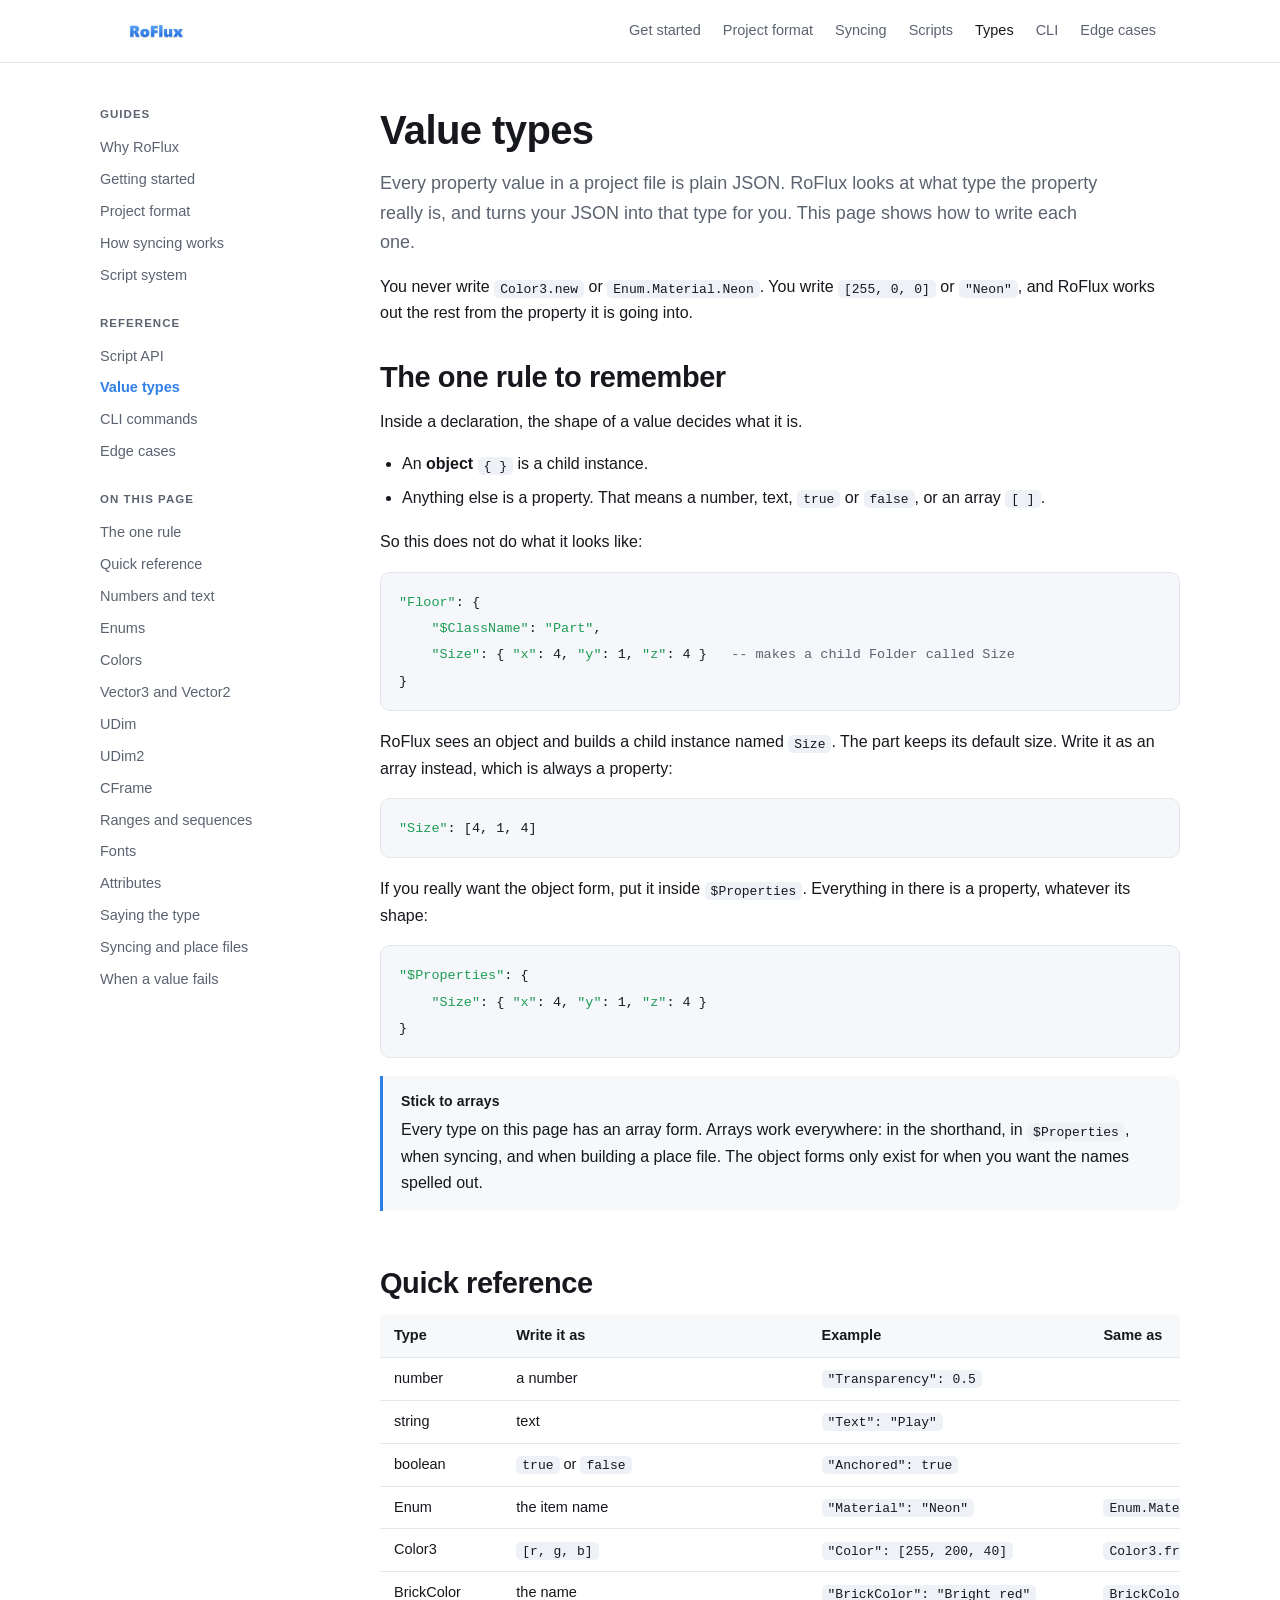
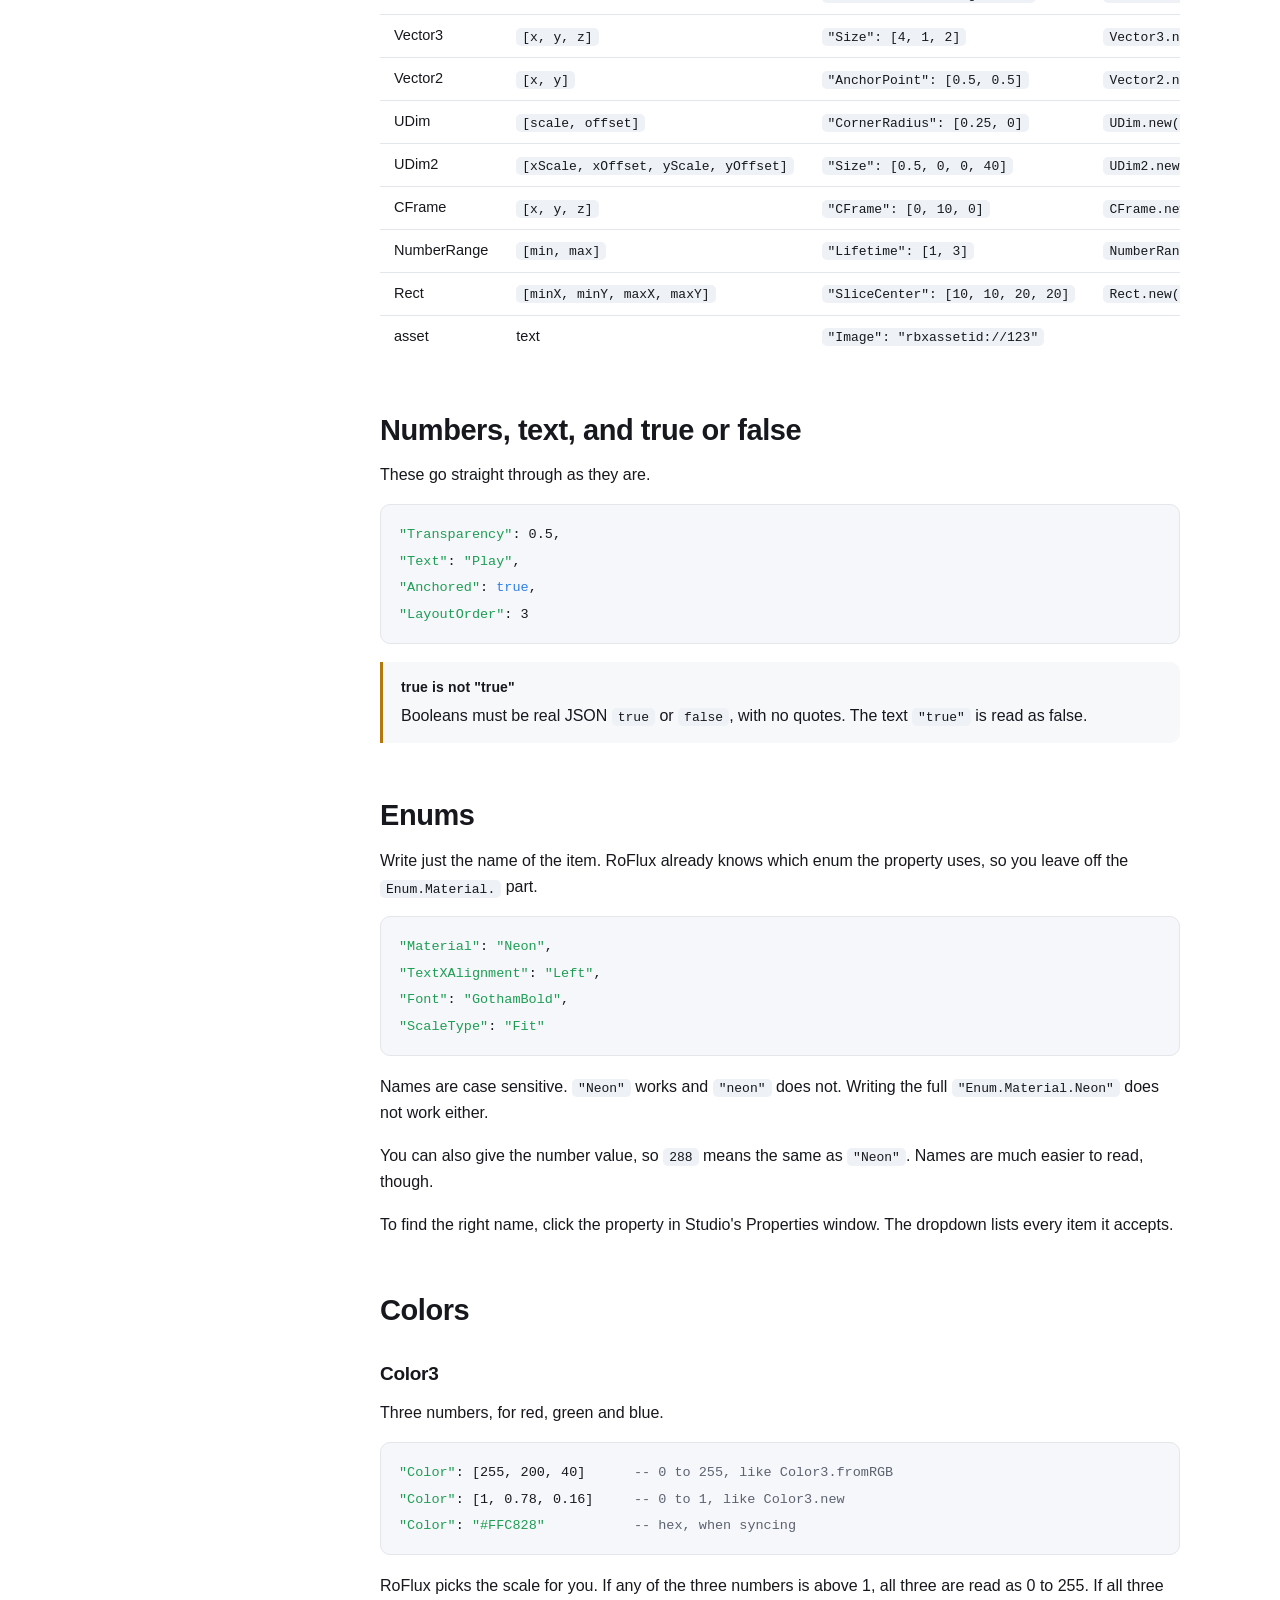
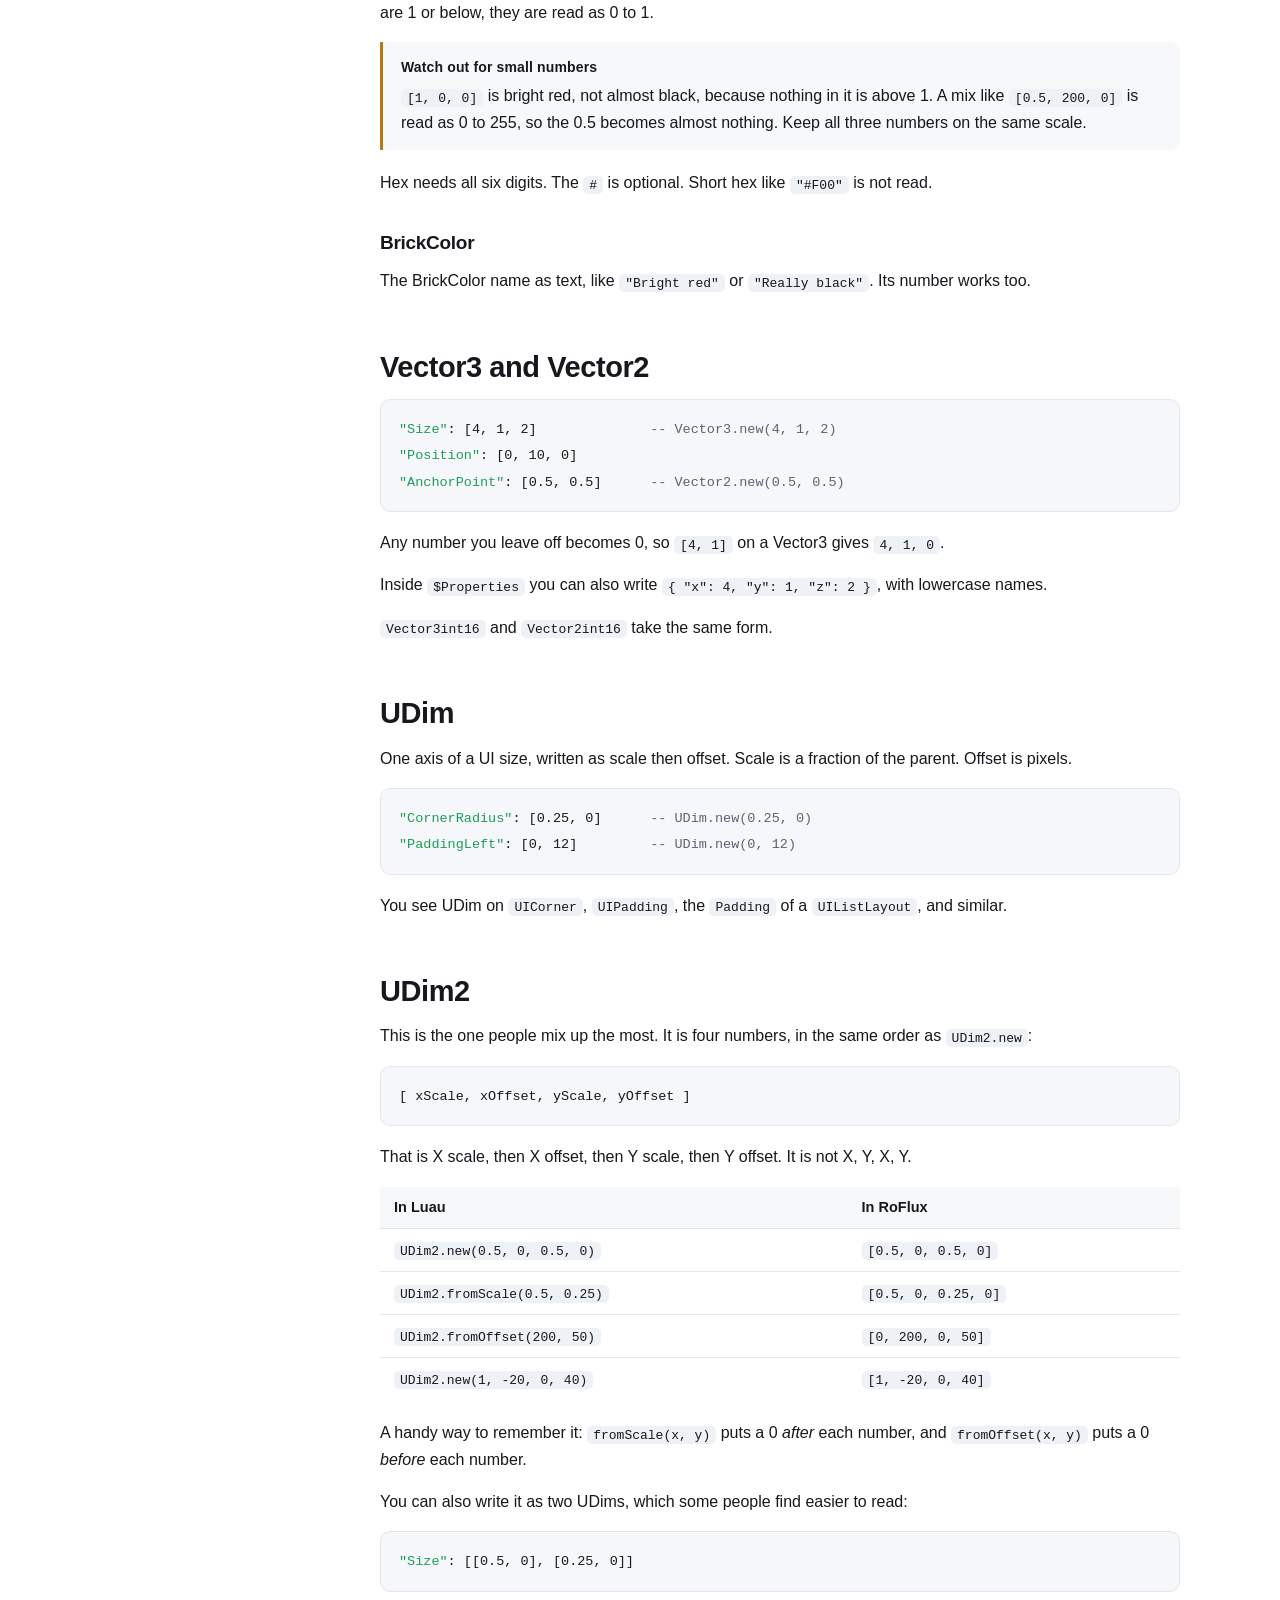
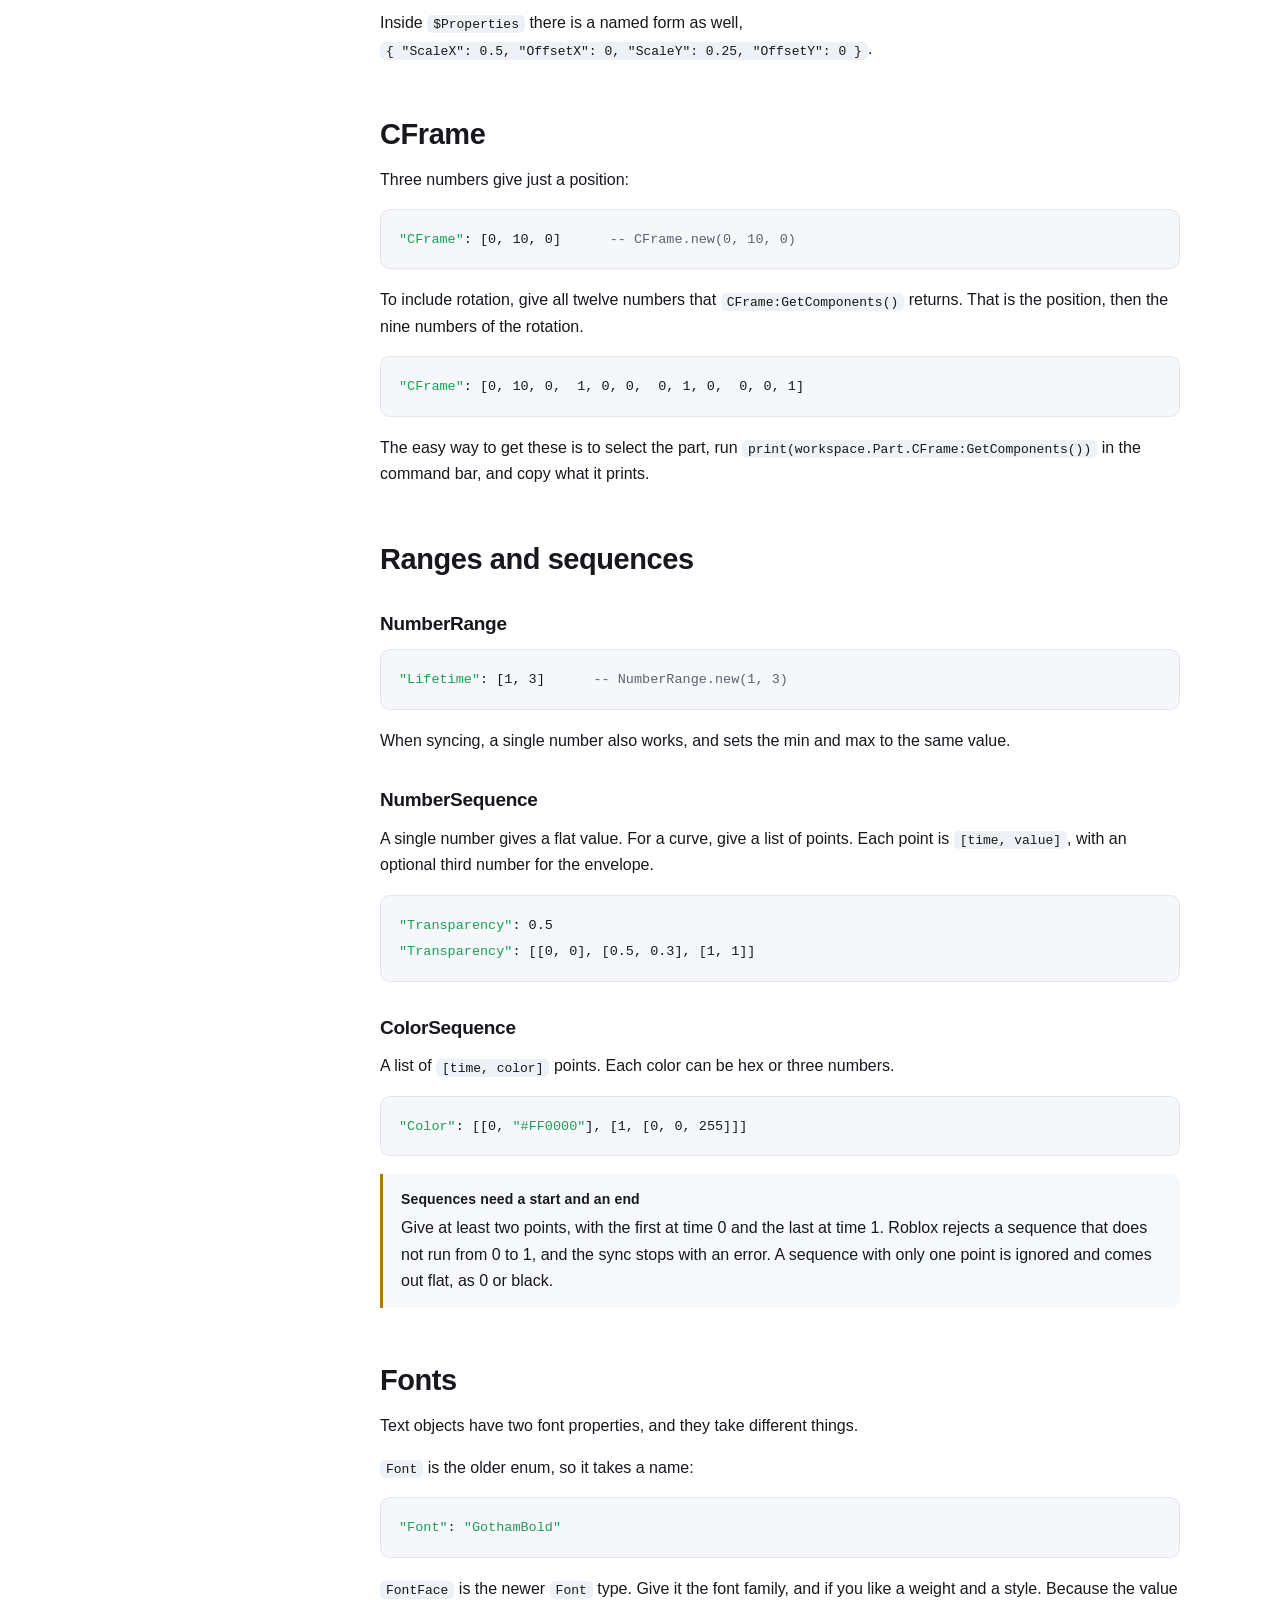
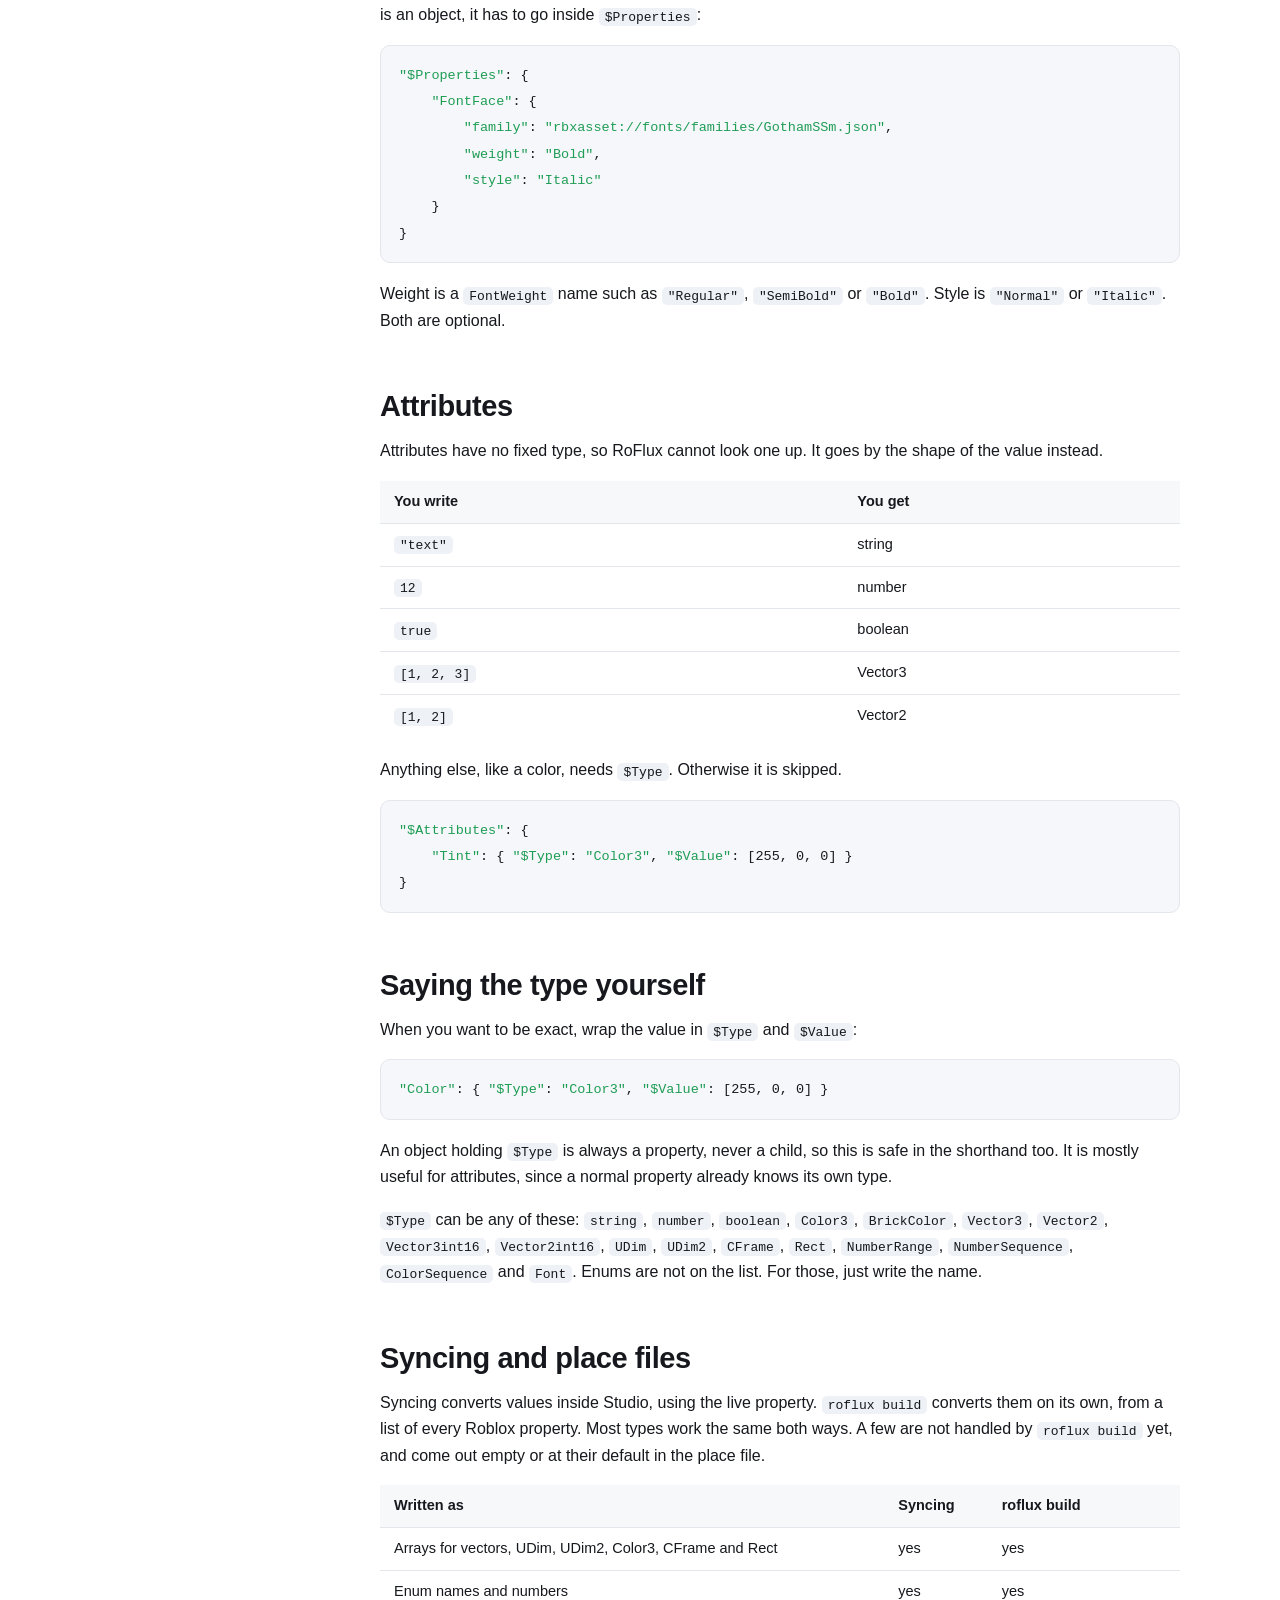
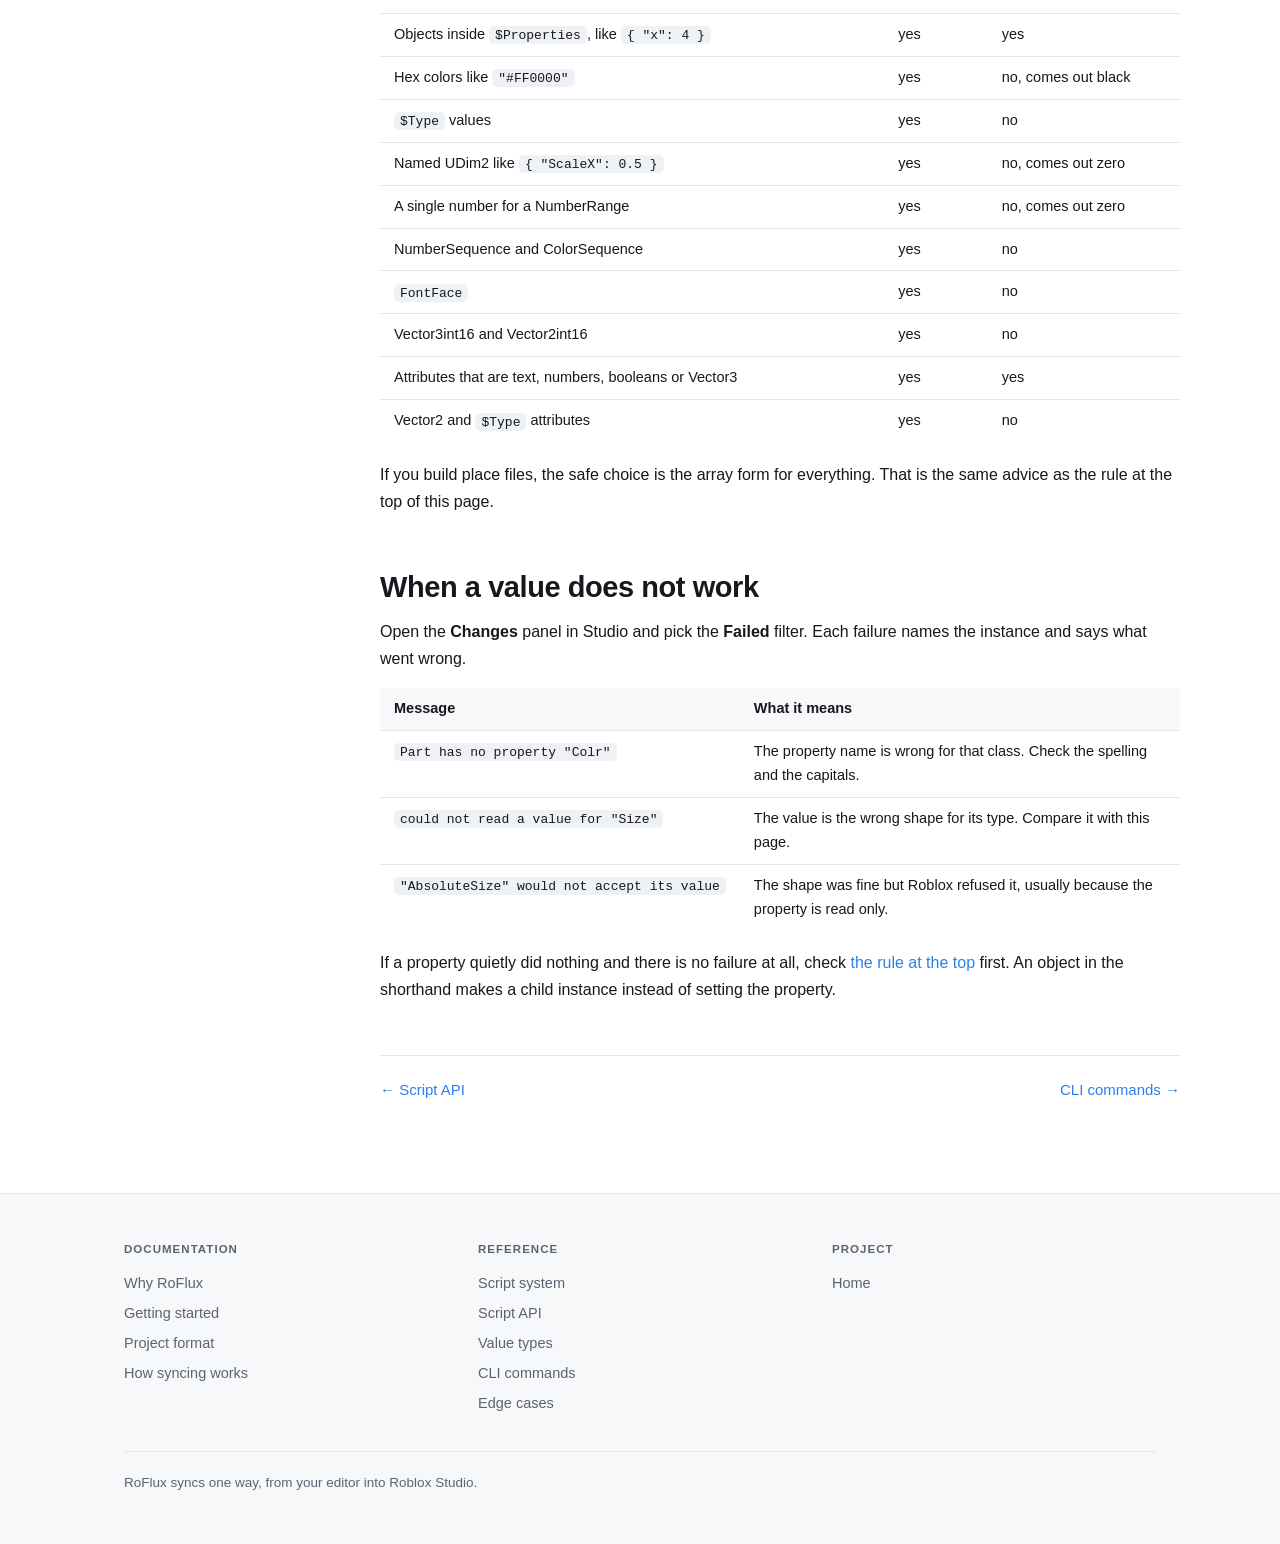
<file: docs/types.html>
<!doctype html>
<html lang="en">
<head>
<meta charset="utf-8">
<meta name="viewport" content="width=device-width, initial-scale=1">
<title>Value types &middot; RoFlux</title>
<link rel="icon" href="assets/RoFlux_icon_512.png">
<link rel="stylesheet" href="assets/style.css">
</head>
<body>

<nav class="nav">
	<div class="wrap nav-inner">
		<a class="nav-logo" href="index.html"><img src="assets/RoFlux_wordmark.png" alt="RoFlux"></a>
		<div class="nav-links">
			<a href="getting-started.html">Get started</a>
			<a href="project.html">Project format</a>
			<a href="syncing.html">Syncing</a>
			<a href="scripts.html">Scripts</a>
			<a href="types.html" class="active">Types</a>
			<a href="cli.html">CLI</a>
			<a href="edge-cases.html">Edge cases</a>
		</div>
	</div>
</nav>

<div class="wrap docs">
	<aside class="side">
		<h5>Guides</h5>
		<a href="why.html">Why RoFlux</a>
		<a href="getting-started.html">Getting started</a>
		<a href="project.html">Project format</a>
		<a href="syncing.html">How syncing works</a>
		<a href="scripts.html">Script system</a>
		<h5>Reference</h5>
		<a href="script-api.html">Script API</a>
		<a href="types.html" class="active">Value types</a>
		<a href="cli.html">CLI commands</a>
		<a href="edge-cases.html">Edge cases</a>
		<h5>On this page</h5>
		<a href="#rule">The one rule</a>
		<a href="#table">Quick reference</a>
		<a href="#basic">Numbers and text</a>
		<a href="#enums">Enums</a>
		<a href="#colors">Colors</a>
		<a href="#vectors">Vector3 and Vector2</a>
		<a href="#udim">UDim</a>
		<a href="#udim2">UDim2</a>
		<a href="#cframe">CFrame</a>
		<a href="#ranges">Ranges and sequences</a>
		<a href="#fonts">Fonts</a>
		<a href="#attributes">Attributes</a>
		<a href="#type">Saying the type</a>
		<a href="#builds">Syncing and place files</a>
		<a href="#failed">When a value fails</a>
	</aside>

	<main class="content">
		<h1>Value types</h1>
		<p class="lede">Every property value in a project file is plain JSON. RoFlux looks at what type the property really is, and turns your JSON into that type for you. This page shows how to write each one.</p>
		<p>You never write <code>Color3.new</code> or <code>Enum.Material.Neon</code>. You write <code>[255, 0, 0]</code> or <code>"Neon"</code>, and RoFlux works out the rest from the property it is going into.</p>

		<h2 id="rule">The one rule to remember</h2>
		<p>Inside a declaration, the shape of a value decides what it is.</p>
		<ul>
			<li>An <strong>object</strong> <code>{ }</code> is a child instance.</li>
			<li>Anything else is a property. That means a number, text, <code>true</code> or <code>false</code>, or an array <code>[ ]</code>.</li>
		</ul>
		<p>So this does not do what it looks like:</p>
<pre><code><span class="tok-s">"Floor"</span>: {
    <span class="tok-s">"$ClassName"</span>: <span class="tok-s">"Part"</span>,
    <span class="tok-s">"Size"</span>: { <span class="tok-s">"x"</span>: 4, <span class="tok-s">"y"</span>: 1, <span class="tok-s">"z"</span>: 4 }   <span class="tok-c">-- makes a child Folder called Size</span>
}</code></pre>
		<p>RoFlux sees an object and builds a child instance named <code>Size</code>. The part keeps its default size. Write it as an array instead, which is always a property:</p>
<pre><code><span class="tok-s">"Size"</span>: [4, 1, 4]</code></pre>
		<p>If you really want the object form, put it inside <code>$Properties</code>. Everything in there is a property, whatever its shape:</p>
<pre><code><span class="tok-s">"$Properties"</span>: {
    <span class="tok-s">"Size"</span>: { <span class="tok-s">"x"</span>: 4, <span class="tok-s">"y"</span>: 1, <span class="tok-s">"z"</span>: 4 }
}</code></pre>
		<div class="note">
			<strong>Stick to arrays</strong>
			<p>Every type on this page has an array form. Arrays work everywhere: in the shorthand, in <code>$Properties</code>, when syncing, and when building a place file. The object forms only exist for when you want the names spelled out.</p>
		</div>

		<h2 id="table">Quick reference</h2>
		<div class="table-wrap">
		<table>
			<thead><tr><th>Type</th><th>Write it as</th><th>Example</th><th>Same as</th></tr></thead>
			<tbody>
				<tr><td>number</td><td>a number</td><td><code>"Transparency": 0.5</code></td><td></td></tr>
				<tr><td>string</td><td>text</td><td><code>"Text": "Play"</code></td><td></td></tr>
				<tr><td>boolean</td><td><code>true</code> or <code>false</code></td><td><code>"Anchored": true</code></td><td></td></tr>
				<tr><td>Enum</td><td>the item name</td><td><code>"Material": "Neon"</code></td><td><code>Enum.Material.Neon</code></td></tr>
				<tr><td>Color3</td><td><code>[r, g, b]</code></td><td><code>"Color": [255, 200, 40]</code></td><td><code>Color3.fromRGB(255, 200, 40)</code></td></tr>
				<tr><td>BrickColor</td><td>the name</td><td><code>"BrickColor": "Bright red"</code></td><td><code>BrickColor.new("Bright red")</code></td></tr>
				<tr><td>Vector3</td><td><code>[x, y, z]</code></td><td><code>"Size": [4, 1, 2]</code></td><td><code>Vector3.new(4, 1, 2)</code></td></tr>
				<tr><td>Vector2</td><td><code>[x, y]</code></td><td><code>"AnchorPoint": [0.5, 0.5]</code></td><td><code>Vector2.new(0.5, 0.5)</code></td></tr>
				<tr><td>UDim</td><td><code>[scale, offset]</code></td><td><code>"CornerRadius": [0.25, 0]</code></td><td><code>UDim.new(0.25, 0)</code></td></tr>
				<tr><td>UDim2</td><td><code>[xScale, xOffset, yScale, yOffset]</code></td><td><code>"Size": [0.5, 0, 0, 40]</code></td><td><code>UDim2.new(0.5, 0, 0, 40)</code></td></tr>
				<tr><td>CFrame</td><td><code>[x, y, z]</code></td><td><code>"CFrame": [0, 10, 0]</code></td><td><code>CFrame.new(0, 10, 0)</code></td></tr>
				<tr><td>NumberRange</td><td><code>[min, max]</code></td><td><code>"Lifetime": [1, 3]</code></td><td><code>NumberRange.new(1, 3)</code></td></tr>
				<tr><td>Rect</td><td><code>[minX, minY, maxX, maxY]</code></td><td><code>"SliceCenter": [10, 10, 20, 20]</code></td><td><code>Rect.new(10, 10, 20, 20)</code></td></tr>
				<tr><td>asset</td><td>text</td><td><code>"Image": "rbxassetid://123"</code></td><td></td></tr>
			</tbody>
		</table>
		</div>

		<h2 id="basic">Numbers, text, and true or false</h2>
		<p>These go straight through as they are.</p>
<pre><code><span class="tok-s">"Transparency"</span>: 0.5,
<span class="tok-s">"Text"</span>: <span class="tok-s">"Play"</span>,
<span class="tok-s">"Anchored"</span>: <span class="tok-k">true</span>,
<span class="tok-s">"LayoutOrder"</span>: 3</code></pre>
		<div class="note warn">
			<strong>true is not "true"</strong>
			<p>Booleans must be real JSON <code>true</code> or <code>false</code>, with no quotes. The text <code>"true"</code> is read as false.</p>
		</div>

		<h2 id="enums">Enums</h2>
		<p>Write just the name of the item. RoFlux already knows which enum the property uses, so you leave off the <code>Enum.Material.</code> part.</p>
<pre><code><span class="tok-s">"Material"</span>: <span class="tok-s">"Neon"</span>,
<span class="tok-s">"TextXAlignment"</span>: <span class="tok-s">"Left"</span>,
<span class="tok-s">"Font"</span>: <span class="tok-s">"GothamBold"</span>,
<span class="tok-s">"ScaleType"</span>: <span class="tok-s">"Fit"</span></code></pre>
		<p>Names are case sensitive. <code>"Neon"</code> works and <code>"neon"</code> does not. Writing the full <code>"Enum.Material.Neon"</code> does not work either.</p>
		<p>You can also give the number value, so <code>288</code> means the same as <code>"Neon"</code>. Names are much easier to read, though.</p>
		<p>To find the right name, click the property in Studio's Properties window. The dropdown lists every item it accepts.</p>

		<h2 id="colors">Colors</h2>
		<h3>Color3</h3>
		<p>Three numbers, for red, green and blue.</p>
<pre><code><span class="tok-s">"Color"</span>: [255, 200, 40]      <span class="tok-c">-- 0 to 255, like Color3.fromRGB</span>
<span class="tok-s">"Color"</span>: [1, 0.78, 0.16]     <span class="tok-c">-- 0 to 1, like Color3.new</span>
<span class="tok-s">"Color"</span>: <span class="tok-s">"#FFC828"</span>           <span class="tok-c">-- hex, when syncing</span></code></pre>
		<p>RoFlux picks the scale for you. If any of the three numbers is above 1, all three are read as 0 to 255. If all three are 1 or below, they are read as 0 to 1.</p>
		<div class="note warn">
			<strong>Watch out for small numbers</strong>
			<p><code>[1, 0, 0]</code> is bright red, not almost black, because nothing in it is above 1. A mix like <code>[0.5, 200, 0]</code> is read as 0 to 255, so the 0.5 becomes almost nothing. Keep all three numbers on the same scale.</p>
		</div>
		<p>Hex needs all six digits. The <code>#</code> is optional. Short hex like <code>"#F00"</code> is not read.</p>

		<h3>BrickColor</h3>
		<p>The BrickColor name as text, like <code>"Bright red"</code> or <code>"Really black"</code>. Its number works too.</p>

		<h2 id="vectors">Vector3 and Vector2</h2>
<pre><code><span class="tok-s">"Size"</span>: [4, 1, 2]              <span class="tok-c">-- Vector3.new(4, 1, 2)</span>
<span class="tok-s">"Position"</span>: [0, 10, 0]
<span class="tok-s">"AnchorPoint"</span>: [0.5, 0.5]      <span class="tok-c">-- Vector2.new(0.5, 0.5)</span></code></pre>
		<p>Any number you leave off becomes 0, so <code>[4, 1]</code> on a Vector3 gives <code>4, 1, 0</code>.</p>
		<p>Inside <code>$Properties</code> you can also write <code>{ "x": 4, "y": 1, "z": 2 }</code>, with lowercase names.</p>
		<p><code>Vector3int16</code> and <code>Vector2int16</code> take the same form.</p>

		<h2 id="udim">UDim</h2>
		<p>One axis of a UI size, written as scale then offset. Scale is a fraction of the parent. Offset is pixels.</p>
<pre><code><span class="tok-s">"CornerRadius"</span>: [0.25, 0]      <span class="tok-c">-- UDim.new(0.25, 0)</span>
<span class="tok-s">"PaddingLeft"</span>: [0, 12]         <span class="tok-c">-- UDim.new(0, 12)</span></code></pre>
		<p>You see UDim on <code>UICorner</code>, <code>UIPadding</code>, the <code>Padding</code> of a <code>UIListLayout</code>, and similar.</p>

		<h2 id="udim2">UDim2</h2>
		<p>This is the one people mix up the most. It is four numbers, in the same order as <code>UDim2.new</code>:</p>
<pre><code>[ xScale, xOffset, yScale, yOffset ]</code></pre>
		<p>That is X scale, then X offset, then Y scale, then Y offset. It is not X, Y, X, Y.</p>
		<div class="table-wrap">
		<table>
			<thead><tr><th>In Luau</th><th>In RoFlux</th></tr></thead>
			<tbody>
				<tr><td><code>UDim2.new(0.5, 0, 0.5, 0)</code></td><td><code>[0.5, 0, 0.5, 0]</code></td></tr>
				<tr><td><code>UDim2.fromScale(0.5, 0.25)</code></td><td><code>[0.5, 0, 0.25, 0]</code></td></tr>
				<tr><td><code>UDim2.fromOffset(200, 50)</code></td><td><code>[0, 200, 0, 50]</code></td></tr>
				<tr><td><code>UDim2.new(1, -20, 0, 40)</code></td><td><code>[1, -20, 0, 40]</code></td></tr>
			</tbody>
		</table>
		</div>
		<p>A handy way to remember it: <code>fromScale(x, y)</code> puts a 0 <em>after</em> each number, and <code>fromOffset(x, y)</code> puts a 0 <em>before</em> each number.</p>
		<p>You can also write it as two UDims, which some people find easier to read:</p>
<pre><code><span class="tok-s">"Size"</span>: [[0.5, 0], [0.25, 0]]</code></pre>
		<p>Inside <code>$Properties</code> there is a named form as well, <code>{ "ScaleX": 0.5, "OffsetX": 0, "ScaleY": 0.25, "OffsetY": 0 }</code>.</p>

		<h2 id="cframe">CFrame</h2>
		<p>Three numbers give just a position:</p>
<pre><code><span class="tok-s">"CFrame"</span>: [0, 10, 0]      <span class="tok-c">-- CFrame.new(0, 10, 0)</span></code></pre>
		<p>To include rotation, give all twelve numbers that <code>CFrame:GetComponents()</code> returns. That is the position, then the nine numbers of the rotation.</p>
<pre><code><span class="tok-s">"CFrame"</span>: [0, 10, 0,  1, 0, 0,  0, 1, 0,  0, 0, 1]</code></pre>
		<p>The easy way to get these is to select the part, run <code>print(workspace.Part.CFrame:GetComponents())</code> in the command bar, and copy what it prints.</p>

		<h2 id="ranges">Ranges and sequences</h2>
		<h3>NumberRange</h3>
<pre><code><span class="tok-s">"Lifetime"</span>: [1, 3]      <span class="tok-c">-- NumberRange.new(1, 3)</span></code></pre>
		<p>When syncing, a single number also works, and sets the min and max to the same value.</p>

		<h3>NumberSequence</h3>
		<p>A single number gives a flat value. For a curve, give a list of points. Each point is <code>[time, value]</code>, with an optional third number for the envelope.</p>
<pre><code><span class="tok-s">"Transparency"</span>: 0.5
<span class="tok-s">"Transparency"</span>: [[0, 0], [0.5, 0.3], [1, 1]]</code></pre>

		<h3>ColorSequence</h3>
		<p>A list of <code>[time, color]</code> points. Each color can be hex or three numbers.</p>
<pre><code><span class="tok-s">"Color"</span>: [[0, <span class="tok-s">"#FF0000"</span>], [1, [0, 0, 255]]]</code></pre>
		<div class="note warn">
			<strong>Sequences need a start and an end</strong>
			<p>Give at least two points, with the first at time 0 and the last at time 1. Roblox rejects a sequence that does not run from 0 to 1, and the sync stops with an error. A sequence with only one point is ignored and comes out flat, as 0 or black.</p>
		</div>

		<h2 id="fonts">Fonts</h2>
		<p>Text objects have two font properties, and they take different things.</p>
		<p><code>Font</code> is the older enum, so it takes a name:</p>
<pre><code><span class="tok-s">"Font"</span>: <span class="tok-s">"GothamBold"</span></code></pre>
		<p><code>FontFace</code> is the newer <code>Font</code> type. Give it the font family, and if you like a weight and a style. Because the value is an object, it has to go inside <code>$Properties</code>:</p>
<pre><code><span class="tok-s">"$Properties"</span>: {
    <span class="tok-s">"FontFace"</span>: {
        <span class="tok-s">"family"</span>: <span class="tok-s">"rbxasset://fonts/families/GothamSSm.json"</span>,
        <span class="tok-s">"weight"</span>: <span class="tok-s">"Bold"</span>,
        <span class="tok-s">"style"</span>: <span class="tok-s">"Italic"</span>
    }
}</code></pre>
		<p>Weight is a <code>FontWeight</code> name such as <code>"Regular"</code>, <code>"SemiBold"</code> or <code>"Bold"</code>. Style is <code>"Normal"</code> or <code>"Italic"</code>. Both are optional.</p>

		<h2 id="attributes">Attributes</h2>
		<p>Attributes have no fixed type, so RoFlux cannot look one up. It goes by the shape of the value instead.</p>
		<div class="table-wrap">
		<table>
			<thead><tr><th>You write</th><th>You get</th></tr></thead>
			<tbody>
				<tr><td><code>"text"</code></td><td>string</td></tr>
				<tr><td><code>12</code></td><td>number</td></tr>
				<tr><td><code>true</code></td><td>boolean</td></tr>
				<tr><td><code>[1, 2, 3]</code></td><td>Vector3</td></tr>
				<tr><td><code>[1, 2]</code></td><td>Vector2</td></tr>
			</tbody>
		</table>
		</div>
		<p>Anything else, like a color, needs <code>$Type</code>. Otherwise it is skipped.</p>
<pre><code><span class="tok-s">"$Attributes"</span>: {
    <span class="tok-s">"Tint"</span>: { <span class="tok-s">"$Type"</span>: <span class="tok-s">"Color3"</span>, <span class="tok-s">"$Value"</span>: [255, 0, 0] }
}</code></pre>

		<h2 id="type">Saying the type yourself</h2>
		<p>When you want to be exact, wrap the value in <code>$Type</code> and <code>$Value</code>:</p>
<pre><code><span class="tok-s">"Color"</span>: { <span class="tok-s">"$Type"</span>: <span class="tok-s">"Color3"</span>, <span class="tok-s">"$Value"</span>: [255, 0, 0] }</code></pre>
		<p>An object holding <code>$Type</code> is always a property, never a child, so this is safe in the shorthand too. It is mostly useful for attributes, since a normal property already knows its own type.</p>
		<p><code>$Type</code> can be any of these: <code>string</code>, <code>number</code>, <code>boolean</code>, <code>Color3</code>, <code>BrickColor</code>, <code>Vector3</code>, <code>Vector2</code>, <code>Vector3int16</code>, <code>Vector2int16</code>, <code>UDim</code>, <code>UDim2</code>, <code>CFrame</code>, <code>Rect</code>, <code>NumberRange</code>, <code>NumberSequence</code>, <code>ColorSequence</code> and <code>Font</code>. Enums are not on the list. For those, just write the name.</p>

		<h2 id="builds">Syncing and place files</h2>
		<p>Syncing converts values inside Studio, using the live property. <code>roflux build</code> converts them on its own, from a list of every Roblox property. Most types work the same both ways. A few are not handled by <code>roflux build</code> yet, and come out empty or at their default in the place file.</p>
		<div class="table-wrap">
		<table>
			<thead><tr><th>Written as</th><th>Syncing</th><th>roflux build</th></tr></thead>
			<tbody>
				<tr><td>Arrays for vectors, UDim, UDim2, Color3, CFrame and Rect</td><td>yes</td><td>yes</td></tr>
				<tr><td>Enum names and numbers</td><td>yes</td><td>yes</td></tr>
				<tr><td>Objects inside <code>$Properties</code>, like <code>{ "x": 4 }</code></td><td>yes</td><td>yes</td></tr>
				<tr><td>Hex colors like <code>"#FF0000"</code></td><td>yes</td><td>no, comes out black</td></tr>
				<tr><td><code>$Type</code> values</td><td>yes</td><td>no</td></tr>
				<tr><td>Named UDim2 like <code>{ "ScaleX": 0.5 }</code></td><td>yes</td><td>no, comes out zero</td></tr>
				<tr><td>A single number for a NumberRange</td><td>yes</td><td>no, comes out zero</td></tr>
				<tr><td>NumberSequence and ColorSequence</td><td>yes</td><td>no</td></tr>
				<tr><td><code>FontFace</code></td><td>yes</td><td>no</td></tr>
				<tr><td>Vector3int16 and Vector2int16</td><td>yes</td><td>no</td></tr>
				<tr><td>Attributes that are text, numbers, booleans or Vector3</td><td>yes</td><td>yes</td></tr>
				<tr><td>Vector2 and <code>$Type</code> attributes</td><td>yes</td><td>no</td></tr>
			</tbody>
		</table>
		</div>
		<p>If you build place files, the safe choice is the array form for everything. That is the same advice as the rule at the top of this page.</p>

		<h2 id="failed">When a value does not work</h2>
		<p>Open the <strong>Changes</strong> panel in Studio and pick the <strong>Failed</strong> filter. Each failure names the instance and says what went wrong.</p>
		<div class="table-wrap">
		<table>
			<thead><tr><th>Message</th><th>What it means</th></tr></thead>
			<tbody>
				<tr><td><code>Part has no property "Colr"</code></td><td>The property name is wrong for that class. Check the spelling and the capitals.</td></tr>
				<tr><td><code>could not read a value for "Size"</code></td><td>The value is the wrong shape for its type. Compare it with this page.</td></tr>
				<tr><td><code>"AbsoluteSize" would not accept its value</code></td><td>The shape was fine but Roblox refused it, usually because the property is read only.</td></tr>
			</tbody>
		</table>
		</div>
		<p>If a property quietly did nothing and there is no failure at all, check <a href="#rule">the rule at the top</a> first. An object in the shorthand makes a child instance instead of setting the property.</p>

		<div class="pager">
			<a href="script-api.html">&larr; Script API</a>
			<a href="cli.html">CLI commands &rarr;</a>
		</div>
	</main>
</div>

<footer>
	<div class="wrap">
		<div class="foot-grid">
			<div>
				<h6>Documentation</h6>
				<a href="why.html">Why RoFlux</a>
				<a href="getting-started.html">Getting started</a>
				<a href="project.html">Project format</a>
				<a href="syncing.html">How syncing works</a>
			</div>
			<div>
				<h6>Reference</h6>
				<a href="scripts.html">Script system</a>
				<a href="script-api.html">Script API</a>
				<a href="types.html">Value types</a>
				<a href="cli.html">CLI commands</a>
				<a href="edge-cases.html">Edge cases</a>
			</div>
			<div>
				<h6>Project</h6>
				<a href="index.html">Home</a>
			</div>
		</div>
		<p class="foot-note">RoFlux syncs one way, from your editor into Roblox Studio.</p>
	</div>
</footer>

</body>
</html>
</file>
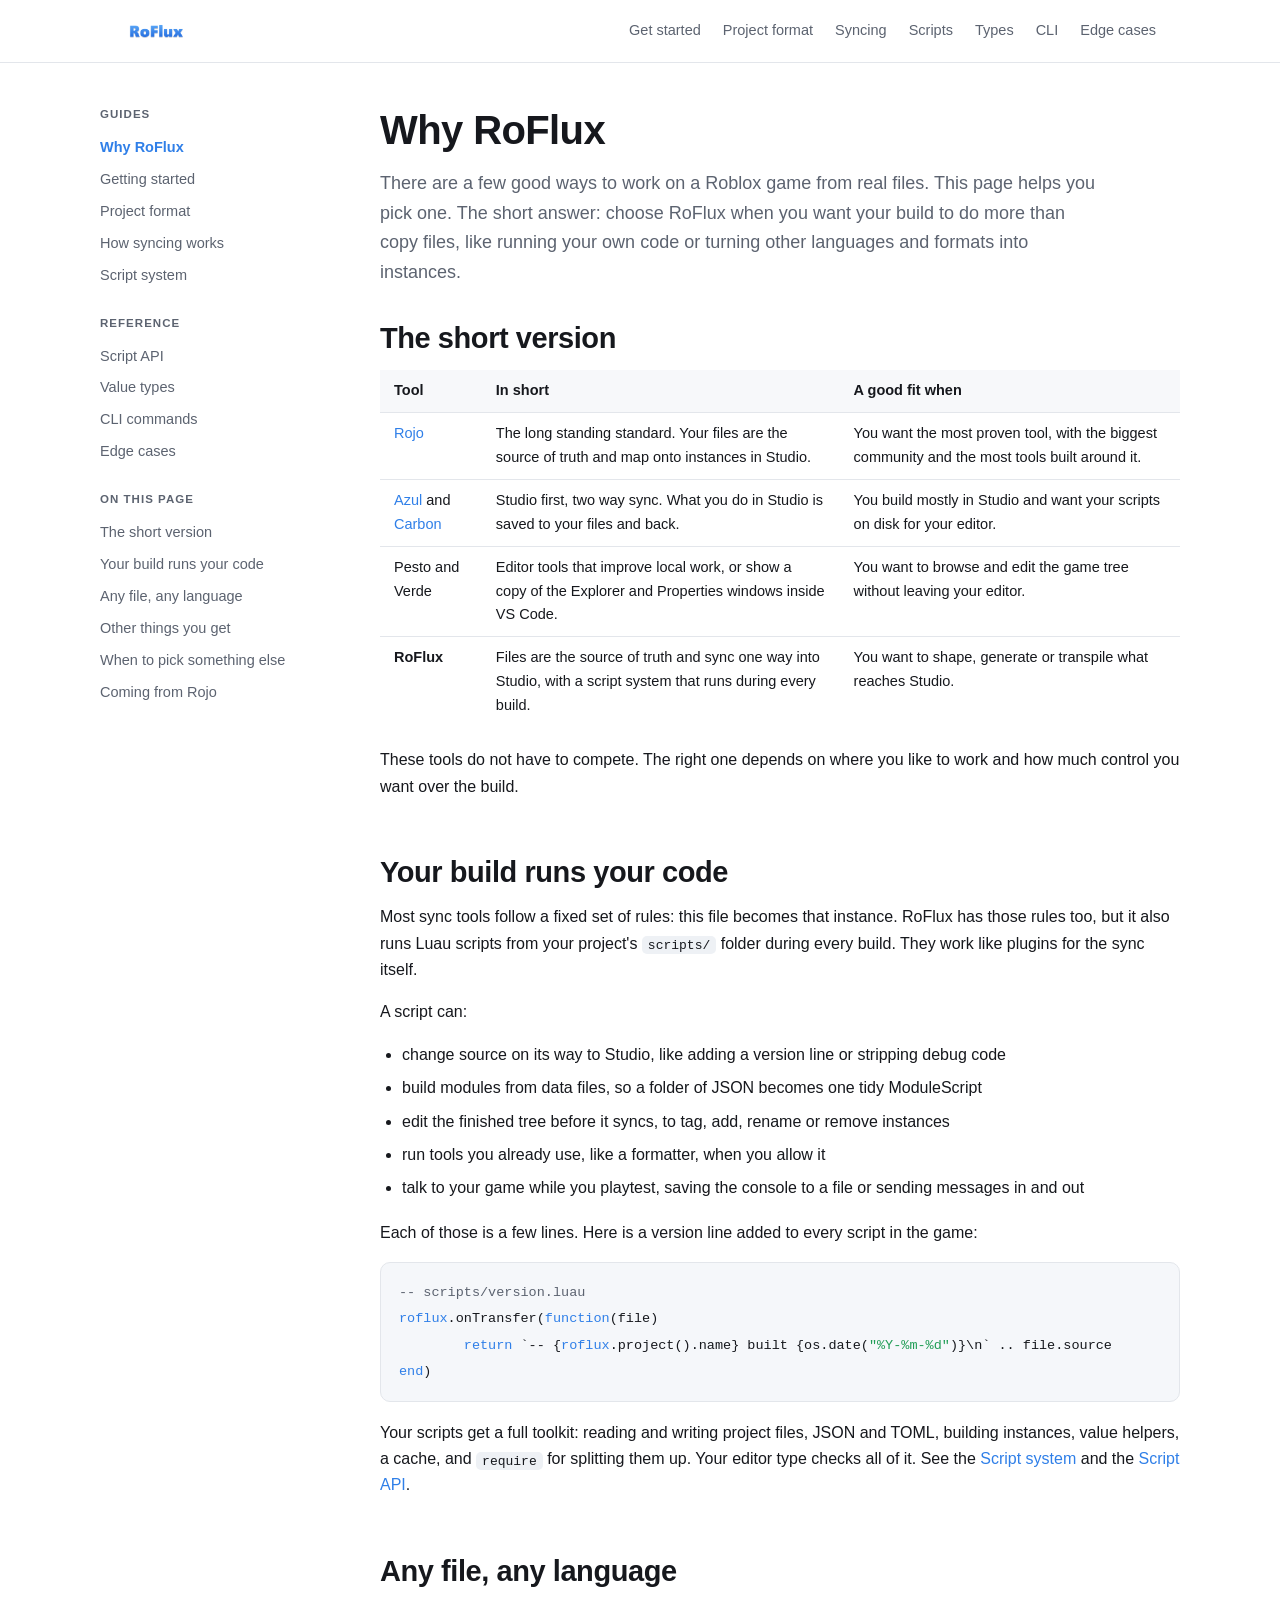
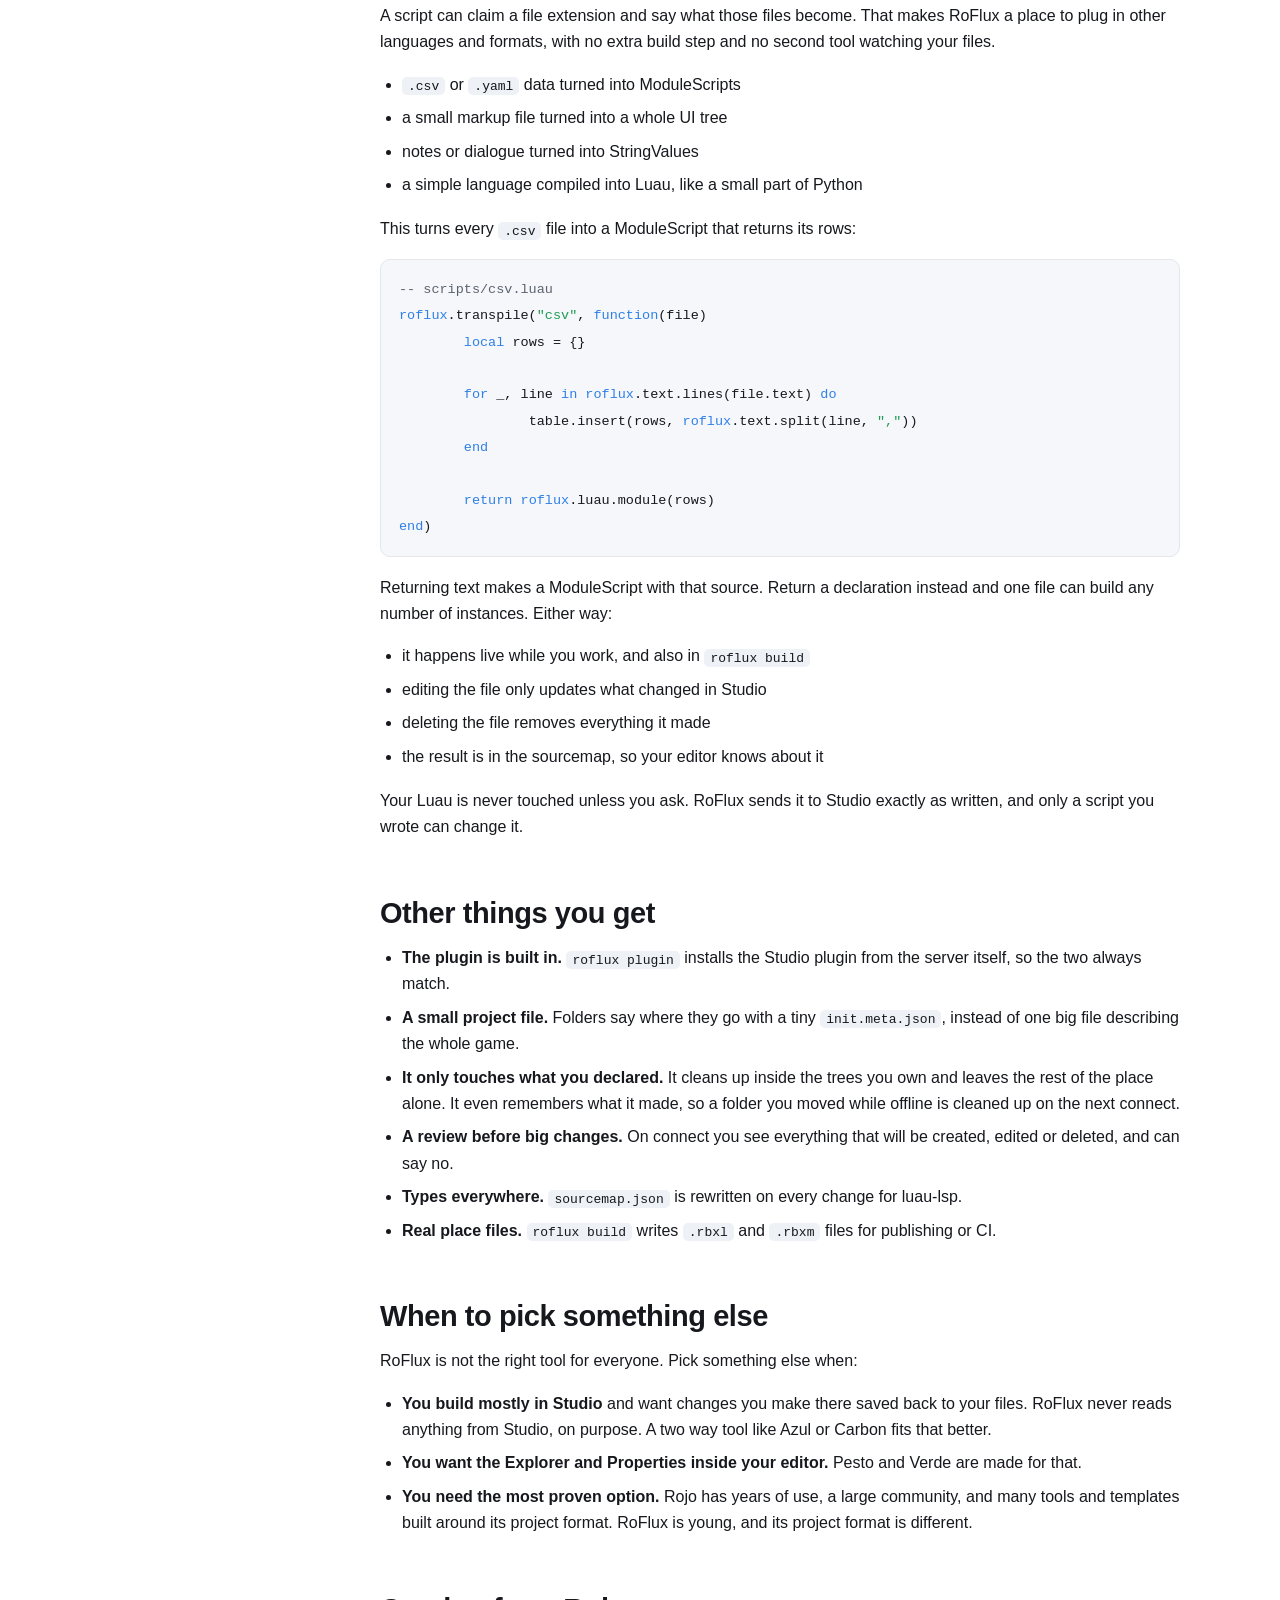
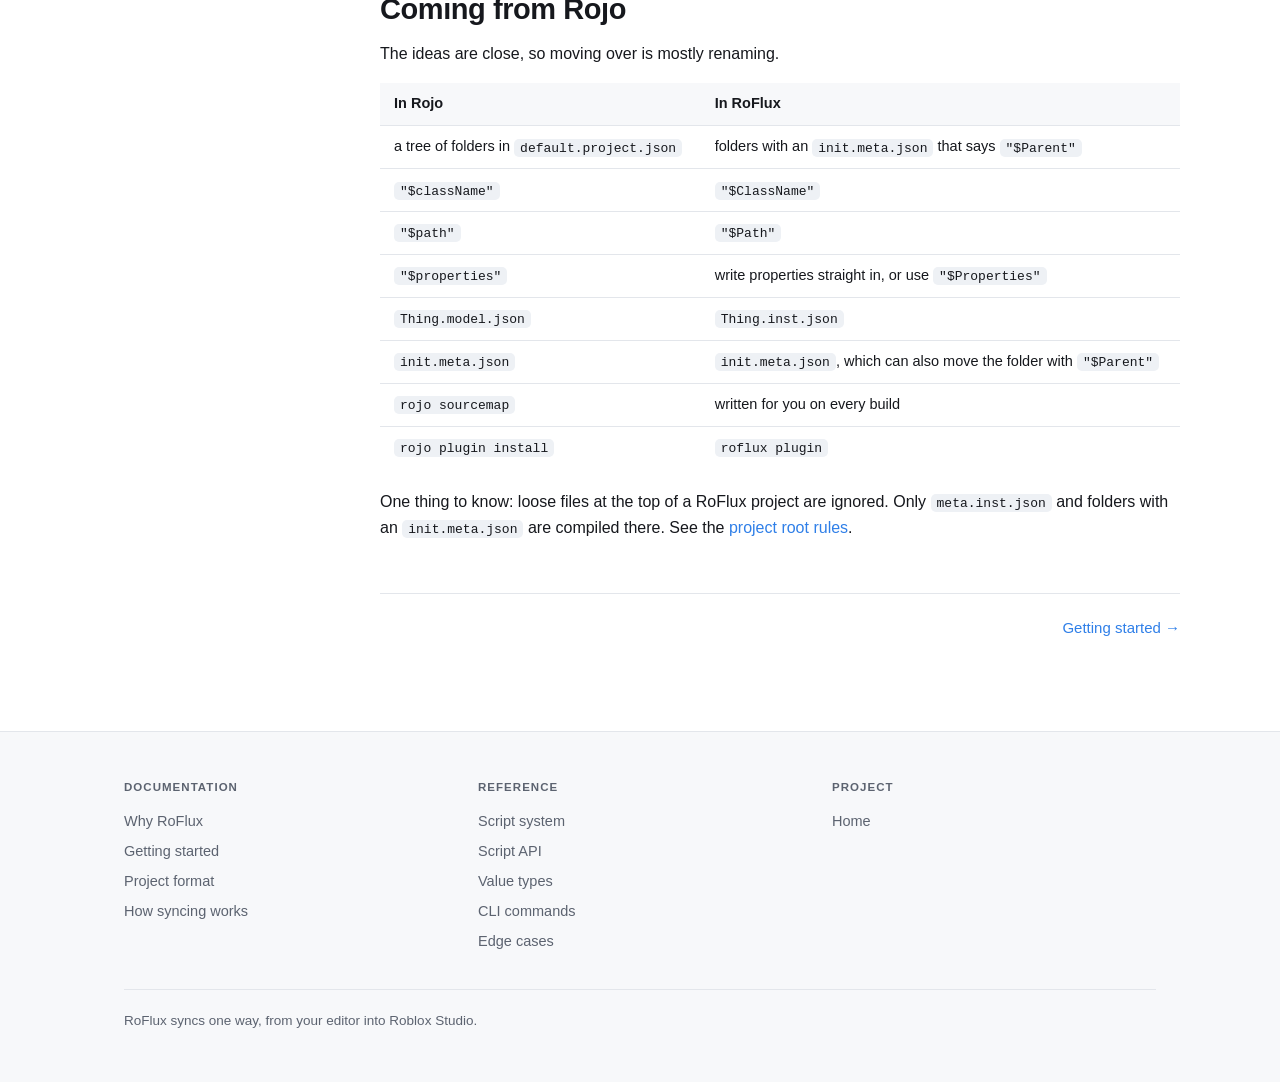
<file: docs/why.html>
<!doctype html>
<html lang="en">
<head>
<meta charset="utf-8">
<meta name="viewport" content="width=device-width, initial-scale=1">
<title>Why RoFlux &middot; RoFlux</title>
<link rel="icon" href="assets/RoFlux_icon_512.png">
<link rel="stylesheet" href="assets/style.css">
</head>
<body>

<nav class="nav">
	<div class="wrap nav-inner">
		<a class="nav-logo" href="index.html"><img src="assets/RoFlux_wordmark.png" alt="RoFlux"></a>
		<div class="nav-links">
			<a href="getting-started.html">Get started</a>
			<a href="project.html">Project format</a>
			<a href="syncing.html">Syncing</a>
			<a href="scripts.html">Scripts</a>
			<a href="types.html">Types</a>
			<a href="cli.html">CLI</a>
			<a href="edge-cases.html">Edge cases</a>
		</div>
	</div>
</nav>

<div class="wrap docs">
	<aside class="side">
		<h5>Guides</h5>
		<a href="why.html" class="active">Why RoFlux</a>
		<a href="getting-started.html">Getting started</a>
		<a href="project.html">Project format</a>
		<a href="syncing.html">How syncing works</a>
		<a href="scripts.html">Script system</a>
		<h5>Reference</h5>
		<a href="script-api.html">Script API</a>
		<a href="types.html">Value types</a>
		<a href="cli.html">CLI commands</a>
		<a href="edge-cases.html">Edge cases</a>
		<h5>On this page</h5>
		<a href="#short">The short version</a>
		<a href="#scripts">Your build runs your code</a>
		<a href="#transpile">Any file, any language</a>
		<a href="#more">Other things you get</a>
		<a href="#others">When to pick something else</a>
		<a href="#rojo">Coming from Rojo</a>
	</aside>

	<main class="content">
		<h1>Why RoFlux</h1>
		<p class="lede">There are a few good ways to work on a Roblox game from real files. This page helps you pick one. The short answer: choose RoFlux when you want your build to do more than copy files, like running your own code or turning other languages and formats into instances.</p>

		<h2 id="short">The short version</h2>
		<div class="table-wrap">
		<table>
			<thead><tr><th>Tool</th><th>In short</th><th>A good fit when</th></tr></thead>
			<tbody>
				<tr><td><a href="https://rojo.space">Rojo</a></td><td>The long standing standard. Your files are the source of truth and map onto instances in Studio.</td><td>You want the most proven tool, with the biggest community and the most tools built around it.</td></tr>
				<tr><td><a href="https://devforum.roblox.com/t/azul-%E2%80%94-easy-powerful-studio-first-two-way-sync/4159808">Azul</a> and <a href="https://devforum.roblox.com/t/carbon-the-easier-way-to-sync-your-scripts-to-your-local-filesystem/4181010">Carbon</a></td><td>Studio first, two way sync. What you do in Studio is saved to your files and back.</td><td>You build mostly in Studio and want your scripts on disk for your editor.</td></tr>
				<tr><td>Pesto and Verde</td><td>Editor tools that improve local work, or show a copy of the Explorer and Properties windows inside VS Code.</td><td>You want to browse and edit the game tree without leaving your editor.</td></tr>
				<tr><td><strong>RoFlux</strong></td><td>Files are the source of truth and sync one way into Studio, with a script system that runs during every build.</td><td>You want to shape, generate or transpile what reaches Studio.</td></tr>
			</tbody>
		</table>
		</div>
		<p>These tools do not have to compete. The right one depends on where you like to work and how much control you want over the build.</p>

		<h2 id="scripts">Your build runs your code</h2>
		<p>Most sync tools follow a fixed set of rules: this file becomes that instance. RoFlux has those rules too, but it also runs Luau scripts from your project's <code>scripts/</code> folder during every build. They work like plugins for the sync itself.</p>
		<p>A script can:</p>
		<ul>
			<li>change source on its way to Studio, like adding a version line or stripping debug code</li>
			<li>build modules from data files, so a folder of JSON becomes one tidy ModuleScript</li>
			<li>edit the finished tree before it syncs, to tag, add, rename or remove instances</li>
			<li>run tools you already use, like a formatter, when you allow it</li>
			<li>talk to your game while you playtest, saving the console to a file or sending messages in and out</li>
		</ul>
		<p>Each of those is a few lines. Here is a version line added to every script in the game:</p>
<pre><code><span class="tok-c">-- scripts/version.luau</span>
<span class="tok-k">roflux</span>.onTransfer(<span class="tok-k">function</span>(file)
	<span class="tok-k">return</span> `-- {<span class="tok-k">roflux</span>.project().name} built {os.date(<span class="tok-s">"%Y-%m-%d"</span>)}\n` .. file.source
<span class="tok-k">end</span>)</code></pre>
		<p>Your scripts get a full toolkit: reading and writing project files, JSON and TOML, building instances, value helpers, a cache, and <code>require</code> for splitting them up. Your editor type checks all of it. See the <a href="scripts.html">Script system</a> and the <a href="script-api.html">Script API</a>.</p>

		<h2 id="transpile">Any file, any language</h2>
		<p>A script can claim a file extension and say what those files become. That makes RoFlux a place to plug in other languages and formats, with no extra build step and no second tool watching your files.</p>
		<ul>
			<li><code>.csv</code> or <code>.yaml</code> data turned into ModuleScripts</li>
			<li>a small markup file turned into a whole UI tree</li>
			<li>notes or dialogue turned into StringValues</li>
			<li>a simple language compiled into Luau, like a small part of Python</li>
		</ul>
		<p>This turns every <code>.csv</code> file into a ModuleScript that returns its rows:</p>
<pre><code><span class="tok-c">-- scripts/csv.luau</span>
<span class="tok-k">roflux</span>.transpile(<span class="tok-s">"csv"</span>, <span class="tok-k">function</span>(file)
	<span class="tok-k">local</span> rows = {}

	<span class="tok-k">for</span> _, line <span class="tok-k">in</span> <span class="tok-k">roflux</span>.text.lines(file.text) <span class="tok-k">do</span>
		table.insert(rows, <span class="tok-k">roflux</span>.text.split(line, <span class="tok-s">","</span>))
	<span class="tok-k">end</span>

	<span class="tok-k">return</span> <span class="tok-k">roflux</span>.luau.module(rows)
<span class="tok-k">end</span>)</code></pre>
		<p>Returning text makes a ModuleScript with that source. Return a declaration instead and one file can build any number of instances. Either way:</p>
		<ul>
			<li>it happens live while you work, and also in <code>roflux build</code></li>
			<li>editing the file only updates what changed in Studio</li>
			<li>deleting the file removes everything it made</li>
			<li>the result is in the sourcemap, so your editor knows about it</li>
		</ul>
		<p>Your Luau is never touched unless you ask. RoFlux sends it to Studio exactly as written, and only a script you wrote can change it.</p>

		<h2 id="more">Other things you get</h2>
		<ul>
			<li><strong>The plugin is built in.</strong> <code>roflux plugin</code> installs the Studio plugin from the server itself, so the two always match.</li>
			<li><strong>A small project file.</strong> Folders say where they go with a tiny <code>init.meta.json</code>, instead of one big file describing the whole game.</li>
			<li><strong>It only touches what you declared.</strong> It cleans up inside the trees you own and leaves the rest of the place alone. It even remembers what it made, so a folder you moved while offline is cleaned up on the next connect.</li>
			<li><strong>A review before big changes.</strong> On connect you see everything that will be created, edited or deleted, and can say no.</li>
			<li><strong>Types everywhere.</strong> <code>sourcemap.json</code> is rewritten on every change for luau-lsp.</li>
			<li><strong>Real place files.</strong> <code>roflux build</code> writes <code>.rbxl</code> and <code>.rbxm</code> files for publishing or CI.</li>
		</ul>

		<h2 id="others">When to pick something else</h2>
		<p>RoFlux is not the right tool for everyone. Pick something else when:</p>
		<ul>
			<li><strong>You build mostly in Studio</strong> and want changes you make there saved back to your files. RoFlux never reads anything from Studio, on purpose. A two way tool like Azul or Carbon fits that better.</li>
			<li><strong>You want the Explorer and Properties inside your editor.</strong> Pesto and Verde are made for that.</li>
			<li><strong>You need the most proven option.</strong> Rojo has years of use, a large community, and many tools and templates built around its project format. RoFlux is young, and its project format is different.</li>
		</ul>

		<h2 id="rojo">Coming from Rojo</h2>
		<p>The ideas are close, so moving over is mostly renaming.</p>
		<div class="table-wrap">
		<table>
			<thead><tr><th>In Rojo</th><th>In RoFlux</th></tr></thead>
			<tbody>
				<tr><td>a tree of folders in <code>default.project.json</code></td><td>folders with an <code>init.meta.json</code> that says <code>"$Parent"</code></td></tr>
				<tr><td><code>"$className"</code></td><td><code>"$ClassName"</code></td></tr>
				<tr><td><code>"$path"</code></td><td><code>"$Path"</code></td></tr>
				<tr><td><code>"$properties"</code></td><td>write properties straight in, or use <code>"$Properties"</code></td></tr>
				<tr><td><code>Thing.model.json</code></td><td><code>Thing.inst.json</code></td></tr>
				<tr><td><code>init.meta.json</code></td><td><code>init.meta.json</code>, which can also move the folder with <code>"$Parent"</code></td></tr>
				<tr><td><code>rojo sourcemap</code></td><td>written for you on every build</td></tr>
				<tr><td><code>rojo plugin install</code></td><td><code>roflux plugin</code></td></tr>
			</tbody>
		</table>
		</div>
		<p>One thing to know: loose files at the top of a RoFlux project are ignored. Only <code>meta.inst.json</code> and folders with an <code>init.meta.json</code> are compiled there. See the <a href="project.html#root">project root rules</a>.</p>

		<div class="pager">
			<span></span>
			<a href="getting-started.html">Getting started &rarr;</a>
		</div>
	</main>
</div>

<footer>
	<div class="wrap">
		<div class="foot-grid">
			<div>
				<h6>Documentation</h6>
				<a href="why.html">Why RoFlux</a>
				<a href="getting-started.html">Getting started</a>
				<a href="project.html">Project format</a>
				<a href="syncing.html">How syncing works</a>
			</div>
			<div>
				<h6>Reference</h6>
				<a href="scripts.html">Script system</a>
				<a href="script-api.html">Script API</a>
				<a href="types.html">Value types</a>
				<a href="cli.html">CLI commands</a>
				<a href="edge-cases.html">Edge cases</a>
			</div>
			<div>
				<h6>Project</h6>
				<a href="index.html">Home</a>
			</div>
		</div>
		<p class="foot-note">RoFlux syncs one way, from your editor into Roblox Studio.</p>
	</div>
</footer>

</body>
</html>
</file>
<file: docs/assets/style.css>
:root {
	--bg: #ffffff;
	--panel: #f7f8fa;
	--panel-deep: #eef1f5;
	--text: #16181d;
	--muted: #5c6370;
	--border: #e3e6eb;
	--accent: #2f7fe8;
	--accent-deep: #145ad8;
	--accent-soft: #eaf2fd;
	--green: #1f9d55;
	--red: #d9483b;
	--amber: #b4770e;
	--code-bg: #f5f7fa;
	--radius: 10px;
	--wrap: 1080px;
	--mono: ui-monospace, "SFMono-Regular", "JetBrains Mono", Consolas, "Liberation Mono", monospace;
	--sans: -apple-system, BlinkMacSystemFont, "Segoe UI", Inter, Roboto, "Helvetica Neue", Arial, sans-serif;
}

@media (prefers-color-scheme: dark) {
	:root {
		--bg: #0f1115;
		--panel: #161a21;
		--panel-deep: #1b202a;
		--text: #e7e9ee;
		--muted: #9aa3b2;
		--border: #262b36;
		--accent: #4d97ff;
		--accent-deep: #2f7fe8;
		--accent-soft: #16233a;
		--green: #4ade80;
		--red: #f87171;
		--amber: #fbbf24;
		--code-bg: #12161d;
	}
}

* {
	box-sizing: border-box;
}

html {
	scroll-behavior: smooth;
	scroll-padding-top: 90px;
}

body {
	margin: 0;
	background: var(--bg);
	color: var(--text);
	font-family: var(--sans);
	font-size: 16px;
	line-height: 1.65;
	-webkit-font-smoothing: antialiased;
}

a {
	color: var(--accent);
	text-decoration: none;
}

a:hover {
	text-decoration: underline;
}

.wrap {
	max-width: var(--wrap);
	margin: 0 auto;
	padding: 0 24px;
}

/* nav */

.nav {
	position: sticky;
	top: 0;
	z-index: 50;
	background: color-mix(in srgb, var(--bg) 88%, transparent);
	backdrop-filter: blur(10px);
	border-bottom: 1px solid var(--border);
}

.nav-inner {
	display: flex;
	align-items: center;
	gap: 24px;
	height: 62px;
}

.nav-logo {
	display: flex;
	align-items: center;
	gap: 10px;
	font-weight: 700;
	color: var(--text);
	letter-spacing: -0.01em;
}

.nav-logo img {
	height: 22px;
	display: block;
}

.nav-links {
	display: flex;
	gap: 22px;
	margin-left: auto;
	flex-wrap: wrap;
}

.nav-links a {
	color: var(--muted);
	font-size: 14.5px;
	font-weight: 500;
}

.nav-links a:hover,
.nav-links a.active {
	color: var(--text);
	text-decoration: none;
}

/* hero */

.hero {
	padding: 92px 0 76px;
	text-align: center;
	border-bottom: 1px solid var(--border);
	background: linear-gradient(180deg, var(--accent-soft) 0%, transparent 70%);
}

.hero img.mark {
	width: min(340px, 74vw);
	display: block;
	margin: 0 auto 22px;
}

.hero p.tagline {
	font-size: clamp(18px, 2.4vw, 23px);
	color: var(--muted);
	max-width: 620px;
	margin: 0 auto 30px;
}

.buttons {
	display: flex;
	gap: 12px;
	justify-content: center;
	flex-wrap: wrap;
}

.btn {
	display: inline-block;
	padding: 11px 22px;
	border-radius: 8px;
	font-weight: 600;
	font-size: 15px;
	border: 1px solid var(--border);
	color: var(--text);
	background: var(--bg);
}

.btn:hover {
	text-decoration: none;
	border-color: var(--muted);
}

.btn.primary {
	background: var(--accent);
	border-color: var(--accent);
	color: #fff;
}

.btn.primary:hover {
	background: var(--accent-deep);
	border-color: var(--accent-deep);
}

/* sections */

section {
	padding: 66px 0;
	border-bottom: 1px solid var(--border);
}

section:last-of-type {
	border-bottom: 0;
}

h1,
h2,
h3,
h4 {
	line-height: 1.25;
	letter-spacing: -0.015em;
	margin: 0 0 14px;
}

h1 {
	font-size: clamp(28px, 4vw, 40px);
}

h2 {
	font-size: clamp(23px, 3vw, 29px);
	margin-top: 8px;
}

h3 {
	font-size: 19px;
	margin-top: 34px;
}

h4 {
	font-size: 16px;
	margin-top: 26px;
}

p {
	margin: 0 0 16px;
}

.lede {
	font-size: 18px;
	color: var(--muted);
	max-width: 720px;
}

.grid {
	display: grid;
	gap: 22px;
	grid-template-columns: repeat(auto-fit, minmax(280px, 1fr));
	margin-top: 30px;
}

.card {
	background: var(--panel);
	border: 1px solid var(--border);
	border-radius: var(--radius);
	padding: 22px;
}

.card h3 {
	margin: 0 0 8px;
	font-size: 17px;
}

.card p {
	margin: 0;
	color: var(--muted);
	font-size: 15px;
}

/* code */

pre {
	background: var(--code-bg);
	border: 1px solid var(--border);
	border-radius: var(--radius);
	padding: 16px 18px;
	overflow-x: auto;
	margin: 0 0 18px;
}

code {
	font-family: var(--mono);
	font-size: 13.5px;
}

p code,
li code,
td code,
th code {
	background: var(--panel-deep);
	padding: 1.5px 6px;
	border-radius: 5px;
	font-size: 13px;
	white-space: nowrap;
}

pre code {
	background: none;
	padding: 0;
	white-space: pre;
	line-height: 1.6;
}

.tok-c {
	color: var(--muted);
}
.tok-k {
	color: var(--accent);
}
.tok-s {
	color: var(--green);
}
.tok-a {
	color: var(--amber);
}
.tok-r {
	color: var(--red);
}

/* tables */

.table-wrap {
	overflow-x: auto;
	margin: 0 0 20px;
}

table {
	border-collapse: collapse;
	width: 100%;
	font-size: 14.5px;
}

th,
td {
	text-align: left;
	padding: 9px 14px;
	border-bottom: 1px solid var(--border);
	vertical-align: top;
}

th {
	font-weight: 650;
	background: var(--panel);
	white-space: nowrap;
}

tbody tr:last-child td {
	border-bottom: 0;
}

/* callouts */

.note {
	border-left: 3px solid var(--accent);
	background: var(--panel);
	border-radius: 0 var(--radius) var(--radius) 0;
	padding: 14px 18px;
	margin: 0 0 20px;
}

.note.warn {
	border-left-color: var(--amber);
}

.note.danger {
	border-left-color: var(--red);
}

.note p:last-child {
	margin-bottom: 0;
}

.note strong {
	display: block;
	margin-bottom: 4px;
	font-size: 14px;
	letter-spacing: 0.01em;
}

/* docs layout */

.docs {
	display: grid;
	grid-template-columns: 232px minmax(0, 1fr);
	gap: 48px;
	align-items: start;
	padding: 42px 0 90px;
}

.side {
	position: sticky;
	top: 88px;
	font-size: 14.5px;
}

.side h5 {
	margin: 22px 0 8px;
	font-size: 11.5px;
	text-transform: uppercase;
	letter-spacing: 0.09em;
	color: var(--muted);
	font-weight: 700;
}

.side h5:first-child {
	margin-top: 0;
}

.side a {
	display: block;
	padding: 4px 0;
	color: var(--muted);
}

.side a:hover {
	color: var(--text);
	text-decoration: none;
}

.side a.active {
	color: var(--accent);
	font-weight: 600;
}

.content {
	min-width: 0;
}

.content > h2 {
	scroll-margin-top: 90px;
	padding-top: 14px;
	margin-top: 40px;
}

.content > h2:first-of-type {
	margin-top: 18px;
}

.content ul,
.content ol {
	margin: 0 0 18px;
	padding-left: 22px;
}

.content li {
	margin-bottom: 7px;
}

hr {
	border: 0;
	border-top: 1px solid var(--border);
	margin: 38px 0;
}

.pager {
	display: flex;
	justify-content: space-between;
	gap: 16px;
	margin-top: 52px;
	padding-top: 22px;
	border-top: 1px solid var(--border);
	font-size: 15px;
}

/* footer */

footer {
	background: var(--panel);
	border-top: 1px solid var(--border);
	padding: 46px 0 34px;
	font-size: 14.5px;
}

.foot-grid {
	display: grid;
	gap: 30px;
	grid-template-columns: repeat(auto-fit, minmax(160px, 1fr));
}

footer h6 {
	margin: 0 0 10px;
	font-size: 11.5px;
	text-transform: uppercase;
	letter-spacing: 0.09em;
	color: var(--muted);
	font-weight: 700;
}

footer a {
	display: block;
	padding: 3px 0;
	color: var(--muted);
}

footer a:hover {
	color: var(--text);
	text-decoration: none;
}

.foot-note {
	margin-top: 32px;
	padding-top: 20px;
	border-top: 1px solid var(--border);
	color: var(--muted);
	font-size: 13.5px;
}

/* wide screens */

@media (min-width: 1500px) {
	:root {
		--wrap: 1180px;
	}

	body {
		font-size: 17px;
	}
}

/* tablet */

@media (max-width: 900px) {
	html {
		scroll-padding-top: 74px;
	}

	.wrap {
		padding: 0 20px;
	}

	.docs {
		grid-template-columns: 1fr;
		gap: 22px;
		padding: 26px 0 64px;
	}

	.side {
		position: static;
		background: var(--panel);
		border: 1px solid var(--border);
		border-radius: var(--radius);
		padding: 14px 16px;
	}

	.side h5 {
		margin: 14px 0 6px;
	}

	.side a {
		display: inline-block;
		padding: 3px 0;
		margin-right: 14px;
	}

	.hero {
		padding: 62px 0 54px;
	}

	section {
		padding: 48px 0;
	}
}

/* phone */

@media (max-width: 620px) {
	body {
		font-size: 15.5px;
		line-height: 1.6;
	}

	.wrap {
		padding: 0 16px;
	}

	.nav-inner {
		height: auto;
		min-height: 56px;
		flex-wrap: wrap;
		gap: 8px;
		padding: 10px 0;
	}

	.nav-logo img {
		height: 19px;
	}

	.nav-links {
		width: 100%;
		margin-left: 0;
		gap: 14px;
		overflow-x: auto;
		flex-wrap: nowrap;
		padding-bottom: 2px;
		scrollbar-width: none;
	}

	.nav-links::-webkit-scrollbar {
		display: none;
	}

	.nav-links a {
		white-space: nowrap;
		font-size: 14px;
	}

	.hero {
		padding: 44px 0 40px;
	}

	.hero img.mark {
		width: min(260px, 78vw);
	}

	.buttons {
		flex-direction: column;
		align-items: stretch;
	}

	.btn {
		text-align: center;
	}

	section {
		padding: 38px 0;
	}

	h3 {
		margin-top: 26px;
	}

	.grid {
		grid-template-columns: 1fr;
		gap: 14px;
		margin-top: 22px;
	}

	.card {
		padding: 18px;
	}

	pre {
		padding: 13px 14px;
		border-radius: 8px;
		margin-left: -16px;
		margin-right: -16px;
		border-left: 0;
		border-right: 0;
		border-radius: 0;
	}

	code {
		font-size: 12.5px;
	}

	p code,
	li code,
	td code,
	th code {
		white-space: normal;
		word-break: break-word;
	}

	th,
	td {
		padding: 8px 10px;
		font-size: 14px;
	}

	.note {
		padding: 12px 14px;
	}

	.pager {
		flex-direction: column;
		gap: 10px;
	}

	.foot-grid {
		grid-template-columns: 1fr 1fr;
		gap: 20px;
	}
}

@media (max-width: 380px) {
	.foot-grid {
		grid-template-columns: 1fr;
	}
}

/* respect reduced motion */

@media (prefers-reduced-motion: reduce) {
	html {
		scroll-behavior: auto;
	}
}
</file>
